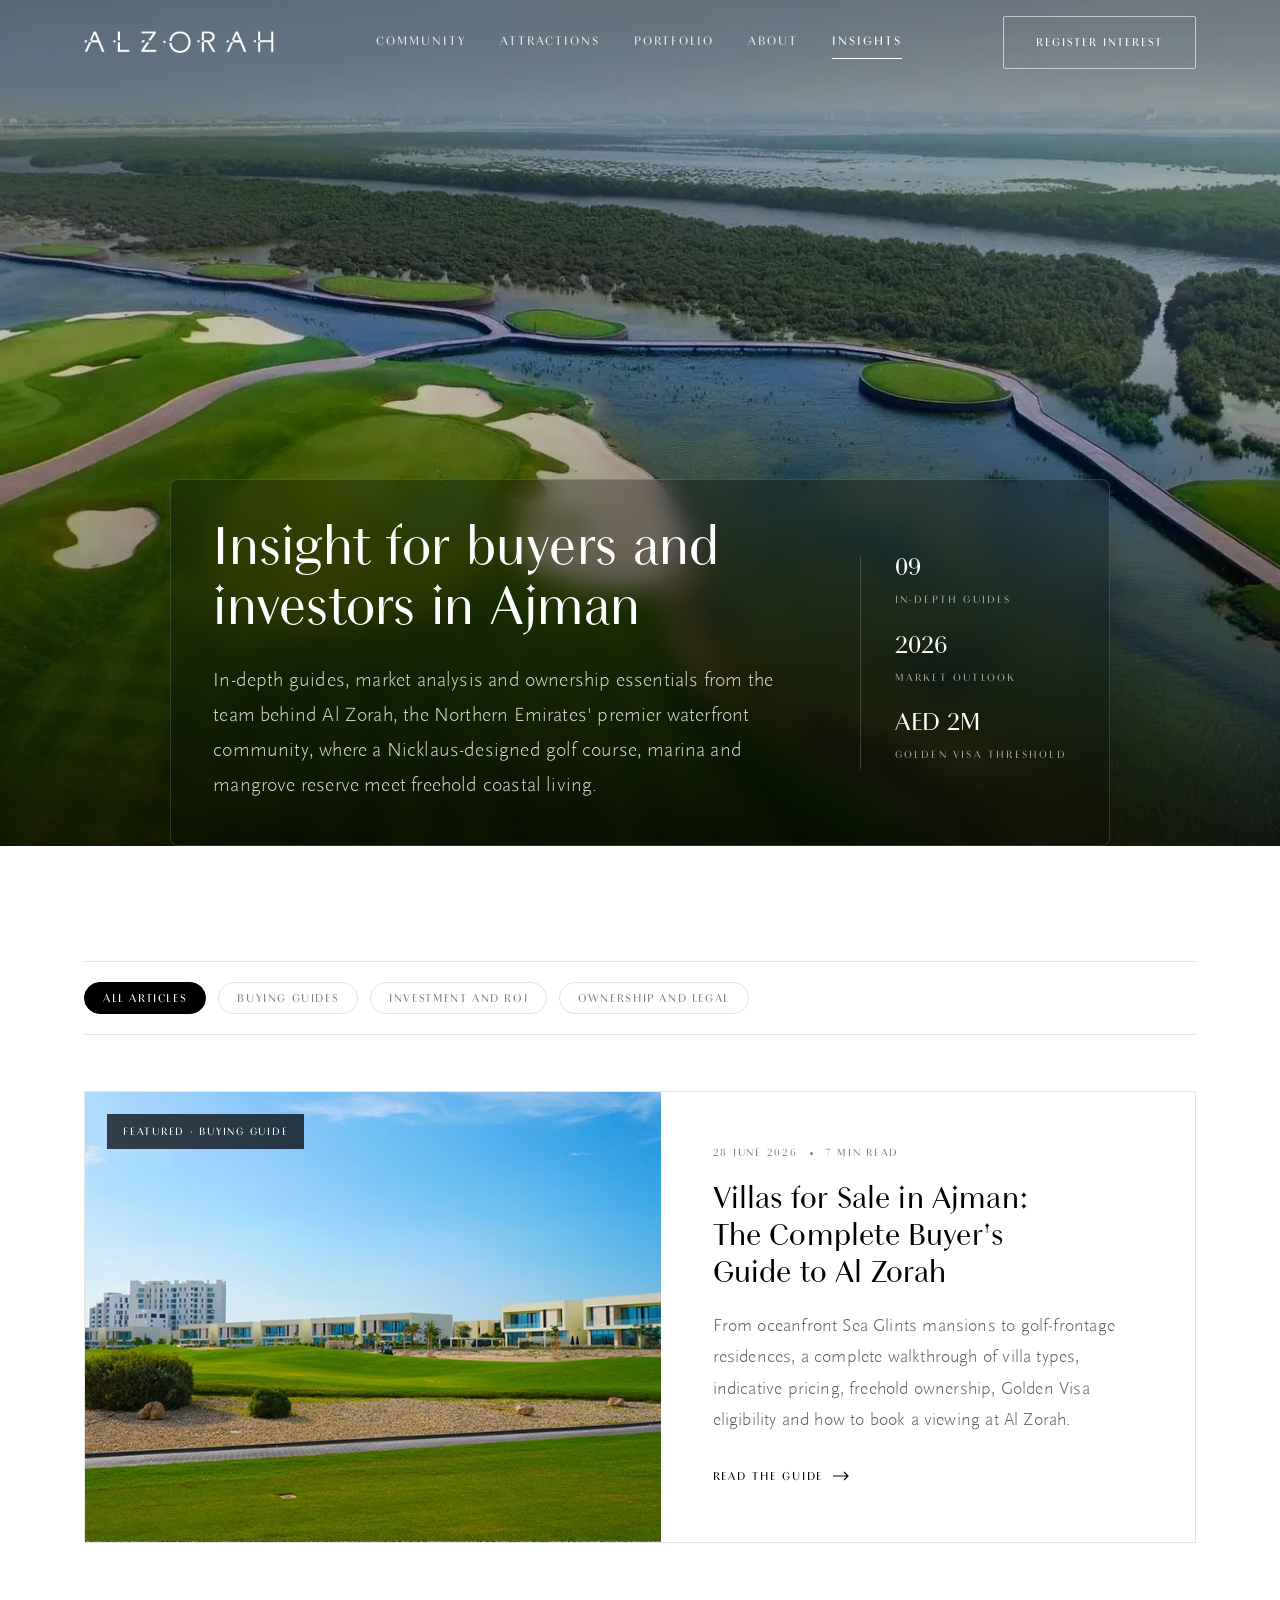
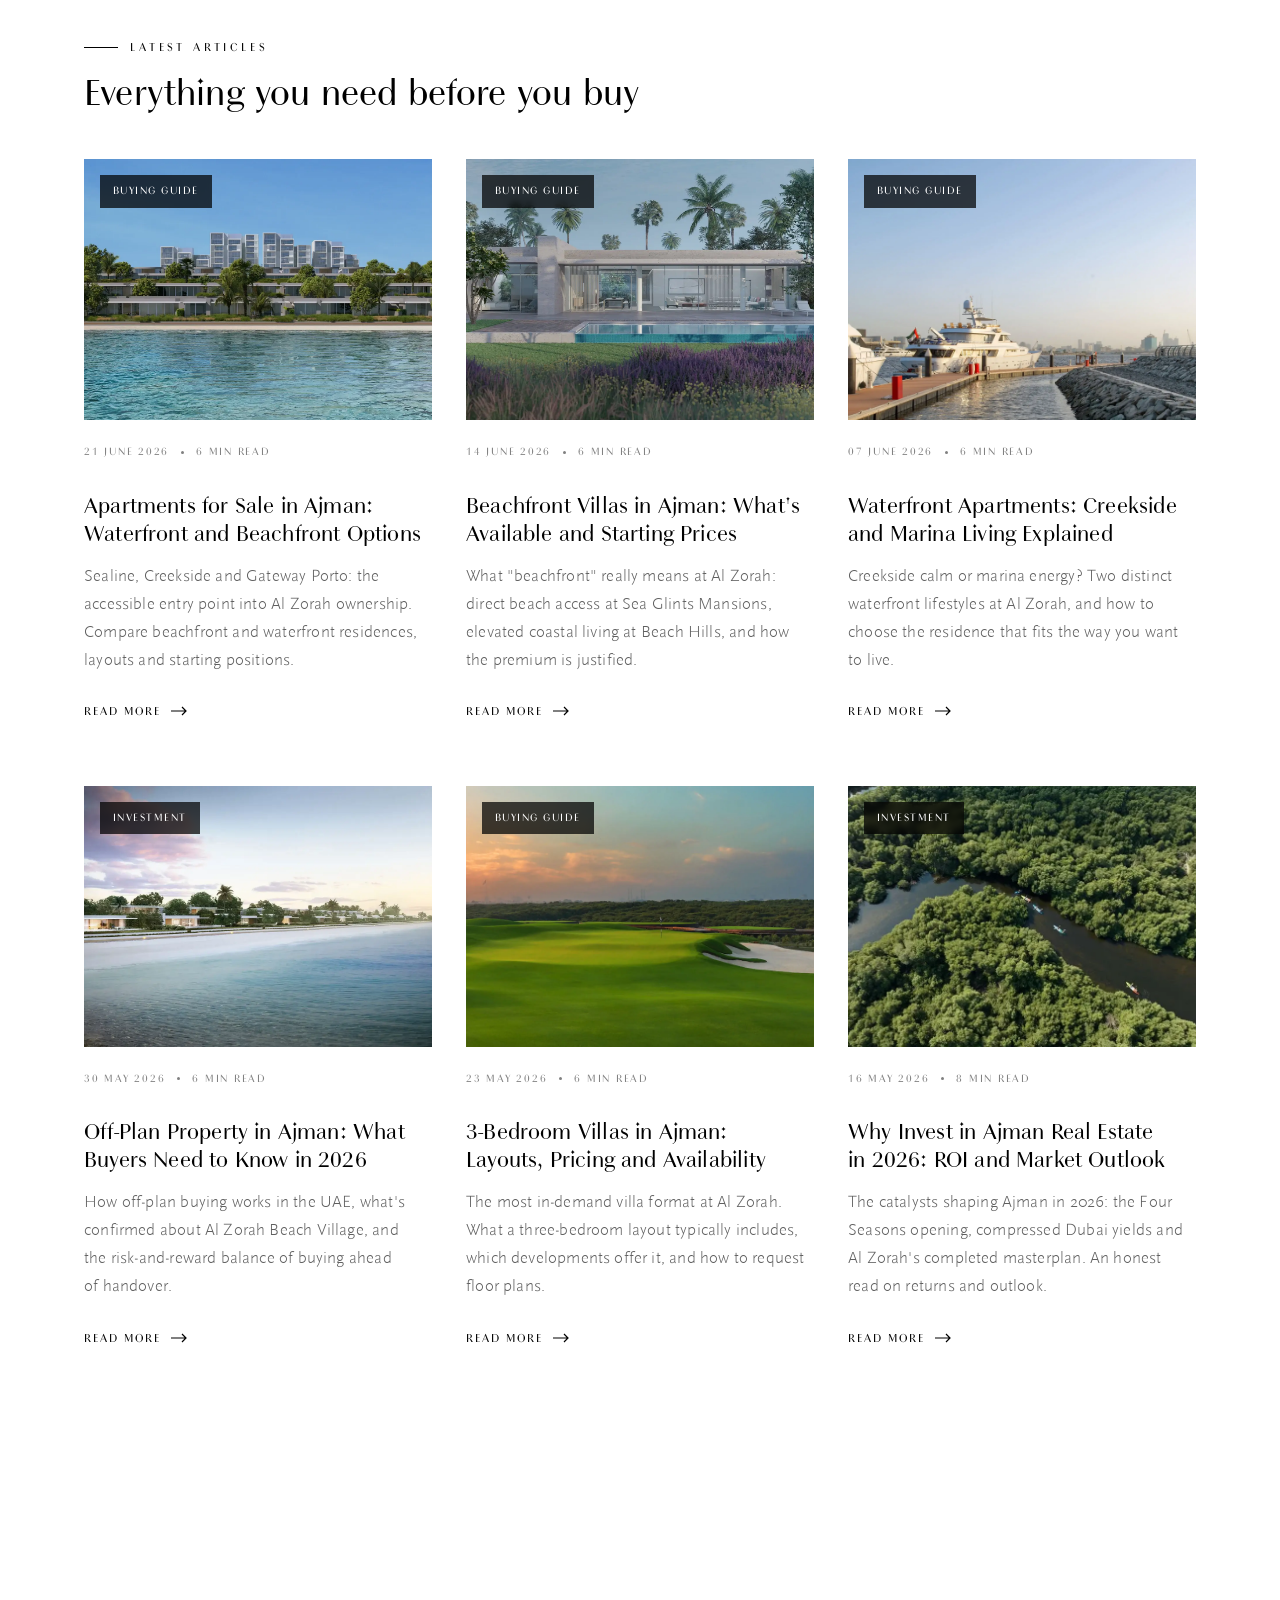
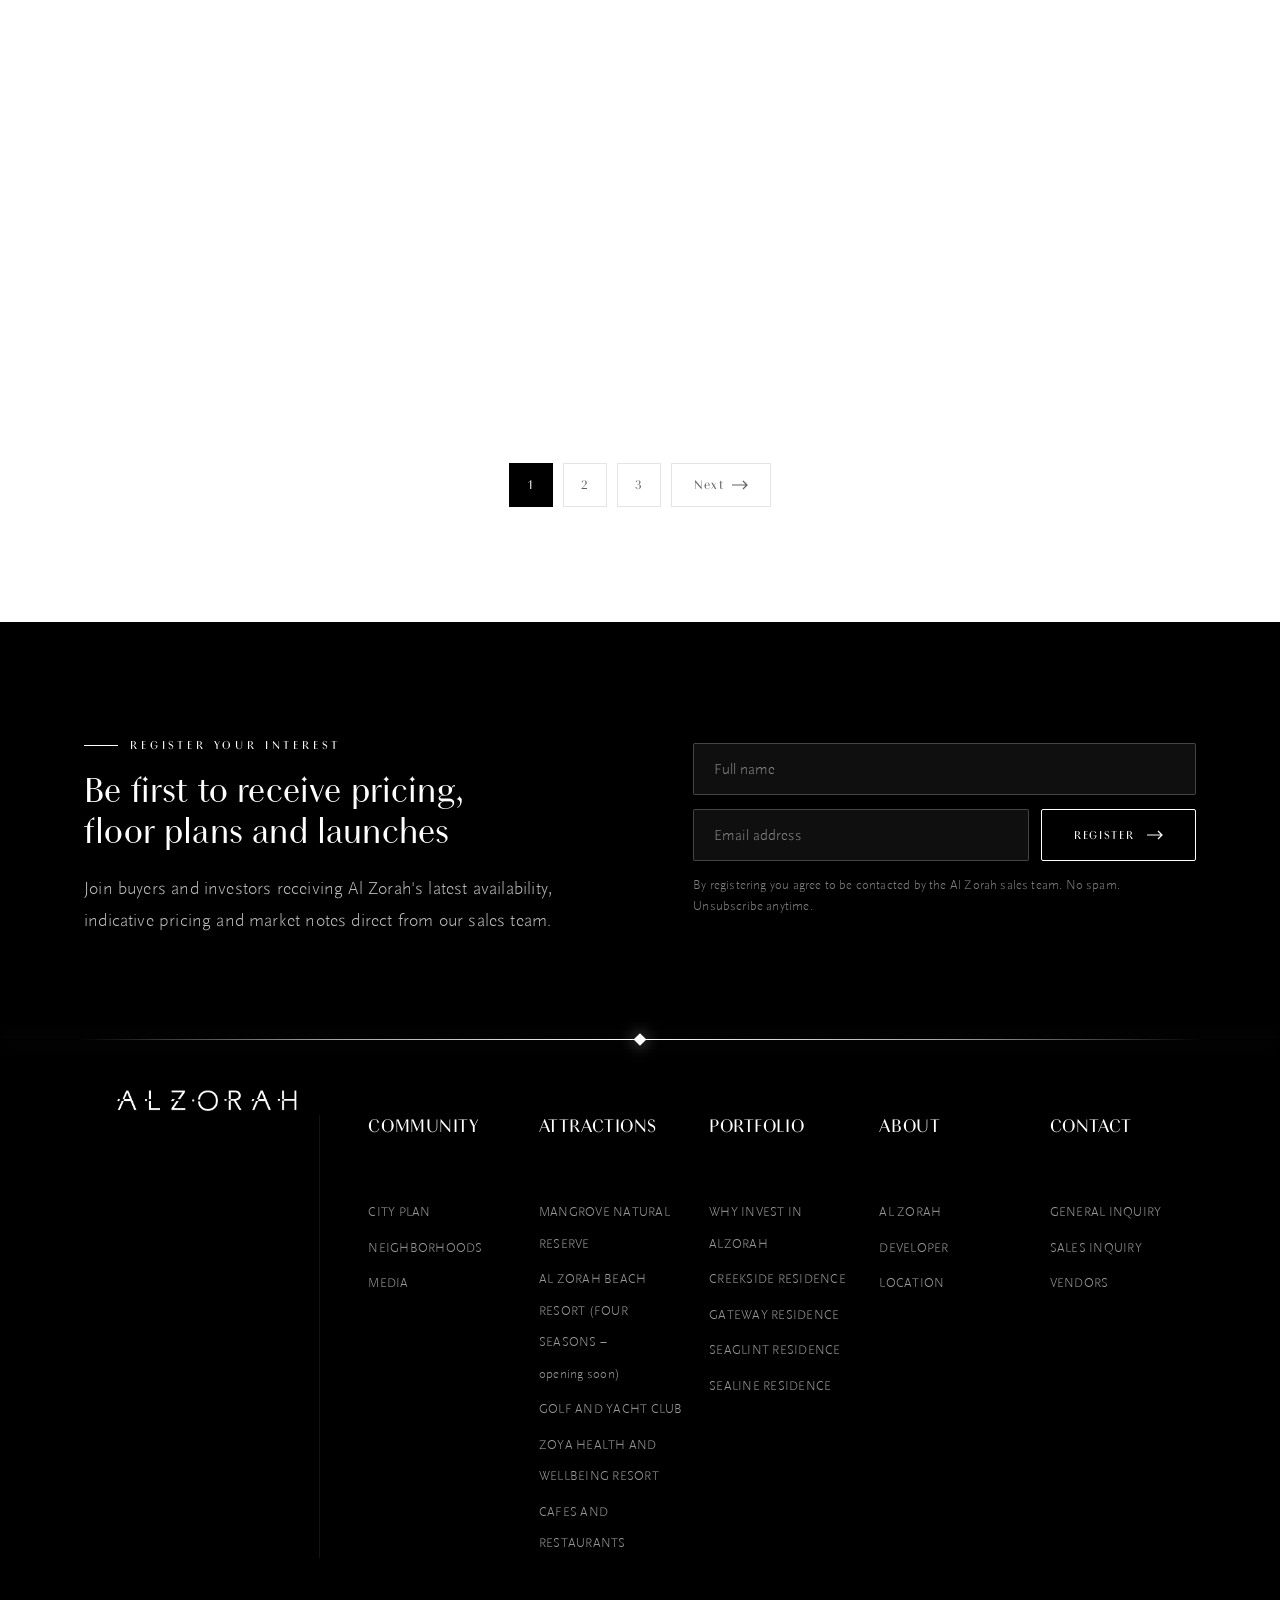
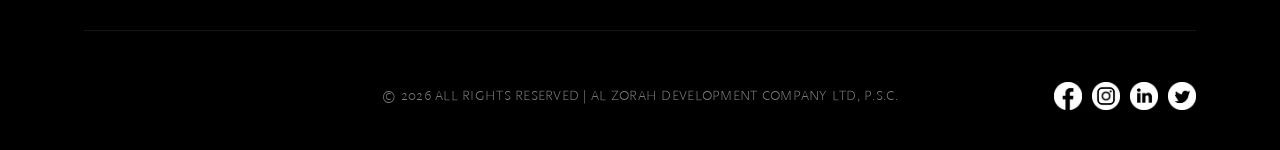
<file: index.html>
<!DOCTYPE html>
<html lang="en">
<head>
<meta charset="UTF-8">
<meta name="viewport" content="width=device-width, initial-scale=1.0">
<title>Insights & Buyer Guides | Al Zorah, Ajman</title>
<meta name="description" content="Guides, market analysis and ownership essentials for buying and investing in Al Zorah, the Northern Emirates' premier waterfront community in Ajman, UAE.">
<link rel="preconnect" href="https://alzorahcity.com">
<link rel="icon" href="assets/img/favicon.png">
<link rel="stylesheet" href="assets/css/blog.css">
<script>document.documentElement.classList.add("js")</script>
</head>
<body>

<!-- ============================ HEADER ============================ -->
<header class="site-header">
  <div class="wrap header-inner">
    <a class="brand" href="https://alzorahcity.com" aria-label="Al Zorah">
      <img src="assets/img/logo.png" alt="Al Zorah">
    </a>
    <nav class="main-nav" aria-label="Primary">
      <a href="https://alzorahcity.com/community">Community</a>
      <a href="https://alzorahcity.com/golf-club">Attractions</a>
      <a href="https://alzorahcity.com/invest">Portfolio</a>
      <a href="https://alzorahcity.com/about-us">About</a>
      <a href="index.html" aria-current="page">Insights</a>
    </nav>
    <div class="header-cta">
      <a href="#register" class="btn btn--on-dark">Register Interest</a>
      <button class="nav-toggle" aria-label="Menu" aria-expanded="false"><span></span><span></span><span></span></button>
    </div>
  </div>
</header>

<!-- ============================ HERO ============================ -->
<section class="hero">
  <img class="hero__bg" src="assets/img/hero-banner.webp" alt="Aerial view of Al Zorah, Ajman">
  <div class="wrap">
    <div class="hero__inner" data-reveal>
      <div class="hero__text">
        <h1>Insight for buyers and investors in Ajman</h1>
        <p>In-depth guides, market analysis and ownership essentials from the team behind Al Zorah, the Northern Emirates' premier waterfront community, where a Nicklaus-designed golf course, marina and mangrove reserve meet freehold coastal living.</p>
      </div>
      <div class="hero__meta">
        <div><span>09</span><small>In-depth guides</small></div>
        <div><span>2026</span><small>Market outlook</small></div>
        <div><span>AED&nbsp;2M</span><small>Golden Visa threshold</small></div>
      </div>
    </div>
  </div>
</section>

<!-- ============================ INDEX ============================ -->
<main class="section">
  <div class="wrap">

    <!-- Filter -->
    <div class="filter-bar" data-reveal>
      <button class="chip active" data-cat="all">All Articles</button>
      <button class="chip" data-cat="guides">Buying Guides</button>
      <button class="chip" data-cat="investment">Investment and ROI</button>
      <button class="chip" data-cat="legal">Ownership and Legal</button>
    </div>

    <!-- Featured -->
    <article class="featured" data-post-cat="guides" data-reveal>
      <a class="featured__media" href="blog-villas.html" aria-label="Read: Villas for Sale in Ajman">
        <span class="featured__tag">Featured · Buying Guide</span>
        <img src="assets/img/villas.jpg" alt="Luxury villas at Al Zorah, Ajman">
      </a>
      <div class="featured__body">
        <div class="post-meta">
          <span>28 June 2026</span><span class="dot"></span><span>7 min read</span>
        </div>
        <h3><a href="blog-villas.html">Villas for Sale in Ajman: The Complete Buyer's Guide to Al Zorah</a></h3>
        <p>From oceanfront Sea Glints mansions to golf-frontage residences, a complete walkthrough of villa types, indicative pricing, freehold ownership, Golden Visa eligibility and how to book a viewing at Al Zorah.</p>
        <a class="textlink" href="blog-villas.html">Read the guide
          <svg class="arrow" width="16" height="10" viewBox="0 0 16 10" fill="none"><path d="M11 1l4 4-4 4M15 5H0" stroke="currentColor" stroke-width="1.2"/></svg>
        </a>
      </div>
    </article>

    <!-- Section title -->
    <div class="section-head" data-reveal style="margin-bottom:40px">
      <span class="eyebrow">Latest Articles</span>
      <h2>Everything you need before you buy</h2>
    </div>

    <!-- Grid -->
    <div class="card-grid">

      <!-- 2. Apartments -->
      <article class="card" data-post-cat="guides" data-reveal>
        <a class="card__media" href="blog-apartments.html">
          <span class="card__tag">Buying Guide</span>
          <img src="assets/img/apartments.webp" alt="Waterfront apartments at Al Zorah">
        </a>
        <div class="post-meta"><span>21 June 2026</span><span class="dot"></span><span>6 min read</span></div>
        <h3><a href="blog-apartments.html">Apartments for Sale in Ajman: Waterfront and Beachfront Options</a></h3>
        <p>Sealine, Creekside and Gateway Porto: the accessible entry point into Al Zorah ownership. Compare beachfront and waterfront residences, layouts and starting positions.</p>
        <div class="card__foot"><a class="textlink" href="blog-apartments.html">Read more
          <svg class="arrow" width="16" height="10" viewBox="0 0 16 10" fill="none"><path d="M11 1l4 4-4 4M15 5H0" stroke="currentColor" stroke-width="1.2"/></svg></a></div>
      </article>

      <!-- 3. Beachfront villas -->
      <article class="card" data-post-cat="guides" data-reveal>
        <a class="card__media" href="blog-beachfront-villas.html">
          <span class="card__tag">Buying Guide</span>
          <img src="assets/img/beachfront.webp" alt="Beachfront villas at Al Zorah">
        </a>
        <div class="post-meta"><span>14 June 2026</span><span class="dot"></span><span>6 min read</span></div>
        <h3><a href="blog-beachfront-villas.html">Beachfront Villas in Ajman: What's Available and Starting Prices</a></h3>
        <p>What "beachfront" really means at Al Zorah: direct beach access at Sea Glints Mansions, elevated coastal living at Beach Hills, and how the premium is justified.</p>
        <div class="card__foot"><a class="textlink" href="blog-beachfront-villas.html">Read more
          <svg class="arrow" width="16" height="10" viewBox="0 0 16 10" fill="none"><path d="M11 1l4 4-4 4M15 5H0" stroke="currentColor" stroke-width="1.2"/></svg></a></div>
      </article>

      <!-- 4. Waterfront apartments -->
      <article class="card" data-post-cat="guides" data-reveal>
        <a class="card__media" href="blog-waterfront-apartments.html">
          <span class="card__tag">Buying Guide</span>
          <img src="assets/img/waterfront.webp" alt="Marina and creekside living at Al Zorah">
        </a>
        <div class="post-meta"><span>07 June 2026</span><span class="dot"></span><span>6 min read</span></div>
        <h3><a href="blog-waterfront-apartments.html">Waterfront Apartments: Creekside and Marina Living Explained</a></h3>
        <p>Creekside calm or marina energy? Two distinct waterfront lifestyles at Al Zorah, and how to choose the residence that fits the way you want to live.</p>
        <div class="card__foot"><a class="textlink" href="blog-waterfront-apartments.html">Read more
          <svg class="arrow" width="16" height="10" viewBox="0 0 16 10" fill="none"><path d="M11 1l4 4-4 4M15 5H0" stroke="currentColor" stroke-width="1.2"/></svg></a></div>
      </article>

      <!-- 5. Off-plan -->
      <article class="card" data-post-cat="investment" data-reveal>
        <a class="card__media" href="blog-off-plan.html">
          <span class="card__tag">Investment</span>
          <img src="assets/img/offplan.webp" alt="Off-plan development at Al Zorah">
        </a>
        <div class="post-meta"><span>30 May 2026</span><span class="dot"></span><span>6 min read</span></div>
        <h3><a href="blog-off-plan.html">Off-Plan Property in Ajman: What Buyers Need to Know in 2026</a></h3>
        <p>How off-plan buying works in the UAE, what's confirmed about Al Zorah Beach Village, and the risk-and-reward balance of buying ahead of handover.</p>
        <div class="card__foot"><a class="textlink" href="blog-off-plan.html">Read more
          <svg class="arrow" width="16" height="10" viewBox="0 0 16 10" fill="none"><path d="M11 1l4 4-4 4M15 5H0" stroke="currentColor" stroke-width="1.2"/></svg></a></div>
      </article>

      <!-- 6. 3-bedroom villas -->
      <article class="card" data-post-cat="guides" data-reveal>
        <a class="card__media" href="blog-3-bedroom-villas.html">
          <span class="card__tag">Buying Guide</span>
          <img src="assets/img/golf-villas.webp" alt="Golf-frontage villas at Al Zorah">
        </a>
        <div class="post-meta"><span>23 May 2026</span><span class="dot"></span><span>6 min read</span></div>
        <h3><a href="blog-3-bedroom-villas.html">3-Bedroom Villas in Ajman: Layouts, Pricing and Availability</a></h3>
        <p>The most in-demand villa format at Al Zorah. What a three-bedroom layout typically includes, which developments offer it, and how to request floor plans.</p>
        <div class="card__foot"><a class="textlink" href="blog-3-bedroom-villas.html">Read more
          <svg class="arrow" width="16" height="10" viewBox="0 0 16 10" fill="none"><path d="M11 1l4 4-4 4M15 5H0" stroke="currentColor" stroke-width="1.2"/></svg></a></div>
      </article>

      <!-- 7. Why invest -->
      <article class="card" data-post-cat="investment" data-reveal>
        <a class="card__media" href="blog-invest-ajman.html">
          <span class="card__tag">Investment</span>
          <img src="assets/img/invest.webp" alt="Al Zorah mangrove reserve and coastline">
        </a>
        <div class="post-meta"><span>16 May 2026</span><span class="dot"></span><span>8 min read</span></div>
        <h3><a href="blog-invest-ajman.html">Why Invest in Ajman Real Estate in 2026: ROI and Market Outlook</a></h3>
        <p>The catalysts shaping Ajman in 2026: the Four Seasons opening, compressed Dubai yields and Al Zorah's completed masterplan. An honest read on returns and outlook.</p>
        <div class="card__foot"><a class="textlink" href="blog-invest-ajman.html">Read more
          <svg class="arrow" width="16" height="10" viewBox="0 0 16 10" fill="none"><path d="M11 1l4 4-4 4M15 5H0" stroke="currentColor" stroke-width="1.2"/></svg></a></div>
      </article>

      <!-- 8. Ajman vs Dubai -->
      <article class="card" data-post-cat="investment" data-reveal>
        <a class="card__media" href="blog-ajman-vs-dubai.html">
          <span class="card__tag">Investment</span>
          <img src="assets/img/dubai-compare.webp" alt="Comparing Ajman and Dubai property">
        </a>
        <div class="post-meta"><span>02 May 2026</span><span class="dot"></span><span>8 min read</span></div>
        <h3><a href="blog-ajman-vs-dubai.html">Ajman vs Dubai Property: Price, Yield and Lifestyle Compared</a></h3>
        <p>Price per square foot, rental yield and lifestyle: a straight comparison of two very different markets, and which buyer profile each one actually suits.</p>
        <div class="card__foot"><a class="textlink" href="blog-ajman-vs-dubai.html">Read more
          <svg class="arrow" width="16" height="10" viewBox="0 0 16 10" fill="none"><path d="M11 1l4 4-4 4M15 5H0" stroke="currentColor" stroke-width="1.2"/></svg></a></div>
      </article>

      <!-- 9. Freehold -->
      <article class="card" data-post-cat="legal" data-reveal>
        <a class="card__media" href="blog-freehold.html">
          <span class="card__tag">Ownership and Legal</span>
          <img src="assets/img/freehold.webp" alt="Freehold ownership at Al Zorah">
        </a>
        <div class="post-meta"><span>25 April 2026</span><span class="dot"></span><span>7 min read</span></div>
        <h3><a href="blog-freehold.html">Freehold Property in Ajman: What Foreign Buyers Need to Know</a></h3>
        <p>Can foreign nationals own property in Ajman? A clear guide to freehold rights at Al Zorah, ARRA registration, required documents and Golden Visa eligibility.</p>
        <div class="card__foot"><a class="textlink" href="blog-freehold.html">Read more
          <svg class="arrow" width="16" height="10" viewBox="0 0 16 10" fill="none"><path d="M11 1l4 4-4 4M15 5H0" stroke="currentColor" stroke-width="1.2"/></svg></a></div>
      </article>

    </div>

    <!-- Pagination -->
    <nav class="pagination" aria-label="Blog pages">
      <span class="current">1</span>
      <a href="#">2</a>
      <a href="#">3</a>
      <a class="nav-arrow" href="#">Next
        <svg class="arrow" width="16" height="10" viewBox="0 0 16 10" fill="none"><path d="M11 1l4 4-4 4M15 5H0" stroke="currentColor" stroke-width="1.2"/></svg>
      </a>
    </nav>

  </div>
</main>

<!-- ============================ CTA BAND ============================ -->
<section class="cta-band" id="register">
  <img class="cta-band__bg" src="assets/img/gateway.jpg" alt="">
  <div class="wrap">
    <div data-reveal>
      <span class="eyebrow">Register Your Interest</span>
      <h2>Be first to receive pricing, floor plans and launches</h2>
      <p>Join buyers and investors receiving Al Zorah's latest availability, indicative pricing and market notes direct from our sales team.</p>
    </div>
    <form class="signup" data-reveal onsubmit="return false;" aria-label="Register interest">
      <div class="field-row">
        <input type="text" name="name" placeholder="Full name" aria-label="Full name" required>
      </div>
      <div class="field-row">
        <input type="email" name="email" placeholder="Email address" aria-label="Email address" required>
        <button type="submit" class="btn btn--accent">Register
          <svg class="arrow" width="16" height="10" viewBox="0 0 16 10" fill="none"><path d="M11 1l4 4-4 4M15 5H0" stroke="currentColor" stroke-width="1.2"/></svg>
        </button>
      </div>
      <small>By registering you agree to be contacted by the Al Zorah sales team. No spam. Unsubscribe anytime.</small>
    </form>
  </div>
</section>

<!-- ============================ FOOTER ============================ -->
<footer class="site-footer">
  <div class="wrap">
    <div class="footer-grid">
      <a class="footer-brand" href="https://alzorahcity.com" aria-label="Al Zorah">
        <img src="assets/img/logo.png" alt="Al Zorah">
      </a>
      <nav class="footer-cols" aria-label="Footer">
        <div class="footer-col">
          <h5>COMMUNITY</h5>
          <ul>
            <li><a href="https://alzorahcity.com/city-plan">CITY PLAN</a></li>
            <li><a href="https://alzorahcity.com/community">NEIGHBORHOODS</a></li>
            <li><a href="https://alzorahcity.com/media">MEDIA</a></li>
          </ul>
        </div>
        <div class="footer-col">
          <h5>ATTRACTIONS</h5>
          <ul>
            <li><a href="https://alzorahcity.com/mangrove-natural-reserve">MANGROVE NATURAL RESERVE</a></li>
            <li><a href="https://alzorahcity.com/hotels">AL ZORAH BEACH RESORT (FOUR SEASONS &ndash; opening soon)</a></li>
            <li><a href="https://alzorahcity.com/golf-club">GOLF AND YACHT CLUB</a></li>
            <li><a href="https://alzorahcity.com/zoya-health-&amp;-wellbeing-resort">ZOYA HEALTH AND WELLBEING RESORT</a></li>
            <li><a href="https://alzorahcity.com/restaurant">CAFES AND RESTAURANTS</a></li>
          </ul>
        </div>
        <div class="footer-col">
          <h5>PORTFOLIO</h5>
          <ul>
            <li><a href="https://alzorahcity.com/invest">WHY INVEST IN ALZORAH</a></li>
            <li><a href="https://alzorahcity.com/creekside_residence">CREEKSIDE RESIDENCE</a></li>
            <li><a href="https://alzorahcity.com/gateway-porto-al-zorah">GATEWAY RESIDENCE</a></li>
            <li><a href="https://alzorahcity.com/seaglint">SEAGLINT RESIDENCE</a></li>
            <li><a href="https://alzorahcity.com/sealine-residence">SEALINE RESIDENCE</a></li>
          </ul>
        </div>
        <div class="footer-col">
          <h5>ABOUT</h5>
          <ul>
            <li><a href="https://alzorahcity.com/about-us">AL ZORAH</a></li>
            <li><a href="https://alzorahcity.com/developer">DEVELOPER</a></li>
            <li><a href="https://alzorahcity.com/location">LOCATION</a></li>
          </ul>
        </div>
        <div class="footer-col">
          <h5>CONTACT</h5>
          <ul>
            <li><a href="#register">GENERAL INQUIRY</a></li>
            <li><a href="#register">SALES INQUIRY</a></li>
            <li><a href="#register">VENDORS</a></li>
          </ul>
        </div>
      </nav>
    </div>
    <div class="footer-bottom">
      <p class="copyright">&copy; <span data-year>2026</span> ALL RIGHTS RESERVED | AL ZORAH DEVELOPMENT COMPANY LTD, P.S.C.</p>
      <div class="footer-social">
        <a href="https://www.facebook.com/AlZorah" aria-label="Facebook"><img src="assets/img/social/facebook.png" alt=""></a>
        <a href="https://www.instagram.com/alzorah/" aria-label="Instagram"><img src="assets/img/social/instagram.png" alt=""></a>
        <a href="https://www.linkedin.com/company/al-zorah-development-private-company" aria-label="LinkedIn"><img src="assets/img/social/linkedin-1.png" alt=""></a>
        <a href="https://twitter.com/AlZorahUAE" aria-label="X"><img src="assets/img/social/twitter.png" alt=""></a>
      </div>
    </div>
  </div>
</footer>

<script src="assets/js/blog.js"></script>
</body>
</html>
</file>
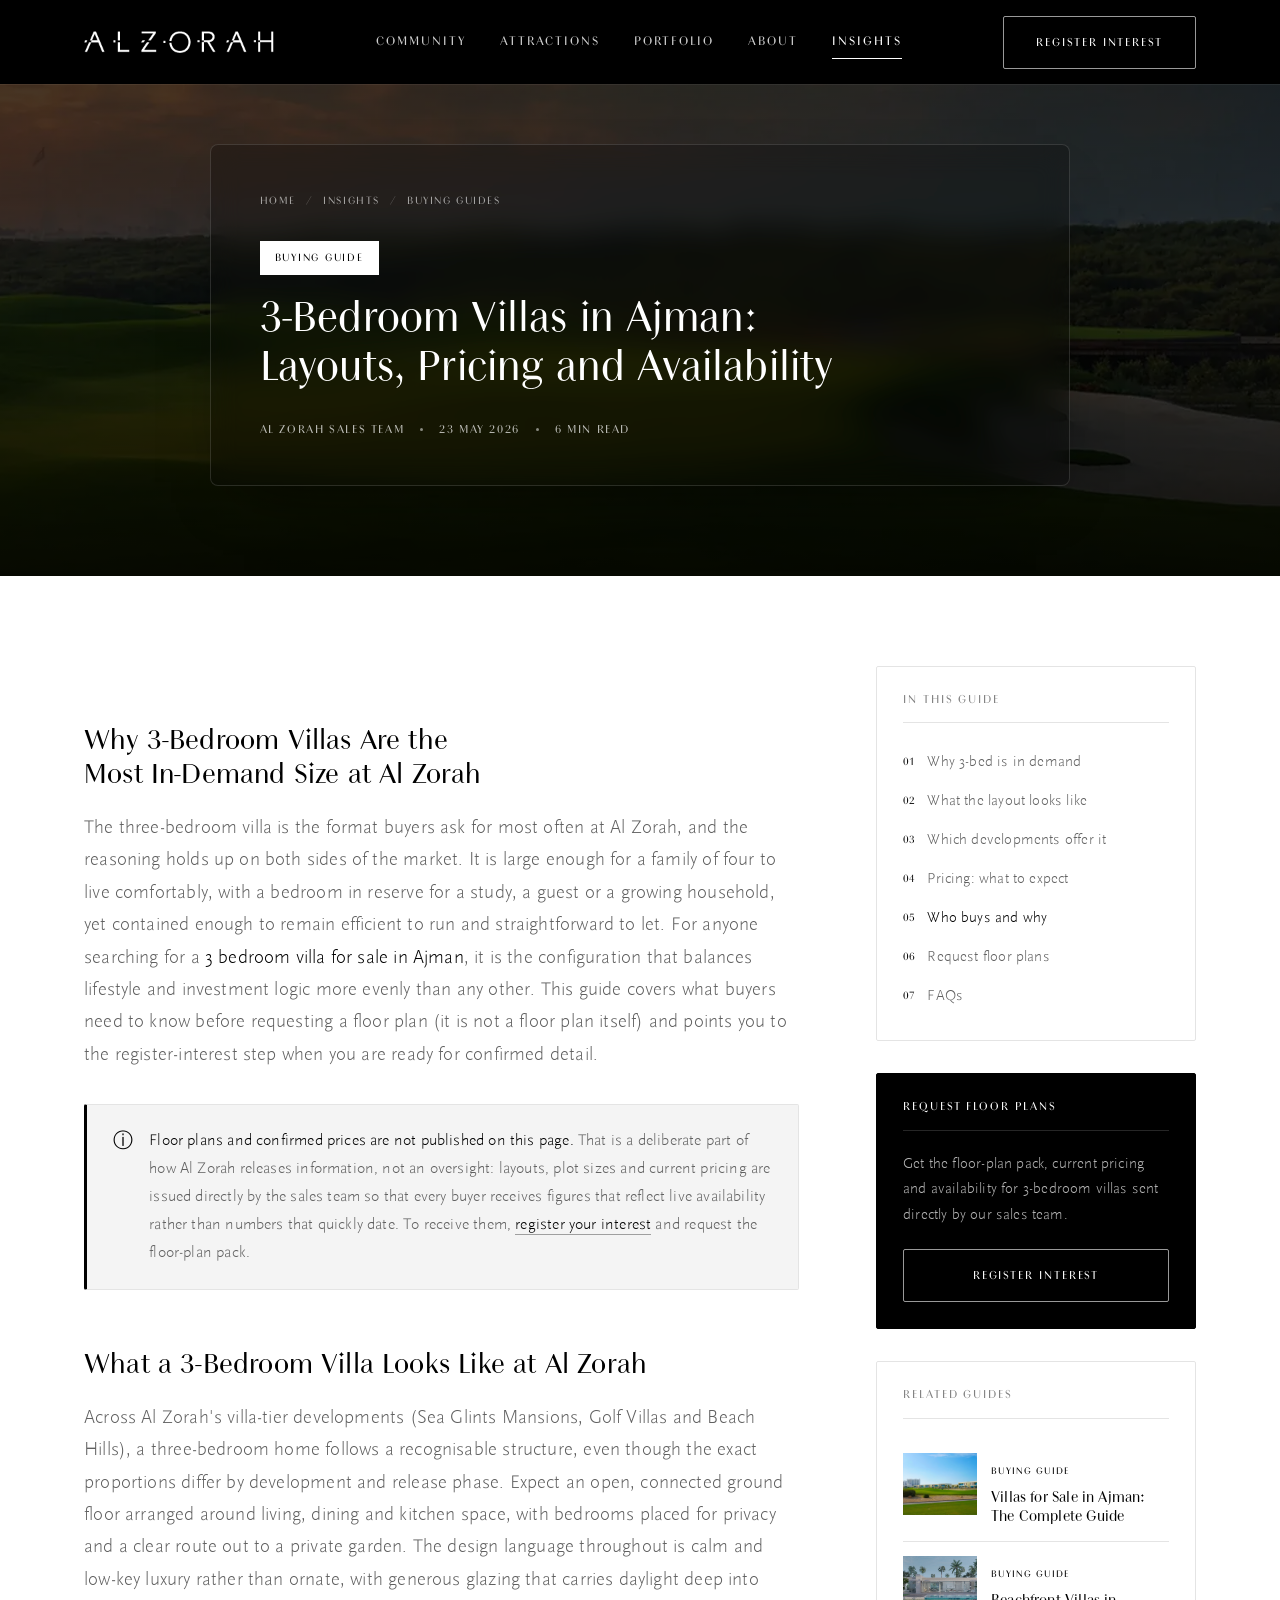
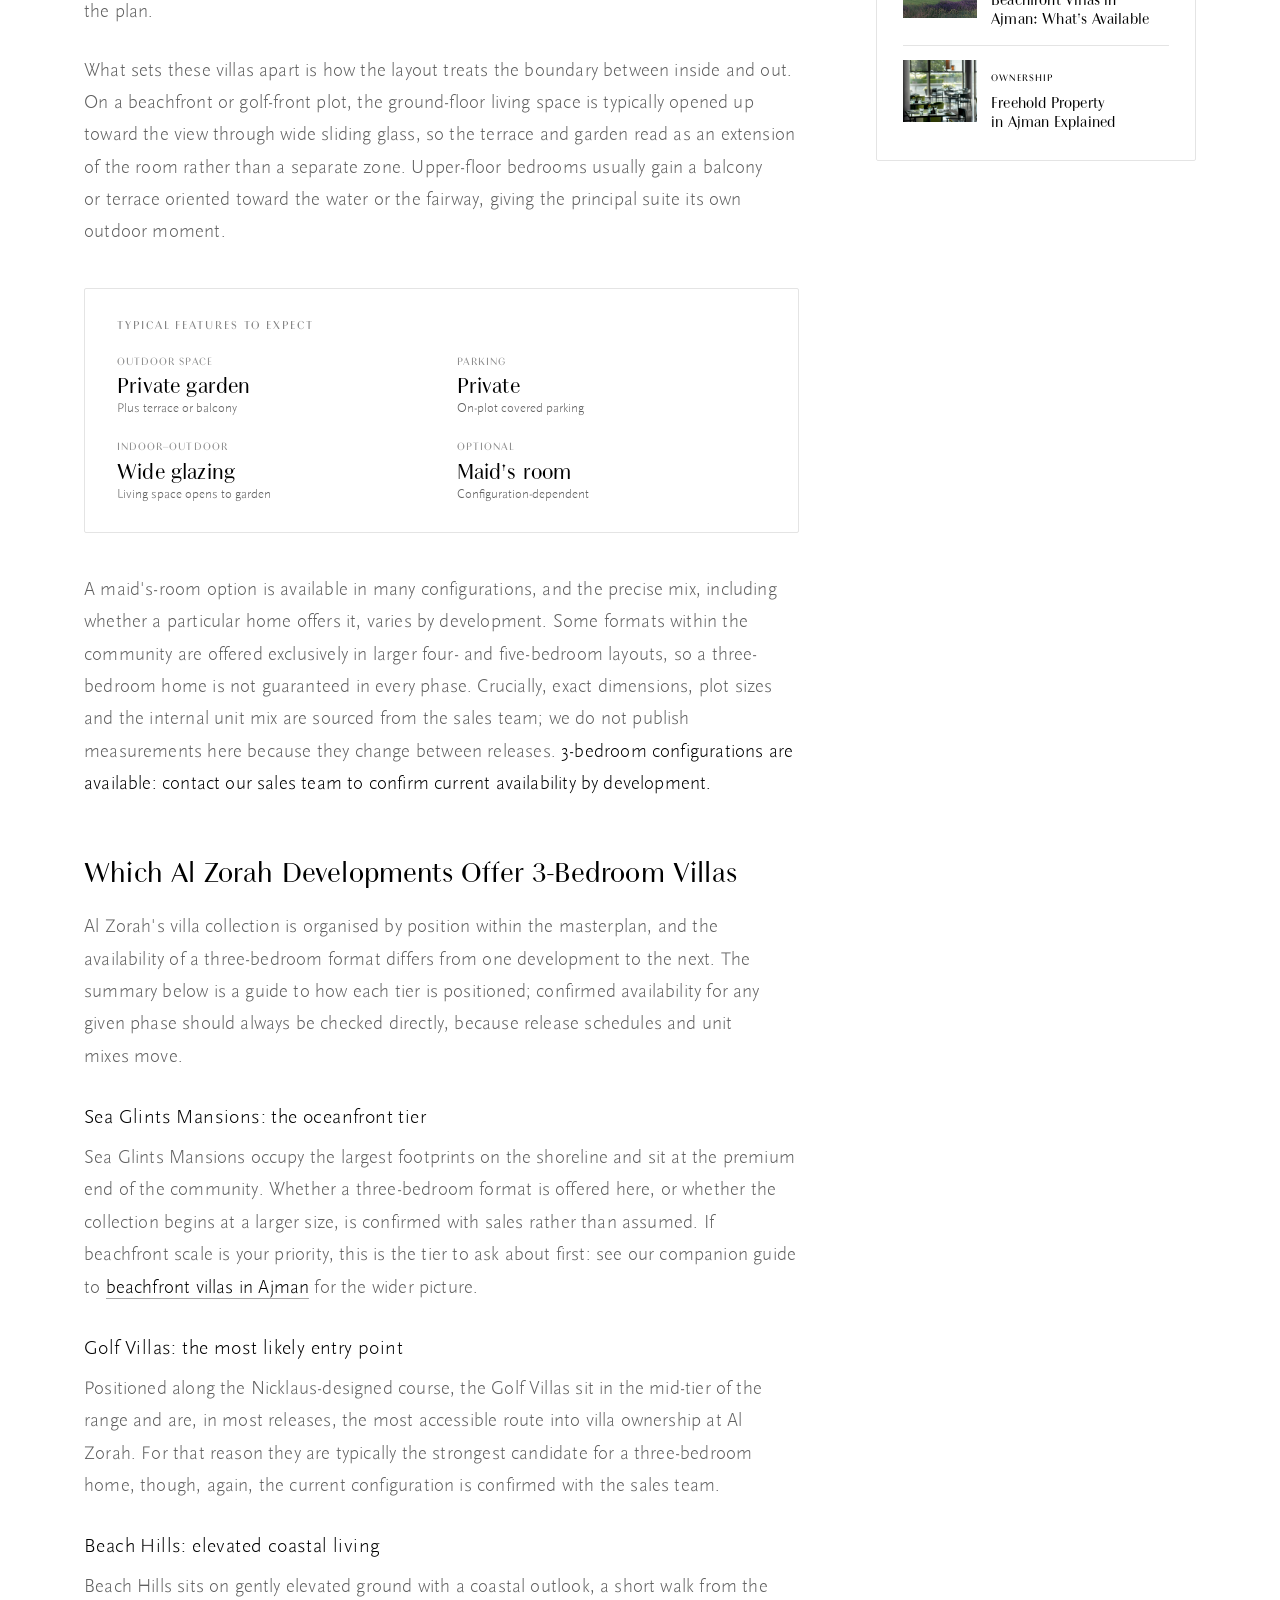
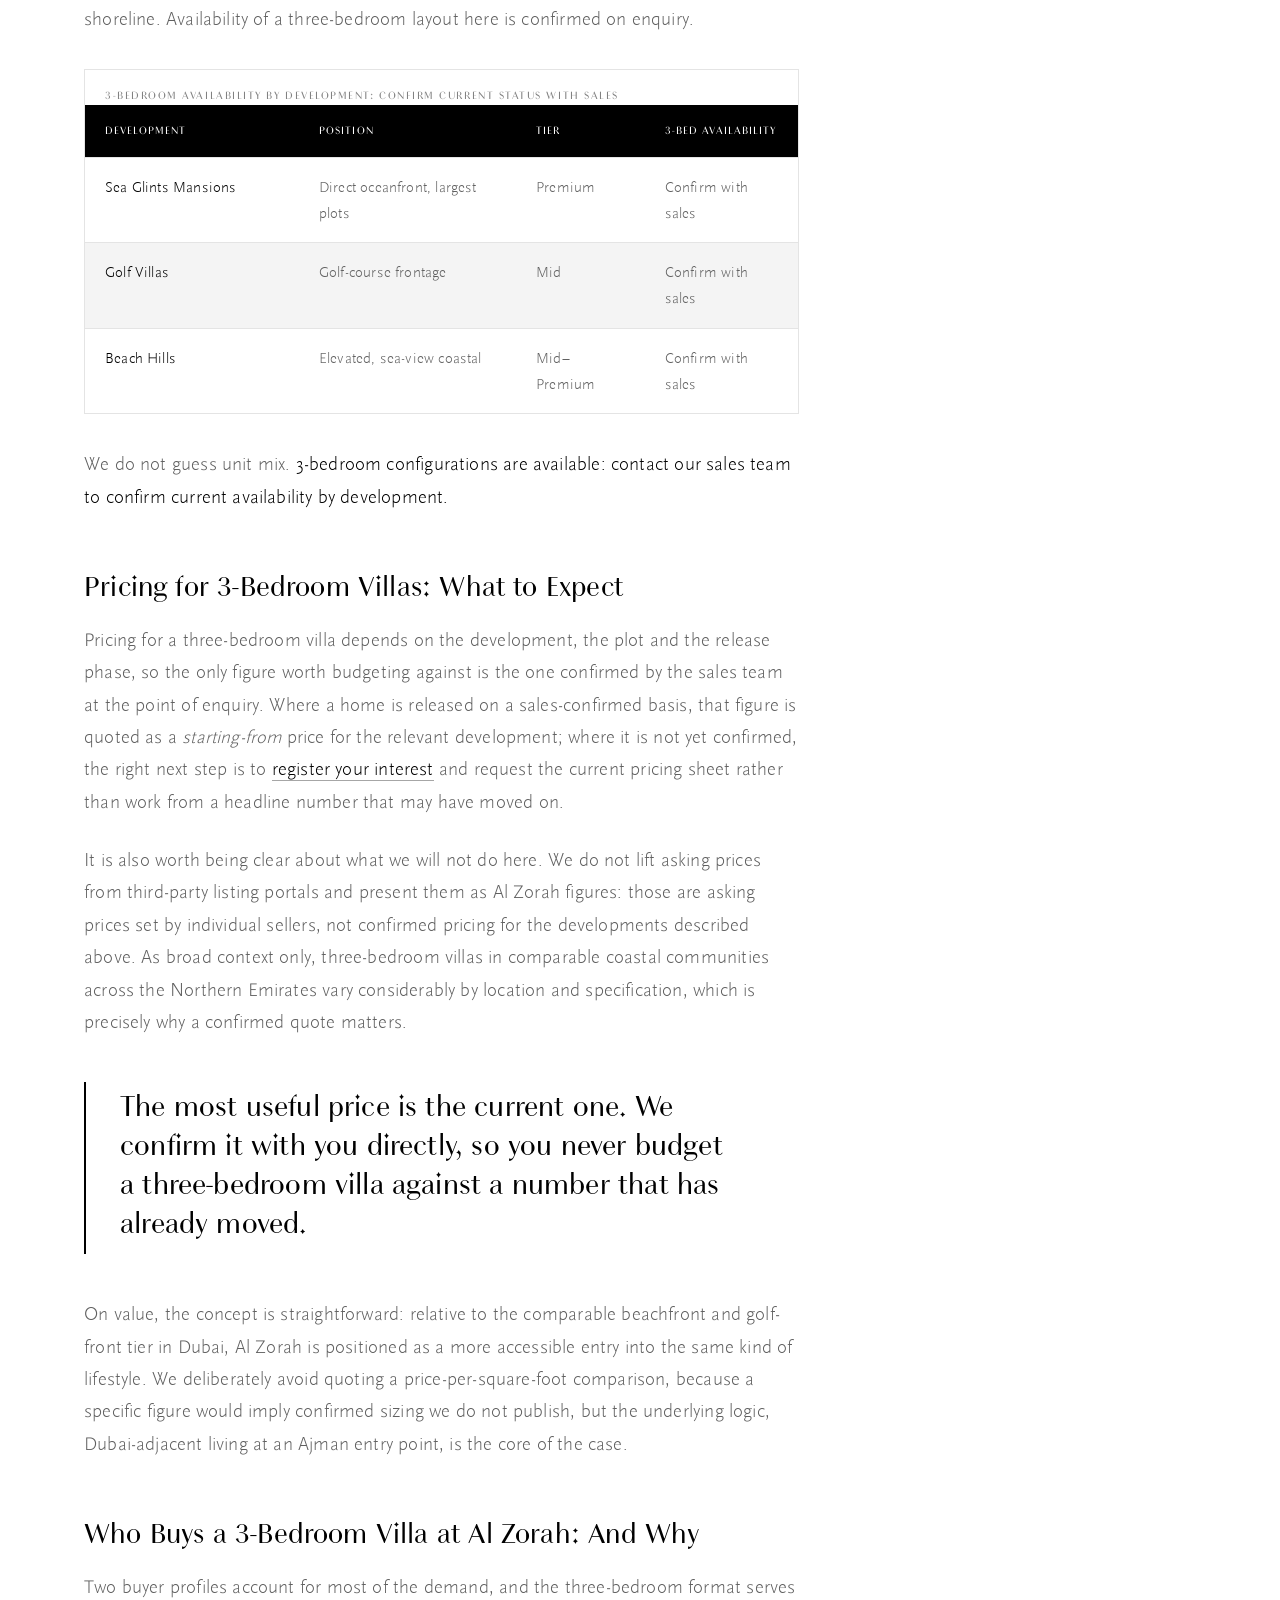
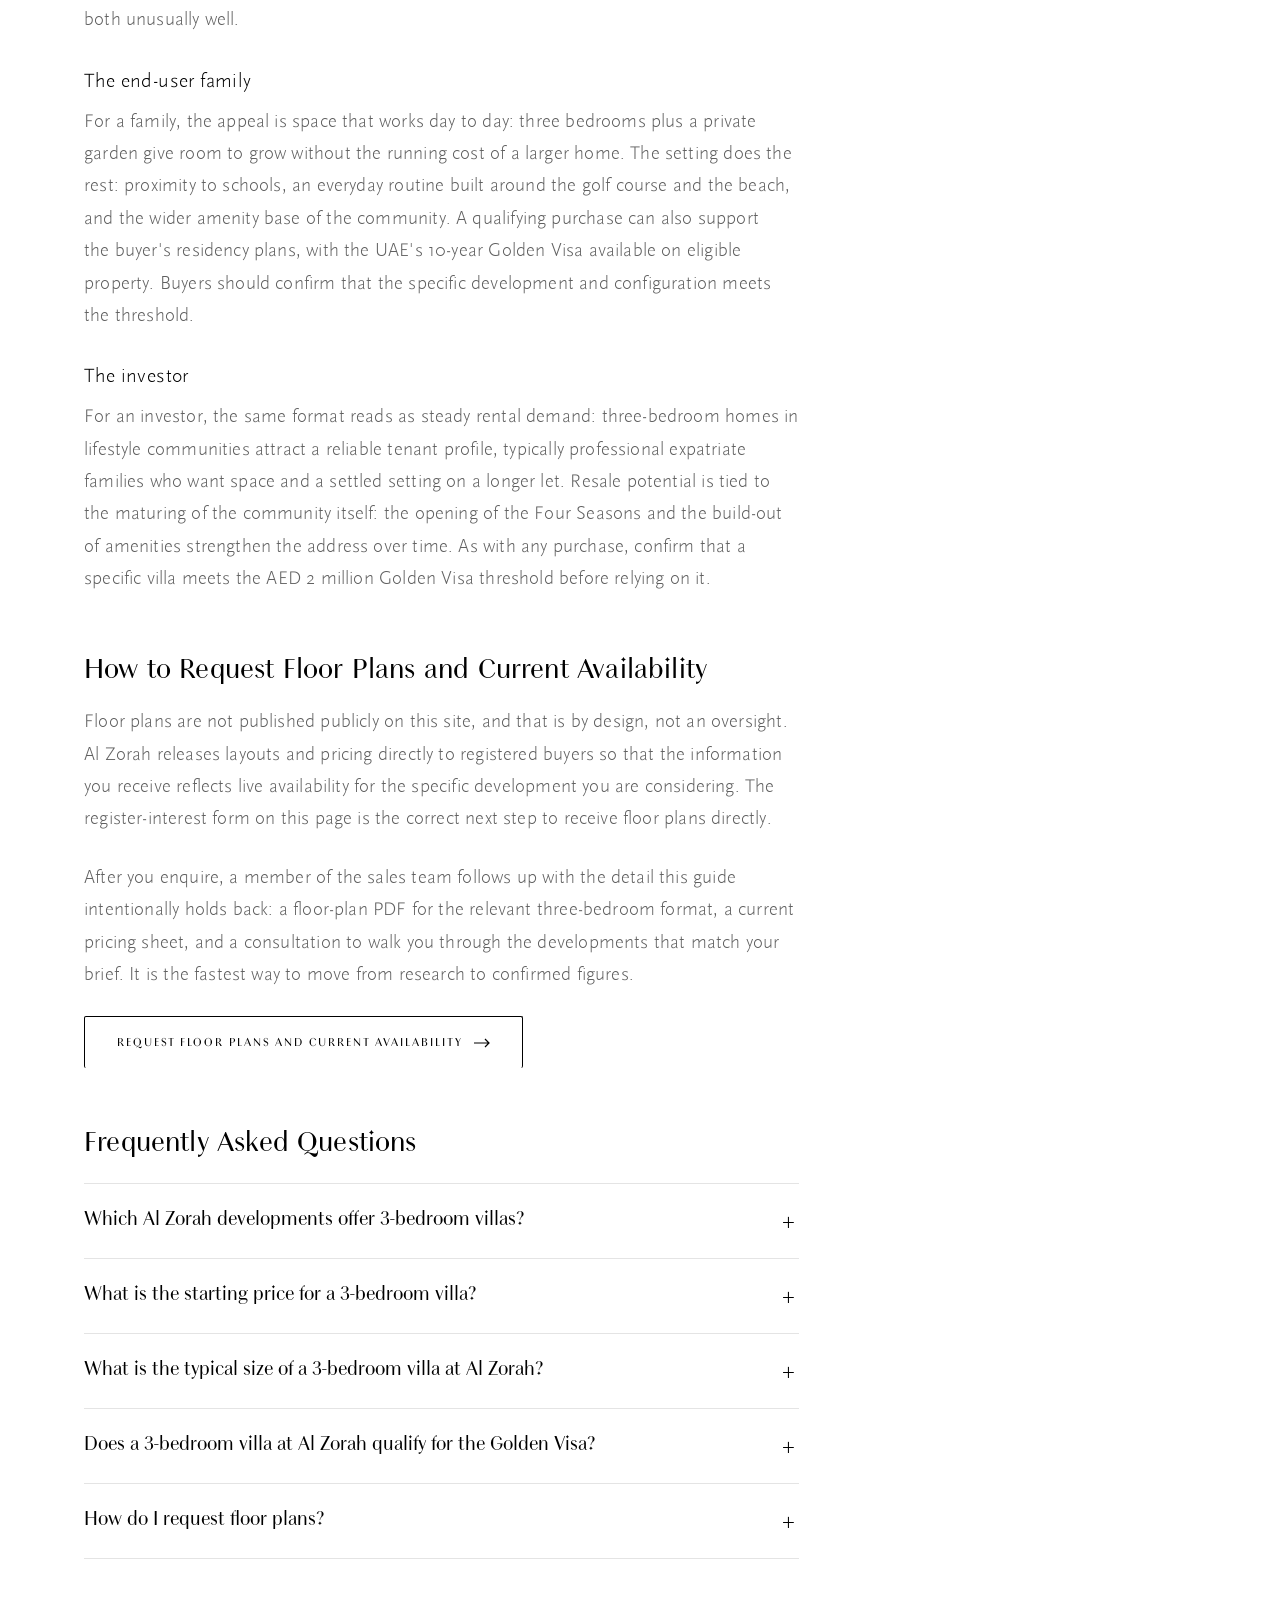
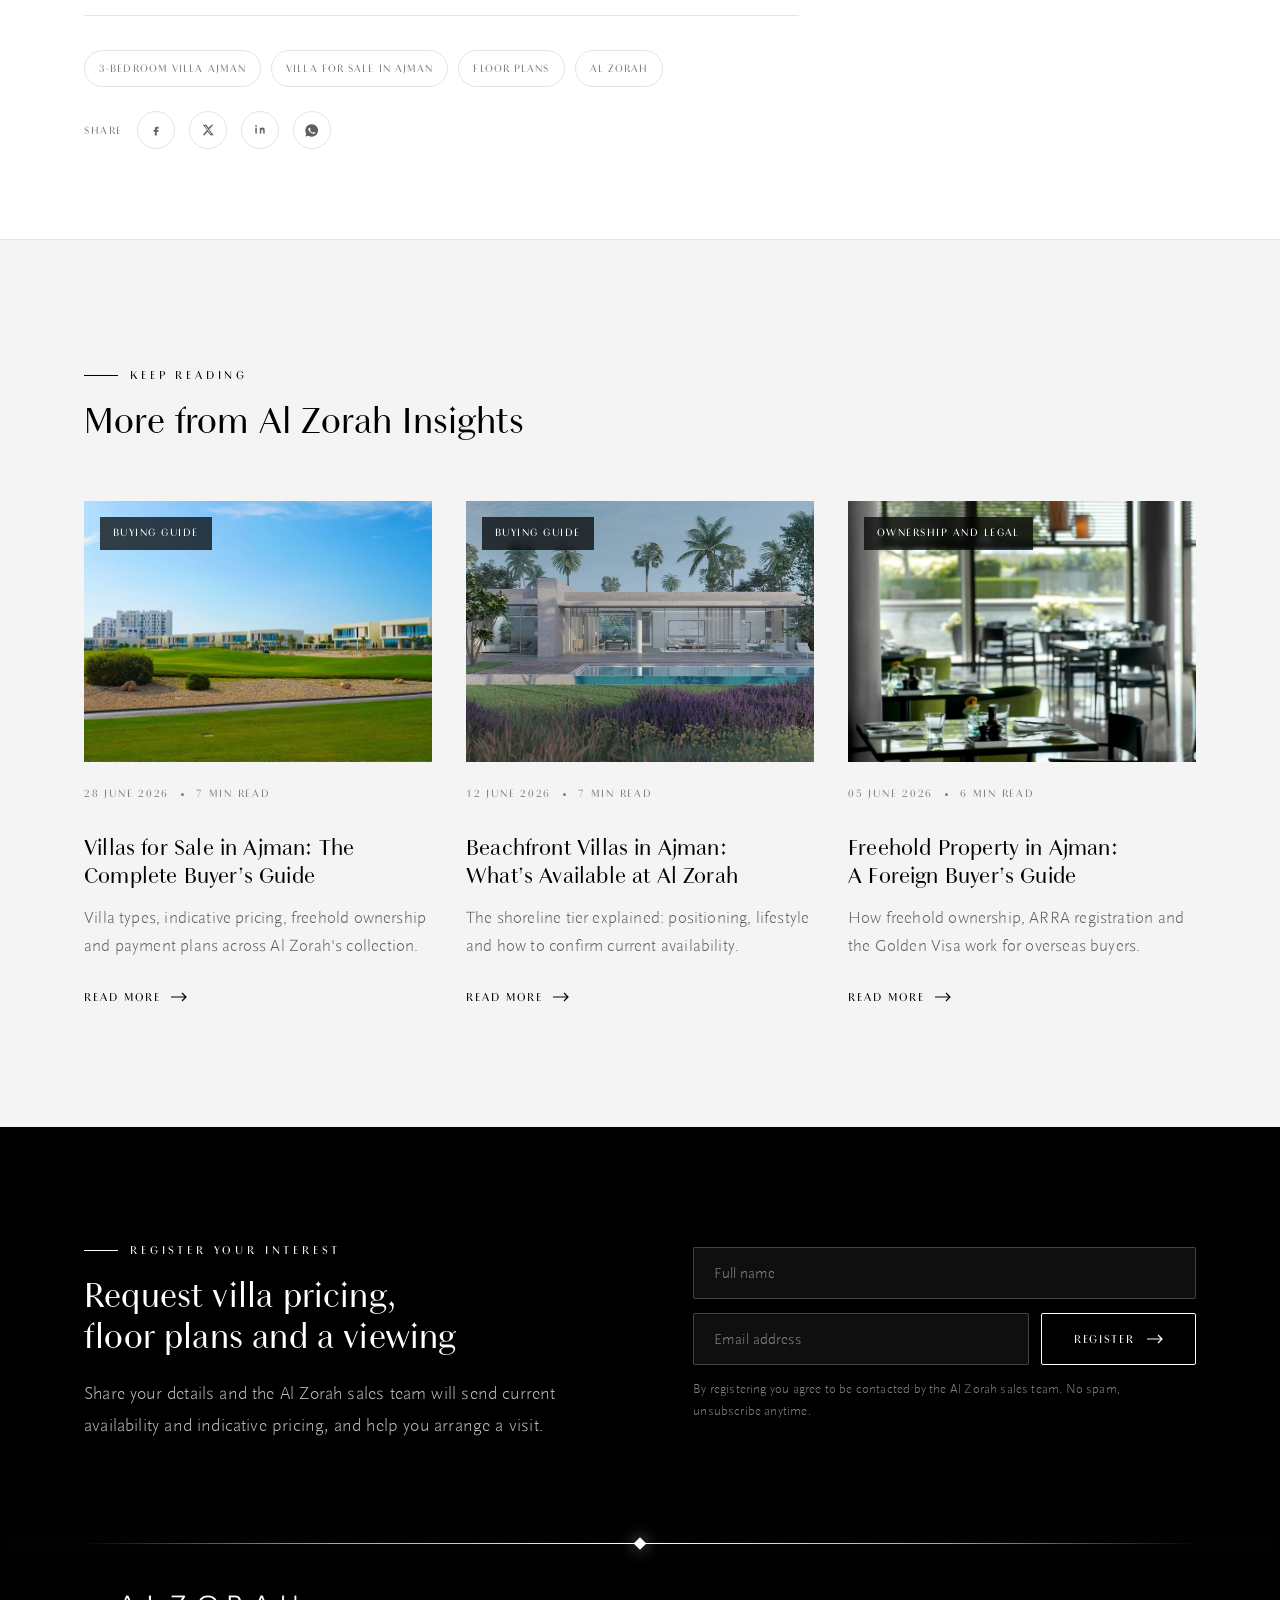
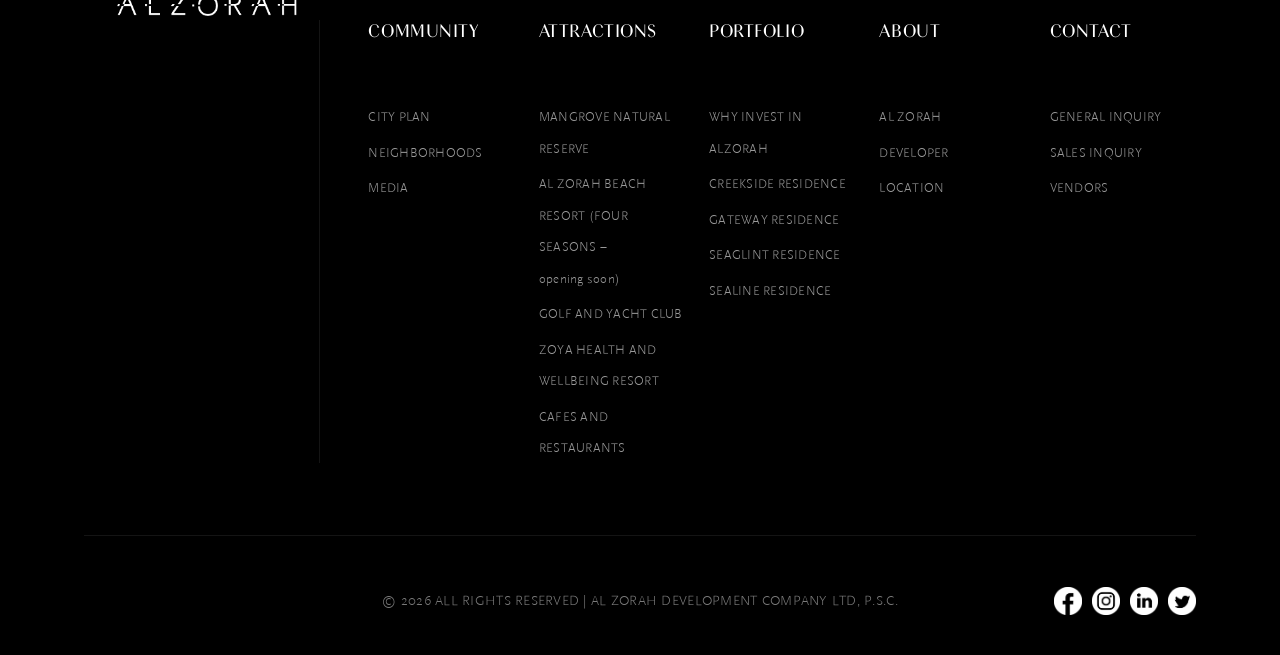
<file: blog-3-bedroom-villas.html>
<!DOCTYPE html>
<html lang="en">
<head>
<meta charset="UTF-8">
<meta name="viewport" content="width=device-width, initial-scale=1.0">
<title>3-Bedroom Villas in Ajman: Layouts, Pricing and Availability | Al Zorah</title>
<meta name="description" content="A practical guide to 3-bedroom villas in Ajman at Al Zorah: what the layout typically includes, which developments offer them, what to expect on pricing, and how to request floor plans.">
<link rel="preconnect" href="https://alzorahcity.com">
<link rel="icon" href="assets/img/favicon.png">
<link rel="stylesheet" href="assets/css/blog.css">
<script>document.documentElement.classList.add("js")</script>
</head>
<body>

<!-- ============================ HEADER ============================ -->
<header class="site-header always-solid">
  <div class="wrap header-inner">
    <a class="brand" href="https://alzorahcity.com" aria-label="Al Zorah">
      <img src="assets/img/logo.png" alt="Al Zorah">
    </a>
    <nav class="main-nav" aria-label="Primary">
      <a href="https://alzorahcity.com/community">Community</a>
      <a href="https://alzorahcity.com/golf-club">Attractions</a>
      <a href="https://alzorahcity.com/invest">Portfolio</a>
      <a href="https://alzorahcity.com/about-us">About</a>
      <a href="index.html" aria-current="page">Insights</a>
    </nav>
    <div class="header-cta">
      <a href="#register" class="btn btn--on-dark">Register Interest</a>
      <button class="nav-toggle" aria-label="Menu" aria-expanded="false"><span></span><span></span><span></span></button>
    </div>
  </div>
</header>

<!-- ============================ ARTICLE HERO ============================ -->
<section class="article-hero">
  <img class="article-hero__bg" src="assets/img/golf-villas.webp" alt="Three-bedroom golf-front villas at Al Zorah, Ajman">
  <div class="wrap">
    <nav class="breadcrumb" aria-label="Breadcrumb">
      <a href="https://alzorahcity.com">Home</a><span class="sep">/</span>
      <a href="index.html">Insights</a><span class="sep">/</span>
      <a href="index.html">Buying Guides</a>
    </nav>
    <span class="tag-pill">Buying Guide</span>
    <h1>3-Bedroom Villas in Ajman: Layouts, Pricing and Availability</h1>
    <div class="article-meta">
      <div class="author-chip">
        <span>Al Zorah Sales Team</span>
      </div>
      <span class="dot"></span>
      <span>23 May 2026</span>
      <span class="dot"></span>
      <span>6 min read</span>
    </div>
  </div>
</section>

<!-- ============================ ARTICLE BODY ============================ -->
<div class="wrap">
  <div class="article-layout">

    <!-- MAIN -->
    <article class="prose">

      <!-- Intro -->
      <section id="threebed-intro">
        <h2>Why 3-Bedroom Villas Are the Most In-Demand Size at Al Zorah</h2>
        <p>The three-bedroom villa is the format buyers ask for most often at Al Zorah, and the reasoning holds up on both sides of the market. It is large enough for a family of four to live comfortably, with a bedroom in reserve for a study, a guest or a growing household, yet contained enough to remain efficient to run and straightforward to let. For anyone searching for a <strong>3 bedroom villa for sale in Ajman</strong>, it is the configuration that balances lifestyle and investment logic more evenly than any other. This guide covers what buyers need to know before requesting a floor plan (it is not a floor plan itself) and points you to the register-interest step when you are ready for confirmed detail.</p>

        <div class="note">
          <span class="note__icon">&#9432;</span>
          <p><strong>Floor plans and confirmed prices are not published on this page.</strong> That is a deliberate part of how Al Zorah releases information, not an oversight: layouts, plot sizes and current pricing are issued directly by the sales team so that every buyer receives figures that reflect live availability rather than numbers that quickly date. To receive them, <a href="#register">register your interest</a> and request the floor-plan pack.</p>
        </div>
      </section>

      <!-- What it looks like -->
      <section>
        <h2 id="what-it-looks-like">What a 3-Bedroom Villa Looks Like at Al Zorah</h2>
        <p>Across Al Zorah's villa-tier developments (Sea Glints Mansions, Golf Villas and Beach Hills), a three-bedroom home follows a recognisable structure, even though the exact proportions differ by development and release phase. Expect an open, connected ground floor arranged around living, dining and kitchen space, with bedrooms placed for privacy and a clear route out to a private garden. The design language throughout is calm and low-key luxury rather than ornate, with generous glazing that carries daylight deep into the plan.</p>

        <p>What sets these villas apart is how the layout treats the boundary between inside and out. On a beachfront or golf-front plot, the ground-floor living space is typically opened up toward the view through wide sliding glass, so the terrace and garden read as an extension of the room rather than a separate zone. Upper-floor bedrooms usually gain a balcony or terrace oriented toward the water or the fairway, giving the principal suite its own outdoor moment.</p>

        <div class="keyfacts">
          <h4>Typical features to expect</h4>
          <dl>
            <div><dt>Outdoor space</dt><dd>Private garden<small>Plus terrace or balcony</small></dd></div>
            <div><dt>Parking</dt><dd>Private<small>On-plot covered parking</small></dd></div>
            <div><dt>Indoor–outdoor</dt><dd>Wide glazing<small>Living space opens to garden</small></dd></div>
            <div><dt>Optional</dt><dd>Maid's room<small>Configuration-dependent</small></dd></div>
          </dl>
        </div>

        <p>A maid's-room option is available in many configurations, and the precise mix, including whether a particular home offers it, varies by development. Some formats within the community are offered exclusively in larger four- and five-bedroom layouts, so a three-bedroom home is not guaranteed in every phase. Crucially, exact dimensions, plot sizes and the internal unit mix are sourced from the sales team; we do not publish measurements here because they change between releases. <strong>3-bedroom configurations are available: contact our sales team to confirm current availability by development.</strong></p>
      </section>

      <!-- Which developments -->
      <section>
        <h2 id="which-developments">Which Al Zorah Developments Offer 3-Bedroom Villas</h2>
        <p>Al Zorah's villa collection is organised by position within the masterplan, and the availability of a three-bedroom format differs from one development to the next. The summary below is a guide to how each tier is positioned; confirmed availability for any given phase should always be checked directly, because release schedules and unit mixes move.</p>

        <h3>Sea Glints Mansions: the oceanfront tier</h3>
        <p>Sea Glints Mansions occupy the largest footprints on the shoreline and sit at the premium end of the community. Whether a three-bedroom format is offered here, or whether the collection begins at a larger size, is confirmed with sales rather than assumed. If beachfront scale is your priority, this is the tier to ask about first: see our companion guide to <a href="blog-beachfront-villas.html">beachfront villas in Ajman</a> for the wider picture.</p>

        <h3>Golf Villas: the most likely entry point</h3>
        <p>Positioned along the Nicklaus-designed course, the Golf Villas sit in the mid-tier of the range and are, in most releases, the most accessible route into villa ownership at Al Zorah. For that reason they are typically the strongest candidate for a three-bedroom home, though, again, the current configuration is confirmed with the sales team.</p>

        <h3>Beach Hills: elevated coastal living</h3>
        <p>Beach Hills sits on gently elevated ground with a coastal outlook, a short walk from the shoreline. Availability of a three-bedroom layout here is confirmed on enquiry.</p>

        <div class="table-wrap">
          <table class="compare-table">
            <caption>3-bedroom availability by development: confirm current status with sales</caption>
            <thead>
              <tr><th>Development</th><th>Position</th><th>Tier</th><th>3-bed availability</th></tr>
            </thead>
            <tbody>
              <tr><th>Sea Glints Mansions</th><td>Direct oceanfront, largest plots</td><td>Premium</td><td>Confirm with sales</td></tr>
              <tr><th>Golf Villas</th><td>Golf-course frontage</td><td>Mid</td><td>Confirm with sales</td></tr>
              <tr><th>Beach Hills</th><td>Elevated, sea-view coastal</td><td>Mid–Premium</td><td>Confirm with sales</td></tr>
            </tbody>
          </table>
        </div>
        <p>We do not guess unit mix. <strong>3-bedroom configurations are available: contact our sales team to confirm current availability by development.</strong></p>
      </section>

      <!-- Pricing -->
      <section>
        <h2 id="pricing">Pricing for 3-Bedroom Villas: What to Expect</h2>
        <p>Pricing for a three-bedroom villa depends on the development, the plot and the release phase, so the only figure worth budgeting against is the one confirmed by the sales team at the point of enquiry. Where a home is released on a sales-confirmed basis, that figure is quoted as a <em>starting-from</em> price for the relevant development; where it is not yet confirmed, the right next step is to <a href="#register">register your interest</a> and request the current pricing sheet rather than work from a headline number that may have moved on.</p>

        <p>It is also worth being clear about what we will not do here. We do not lift asking prices from third-party listing portals and present them as Al Zorah figures: those are asking prices set by individual sellers, not confirmed pricing for the developments described above. As broad context only, three-bedroom villas in comparable coastal communities across the Northern Emirates vary considerably by location and specification, which is precisely why a confirmed quote matters.</p>

        <blockquote class="pullquote">The most useful price is the current one. We confirm it with you directly, so you never budget a three-bedroom villa against a number that has already moved.</blockquote>

        <p>On value, the concept is straightforward: relative to the comparable beachfront and golf-front tier in Dubai, Al Zorah is positioned as a more accessible entry into the same kind of lifestyle. We deliberately avoid quoting a price-per-square-foot comparison, because a specific figure would imply confirmed sizing we do not publish, but the underlying logic, Dubai-adjacent living at an Ajman entry point, is the core of the case.</p>
      </section>

      <!-- Who buys -->
      <section>
        <h2 id="who-buys">Who Buys a 3-Bedroom Villa at Al Zorah: And Why</h2>
        <p>Two buyer profiles account for most of the demand, and the three-bedroom format serves both unusually well.</p>

        <h3>The end-user family</h3>
        <p>For a family, the appeal is space that works day to day: three bedrooms plus a private garden give room to grow without the running cost of a larger home. The setting does the rest: proximity to schools, an everyday routine built around the golf course and the beach, and the wider amenity base of the community. A qualifying purchase can also support the buyer's residency plans, with the UAE's 10-year Golden Visa available on eligible property. Buyers should confirm that the specific development and configuration meets the threshold.</p>

        <h3>The investor</h3>
        <p>For an investor, the same format reads as steady rental demand: three-bedroom homes in lifestyle communities attract a reliable tenant profile, typically professional expatriate families who want space and a settled setting on a longer let. Resale potential is tied to the maturing of the community itself: the opening of the Four Seasons and the build-out of amenities strengthen the address over time. As with any purchase, confirm that a specific villa meets the AED 2 million Golden Visa threshold before relying on it.</p>
      </section>

      <!-- Request floor plans -->
      <section>
        <h2 id="request-floor-plans">How to Request Floor Plans and Current Availability</h2>
        <p>Floor plans are not published publicly on this site, and that is by design, not an oversight. Al Zorah releases layouts and pricing directly to registered buyers so that the information you receive reflects live availability for the specific development you are considering. The register-interest form on this page is the correct next step to receive floor plans directly.</p>
        <p>After you enquire, a member of the sales team follows up with the detail this guide intentionally holds back: a floor-plan PDF for the relevant three-bedroom format, a current pricing sheet, and a consultation to walk you through the developments that match your brief. It is the fastest way to move from research to confirmed figures.</p>
        <p><a class="btn btn--accent" href="#register">Request floor plans and current availability
          <svg class="arrow" width="16" height="10" viewBox="0 0 16 10" fill="none"><path d="M11 1l4 4-4 4M15 5H0" stroke="currentColor" stroke-width="1.2"/></svg>
        </a></p>
      </section>

      <!-- FAQ -->
      <section>
        <h2 id="faq">Frequently Asked Questions</h2>
        <div class="faq">
          <div class="faq-item">
            <button aria-expanded="false">Which Al Zorah developments offer 3-bedroom villas?</button>
            <div class="faq-answer"><p>Three-bedroom configurations are found across the villa-tier developments (Sea Glints Mansions, Golf Villas and Beach Hills), with the Golf Villas typically the most likely entry point. Availability changes by release phase, so contact our sales team to confirm current availability by development.</p></div>
          </div>
          <div class="faq-item">
            <button aria-expanded="false">What is the starting price for a 3-bedroom villa?</button>
            <div class="faq-answer"><p>Pricing is released on a starting-from basis and confirmed by the sales team per development and phase. We don't publish a headline number here because it dates quickly and would not reflect live availability. Register your interest above to receive the current pricing sheet.</p></div>
          </div>
          <div class="faq-item">
            <button aria-expanded="false">What is the typical size of a 3-bedroom villa at Al Zorah?</button>
            <div class="faq-answer"><p>Exact dimensions, plot sizes and internal areas vary by development and release, and are sourced directly from the sales team rather than published on this page. Request the floor-plan pack and we'll confirm the measurements for the relevant format.</p></div>
          </div>
          <div class="faq-item">
            <button aria-expanded="false">Does a 3-bedroom villa at Al Zorah qualify for the Golden Visa?</button>
            <div class="faq-answer"><p>A qualifying property purchase at or above AED 2 million makes the buyer eligible for the UAE's 10-year Golden Visa. Whether a specific three-bedroom villa reaches that threshold depends on the development and configuration, so confirm the details with the sales team before relying on it.</p></div>
          </div>
          <div class="faq-item">
            <button aria-expanded="false">How do I request floor plans?</button>
            <div class="faq-answer"><p>Use the register-interest form on this page. Floor plans are shared directly with registered buyers, and after you enquire the sales team will send a floor-plan PDF, a current pricing sheet and a consultation for the developments that match your brief.</p></div>
          </div>
        </div>
      </section>

      <!-- Article foot -->
      <div class="article-foot">
        <div class="tag-list">
          <a href="#">3-Bedroom Villa Ajman</a>
          <a href="#">Villa for Sale in Ajman</a>
          <a href="#">Floor Plans</a>
          <a href="#">Al Zorah</a>
        </div>
        <div class="share">
          <span>Share</span>
          <a href="#" aria-label="Share on Facebook"><svg width="15" height="15" viewBox="0 0 24 24" fill="currentColor"><path d="M14 9h3V6h-3c-1.7 0-3 1.3-3 3v2H9v3h2v6h3v-6h2.5l.5-3H14V9.5c0-.3.2-.5.5-.5H14z"/></svg></a>
          <a href="#" aria-label="Share on X"><svg width="14" height="14" viewBox="0 0 24 24" fill="currentColor"><path d="M18 3h3l-7 8 8 10h-6l-5-6-5 6H3l7-9L3 3h6l4 5 5-5zm-2 16h1.5L8 5H6.5L16 19z"/></svg></a>
          <a href="#" aria-label="Share on LinkedIn"><svg width="14" height="14" viewBox="0 0 24 24" fill="currentColor"><path d="M6.5 8v10H4V8h2.5zM5.2 3.5a1.5 1.5 0 110 3 1.5 1.5 0 010-3zM20 18h-2.5v-5c0-1.3-.5-2-1.6-2-.9 0-1.4.6-1.6 1.2-.1.2-.1.5-.1.8V18H11.7V8H14v1.4c.4-.6 1.1-1.5 2.7-1.5 2 0 3.3 1.3 3.3 4V18z"/></svg></a>
          <a href="#" aria-label="Share on WhatsApp"><svg width="15" height="15" viewBox="0 0 24 24" fill="currentColor"><path d="M12 2a10 10 0 00-8.6 15l-1.3 4.6 4.8-1.3A10 10 0 1012 2zm5.3 14c-.2.6-1.2 1.2-1.7 1.2-.5.1-1 .2-3.2-.7-2.7-1.1-4.4-3.9-4.5-4-.1-.2-1-1.4-1-2.6s.6-1.8.9-2.1c.2-.2.5-.3.7-.3h.5c.2 0 .4 0 .6.5l.8 2c.1.2.1.3 0 .5l-.4.6c-.2.2-.3.4-.1.7.2.3.8 1.3 1.7 2.1 1.2 1 2.1 1.3 2.4 1.5.2.1.4.1.6-.1l.7-.9c.2-.2.4-.2.6-.1l1.9.9c.2.1.4.2.4.3.1.2.1.6-.1 1.1z"/></svg></a>
        </div>
      </div>

    </article>

    <!-- SIDEBAR -->
    <aside class="sidebar">
      <div class="widget toc">
        <h4>In This Guide</h4>
        <ol>
          <li><a href="#threebed-intro">Why 3-bed is in demand</a></li>
          <li><a href="#what-it-looks-like">What the layout looks like</a></li>
          <li><a href="#which-developments">Which developments offer it</a></li>
          <li><a href="#pricing">Pricing: what to expect</a></li>
          <li><a href="#who-buys">Who buys and why</a></li>
          <li><a href="#request-floor-plans">Request floor plans</a></li>
          <li><a href="#faq">FAQs</a></li>
        </ol>
      </div>

      <div class="widget widget--cta">
        <h4>Request Floor Plans</h4>
        <p>Get the floor-plan pack, current pricing and availability for 3-bedroom villas sent directly by our sales team.</p>
        <a class="btn btn--on-dark btn--wide" href="#register">Register Interest</a>
      </div>

      <div class="widget">
        <h4>Related Guides</h4>
        <div class="mini-post">
          <img src="assets/img/villas.jpg" alt="">
          <div>
            <span class="mp-tag">Buying Guide</span>
            <h5><a href="blog-villas.html">Villas for Sale in Ajman: The Complete Guide</a></h5>
          </div>
        </div>
        <div class="mini-post">
          <img src="assets/img/beachfront.webp" alt="">
          <div>
            <span class="mp-tag">Buying Guide</span>
            <h5><a href="blog-beachfront-villas.html">Beachfront Villas in Ajman: What's Available</a></h5>
          </div>
        </div>
        <div class="mini-post">
          <img src="assets/img/freehold.webp" alt="">
          <div>
            <span class="mp-tag">Ownership</span>
            <h5><a href="blog-freehold.html">Freehold Property in Ajman Explained</a></h5>
          </div>
        </div>
      </div>
    </aside>

  </div>
</div>

<!-- ============================ RELATED ============================ -->
<section class="section section--soft related">
  <div class="wrap">
    <div class="section-head" data-reveal>
      <span class="eyebrow">Keep Reading</span>
      <h2>More from Al Zorah Insights</h2>
    </div>
    <div class="card-grid">
      <article class="card" data-reveal>
        <a class="card__media" href="blog-villas.html"><span class="card__tag">Buying Guide</span>
          <img src="assets/img/villas.jpg" alt="Villas at Al Zorah"></a>
        <div class="post-meta"><span>28 June 2026</span><span class="dot"></span><span>7 min read</span></div>
        <h3><a href="blog-villas.html">Villas for Sale in Ajman: The Complete Buyer's Guide</a></h3>
        <p>Villa types, indicative pricing, freehold ownership and payment plans across Al Zorah's collection.</p>
        <div class="card__foot"><a class="textlink" href="blog-villas.html">Read more
          <svg class="arrow" width="16" height="10" viewBox="0 0 16 10" fill="none"><path d="M11 1l4 4-4 4M15 5H0" stroke="currentColor" stroke-width="1.2"/></svg></a></div>
      </article>
      <article class="card" data-reveal>
        <a class="card__media" href="blog-beachfront-villas.html"><span class="card__tag">Buying Guide</span>
          <img src="assets/img/beachfront.webp" alt="Beachfront villas at Al Zorah"></a>
        <div class="post-meta"><span>12 June 2026</span><span class="dot"></span><span>7 min read</span></div>
        <h3><a href="blog-beachfront-villas.html">Beachfront Villas in Ajman: What's Available at Al Zorah</a></h3>
        <p>The shoreline tier explained: positioning, lifestyle and how to confirm current availability.</p>
        <div class="card__foot"><a class="textlink" href="blog-beachfront-villas.html">Read more
          <svg class="arrow" width="16" height="10" viewBox="0 0 16 10" fill="none"><path d="M11 1l4 4-4 4M15 5H0" stroke="currentColor" stroke-width="1.2"/></svg></a></div>
      </article>
      <article class="card" data-reveal>
        <a class="card__media" href="blog-freehold.html"><span class="card__tag">Ownership and Legal</span>
          <img src="assets/img/freehold.webp" alt="Freehold property in Ajman"></a>
        <div class="post-meta"><span>05 June 2026</span><span class="dot"></span><span>6 min read</span></div>
        <h3><a href="blog-freehold.html">Freehold Property in Ajman: A Foreign Buyer's Guide</a></h3>
        <p>How freehold ownership, ARRA registration and the Golden Visa work for overseas buyers.</p>
        <div class="card__foot"><a class="textlink" href="blog-freehold.html">Read more
          <svg class="arrow" width="16" height="10" viewBox="0 0 16 10" fill="none"><path d="M11 1l4 4-4 4M15 5H0" stroke="currentColor" stroke-width="1.2"/></svg></a></div>
      </article>
    </div>
  </div>
</section>

<!-- ============================ CTA BAND ============================ -->
<section class="cta-band" id="register">
  <img class="cta-band__bg" src="assets/img/gateway.jpg" alt="">
  <div class="wrap">
    <div data-reveal>
      <span class="eyebrow">Register Your Interest</span>
      <h2>Request villa pricing, floor plans and a viewing</h2>
      <p>Share your details and the Al Zorah sales team will send current availability and indicative pricing, and help you arrange a visit.</p>
    </div>
    <form class="signup" data-reveal onsubmit="return false;" aria-label="Register interest">
      <div class="field-row">
        <input type="text" name="name" placeholder="Full name" aria-label="Full name" required>
      </div>
      <div class="field-row">
        <input type="email" name="email" placeholder="Email address" aria-label="Email address" required>
        <button type="submit" class="btn btn--accent">Register
          <svg class="arrow" width="16" height="10" viewBox="0 0 16 10" fill="none"><path d="M11 1l4 4-4 4M15 5H0" stroke="currentColor" stroke-width="1.2"/></svg>
        </button>
      </div>
      <small>By registering you agree to be contacted by the Al Zorah sales team. No spam, unsubscribe anytime.</small>
    </form>
  </div>
</section>

<!-- ============================ FOOTER ============================ -->
<footer class="site-footer">
  <div class="wrap">
    <div class="footer-grid">
      <a class="footer-brand" href="https://alzorahcity.com" aria-label="Al Zorah">
        <img src="assets/img/logo.png" alt="Al Zorah">
      </a>
      <nav class="footer-cols" aria-label="Footer">
        <div class="footer-col">
          <h5>COMMUNITY</h5>
          <ul>
            <li><a href="https://alzorahcity.com/city-plan">CITY PLAN</a></li>
            <li><a href="https://alzorahcity.com/community">NEIGHBORHOODS</a></li>
            <li><a href="https://alzorahcity.com/media">MEDIA</a></li>
          </ul>
        </div>
        <div class="footer-col">
          <h5>ATTRACTIONS</h5>
          <ul>
            <li><a href="https://alzorahcity.com/mangrove-natural-reserve">MANGROVE NATURAL RESERVE</a></li>
            <li><a href="https://alzorahcity.com/hotels">AL ZORAH BEACH RESORT (FOUR SEASONS &ndash; opening soon)</a></li>
            <li><a href="https://alzorahcity.com/golf-club">GOLF AND YACHT CLUB</a></li>
            <li><a href="https://alzorahcity.com/zoya-health-&amp;-wellbeing-resort">ZOYA HEALTH AND WELLBEING RESORT</a></li>
            <li><a href="https://alzorahcity.com/restaurant">CAFES AND RESTAURANTS</a></li>
          </ul>
        </div>
        <div class="footer-col">
          <h5>PORTFOLIO</h5>
          <ul>
            <li><a href="https://alzorahcity.com/invest">WHY INVEST IN ALZORAH</a></li>
            <li><a href="https://alzorahcity.com/creekside_residence">CREEKSIDE RESIDENCE</a></li>
            <li><a href="https://alzorahcity.com/gateway-porto-al-zorah">GATEWAY RESIDENCE</a></li>
            <li><a href="https://alzorahcity.com/seaglint">SEAGLINT RESIDENCE</a></li>
            <li><a href="https://alzorahcity.com/sealine-residence">SEALINE RESIDENCE</a></li>
          </ul>
        </div>
        <div class="footer-col">
          <h5>ABOUT</h5>
          <ul>
            <li><a href="https://alzorahcity.com/about-us">AL ZORAH</a></li>
            <li><a href="https://alzorahcity.com/developer">DEVELOPER</a></li>
            <li><a href="https://alzorahcity.com/location">LOCATION</a></li>
          </ul>
        </div>
        <div class="footer-col">
          <h5>CONTACT</h5>
          <ul>
            <li><a href="#register">GENERAL INQUIRY</a></li>
            <li><a href="#register">SALES INQUIRY</a></li>
            <li><a href="#register">VENDORS</a></li>
          </ul>
        </div>
      </nav>
    </div>
    <div class="footer-bottom">
      <p class="copyright">&copy; <span data-year>2026</span> ALL RIGHTS RESERVED | AL ZORAH DEVELOPMENT COMPANY LTD, P.S.C.</p>
      <div class="footer-social">
        <a href="https://www.facebook.com/AlZorah" aria-label="Facebook"><img src="assets/img/social/facebook.png" alt=""></a>
        <a href="https://www.instagram.com/alzorah/" aria-label="Instagram"><img src="assets/img/social/instagram.png" alt=""></a>
        <a href="https://www.linkedin.com/company/al-zorah-development-private-company" aria-label="LinkedIn"><img src="assets/img/social/linkedin-1.png" alt=""></a>
        <a href="https://twitter.com/AlZorahUAE" aria-label="X"><img src="assets/img/social/twitter.png" alt=""></a>
      </div>
    </div>
  </div>
</footer>

<script src="assets/js/blog.js"></script>
</body>
</html>
</file>
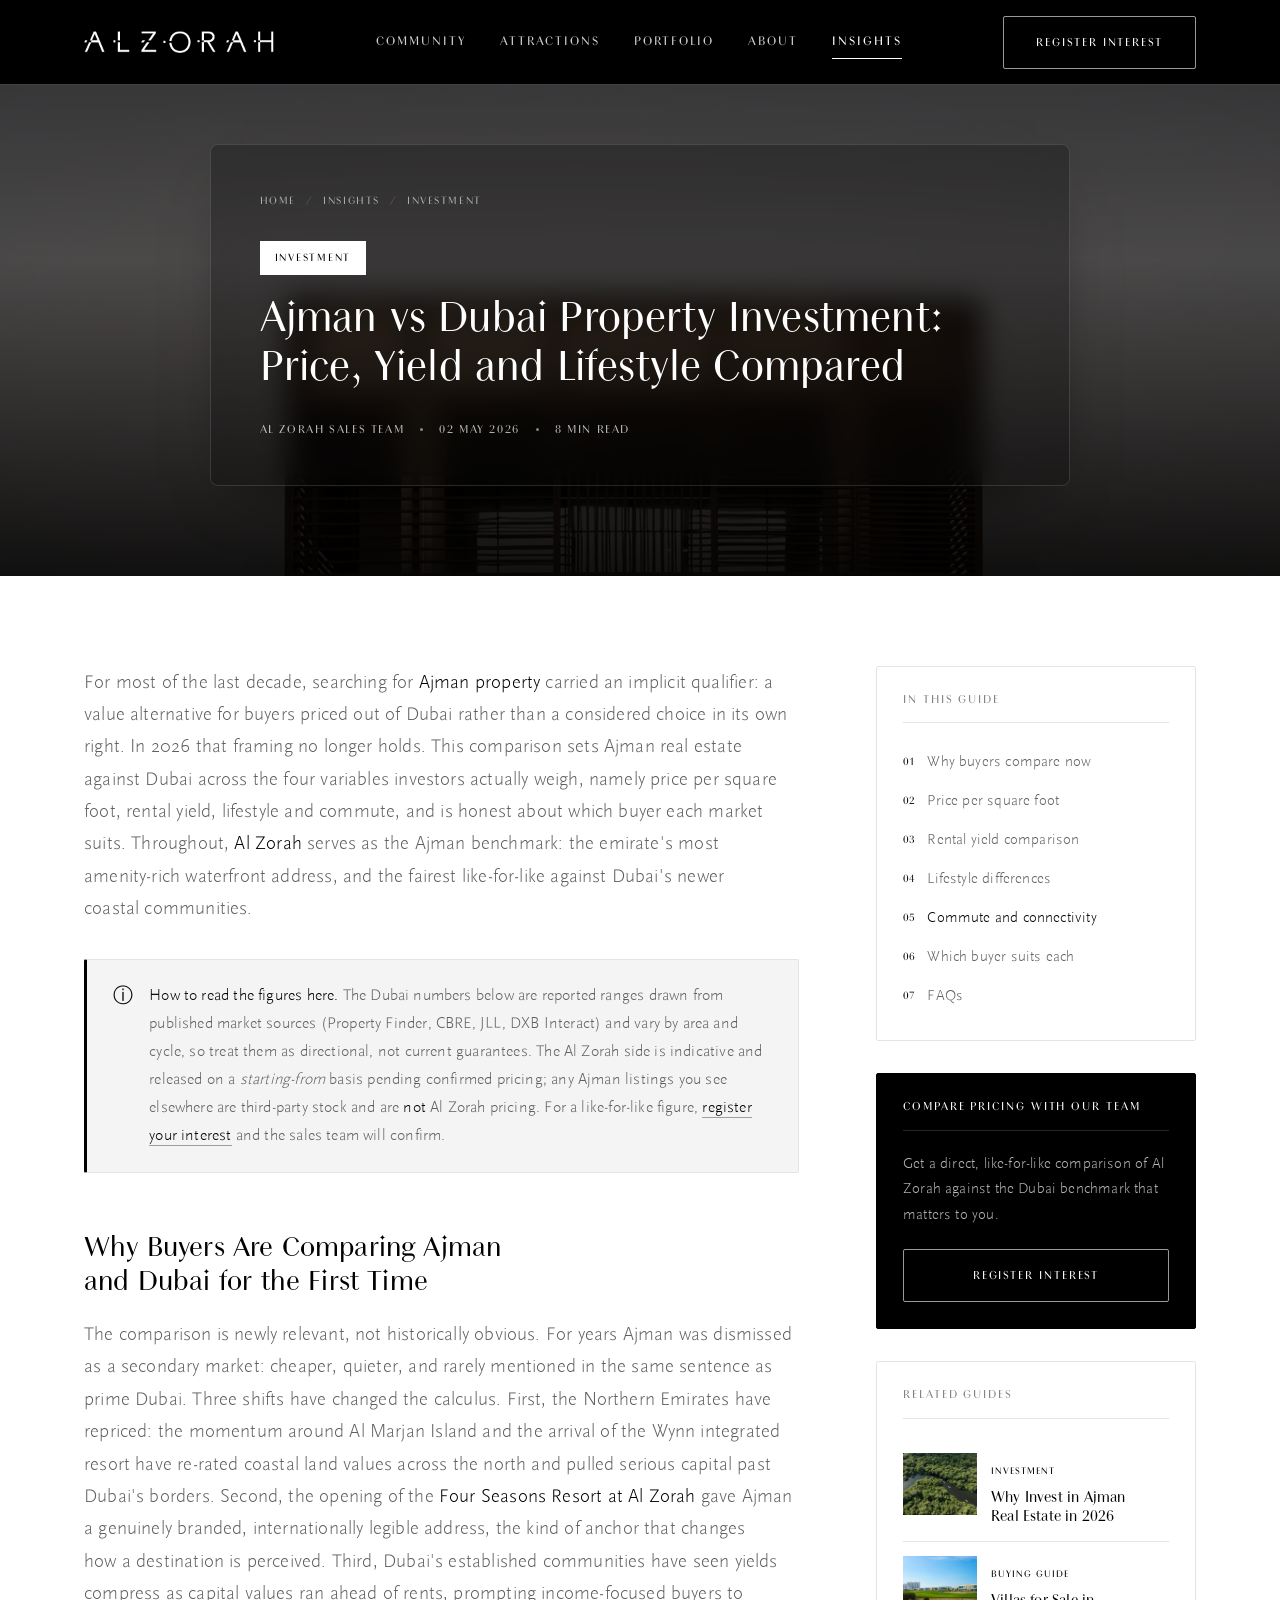
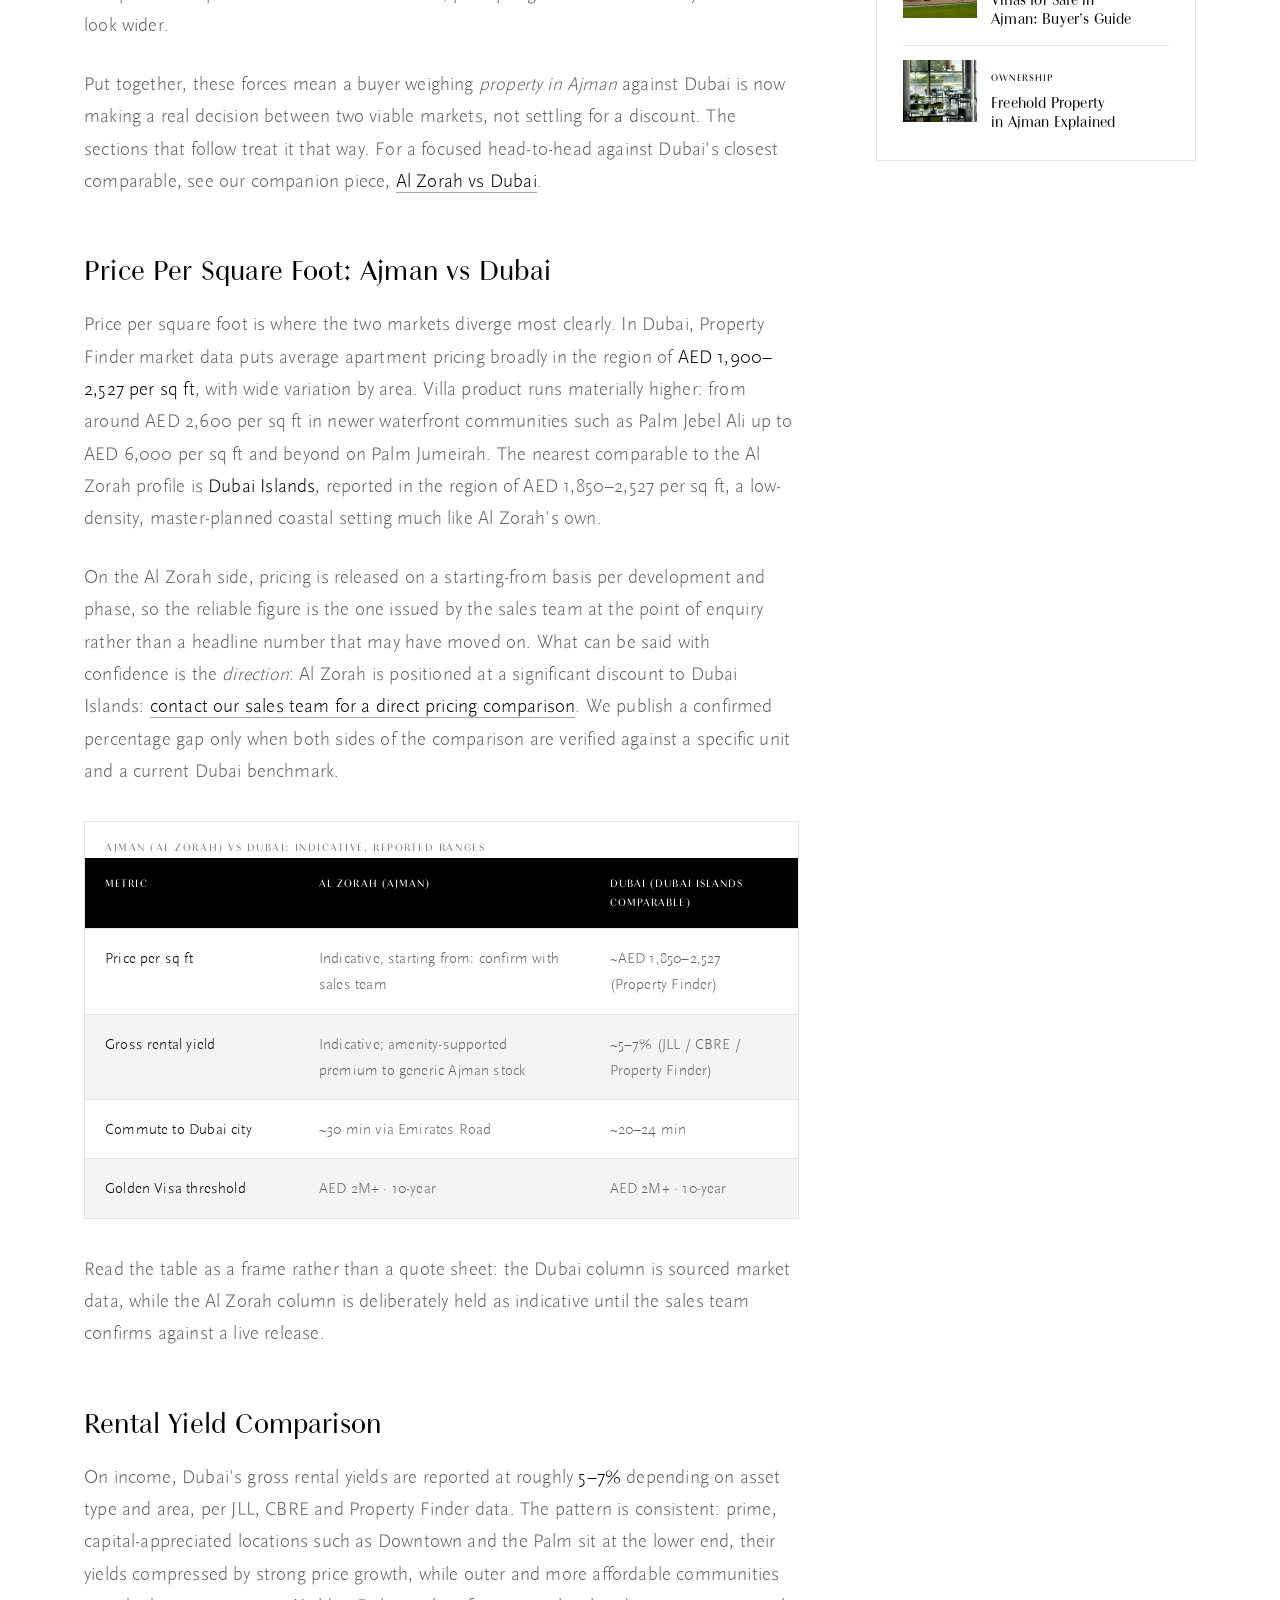
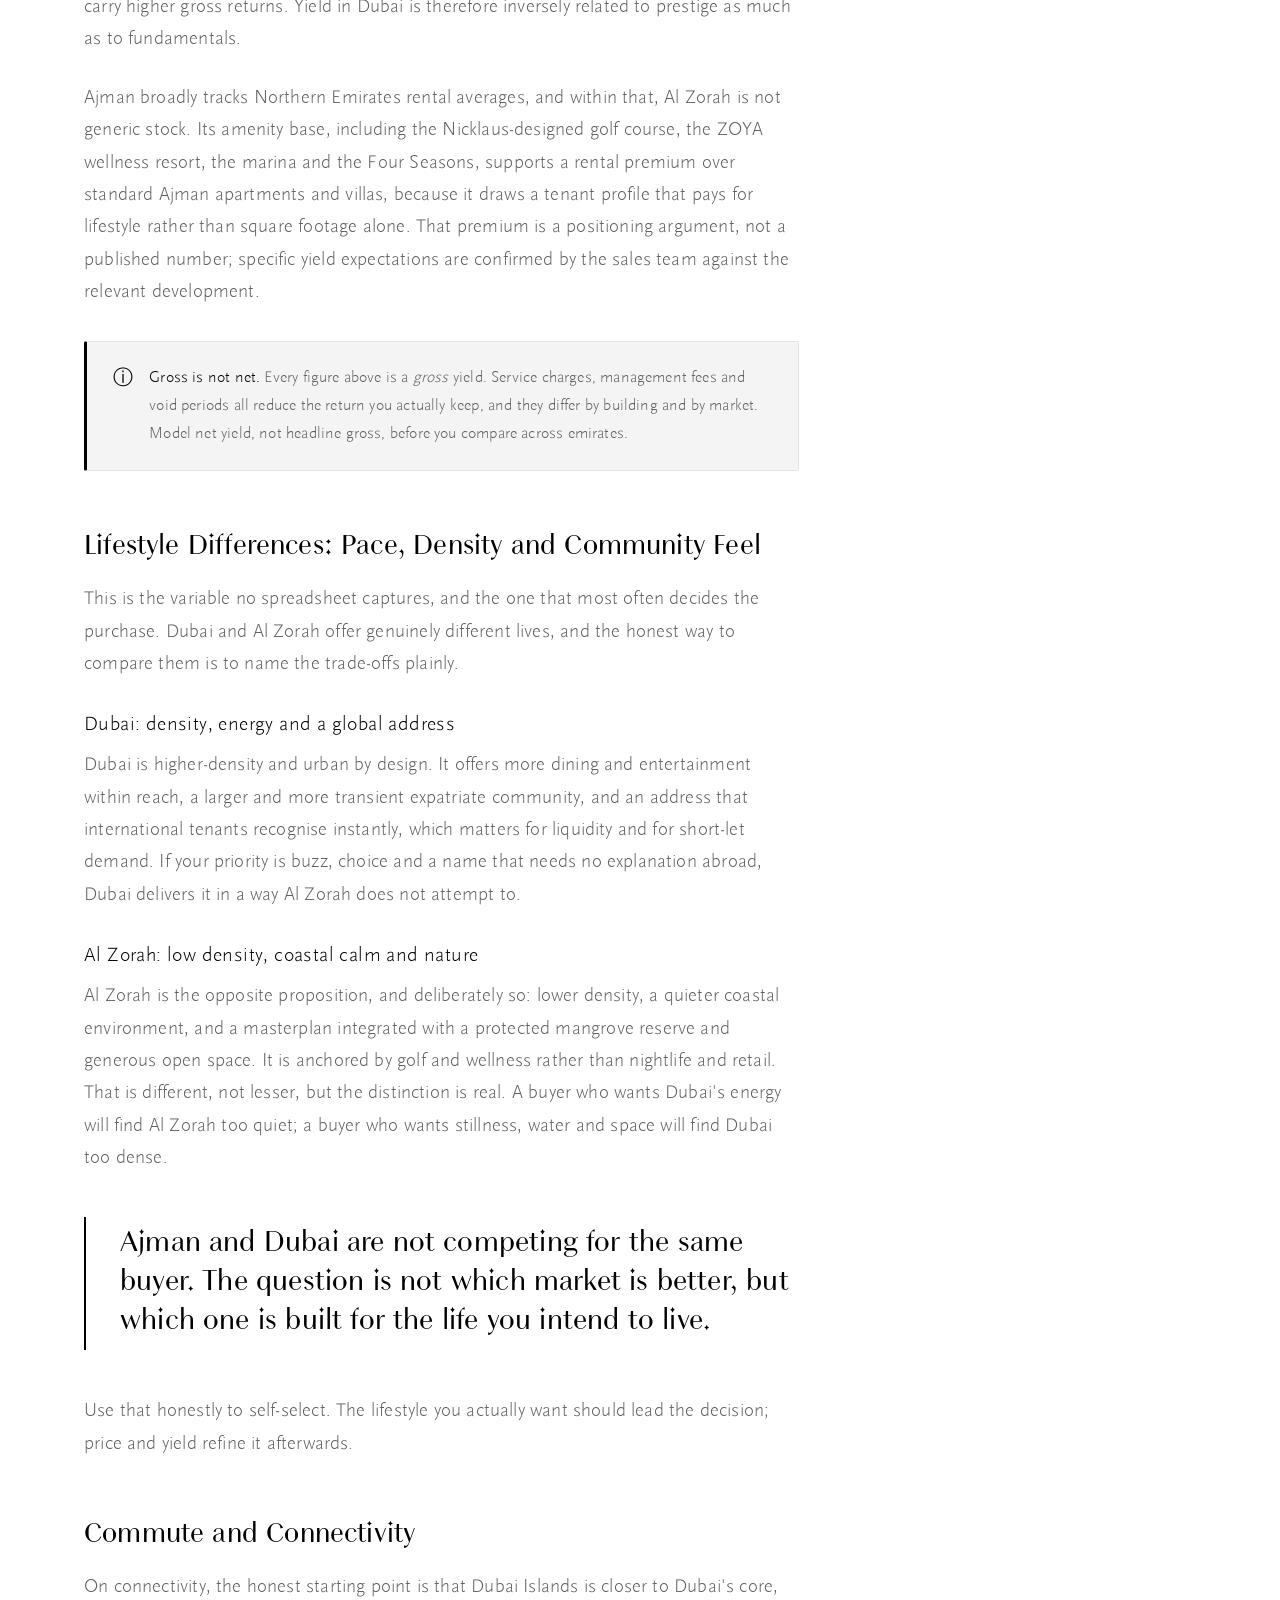
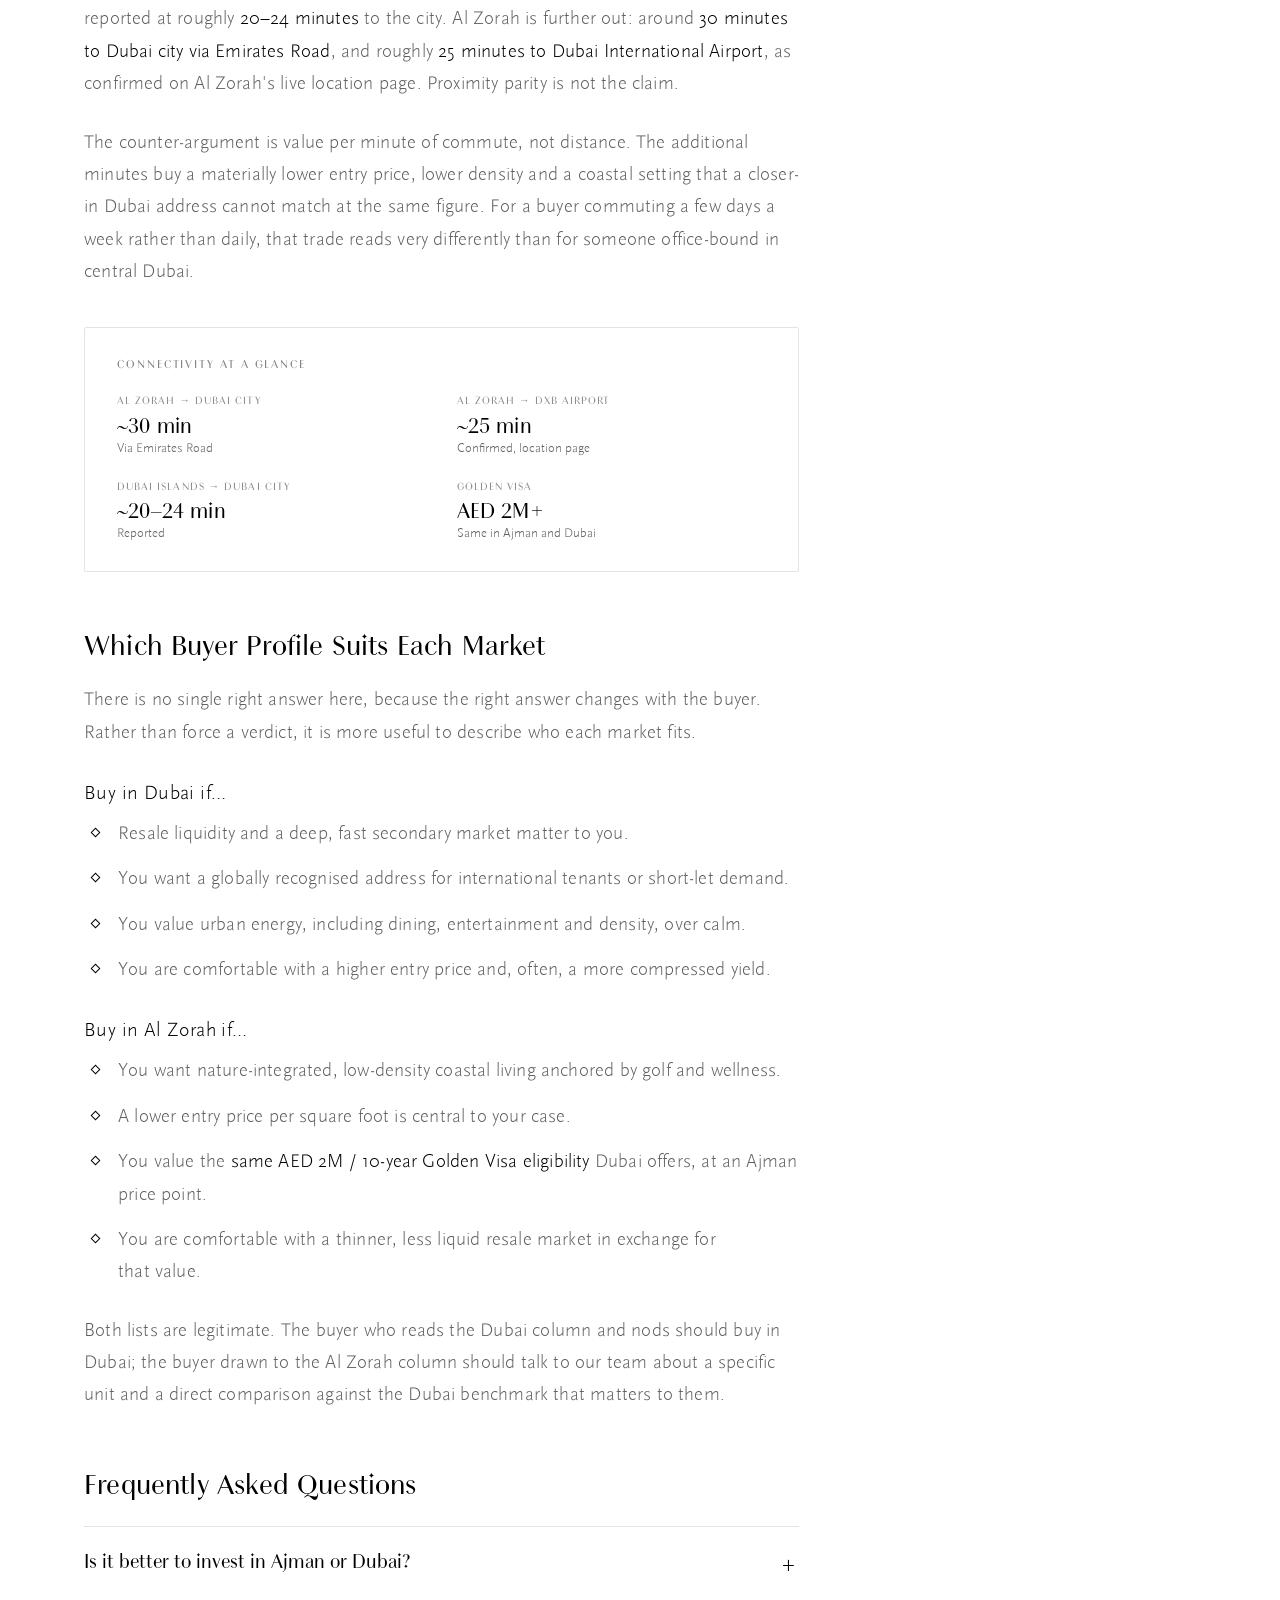
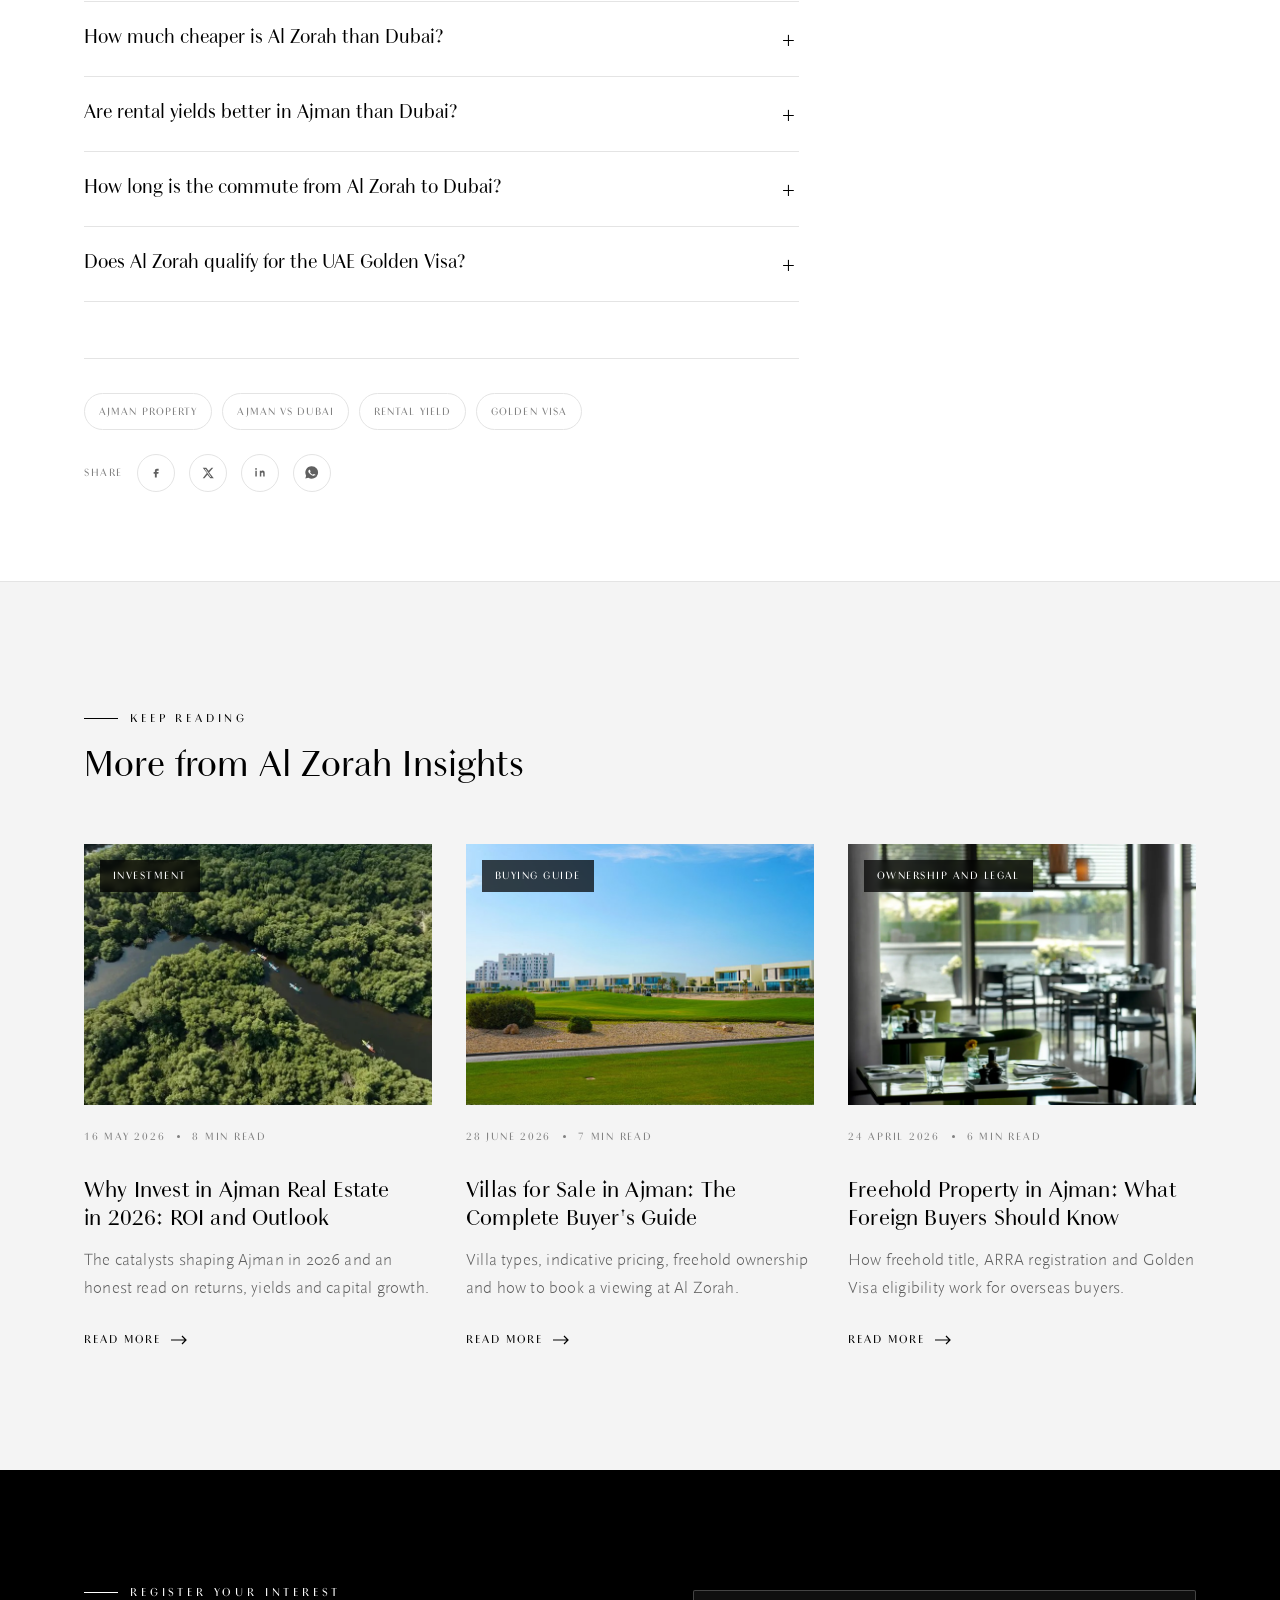
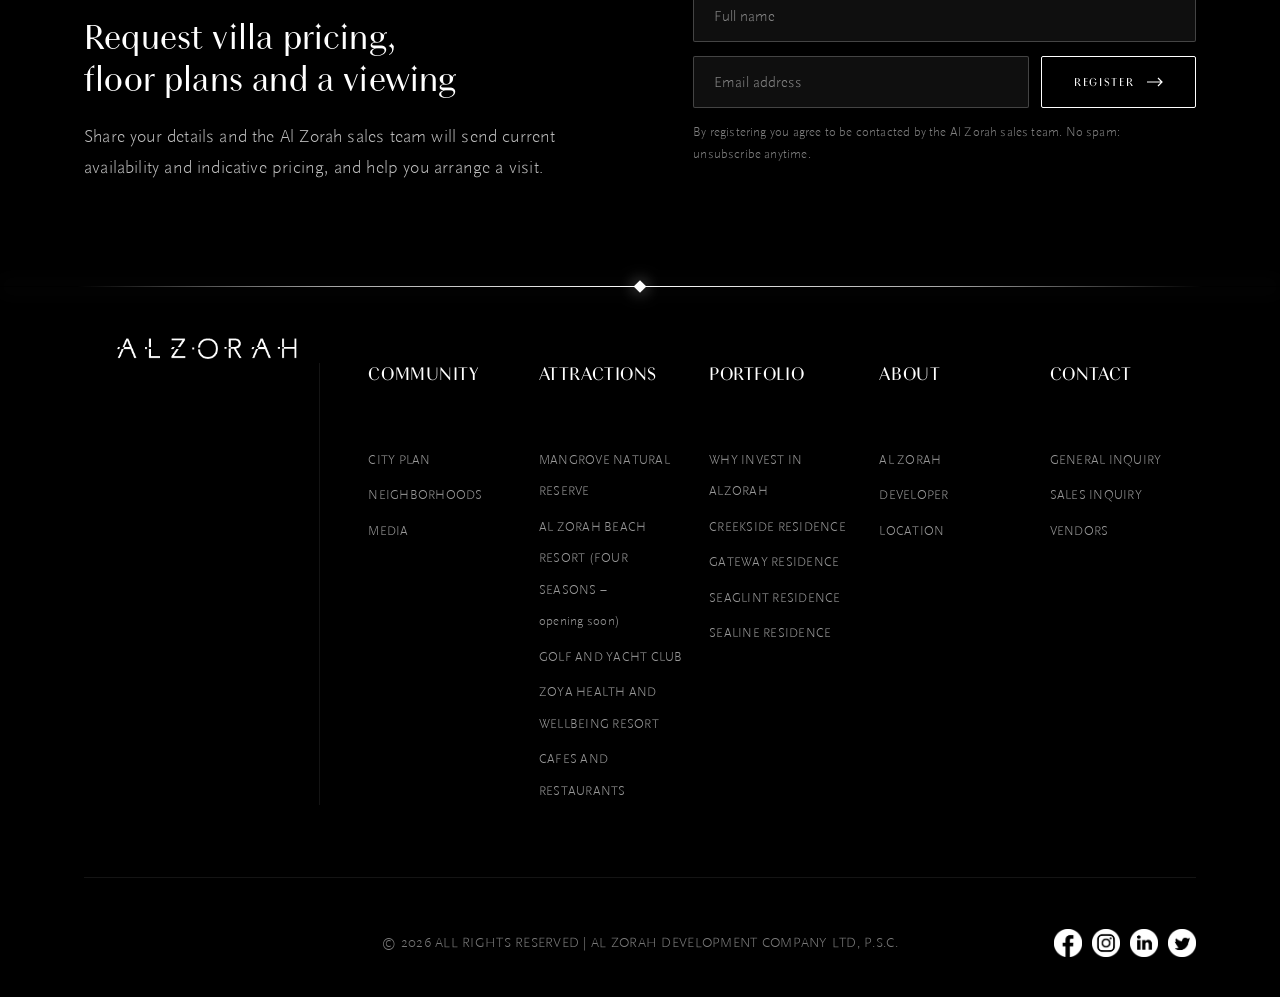
<file: blog-ajman-vs-dubai.html>
<!DOCTYPE html>
<html lang="en">
<head>
<meta charset="UTF-8">
<meta name="viewport" content="width=device-width, initial-scale=1.0">
<title>Ajman vs Dubai Property Investment: Price, Yield and Lifestyle Compared | Al Zorah</title>
<meta name="description" content="Ajman vs Dubai property compared for investors: price per square foot, rental yields, lifestyle, commute and which buyer profile each market actually suits, with Al Zorah as the Ajman benchmark.">
<link rel="preconnect" href="https://alzorahcity.com">
<link rel="icon" href="assets/img/favicon.png">
<link rel="stylesheet" href="assets/css/blog.css">
<script>document.documentElement.classList.add("js")</script>
</head>
<body>

<!-- ============================ HEADER ============================ -->
<header class="site-header always-solid">
  <div class="wrap header-inner">
    <a class="brand" href="https://alzorahcity.com" aria-label="Al Zorah">
      <img src="assets/img/logo.png" alt="Al Zorah">
    </a>
    <nav class="main-nav" aria-label="Primary">
      <a href="https://alzorahcity.com/community">Community</a>
      <a href="https://alzorahcity.com/golf-club">Attractions</a>
      <a href="https://alzorahcity.com/invest">Portfolio</a>
      <a href="https://alzorahcity.com/about-us">About</a>
      <a href="index.html" aria-current="page">Insights</a>
    </nav>
    <div class="header-cta">
      <a href="#register" class="btn btn--on-dark">Register Interest</a>
      <button class="nav-toggle" aria-label="Menu" aria-expanded="false"><span></span><span></span><span></span></button>
    </div>
  </div>
</header>

<!-- ============================ ARTICLE HERO ============================ -->
<section class="article-hero">
  <img class="article-hero__bg" src="assets/img/dubai-compare.webp" alt="Ajman and Dubai property investment compared">
  <div class="wrap">
    <nav class="breadcrumb" aria-label="Breadcrumb">
      <a href="https://alzorahcity.com">Home</a><span class="sep">/</span>
      <a href="index.html">Insights</a><span class="sep">/</span>
      <a href="index.html">Investment</a>
    </nav>
    <span class="tag-pill">Investment</span>
    <h1>Ajman vs Dubai Property Investment: Price, Yield and Lifestyle Compared</h1>
    <div class="article-meta">
      <div class="author-chip">
        <span>Al Zorah Sales Team</span>
      </div>
      <span class="dot"></span>
      <span>02 May 2026</span>
      <span class="dot"></span>
      <span>8 min read</span>
    </div>
  </div>
</section>

<!-- ============================ ARTICLE BODY ============================ -->
<div class="wrap">
  <div class="article-layout">

    <!-- MAIN -->
    <article class="prose">

      <!-- Intro + why now -->
      <section id="compare-intro">
        <p>For most of the last decade, searching for <strong>Ajman property</strong> carried an implicit qualifier: a value alternative for buyers priced out of Dubai rather than a considered choice in its own right. In 2026 that framing no longer holds. This comparison sets Ajman real estate against Dubai across the four variables investors actually weigh, namely price per square foot, rental yield, lifestyle and commute, and is honest about which buyer each market suits. Throughout, <strong>Al Zorah</strong> serves as the Ajman benchmark: the emirate's most amenity-rich waterfront address, and the fairest like-for-like against Dubai's newer coastal communities.</p>

        <div class="note">
          <span class="note__icon">&#9432;</span>
          <p><strong>How to read the figures here.</strong> The Dubai numbers below are reported ranges drawn from published market sources (Property Finder, CBRE, JLL, DXB Interact) and vary by area and cycle, so treat them as directional, not current guarantees. The Al Zorah side is indicative and released on a <em>starting-from</em> basis pending confirmed pricing; any Ajman listings you see elsewhere are third-party stock and are <strong>not</strong> Al Zorah pricing. For a like-for-like figure, <a href="#register">register your interest</a> and the sales team will confirm.</p>
        </div>

        <h2 id="why-compare">Why Buyers Are Comparing Ajman and Dubai for the First Time</h2>
        <p>The comparison is newly relevant, not historically obvious. For years Ajman was dismissed as a secondary market: cheaper, quieter, and rarely mentioned in the same sentence as prime Dubai. Three shifts have changed the calculus. First, the Northern Emirates have repriced: the momentum around Al Marjan Island and the arrival of the Wynn integrated resort have re-rated coastal land values across the north and pulled serious capital past Dubai's borders. Second, the opening of the <strong>Four Seasons Resort at Al Zorah</strong> gave Ajman a genuinely branded, internationally legible address, the kind of anchor that changes how a destination is perceived. Third, Dubai's established communities have seen yields compress as capital values ran ahead of rents, prompting income-focused buyers to look wider.</p>
        <p>Put together, these forces mean a buyer weighing <em>property in Ajman</em> against Dubai is now making a real decision between two viable markets, not settling for a discount. The sections that follow treat it that way. For a focused head-to-head against Dubai's closest comparable, see our companion piece, <a href="/al-zorah-vs-dubai">Al Zorah vs Dubai</a>.</p>
      </section>

      <!-- Price per sq ft -->
      <section>
        <h2 id="price-per-square-foot">Price Per Square Foot: Ajman vs Dubai</h2>
        <p>Price per square foot is where the two markets diverge most clearly. In Dubai, Property Finder market data puts average apartment pricing broadly in the region of <strong>AED 1,900–2,527 per sq ft</strong>, with wide variation by area. Villa product runs materially higher: from around AED 2,600 per sq ft in newer waterfront communities such as Palm Jebel Ali up to AED 6,000 per sq ft and beyond on Palm Jumeirah. The nearest comparable to the Al Zorah profile is <strong>Dubai Islands</strong>, reported in the region of AED 1,850–2,527 per sq ft, a low-density, master-planned coastal setting much like Al Zorah's own.</p>
        <p>On the Al Zorah side, pricing is released on a starting-from basis per development and phase, so the reliable figure is the one issued by the sales team at the point of enquiry rather than a headline number that may have moved on. What can be said with confidence is the <em>direction</em>: Al Zorah is positioned at a significant discount to Dubai Islands: <a href="#register">contact our sales team for a direct pricing comparison</a>. We publish a confirmed percentage gap only when both sides of the comparison are verified against a specific unit and a current Dubai benchmark.</p>

        <div class="table-wrap">
          <table class="compare-table">
            <caption>Ajman (Al Zorah) vs Dubai: indicative, reported ranges</caption>
            <thead>
              <tr><th>Metric</th><th>Al Zorah (Ajman)</th><th>Dubai (Dubai Islands comparable)</th></tr>
            </thead>
            <tbody>
              <tr><th>Price per sq ft</th><td>Indicative, starting from: confirm with sales team</td><td>~AED 1,850–2,527 (Property Finder)</td></tr>
              <tr><th>Gross rental yield</th><td>Indicative; amenity-supported premium to generic Ajman stock</td><td>~5–7% (JLL / CBRE / Property Finder)</td></tr>
              <tr><th>Commute to Dubai city</th><td>~30 min via Emirates Road</td><td>~20–24 min</td></tr>
              <tr><th>Golden Visa threshold</th><td>AED 2M+ · 10-year</td><td>AED 2M+ · 10-year</td></tr>
            </tbody>
          </table>
        </div>
        <p>Read the table as a frame rather than a quote sheet: the Dubai column is sourced market data, while the Al Zorah column is deliberately held as indicative until the sales team confirms against a live release.</p>
      </section>

      <!-- Rental yield -->
      <section>
        <h2 id="rental-yield-comparison">Rental Yield Comparison</h2>
        <p>On income, Dubai's gross rental yields are reported at roughly <strong>5–7%</strong> depending on asset type and area, per JLL, CBRE and Property Finder data. The pattern is consistent: prime, capital-appreciated locations such as Downtown and the Palm sit at the lower end, their yields compressed by strong price growth, while outer and more affordable communities carry higher gross returns. Yield in Dubai is therefore inversely related to prestige as much as to fundamentals.</p>
        <p>Ajman broadly tracks Northern Emirates rental averages, and within that, Al Zorah is not generic stock. Its amenity base, including the Nicklaus-designed golf course, the ZOYA wellness resort, the marina and the Four Seasons, supports a rental premium over standard Ajman apartments and villas, because it draws a tenant profile that pays for lifestyle rather than square footage alone. That premium is a positioning argument, not a published number; specific yield expectations are confirmed by the sales team against the relevant development.</p>

        <div class="note">
          <span class="note__icon">&#9432;</span>
          <p><strong>Gross is not net.</strong> Every figure above is a <em>gross</em> yield. Service charges, management fees and void periods all reduce the return you actually keep, and they differ by building and by market. Model net yield, not headline gross, before you compare across emirates.</p>
        </div>
      </section>

      <!-- Lifestyle -->
      <section>
        <h2 id="lifestyle-differences">Lifestyle Differences: Pace, Density and Community Feel</h2>
        <p>This is the variable no spreadsheet captures, and the one that most often decides the purchase. Dubai and Al Zorah offer genuinely different lives, and the honest way to compare them is to name the trade-offs plainly.</p>

        <h3>Dubai: density, energy and a global address</h3>
        <p>Dubai is higher-density and urban by design. It offers more dining and entertainment within reach, a larger and more transient expatriate community, and an address that international tenants recognise instantly, which matters for liquidity and for short-let demand. If your priority is buzz, choice and a name that needs no explanation abroad, Dubai delivers it in a way Al Zorah does not attempt to.</p>

        <h3>Al Zorah: low density, coastal calm and nature</h3>
        <p>Al Zorah is the opposite proposition, and deliberately so: lower density, a quieter coastal environment, and a masterplan integrated with a protected mangrove reserve and generous open space. It is anchored by golf and wellness rather than nightlife and retail. That is different, not lesser, but the distinction is real. A buyer who wants Dubai's energy will find Al Zorah too quiet; a buyer who wants stillness, water and space will find Dubai too dense.</p>

        <blockquote class="pullquote">Ajman and Dubai are not competing for the same buyer. The question is not which market is better, but which one is built for the life you intend to live.</blockquote>

        <p>Use that honestly to self-select. The lifestyle you actually want should lead the decision; price and yield refine it afterwards.</p>
      </section>

      <!-- Commute -->
      <section>
        <h2 id="commute-connectivity">Commute and Connectivity</h2>
        <p>On connectivity, the honest starting point is that Dubai Islands is closer to Dubai's core, reported at roughly <strong>20–24 minutes</strong> to the city. Al Zorah is further out: around <strong>30 minutes to Dubai city via Emirates Road</strong>, and roughly <strong>25 minutes to Dubai International Airport</strong>, as confirmed on Al Zorah's live location page. Proximity parity is not the claim.</p>
        <p>The counter-argument is value per minute of commute, not distance. The additional minutes buy a materially lower entry price, lower density and a coastal setting that a closer-in Dubai address cannot match at the same figure. For a buyer commuting a few days a week rather than daily, that trade reads very differently than for someone office-bound in central Dubai.</p>

        <div class="keyfacts">
          <h4>Connectivity at a glance</h4>
          <dl>
            <div><dt>Al Zorah → Dubai city</dt><dd>~30 min<small>Via Emirates Road</small></dd></div>
            <div><dt>Al Zorah → DXB airport</dt><dd>~25 min<small>Confirmed, location page</small></dd></div>
            <div><dt>Dubai Islands → Dubai city</dt><dd>~20–24 min<small>Reported</small></dd></div>
            <div><dt>Golden Visa</dt><dd>AED 2M+<small>Same in Ajman and Dubai</small></dd></div>
          </dl>
        </div>
      </section>

      <!-- Buyer profile -->
      <section>
        <h2 id="buyer-profile">Which Buyer Profile Suits Each Market</h2>
        <p>There is no single right answer here, because the right answer changes with the buyer. Rather than force a verdict, it is more useful to describe who each market fits.</p>

        <h3>Buy in Dubai if…</h3>
        <ul>
          <li>Resale liquidity and a deep, fast secondary market matter to you.</li>
          <li>You want a globally recognised address for international tenants or short-let demand.</li>
          <li>You value urban energy, including dining, entertainment and density, over calm.</li>
          <li>You are comfortable with a higher entry price and, often, a more compressed yield.</li>
        </ul>

        <h3>Buy in Al Zorah if…</h3>
        <ul>
          <li>You want nature-integrated, low-density coastal living anchored by golf and wellness.</li>
          <li>A lower entry price per square foot is central to your case.</li>
          <li>You value the <strong>same AED 2M / 10-year Golden Visa eligibility</strong> Dubai offers, at an Ajman price point.</li>
          <li>You are comfortable with a thinner, less liquid resale market in exchange for that value.</li>
        </ul>

        <p>Both lists are legitimate. The buyer who reads the Dubai column and nods should buy in Dubai; the buyer drawn to the Al Zorah column should talk to our team about a specific unit and a direct comparison against the Dubai benchmark that matters to them.</p>
      </section>

      <!-- FAQ -->
      <section>
        <h2 id="faq">Frequently Asked Questions</h2>
        <div class="faq">
          <div class="faq-item">
            <button aria-expanded="false">Is it better to invest in Ajman or Dubai?</button>
            <div class="faq-answer"><p>Neither is universally better: the two markets suit different buyers. Dubai offers liquidity, a globally recognised address and urban energy at a higher entry price and often a compressed yield; Ajman, and Al Zorah specifically, offers lower-density coastal living and a lower price point in exchange for a less liquid resale market. Match the market to your objective rather than looking for a single winner.</p></div>
          </div>
          <div class="faq-item">
            <button aria-expanded="false">How much cheaper is Al Zorah than Dubai?</button>
            <div class="faq-answer"><p>Al Zorah is positioned at a significant discount to Dubai Islands, its nearest comparable: contact our sales team for a direct pricing comparison. We publish a confirmed percentage gap only when both the Al Zorah unit and the Dubai benchmark are verified, so we would rather give you an accurate figure than a headline one.</p></div>
          </div>
          <div class="faq-item">
            <button aria-expanded="false">Are rental yields better in Ajman than Dubai?</button>
            <div class="faq-answer"><p>Dubai's gross rental yields are reported at roughly 5–7% depending on area and asset type (JLL, CBRE, Property Finder), with prime locations lower and outer areas higher. Ajman broadly tracks Northern Emirates averages, and Al Zorah's amenity base can support a premium over generic Ajman stock. Note these are gross figures: service charges, management fees and voids reduce net return, so model net yield before comparing.</p></div>
          </div>
          <div class="faq-item">
            <button aria-expanded="false">How long is the commute from Al Zorah to Dubai?</button>
            <div class="faq-answer"><p>Al Zorah is approximately 30 minutes from Dubai city via Emirates Road, and around 25 minutes from Dubai International Airport, as confirmed on Al Zorah's location page. Dubai Islands is closer to the city, roughly 20–24 minutes, so the trade is a modest additional commute in exchange for a lower entry price and a lower-density coastal setting.</p></div>
          </div>
          <div class="faq-item">
            <button aria-expanded="false">Does Al Zorah qualify for the UAE Golden Visa?</button>
            <div class="faq-answer"><p>Yes. A qualifying property purchase at or above AED 2 million makes the buyer eligible for the UAE's 10-year Golden Visa, on exactly the same terms in Ajman as in Dubai. Whether a specific Al Zorah unit reaches that threshold depends on the development and configuration, which the sales team can confirm.</p></div>
          </div>
        </div>
      </section>

      <!-- Article foot -->
      <div class="article-foot">
        <div class="tag-list">
          <a href="#">Ajman Property</a>
          <a href="#">Ajman vs Dubai</a>
          <a href="#">Rental Yield</a>
          <a href="#">Golden Visa</a>
        </div>
        <div class="share">
          <span>Share</span>
          <a href="#" aria-label="Share on Facebook"><svg width="15" height="15" viewBox="0 0 24 24" fill="currentColor"><path d="M14 9h3V6h-3c-1.7 0-3 1.3-3 3v2H9v3h2v6h3v-6h2.5l.5-3H14V9.5c0-.3.2-.5.5-.5H14z"/></svg></a>
          <a href="#" aria-label="Share on X"><svg width="14" height="14" viewBox="0 0 24 24" fill="currentColor"><path d="M18 3h3l-7 8 8 10h-6l-5-6-5 6H3l7-9L3 3h6l4 5 5-5zm-2 16h1.5L8 5H6.5L16 19z"/></svg></a>
          <a href="#" aria-label="Share on LinkedIn"><svg width="14" height="14" viewBox="0 0 24 24" fill="currentColor"><path d="M6.5 8v10H4V8h2.5zM5.2 3.5a1.5 1.5 0 110 3 1.5 1.5 0 010-3zM20 18h-2.5v-5c0-1.3-.5-2-1.6-2-.9 0-1.4.6-1.6 1.2-.1.2-.1.5-.1.8V18H11.7V8H14v1.4c.4-.6 1.1-1.5 2.7-1.5 2 0 3.3 1.3 3.3 4V18z"/></svg></a>
          <a href="#" aria-label="Share on WhatsApp"><svg width="15" height="15" viewBox="0 0 24 24" fill="currentColor"><path d="M12 2a10 10 0 00-8.6 15l-1.3 4.6 4.8-1.3A10 10 0 1012 2zm5.3 14c-.2.6-1.2 1.2-1.7 1.2-.5.1-1 .2-3.2-.7-2.7-1.1-4.4-3.9-4.5-4-.1-.2-1-1.4-1-2.6s.6-1.8.9-2.1c.2-.2.5-.3.7-.3h.5c.2 0 .4 0 .6.5l.8 2c.1.2.1.3 0 .5l-.4.6c-.2.2-.3.4-.1.7.2.3.8 1.3 1.7 2.1 1.2 1 2.1 1.3 2.4 1.5.2.1.4.1.6-.1l.7-.9c.2-.2.4-.2.6-.1l1.9.9c.2.1.4.2.4.3.1.2.1.6-.1 1.1z"/></svg></a>
        </div>
      </div>

    </article>

    <!-- SIDEBAR -->
    <aside class="sidebar">
      <div class="widget toc">
        <h4>In This Guide</h4>
        <ol>
          <li><a href="#why-compare">Why buyers compare now</a></li>
          <li><a href="#price-per-square-foot">Price per square foot</a></li>
          <li><a href="#rental-yield-comparison">Rental yield comparison</a></li>
          <li><a href="#lifestyle-differences">Lifestyle differences</a></li>
          <li><a href="#commute-connectivity">Commute and connectivity</a></li>
          <li><a href="#buyer-profile">Which buyer suits each</a></li>
          <li><a href="#faq">FAQs</a></li>
        </ol>
      </div>

      <div class="widget widget--cta">
        <h4>Compare Pricing with Our Team</h4>
        <p>Get a direct, like-for-like comparison of Al Zorah against the Dubai benchmark that matters to you.</p>
        <a class="btn btn--on-dark btn--wide" href="#register">Register Interest</a>
      </div>

      <div class="widget">
        <h4>Related Guides</h4>
        <div class="mini-post">
          <img src="assets/img/invest.webp" alt="">
          <div>
            <span class="mp-tag">Investment</span>
            <h5><a href="blog-invest-ajman.html">Why Invest in Ajman Real Estate in 2026</a></h5>
          </div>
        </div>
        <div class="mini-post">
          <img src="assets/img/villas.jpg" alt="">
          <div>
            <span class="mp-tag">Buying Guide</span>
            <h5><a href="blog-villas.html">Villas for Sale in Ajman: Buyer's Guide</a></h5>
          </div>
        </div>
        <div class="mini-post">
          <img src="assets/img/freehold.webp" alt="">
          <div>
            <span class="mp-tag">Ownership</span>
            <h5><a href="blog-freehold.html">Freehold Property in Ajman Explained</a></h5>
          </div>
        </div>
      </div>
    </aside>

  </div>
</div>

<!-- ============================ RELATED ============================ -->
<section class="section section--soft related">
  <div class="wrap">
    <div class="section-head" data-reveal>
      <span class="eyebrow">Keep Reading</span>
      <h2>More from Al Zorah Insights</h2>
    </div>
    <div class="card-grid">
      <article class="card" data-reveal>
        <a class="card__media" href="blog-invest-ajman.html"><span class="card__tag">Investment</span>
          <img src="assets/img/invest.webp" alt="Investing in Ajman"></a>
        <div class="post-meta"><span>16 May 2026</span><span class="dot"></span><span>8 min read</span></div>
        <h3><a href="blog-invest-ajman.html">Why Invest in Ajman Real Estate in 2026: ROI and Outlook</a></h3>
        <p>The catalysts shaping Ajman in 2026 and an honest read on returns, yields and capital growth.</p>
        <div class="card__foot"><a class="textlink" href="blog-invest-ajman.html">Read more
          <svg class="arrow" width="16" height="10" viewBox="0 0 16 10" fill="none"><path d="M11 1l4 4-4 4M15 5H0" stroke="currentColor" stroke-width="1.2"/></svg></a></div>
      </article>
      <article class="card" data-reveal>
        <a class="card__media" href="blog-villas.html"><span class="card__tag">Buying Guide</span>
          <img src="assets/img/villas.jpg" alt="Villas at Al Zorah"></a>
        <div class="post-meta"><span>28 June 2026</span><span class="dot"></span><span>7 min read</span></div>
        <h3><a href="blog-villas.html">Villas for Sale in Ajman: The Complete Buyer's Guide</a></h3>
        <p>Villa types, indicative pricing, freehold ownership and how to book a viewing at Al Zorah.</p>
        <div class="card__foot"><a class="textlink" href="blog-villas.html">Read more
          <svg class="arrow" width="16" height="10" viewBox="0 0 16 10" fill="none"><path d="M11 1l4 4-4 4M15 5H0" stroke="currentColor" stroke-width="1.2"/></svg></a></div>
      </article>
      <article class="card" data-reveal>
        <a class="card__media" href="blog-freehold.html"><span class="card__tag">Ownership and Legal</span>
          <img src="assets/img/freehold.webp" alt="Freehold property in Ajman"></a>
        <div class="post-meta"><span>24 April 2026</span><span class="dot"></span><span>6 min read</span></div>
        <h3><a href="blog-freehold.html">Freehold Property in Ajman: What Foreign Buyers Should Know</a></h3>
        <p>How freehold title, ARRA registration and Golden Visa eligibility work for overseas buyers.</p>
        <div class="card__foot"><a class="textlink" href="blog-freehold.html">Read more
          <svg class="arrow" width="16" height="10" viewBox="0 0 16 10" fill="none"><path d="M11 1l4 4-4 4M15 5H0" stroke="currentColor" stroke-width="1.2"/></svg></a></div>
      </article>
    </div>
  </div>
</section>

<!-- ============================ CTA BAND ============================ -->
<section class="cta-band" id="register">
  <img class="cta-band__bg" src="assets/img/gateway.jpg" alt="">
  <div class="wrap">
    <div data-reveal>
      <span class="eyebrow">Register Your Interest</span>
      <h2>Request villa pricing, floor plans and a viewing</h2>
      <p>Share your details and the Al Zorah sales team will send current availability and indicative pricing, and help you arrange a visit.</p>
    </div>
    <form class="signup" data-reveal onsubmit="return false;" aria-label="Register interest">
      <div class="field-row">
        <input type="text" name="name" placeholder="Full name" aria-label="Full name" required>
      </div>
      <div class="field-row">
        <input type="email" name="email" placeholder="Email address" aria-label="Email address" required>
        <button type="submit" class="btn btn--accent">Register
          <svg class="arrow" width="16" height="10" viewBox="0 0 16 10" fill="none"><path d="M11 1l4 4-4 4M15 5H0" stroke="currentColor" stroke-width="1.2"/></svg>
        </button>
      </div>
      <small>By registering you agree to be contacted by the Al Zorah sales team. No spam: unsubscribe anytime.</small>
    </form>
  </div>
</section>

<!-- ============================ FOOTER ============================ -->
<footer class="site-footer">
  <div class="wrap">
    <div class="footer-grid">
      <a class="footer-brand" href="https://alzorahcity.com" aria-label="Al Zorah">
        <img src="assets/img/logo.png" alt="Al Zorah">
      </a>
      <nav class="footer-cols" aria-label="Footer">
        <div class="footer-col">
          <h5>COMMUNITY</h5>
          <ul>
            <li><a href="https://alzorahcity.com/city-plan">CITY PLAN</a></li>
            <li><a href="https://alzorahcity.com/community">NEIGHBORHOODS</a></li>
            <li><a href="https://alzorahcity.com/media">MEDIA</a></li>
          </ul>
        </div>
        <div class="footer-col">
          <h5>ATTRACTIONS</h5>
          <ul>
            <li><a href="https://alzorahcity.com/mangrove-natural-reserve">MANGROVE NATURAL RESERVE</a></li>
            <li><a href="https://alzorahcity.com/hotels">AL ZORAH BEACH RESORT (FOUR SEASONS &ndash; opening soon)</a></li>
            <li><a href="https://alzorahcity.com/golf-club">GOLF AND YACHT CLUB</a></li>
            <li><a href="https://alzorahcity.com/zoya-health-&amp;-wellbeing-resort">ZOYA HEALTH AND WELLBEING RESORT</a></li>
            <li><a href="https://alzorahcity.com/restaurant">CAFES AND RESTAURANTS</a></li>
          </ul>
        </div>
        <div class="footer-col">
          <h5>PORTFOLIO</h5>
          <ul>
            <li><a href="https://alzorahcity.com/invest">WHY INVEST IN ALZORAH</a></li>
            <li><a href="https://alzorahcity.com/creekside_residence">CREEKSIDE RESIDENCE</a></li>
            <li><a href="https://alzorahcity.com/gateway-porto-al-zorah">GATEWAY RESIDENCE</a></li>
            <li><a href="https://alzorahcity.com/seaglint">SEAGLINT RESIDENCE</a></li>
            <li><a href="https://alzorahcity.com/sealine-residence">SEALINE RESIDENCE</a></li>
          </ul>
        </div>
        <div class="footer-col">
          <h5>ABOUT</h5>
          <ul>
            <li><a href="https://alzorahcity.com/about-us">AL ZORAH</a></li>
            <li><a href="https://alzorahcity.com/developer">DEVELOPER</a></li>
            <li><a href="https://alzorahcity.com/location">LOCATION</a></li>
          </ul>
        </div>
        <div class="footer-col">
          <h5>CONTACT</h5>
          <ul>
            <li><a href="#register">GENERAL INQUIRY</a></li>
            <li><a href="#register">SALES INQUIRY</a></li>
            <li><a href="#register">VENDORS</a></li>
          </ul>
        </div>
      </nav>
    </div>
    <div class="footer-bottom">
      <p class="copyright">&copy; <span data-year>2026</span> ALL RIGHTS RESERVED | AL ZORAH DEVELOPMENT COMPANY LTD, P.S.C.</p>
      <div class="footer-social">
        <a href="https://www.facebook.com/AlZorah" aria-label="Facebook"><img src="assets/img/social/facebook.png" alt=""></a>
        <a href="https://www.instagram.com/alzorah/" aria-label="Instagram"><img src="assets/img/social/instagram.png" alt=""></a>
        <a href="https://www.linkedin.com/company/al-zorah-development-private-company" aria-label="LinkedIn"><img src="assets/img/social/linkedin-1.png" alt=""></a>
        <a href="https://twitter.com/AlZorahUAE" aria-label="X"><img src="assets/img/social/twitter.png" alt=""></a>
      </div>
    </div>
  </div>
</footer>

<script src="assets/js/blog.js"></script>
</body>
</html>
</file>
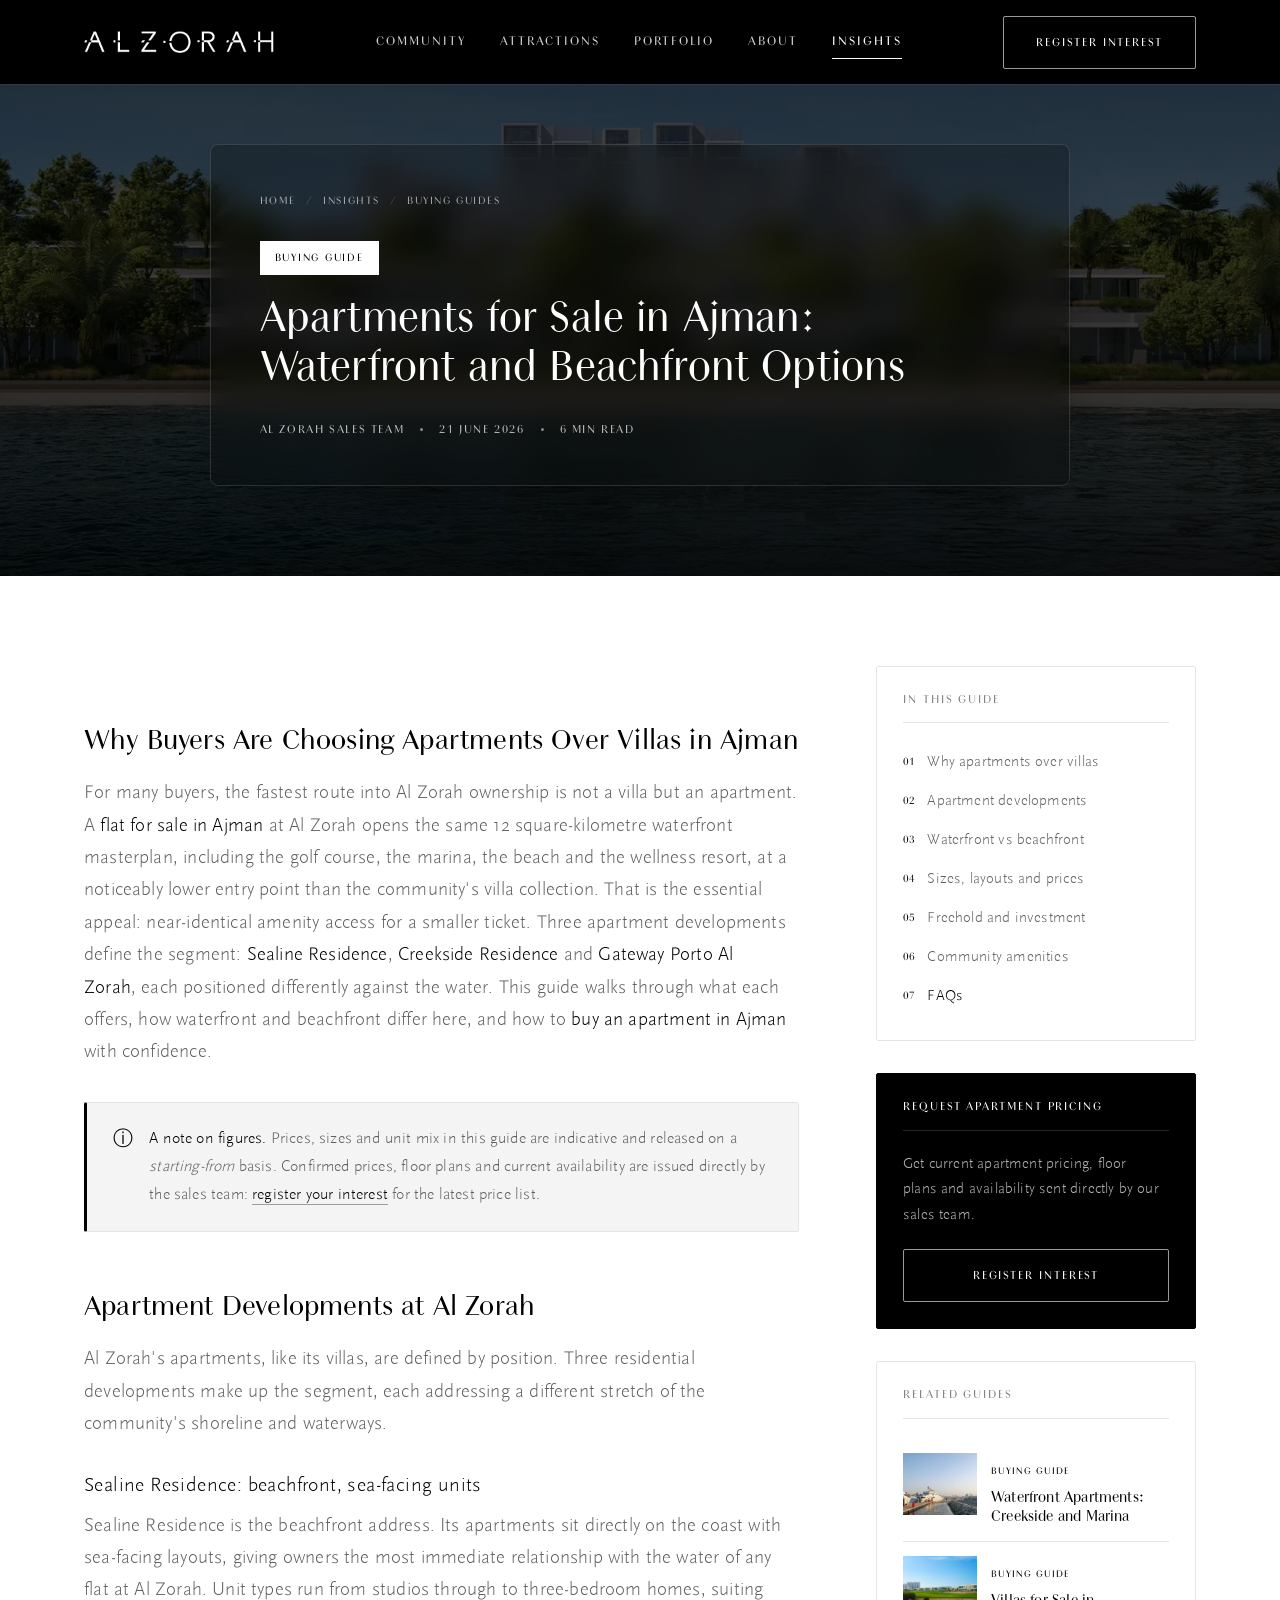
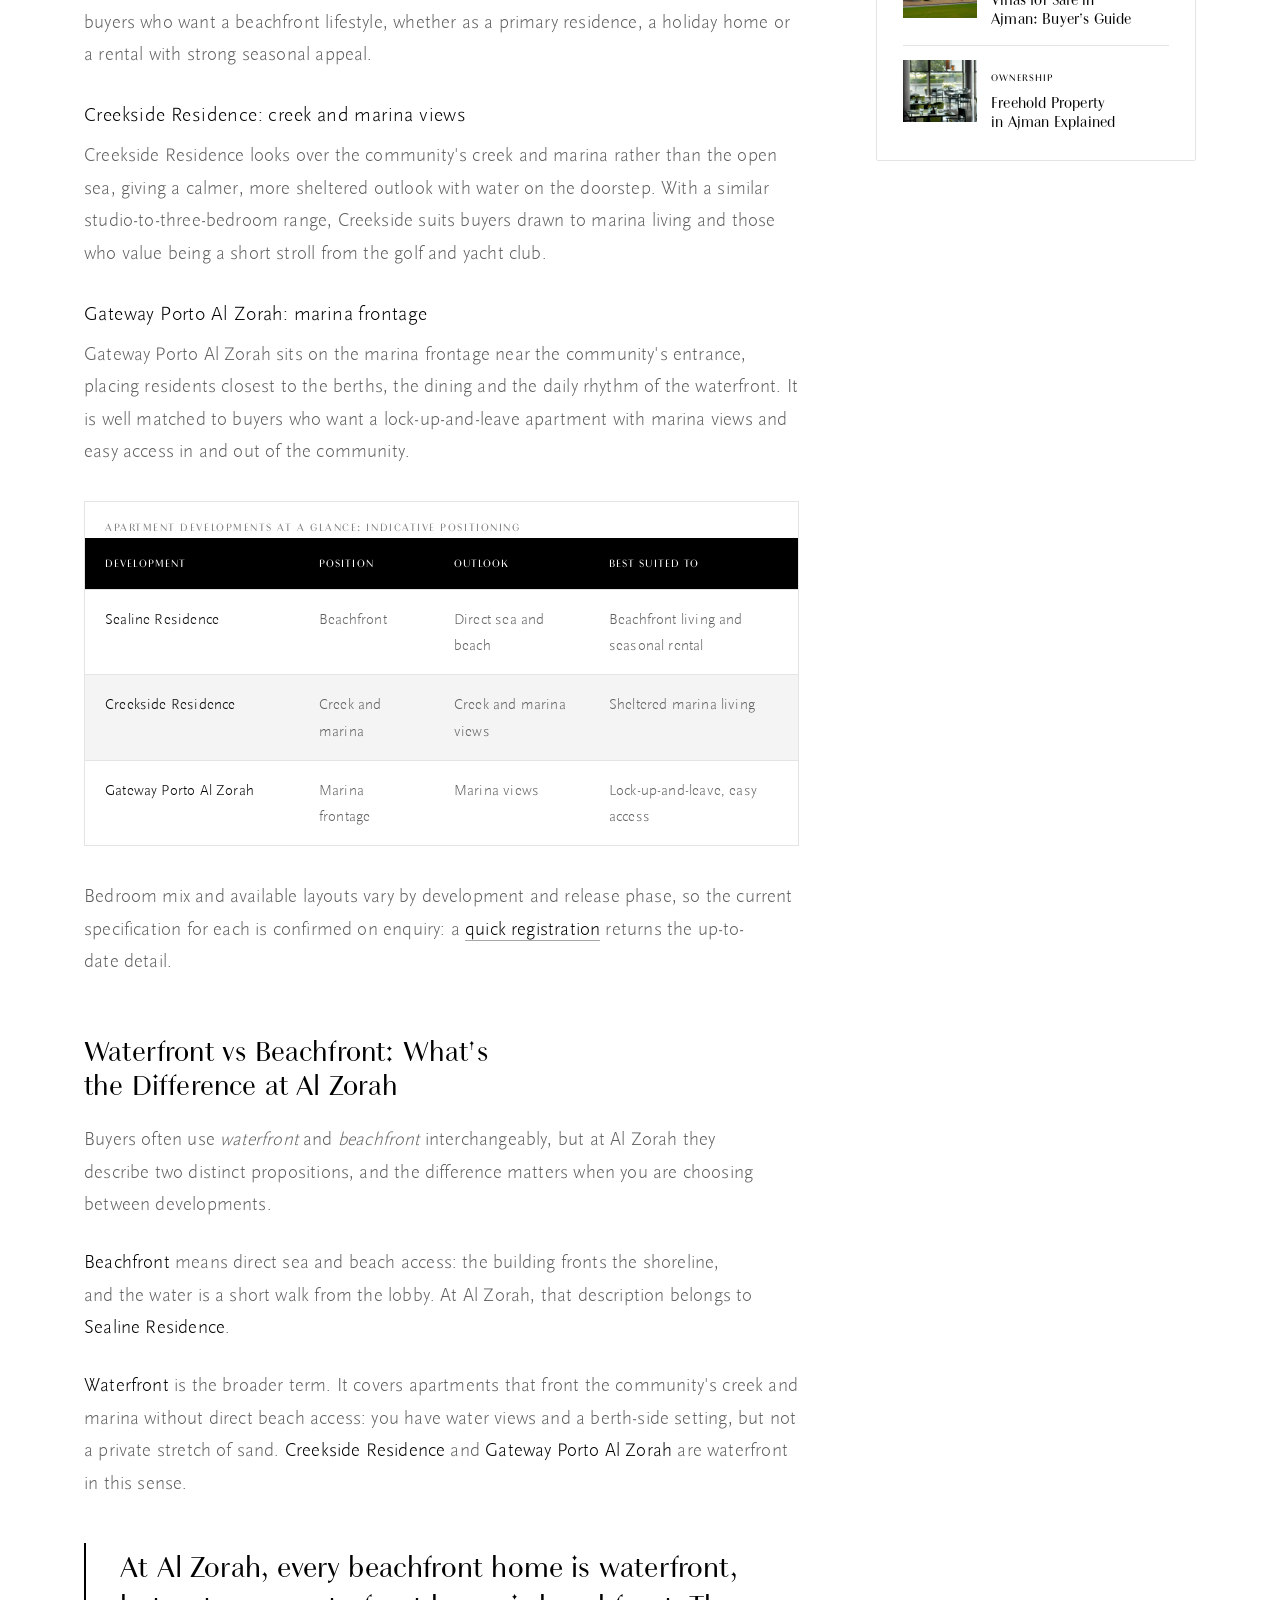
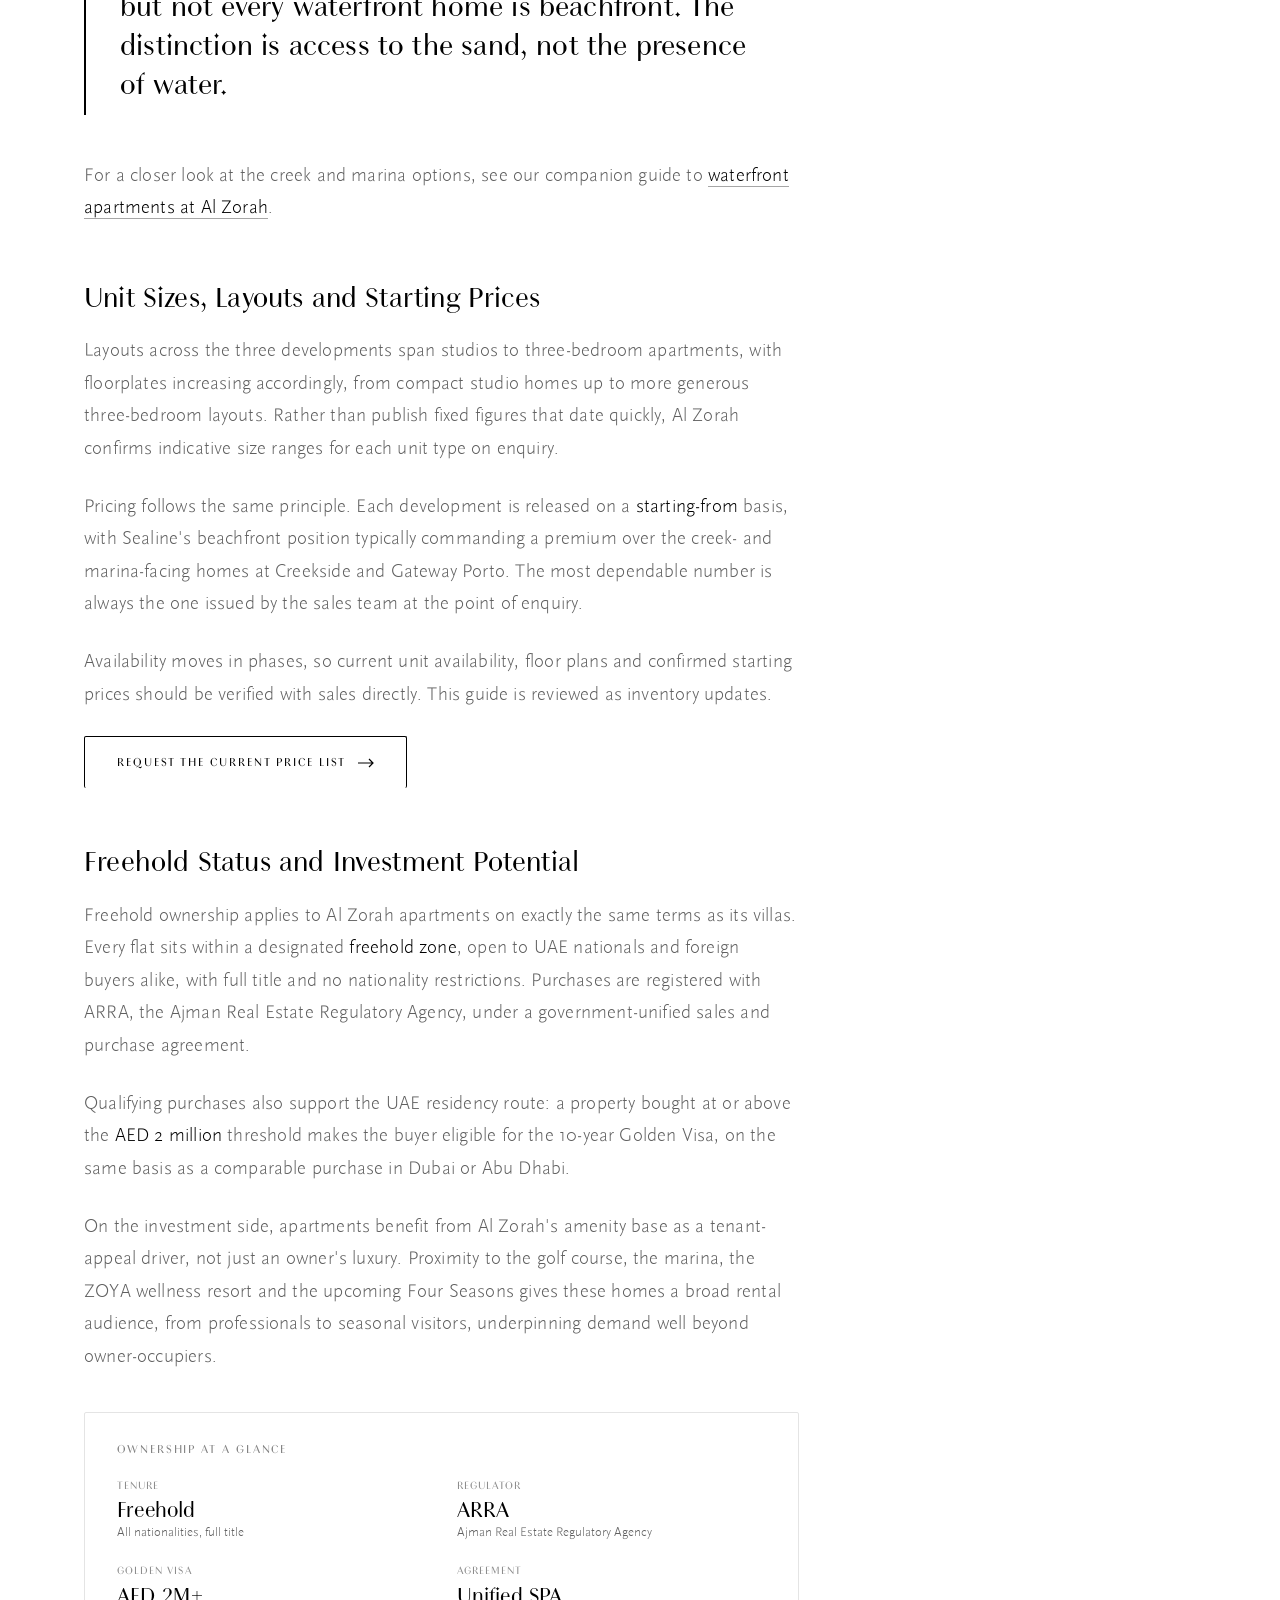
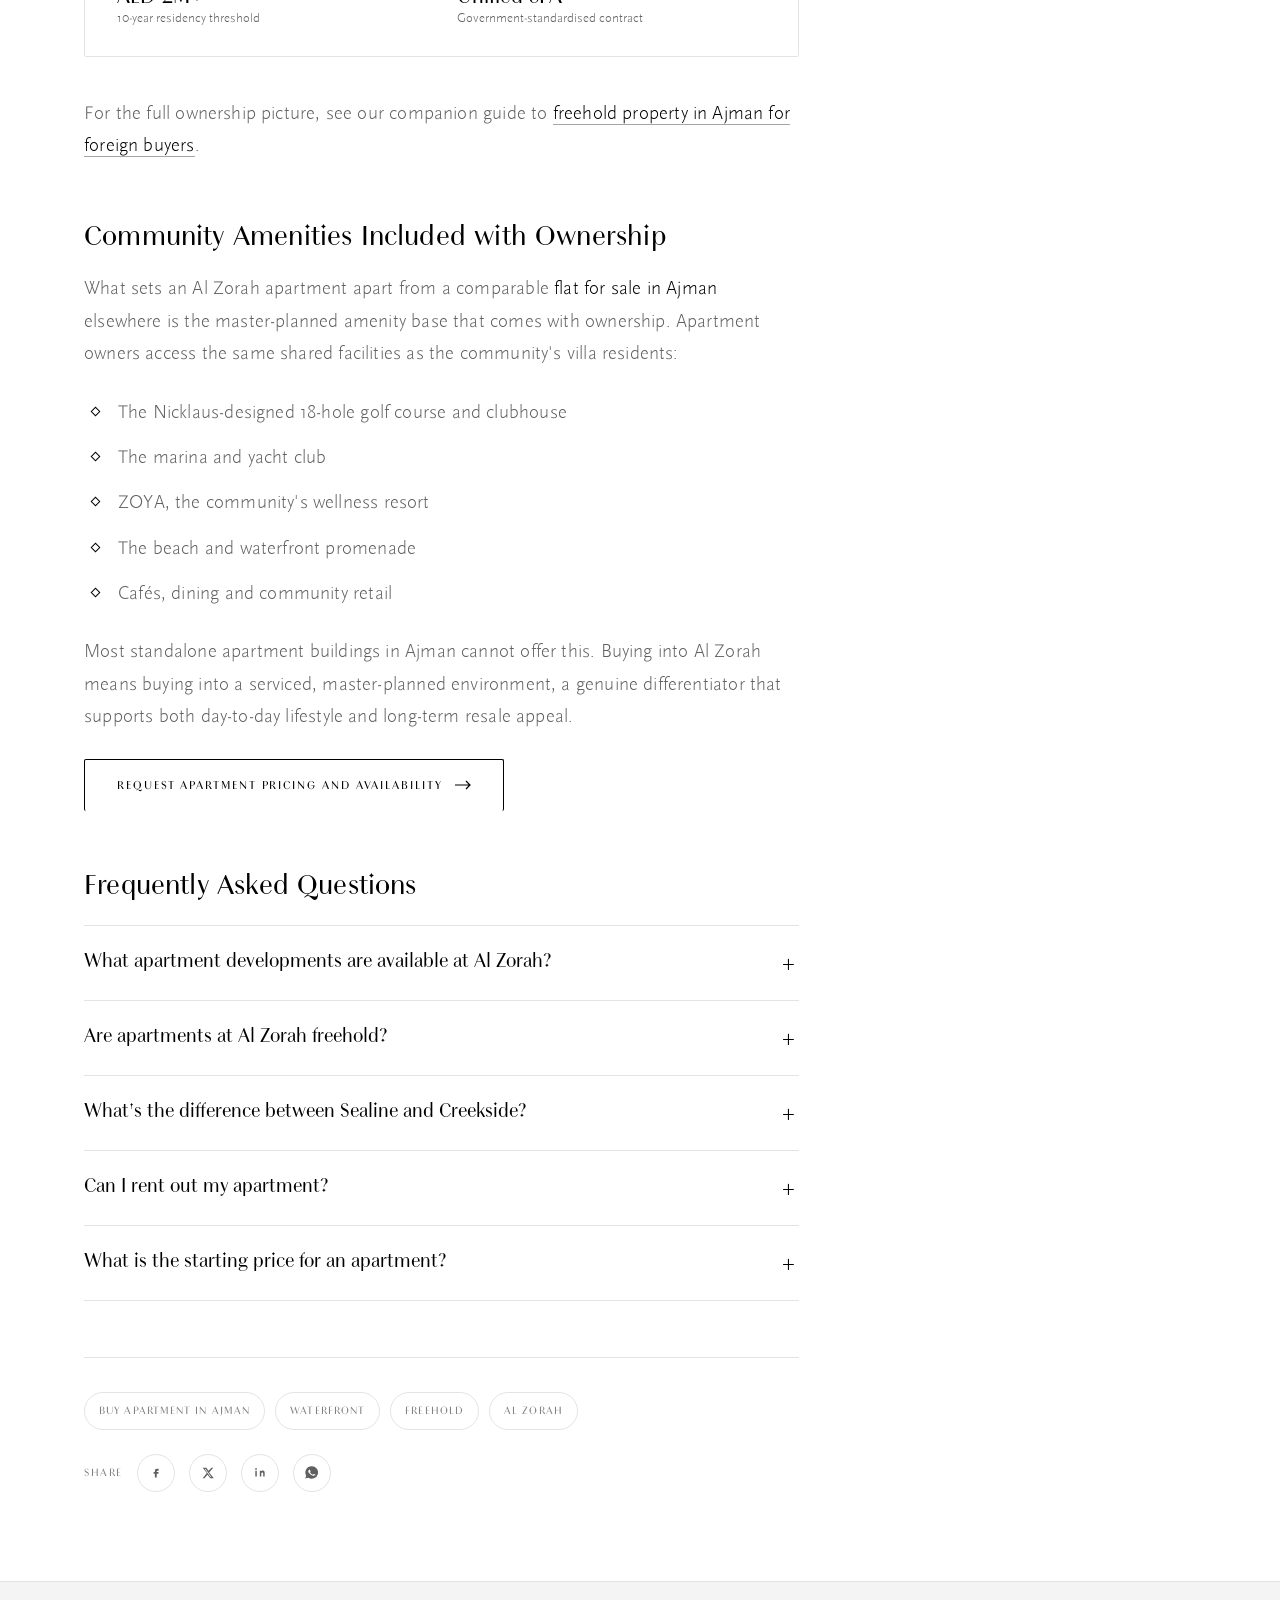
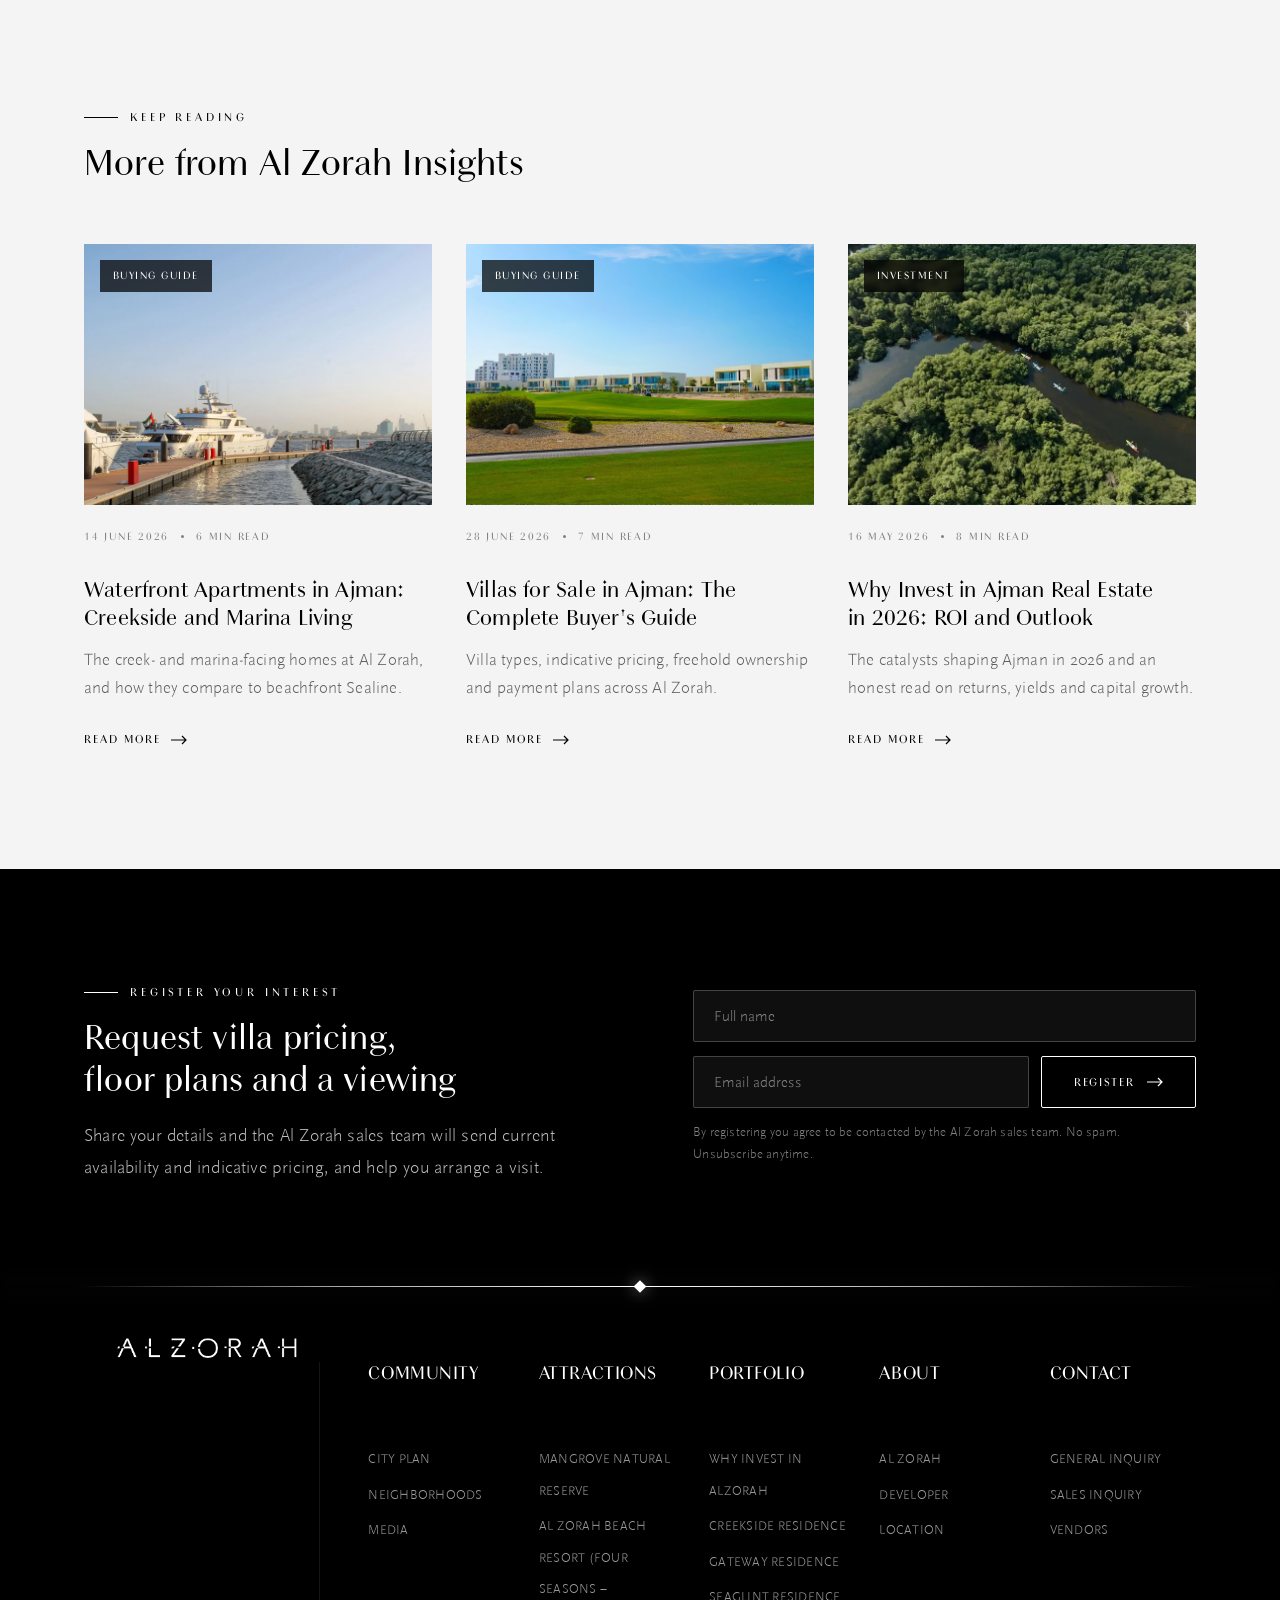
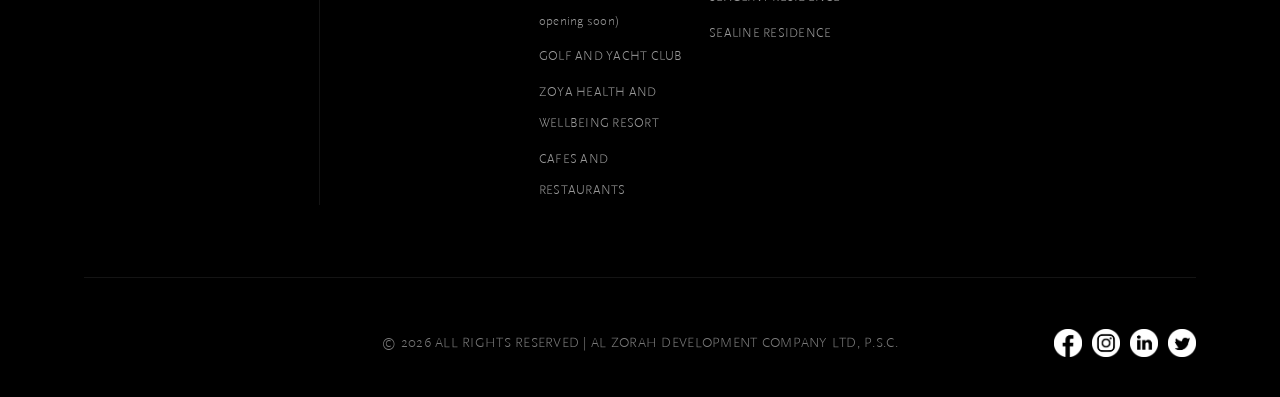
<file: blog-apartments.html>
<!DOCTYPE html>
<html lang="en">
<head>
<meta charset="UTF-8">
<meta name="viewport" content="width=device-width, initial-scale=1.0">
<title>Apartments for Sale in Ajman: Waterfront and Beachfront Options | Al Zorah</title>
<meta name="description" content="A buyer's guide to apartments for sale in Ajman: Sealine, Creekside and Gateway Porto at Al Zorah: waterfront vs beachfront, unit sizes, freehold status, amenities and starting prices.">
<link rel="preconnect" href="https://alzorahcity.com">
<link rel="icon" href="assets/img/favicon.png">
<link rel="stylesheet" href="assets/css/blog.css">
<script>document.documentElement.classList.add("js")</script>
</head>
<body>

<!-- ============================ HEADER ============================ -->
<header class="site-header always-solid">
  <div class="wrap header-inner">
    <a class="brand" href="https://alzorahcity.com" aria-label="Al Zorah">
      <img src="assets/img/logo.png" alt="Al Zorah">
    </a>
    <nav class="main-nav" aria-label="Primary">
      <a href="https://alzorahcity.com/community">Community</a>
      <a href="https://alzorahcity.com/golf-club">Attractions</a>
      <a href="https://alzorahcity.com/invest">Portfolio</a>
      <a href="https://alzorahcity.com/about-us">About</a>
      <a href="index.html" aria-current="page">Insights</a>
    </nav>
    <div class="header-cta">
      <a href="#register" class="btn btn--on-dark">Register Interest</a>
      <button class="nav-toggle" aria-label="Menu" aria-expanded="false"><span></span><span></span><span></span></button>
    </div>
  </div>
</header>

<!-- ============================ ARTICLE HERO ============================ -->
<section class="article-hero">
  <img class="article-hero__bg" src="assets/img/apartments.webp" alt="Waterfront apartments at Al Zorah, Ajman">
  <div class="wrap">
    <nav class="breadcrumb" aria-label="Breadcrumb">
      <a href="https://alzorahcity.com">Home</a><span class="sep">/</span>
      <a href="index.html">Insights</a><span class="sep">/</span>
      <a href="index.html">Buying Guides</a>
    </nav>
    <span class="tag-pill">Buying Guide</span>
    <h1>Apartments for Sale in Ajman: Waterfront and Beachfront Options</h1>
    <div class="article-meta">
      <div class="author-chip">
        <span>Al Zorah Sales Team</span>
      </div>
      <span class="dot"></span>
      <span>21 June 2026</span>
      <span class="dot"></span>
      <span>6 min read</span>
    </div>
  </div>
</section>

<!-- ============================ ARTICLE BODY ============================ -->
<div class="wrap">
  <div class="article-layout">

    <!-- MAIN -->
    <article class="prose">

      <!-- Intro -->
      <section id="apartments-intro">
        <h2 id="why-apartments">Why Buyers Are Choosing Apartments Over Villas in Ajman</h2>
        <p>For many buyers, the fastest route into Al Zorah ownership is not a villa but an apartment. A <strong>flat for sale in Ajman</strong> at Al Zorah opens the same 12 square-kilometre waterfront masterplan, including the golf course, the marina, the beach and the wellness resort, at a noticeably lower entry point than the community's villa collection. That is the essential appeal: near-identical amenity access for a smaller ticket. Three apartment developments define the segment: <strong>Sealine Residence</strong>, <strong>Creekside Residence</strong> and <strong>Gateway Porto Al Zorah</strong>, each positioned differently against the water. This guide walks through what each offers, how waterfront and beachfront differ here, and how to <strong>buy an apartment in Ajman</strong> with confidence.</p>

        <div class="note">
          <span class="note__icon">&#9432;</span>
          <p><strong>A note on figures.</strong> Prices, sizes and unit mix in this guide are indicative and released on a <em>starting-from</em> basis. Confirmed prices, floor plans and current availability are issued directly by the sales team: <a href="#register">register your interest</a> for the latest price list.</p>
        </div>
      </section>

      <!-- Developments -->
      <section>
        <h2 id="apartment-developments">Apartment Developments at Al Zorah</h2>
        <p>Al Zorah's apartments, like its villas, are defined by position. Three residential developments make up the segment, each addressing a different stretch of the community's shoreline and waterways.</p>

        <h3>Sealine Residence: beachfront, sea-facing units</h3>
        <p>Sealine Residence is the beachfront address. Its apartments sit directly on the coast with sea-facing layouts, giving owners the most immediate relationship with the water of any flat at Al Zorah. Unit types run from studios through to three-bedroom homes, suiting buyers who want a beachfront lifestyle, whether as a primary residence, a holiday home or a rental with strong seasonal appeal.</p>

        <h3>Creekside Residence: creek and marina views</h3>
        <p>Creekside Residence looks over the community's creek and marina rather than the open sea, giving a calmer, more sheltered outlook with water on the doorstep. With a similar studio-to-three-bedroom range, Creekside suits buyers drawn to marina living and those who value being a short stroll from the golf and yacht club.</p>

        <h3>Gateway Porto Al Zorah: marina frontage</h3>
        <p>Gateway Porto Al Zorah sits on the marina frontage near the community's entrance, placing residents closest to the berths, the dining and the daily rhythm of the waterfront. It is well matched to buyers who want a lock-up-and-leave apartment with marina views and easy access in and out of the community.</p>

        <div class="table-wrap">
          <table class="compare-table">
            <caption>Apartment developments at a glance: indicative positioning</caption>
            <thead>
              <tr><th>Development</th><th>Position</th><th>Outlook</th><th>Best suited to</th></tr>
            </thead>
            <tbody>
              <tr><th>Sealine Residence</th><td>Beachfront</td><td>Direct sea and beach</td><td>Beachfront living and seasonal rental</td></tr>
              <tr><th>Creekside Residence</th><td>Creek and marina</td><td>Creek and marina views</td><td>Sheltered marina living</td></tr>
              <tr><th>Gateway Porto Al Zorah</th><td>Marina frontage</td><td>Marina views</td><td>Lock-up-and-leave, easy access</td></tr>
            </tbody>
          </table>
        </div>
        <p>Bedroom mix and available layouts vary by development and release phase, so the current specification for each is confirmed on enquiry: a <a href="#register">quick registration</a> returns the up-to-date detail.</p>
      </section>

      <!-- Waterfront vs beachfront -->
      <section>
        <h2 id="waterfront-vs-beachfront">Waterfront vs Beachfront: What's the Difference at Al Zorah</h2>
        <p>Buyers often use <em>waterfront</em> and <em>beachfront</em> interchangeably, but at Al Zorah they describe two distinct propositions, and the difference matters when you are choosing between developments.</p>
        <p><strong>Beachfront</strong> means direct sea and beach access: the building fronts the shoreline, and the water is a short walk from the lobby. At Al Zorah, that description belongs to <strong>Sealine Residence</strong>.</p>
        <p><strong>Waterfront</strong> is the broader term. It covers apartments that front the community's creek and marina without direct beach access: you have water views and a berth-side setting, but not a private stretch of sand. <strong>Creekside Residence</strong> and <strong>Gateway Porto Al Zorah</strong> are waterfront in this sense.</p>

        <blockquote class="pullquote">At Al Zorah, every beachfront home is waterfront, but not every waterfront home is beachfront. The distinction is access to the sand, not the presence of water.</blockquote>

        <p>For a closer look at the creek and marina options, see our companion guide to <a href="blog-waterfront-apartments.html">waterfront apartments at Al Zorah</a>.</p>
      </section>

      <!-- Sizes, layouts, prices -->
      <section>
        <h2 id="sizes-layouts-prices">Unit Sizes, Layouts and Starting Prices</h2>
        <p>Layouts across the three developments span studios to three-bedroom apartments, with floorplates increasing accordingly, from compact studio homes up to more generous three-bedroom layouts. Rather than publish fixed figures that date quickly, Al Zorah confirms indicative size ranges for each unit type on enquiry.</p>
        <p>Pricing follows the same principle. Each development is released on a <strong>starting-from</strong> basis, with Sealine's beachfront position typically commanding a premium over the creek- and marina-facing homes at Creekside and Gateway Porto. The most dependable number is always the one issued by the sales team at the point of enquiry.</p>
        <p>Availability moves in phases, so current unit availability, floor plans and confirmed starting prices should be verified with sales directly. This guide is reviewed as inventory updates.</p>
        <p><a class="btn btn--accent" href="#register">Request the current price list
          <svg class="arrow" width="16" height="10" viewBox="0 0 16 10" fill="none"><path d="M11 1l4 4-4 4M15 5H0" stroke="currentColor" stroke-width="1.2"/></svg>
        </a></p>
      </section>

      <!-- Freehold + investment -->
      <section>
        <h2 id="freehold-investment">Freehold Status and Investment Potential</h2>
        <p>Freehold ownership applies to Al Zorah apartments on exactly the same terms as its villas. Every flat sits within a designated <strong>freehold zone</strong>, open to UAE nationals and foreign buyers alike, with full title and no nationality restrictions. Purchases are registered with ARRA, the Ajman Real Estate Regulatory Agency, under a government-unified sales and purchase agreement.</p>
        <p>Qualifying purchases also support the UAE residency route: a property bought at or above the <strong>AED 2 million</strong> threshold makes the buyer eligible for the 10-year Golden Visa, on the same basis as a comparable purchase in Dubai or Abu Dhabi.</p>
        <p>On the investment side, apartments benefit from Al Zorah's amenity base as a tenant-appeal driver, not just an owner's luxury. Proximity to the golf course, the marina, the ZOYA wellness resort and the upcoming Four Seasons gives these homes a broad rental audience, from professionals to seasonal visitors, underpinning demand well beyond owner-occupiers.</p>

        <div class="keyfacts">
          <h4>Ownership at a glance</h4>
          <dl>
            <div><dt>Tenure</dt><dd>Freehold<small>All nationalities, full title</small></dd></div>
            <div><dt>Regulator</dt><dd>ARRA<small>Ajman Real Estate Regulatory Agency</small></dd></div>
            <div><dt>Golden Visa</dt><dd>AED 2M+<small>10-year residency threshold</small></dd></div>
            <div><dt>Agreement</dt><dd>Unified SPA<small>Government-standardised contract</small></dd></div>
          </dl>
        </div>
        <p>For the full ownership picture, see our companion guide to <a href="blog-freehold.html">freehold property in Ajman for foreign buyers</a>.</p>
      </section>

      <!-- Amenities -->
      <section>
        <h2 id="community-amenities">Community Amenities Included with Ownership</h2>
        <p>What sets an Al Zorah apartment apart from a comparable <strong>flat for sale in Ajman</strong> elsewhere is the master-planned amenity base that comes with ownership. Apartment owners access the same shared facilities as the community's villa residents:</p>
        <ul>
          <li>The Nicklaus-designed 18-hole golf course and clubhouse</li>
          <li>The marina and yacht club</li>
          <li>ZOYA, the community's wellness resort</li>
          <li>The beach and waterfront promenade</li>
          <li>Cafés, dining and community retail</li>
        </ul>
        <p>Most standalone apartment buildings in Ajman cannot offer this. Buying into Al Zorah means buying into a serviced, master-planned environment, a genuine differentiator that supports both day-to-day lifestyle and long-term resale appeal.</p>
        <p><a class="btn btn--accent" href="#register">Request apartment pricing and availability
          <svg class="arrow" width="16" height="10" viewBox="0 0 16 10" fill="none"><path d="M11 1l4 4-4 4M15 5H0" stroke="currentColor" stroke-width="1.2"/></svg>
        </a></p>
      </section>

      <!-- FAQ -->
      <section>
        <h2 id="faq">Frequently Asked Questions</h2>
        <div class="faq">
          <div class="faq-item">
            <button aria-expanded="false">What apartment developments are available at Al Zorah?</button>
            <div class="faq-answer"><p>Three: Sealine Residence (beachfront), Creekside Residence (creek and marina) and Gateway Porto Al Zorah (marina frontage). Each offers a studio-to-three-bedroom range and access to the full community amenity base.</p></div>
          </div>
          <div class="faq-item">
            <button aria-expanded="false">Are apartments at Al Zorah freehold?</button>
            <div class="faq-answer"><p>Yes. Apartments sit within a designated freehold zone with full ownership rights for UAE nationals and foreign buyers alike, registered with ARRA under a government-unified sales and purchase agreement.</p></div>
          </div>
          <div class="faq-item">
            <button aria-expanded="false">What's the difference between Sealine and Creekside?</button>
            <div class="faq-answer"><p>Sealine Residence is beachfront, with direct sea and beach access and sea-facing units. Creekside Residence is waterfront, overlooking the creek and marina: water views and a sheltered setting, but without direct beach access.</p></div>
          </div>
          <div class="faq-item">
            <button aria-expanded="false">Can I rent out my apartment?</button>
            <div class="faq-answer"><p>Yes. Freehold ownership allows you to let your apartment, and proximity to the golf course, marina, ZOYA and the upcoming Four Seasons gives Al Zorah homes broad tenant appeal. The sales team can talk you through rental potential for a specific unit.</p></div>
          </div>
          <div class="faq-item">
            <button aria-expanded="false">What is the starting price for an apartment?</button>
            <div class="faq-answer"><p>Apartments are released on a starting-from basis, with pricing varying by development, unit type and phase. Register your interest above and the sales team will send current, confirmed starting prices.</p></div>
          </div>
        </div>
      </section>

      <!-- Article foot -->
      <div class="article-foot">
        <div class="tag-list">
          <a href="#">Buy Apartment in Ajman</a>
          <a href="#">Waterfront</a>
          <a href="#">Freehold</a>
          <a href="#">Al Zorah</a>
        </div>
        <div class="share">
          <span>Share</span>
          <a href="#" aria-label="Share on Facebook"><svg width="15" height="15" viewBox="0 0 24 24" fill="currentColor"><path d="M14 9h3V6h-3c-1.7 0-3 1.3-3 3v2H9v3h2v6h3v-6h2.5l.5-3H14V9.5c0-.3.2-.5.5-.5H14z"/></svg></a>
          <a href="#" aria-label="Share on X"><svg width="14" height="14" viewBox="0 0 24 24" fill="currentColor"><path d="M18 3h3l-7 8 8 10h-6l-5-6-5 6H3l7-9L3 3h6l4 5 5-5zm-2 16h1.5L8 5H6.5L16 19z"/></svg></a>
          <a href="#" aria-label="Share on LinkedIn"><svg width="14" height="14" viewBox="0 0 24 24" fill="currentColor"><path d="M6.5 8v10H4V8h2.5zM5.2 3.5a1.5 1.5 0 110 3 1.5 1.5 0 010-3zM20 18h-2.5v-5c0-1.3-.5-2-1.6-2-.9 0-1.4.6-1.6 1.2-.1.2-.1.5-.1.8V18H11.7V8H14v1.4c.4-.6 1.1-1.5 2.7-1.5 2 0 3.3 1.3 3.3 4V18z"/></svg></a>
          <a href="#" aria-label="Share on WhatsApp"><svg width="15" height="15" viewBox="0 0 24 24" fill="currentColor"><path d="M12 2a10 10 0 00-8.6 15l-1.3 4.6 4.8-1.3A10 10 0 1012 2zm5.3 14c-.2.6-1.2 1.2-1.7 1.2-.5.1-1 .2-3.2-.7-2.7-1.1-4.4-3.9-4.5-4-.1-.2-1-1.4-1-2.6s.6-1.8.9-2.1c.2-.2.5-.3.7-.3h.5c.2 0 .4 0 .6.5l.8 2c.1.2.1.3 0 .5l-.4.6c-.2.2-.3.4-.1.7.2.3.8 1.3 1.7 2.1 1.2 1 2.1 1.3 2.4 1.5.2.1.4.1.6-.1l.7-.9c.2-.2.4-.2.6-.1l1.9.9c.2.1.4.2.4.3.1.2.1.6-.1 1.1z"/></svg></a>
        </div>
      </div>

    </article>

    <!-- SIDEBAR -->
    <aside class="sidebar">
      <div class="widget toc">
        <h4>In This Guide</h4>
        <ol>
          <li><a href="#why-apartments">Why apartments over villas</a></li>
          <li><a href="#apartment-developments">Apartment developments</a></li>
          <li><a href="#waterfront-vs-beachfront">Waterfront vs beachfront</a></li>
          <li><a href="#sizes-layouts-prices">Sizes, layouts and prices</a></li>
          <li><a href="#freehold-investment">Freehold and investment</a></li>
          <li><a href="#community-amenities">Community amenities</a></li>
          <li><a href="#faq">FAQs</a></li>
        </ol>
      </div>

      <div class="widget widget--cta">
        <h4>Request Apartment Pricing</h4>
        <p>Get current apartment pricing, floor plans and availability sent directly by our sales team.</p>
        <a class="btn btn--on-dark btn--wide" href="#register">Register Interest</a>
      </div>

      <div class="widget">
        <h4>Related Guides</h4>
        <div class="mini-post">
          <img src="assets/img/waterfront.webp" alt="">
          <div>
            <span class="mp-tag">Buying Guide</span>
            <h5><a href="blog-waterfront-apartments.html">Waterfront Apartments: Creekside and Marina</a></h5>
          </div>
        </div>
        <div class="mini-post">
          <img src="assets/img/villas.jpg" alt="">
          <div>
            <span class="mp-tag">Buying Guide</span>
            <h5><a href="blog-villas.html">Villas for Sale in Ajman: Buyer's Guide</a></h5>
          </div>
        </div>
        <div class="mini-post">
          <img src="assets/img/freehold.webp" alt="">
          <div>
            <span class="mp-tag">Ownership</span>
            <h5><a href="blog-freehold.html">Freehold Property in Ajman Explained</a></h5>
          </div>
        </div>
      </div>
    </aside>

  </div>
</div>

<!-- ============================ RELATED ============================ -->
<section class="section section--soft related">
  <div class="wrap">
    <div class="section-head" data-reveal>
      <span class="eyebrow">Keep Reading</span>
      <h2>More from Al Zorah Insights</h2>
    </div>
    <div class="card-grid">
      <article class="card" data-reveal>
        <a class="card__media" href="blog-waterfront-apartments.html"><span class="card__tag">Buying Guide</span>
          <img src="assets/img/waterfront.webp" alt="Waterfront apartments at Al Zorah"></a>
        <div class="post-meta"><span>14 June 2026</span><span class="dot"></span><span>6 min read</span></div>
        <h3><a href="blog-waterfront-apartments.html">Waterfront Apartments in Ajman: Creekside and Marina Living</a></h3>
        <p>The creek- and marina-facing homes at Al Zorah, and how they compare to beachfront Sealine.</p>
        <div class="card__foot"><a class="textlink" href="blog-waterfront-apartments.html">Read more
          <svg class="arrow" width="16" height="10" viewBox="0 0 16 10" fill="none"><path d="M11 1l4 4-4 4M15 5H0" stroke="currentColor" stroke-width="1.2"/></svg></a></div>
      </article>
      <article class="card" data-reveal>
        <a class="card__media" href="blog-villas.html"><span class="card__tag">Buying Guide</span>
          <img src="assets/img/villas.jpg" alt="Villas at Al Zorah"></a>
        <div class="post-meta"><span>28 June 2026</span><span class="dot"></span><span>7 min read</span></div>
        <h3><a href="blog-villas.html">Villas for Sale in Ajman: The Complete Buyer's Guide</a></h3>
        <p>Villa types, indicative pricing, freehold ownership and payment plans across Al Zorah.</p>
        <div class="card__foot"><a class="textlink" href="blog-villas.html">Read more
          <svg class="arrow" width="16" height="10" viewBox="0 0 16 10" fill="none"><path d="M11 1l4 4-4 4M15 5H0" stroke="currentColor" stroke-width="1.2"/></svg></a></div>
      </article>
      <article class="card" data-reveal>
        <a class="card__media" href="blog-invest-ajman.html"><span class="card__tag">Investment</span>
          <img src="assets/img/invest.webp" alt="Investing in Ajman"></a>
        <div class="post-meta"><span>16 May 2026</span><span class="dot"></span><span>8 min read</span></div>
        <h3><a href="blog-invest-ajman.html">Why Invest in Ajman Real Estate in 2026: ROI and Outlook</a></h3>
        <p>The catalysts shaping Ajman in 2026 and an honest read on returns, yields and capital growth.</p>
        <div class="card__foot"><a class="textlink" href="blog-invest-ajman.html">Read more
          <svg class="arrow" width="16" height="10" viewBox="0 0 16 10" fill="none"><path d="M11 1l4 4-4 4M15 5H0" stroke="currentColor" stroke-width="1.2"/></svg></a></div>
      </article>
    </div>
  </div>
</section>

<!-- ============================ CTA BAND ============================ -->
<section class="cta-band" id="register">
  <img class="cta-band__bg" src="assets/img/gateway.jpg" alt="">
  <div class="wrap">
    <div data-reveal>
      <span class="eyebrow">Register Your Interest</span>
      <h2>Request villa pricing, floor plans and a viewing</h2>
      <p>Share your details and the Al Zorah sales team will send current availability and indicative pricing, and help you arrange a visit.</p>
    </div>
    <form class="signup" data-reveal onsubmit="return false;" aria-label="Register interest">
      <div class="field-row">
        <input type="text" name="name" placeholder="Full name" aria-label="Full name" required>
      </div>
      <div class="field-row">
        <input type="email" name="email" placeholder="Email address" aria-label="Email address" required>
        <button type="submit" class="btn btn--accent">Register
          <svg class="arrow" width="16" height="10" viewBox="0 0 16 10" fill="none"><path d="M11 1l4 4-4 4M15 5H0" stroke="currentColor" stroke-width="1.2"/></svg>
        </button>
      </div>
      <small>By registering you agree to be contacted by the Al Zorah sales team. No spam. Unsubscribe anytime.</small>
    </form>
  </div>
</section>

<!-- ============================ FOOTER ============================ -->
<footer class="site-footer">
  <div class="wrap">
    <div class="footer-grid">
      <a class="footer-brand" href="https://alzorahcity.com" aria-label="Al Zorah">
        <img src="assets/img/logo.png" alt="Al Zorah">
      </a>
      <nav class="footer-cols" aria-label="Footer">
        <div class="footer-col">
          <h5>COMMUNITY</h5>
          <ul>
            <li><a href="https://alzorahcity.com/city-plan">CITY PLAN</a></li>
            <li><a href="https://alzorahcity.com/community">NEIGHBORHOODS</a></li>
            <li><a href="https://alzorahcity.com/media">MEDIA</a></li>
          </ul>
        </div>
        <div class="footer-col">
          <h5>ATTRACTIONS</h5>
          <ul>
            <li><a href="https://alzorahcity.com/mangrove-natural-reserve">MANGROVE NATURAL RESERVE</a></li>
            <li><a href="https://alzorahcity.com/hotels">AL ZORAH BEACH RESORT (FOUR SEASONS &ndash; opening soon)</a></li>
            <li><a href="https://alzorahcity.com/golf-club">GOLF AND YACHT CLUB</a></li>
            <li><a href="https://alzorahcity.com/zoya-health-&amp;-wellbeing-resort">ZOYA HEALTH AND WELLBEING RESORT</a></li>
            <li><a href="https://alzorahcity.com/restaurant">CAFES AND RESTAURANTS</a></li>
          </ul>
        </div>
        <div class="footer-col">
          <h5>PORTFOLIO</h5>
          <ul>
            <li><a href="https://alzorahcity.com/invest">WHY INVEST IN ALZORAH</a></li>
            <li><a href="https://alzorahcity.com/creekside_residence">CREEKSIDE RESIDENCE</a></li>
            <li><a href="https://alzorahcity.com/gateway-porto-al-zorah">GATEWAY RESIDENCE</a></li>
            <li><a href="https://alzorahcity.com/seaglint">SEAGLINT RESIDENCE</a></li>
            <li><a href="https://alzorahcity.com/sealine-residence">SEALINE RESIDENCE</a></li>
          </ul>
        </div>
        <div class="footer-col">
          <h5>ABOUT</h5>
          <ul>
            <li><a href="https://alzorahcity.com/about-us">AL ZORAH</a></li>
            <li><a href="https://alzorahcity.com/developer">DEVELOPER</a></li>
            <li><a href="https://alzorahcity.com/location">LOCATION</a></li>
          </ul>
        </div>
        <div class="footer-col">
          <h5>CONTACT</h5>
          <ul>
            <li><a href="#register">GENERAL INQUIRY</a></li>
            <li><a href="#register">SALES INQUIRY</a></li>
            <li><a href="#register">VENDORS</a></li>
          </ul>
        </div>
      </nav>
    </div>
    <div class="footer-bottom">
      <p class="copyright">&copy; <span data-year>2026</span> ALL RIGHTS RESERVED | AL ZORAH DEVELOPMENT COMPANY LTD, P.S.C.</p>
      <div class="footer-social">
        <a href="https://www.facebook.com/AlZorah" aria-label="Facebook"><img src="assets/img/social/facebook.png" alt=""></a>
        <a href="https://www.instagram.com/alzorah/" aria-label="Instagram"><img src="assets/img/social/instagram.png" alt=""></a>
        <a href="https://www.linkedin.com/company/al-zorah-development-private-company" aria-label="LinkedIn"><img src="assets/img/social/linkedin-1.png" alt=""></a>
        <a href="https://twitter.com/AlZorahUAE" aria-label="X"><img src="assets/img/social/twitter.png" alt=""></a>
      </div>
    </div>
  </div>
</footer>

<script src="assets/js/blog.js"></script>
</body>
</html>
</file>
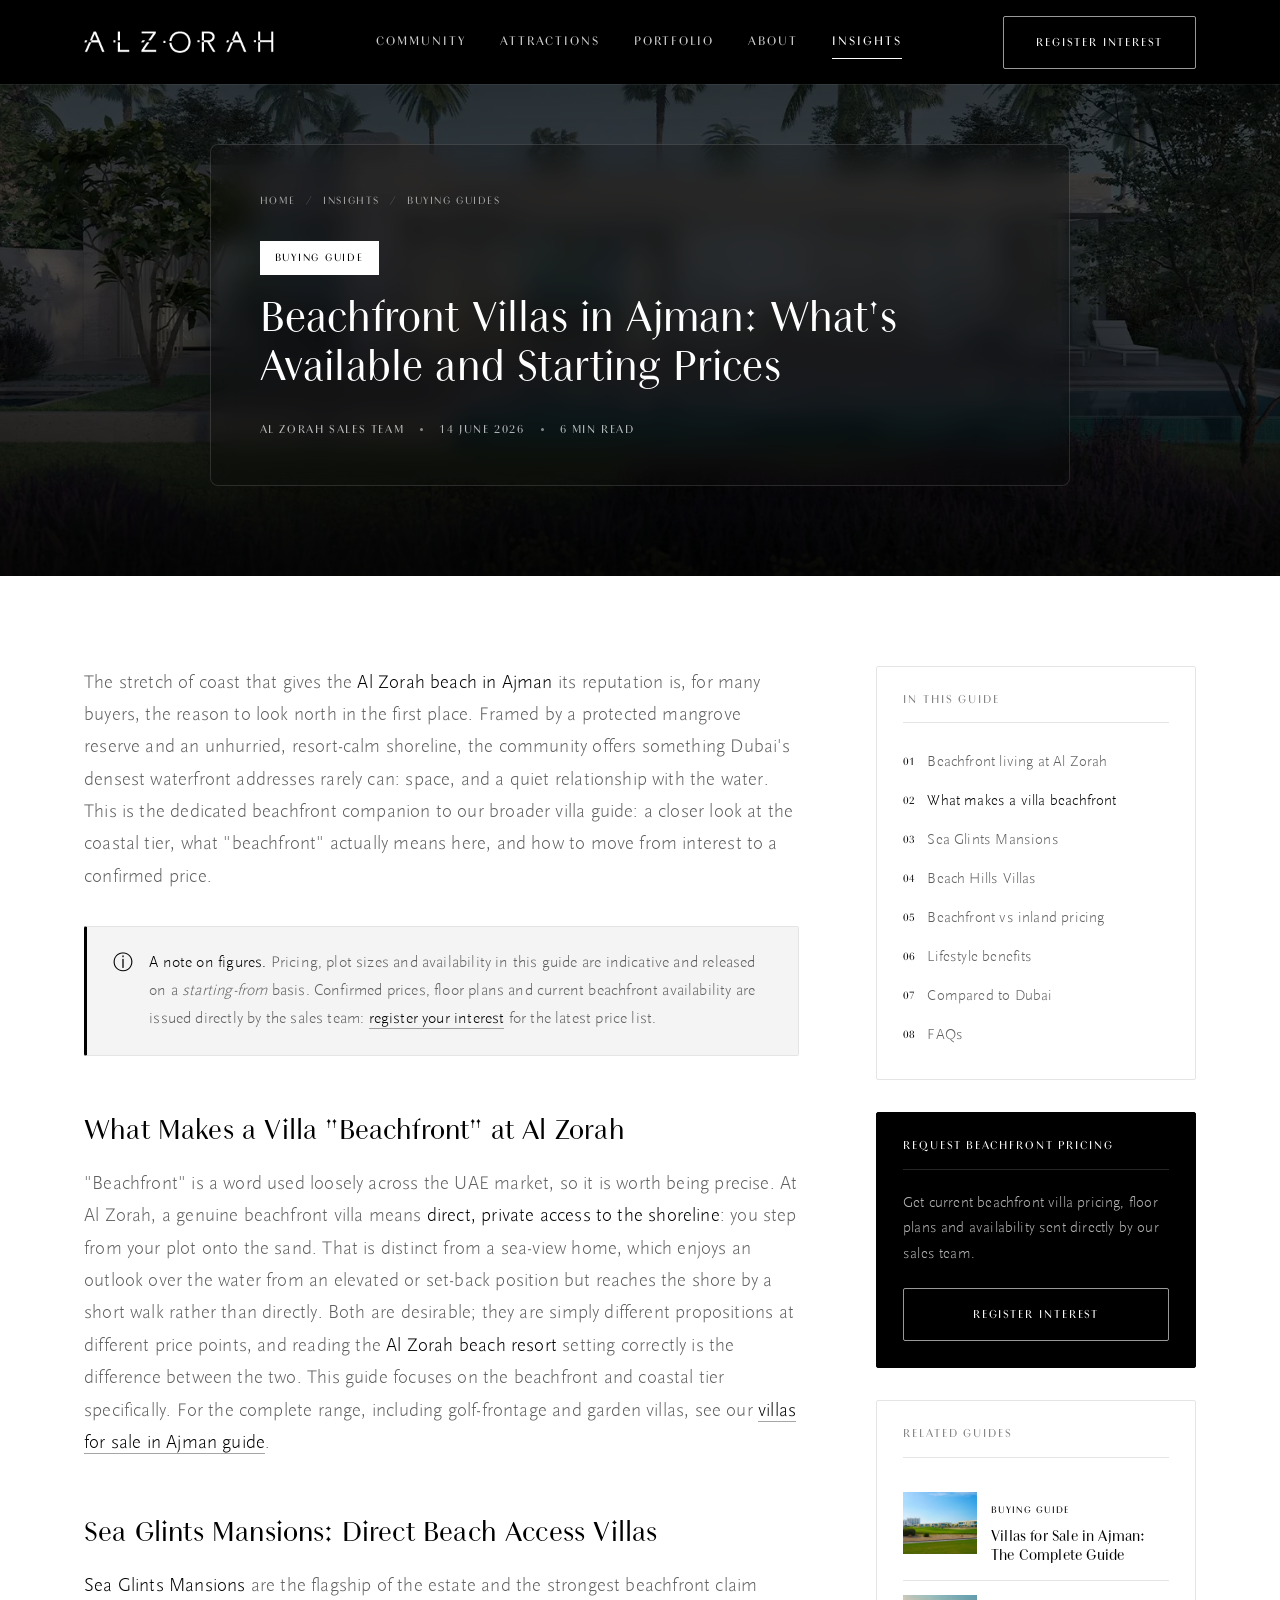
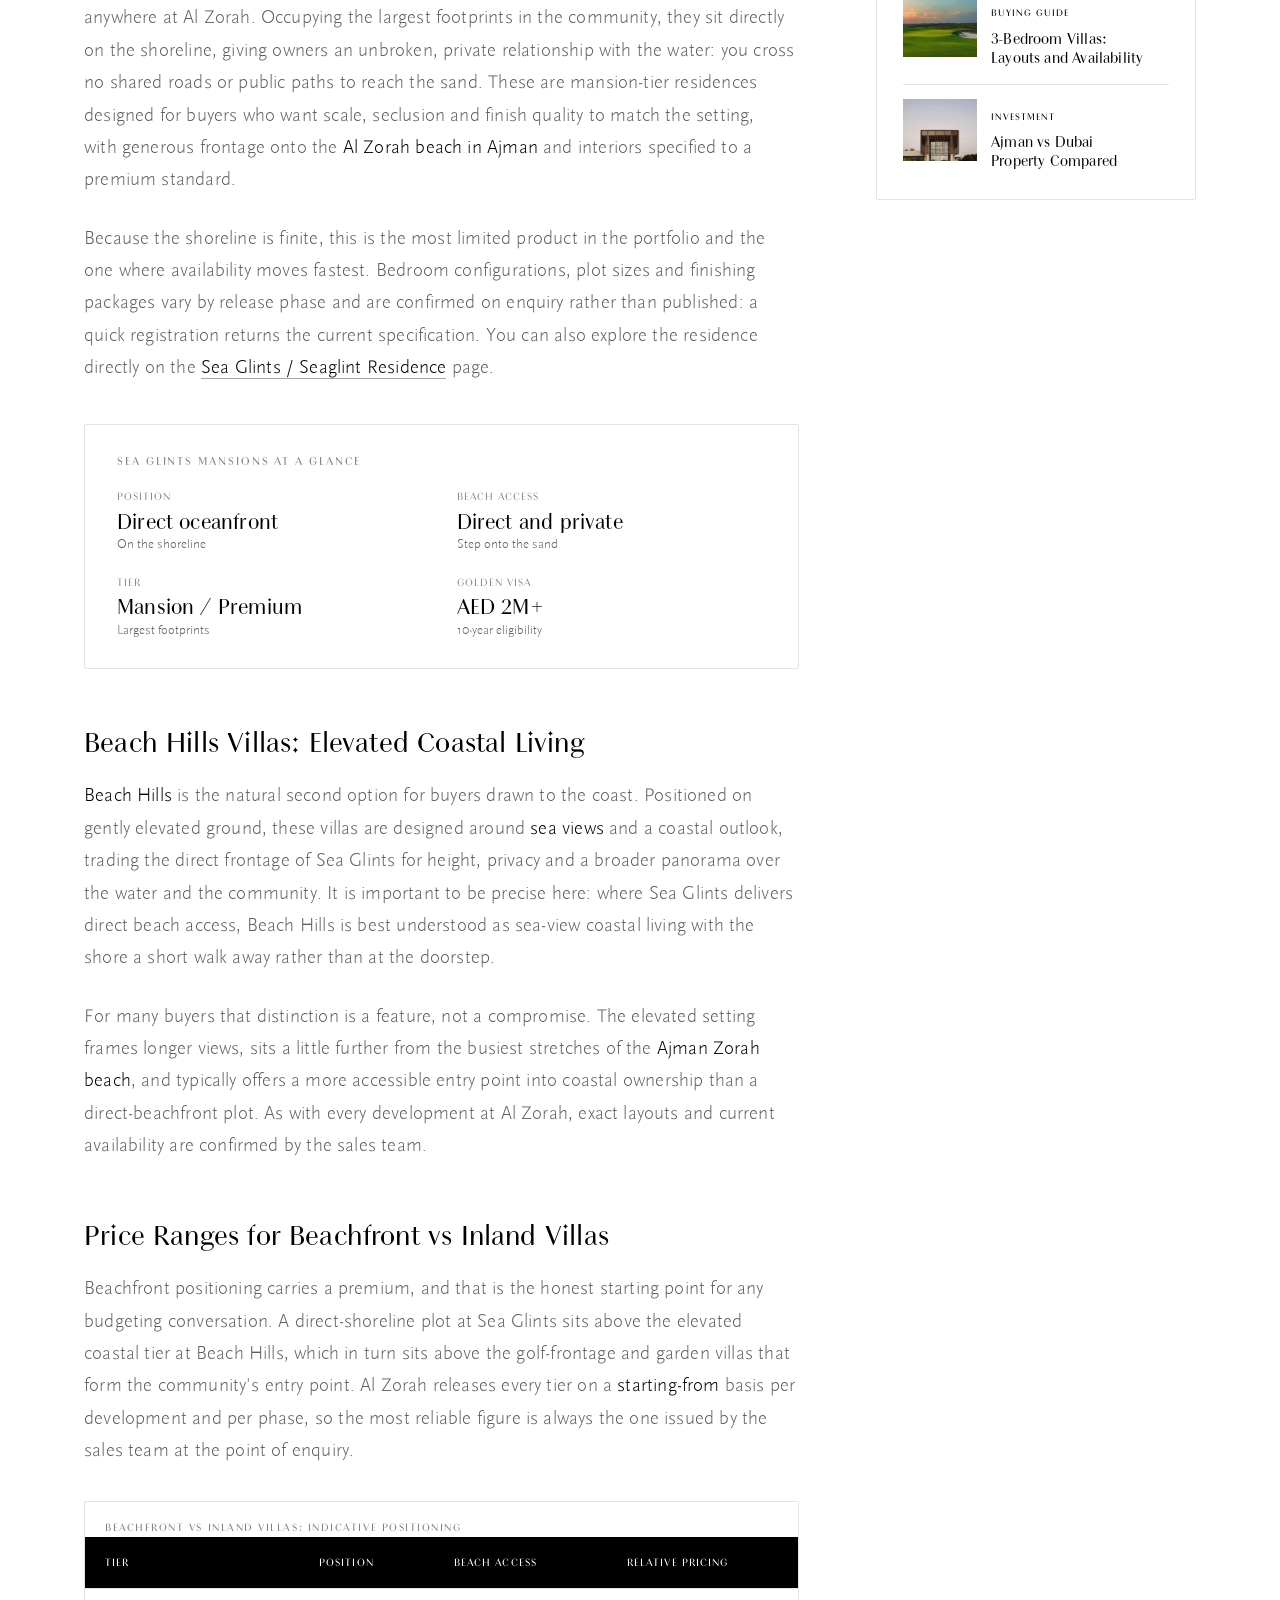
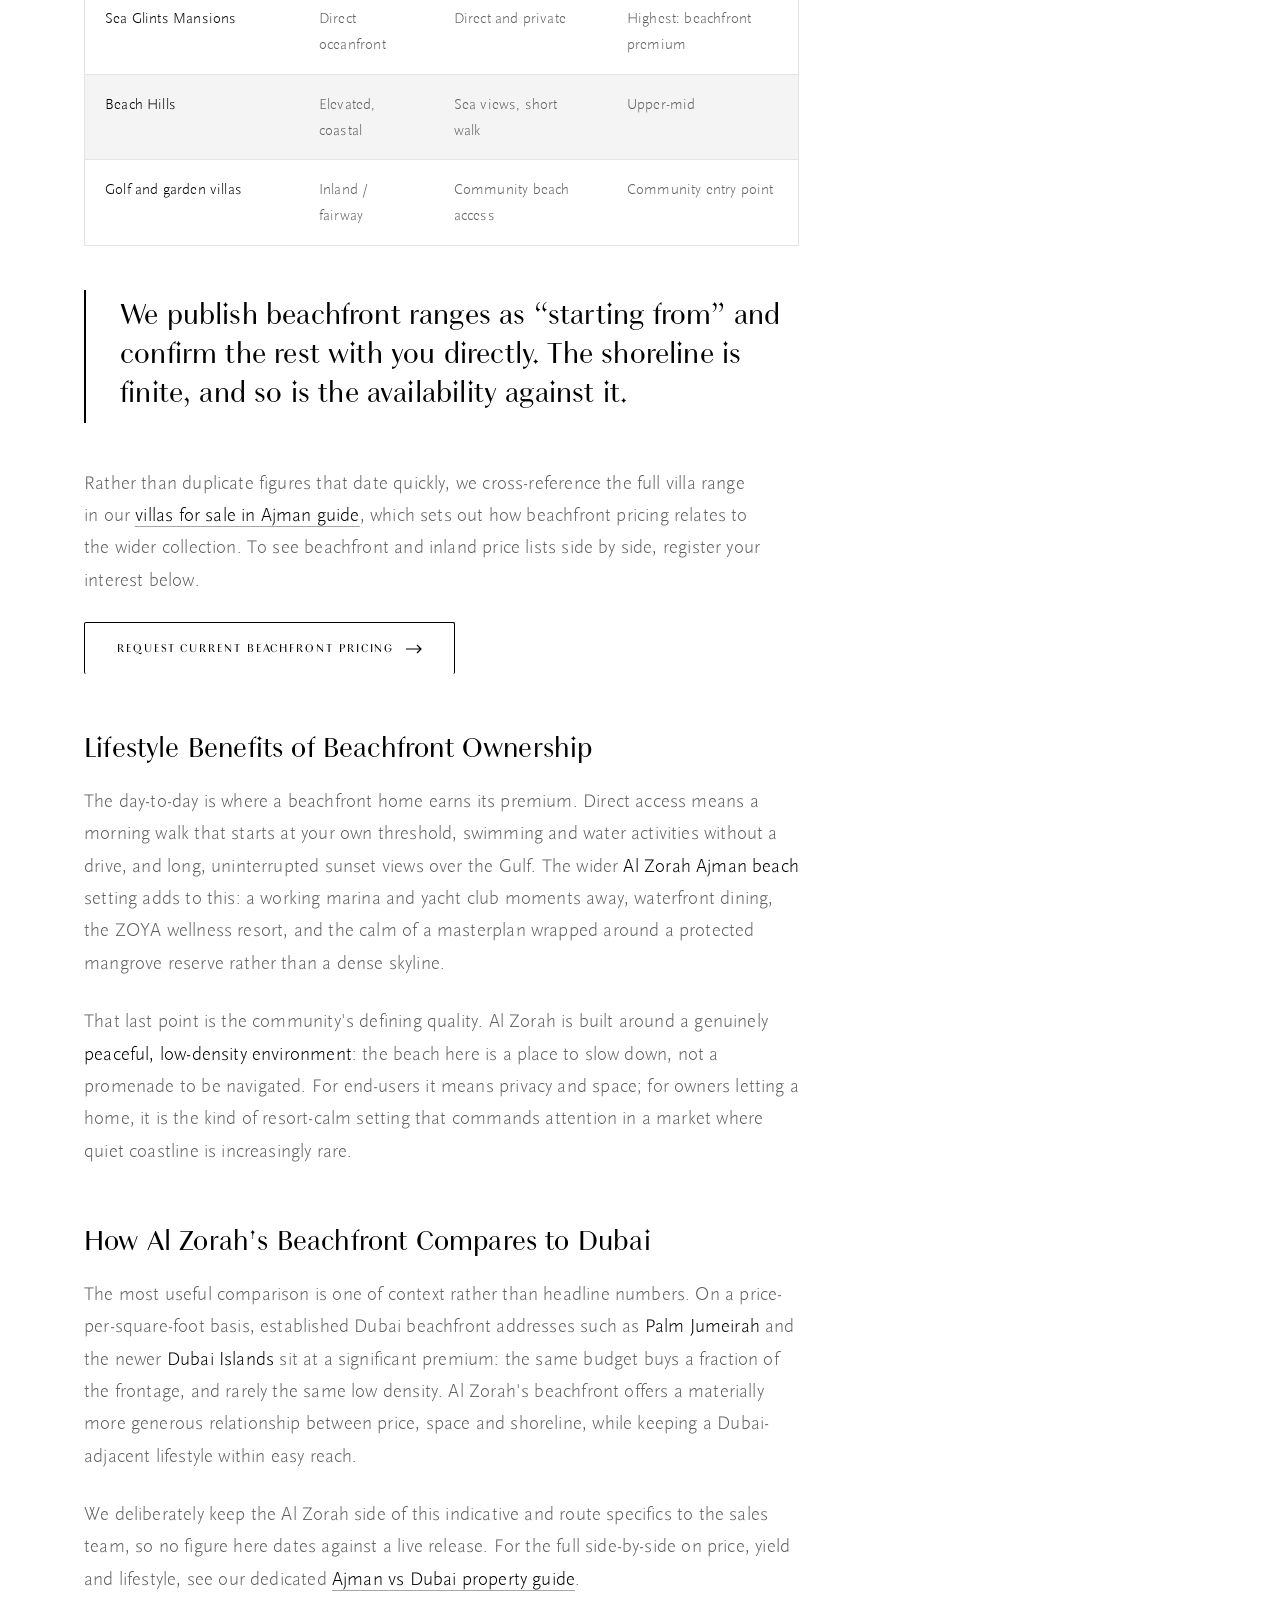
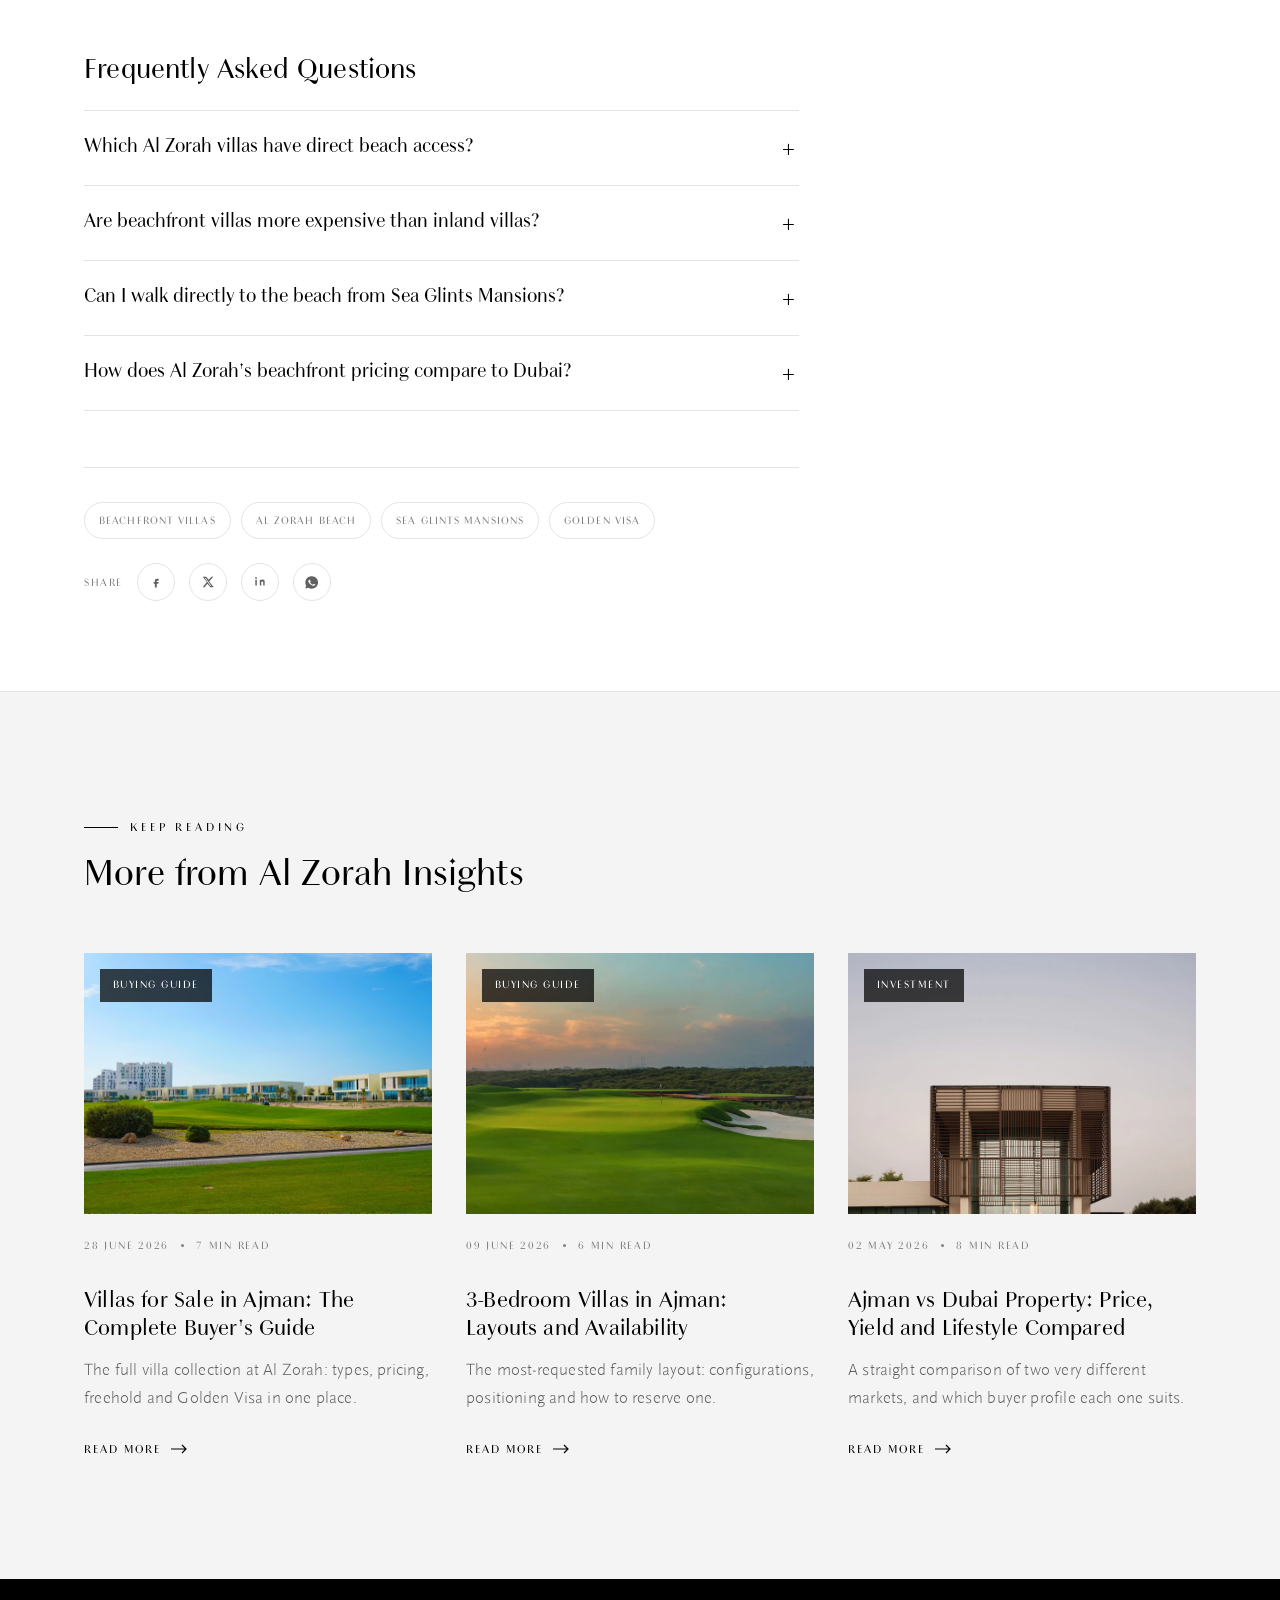
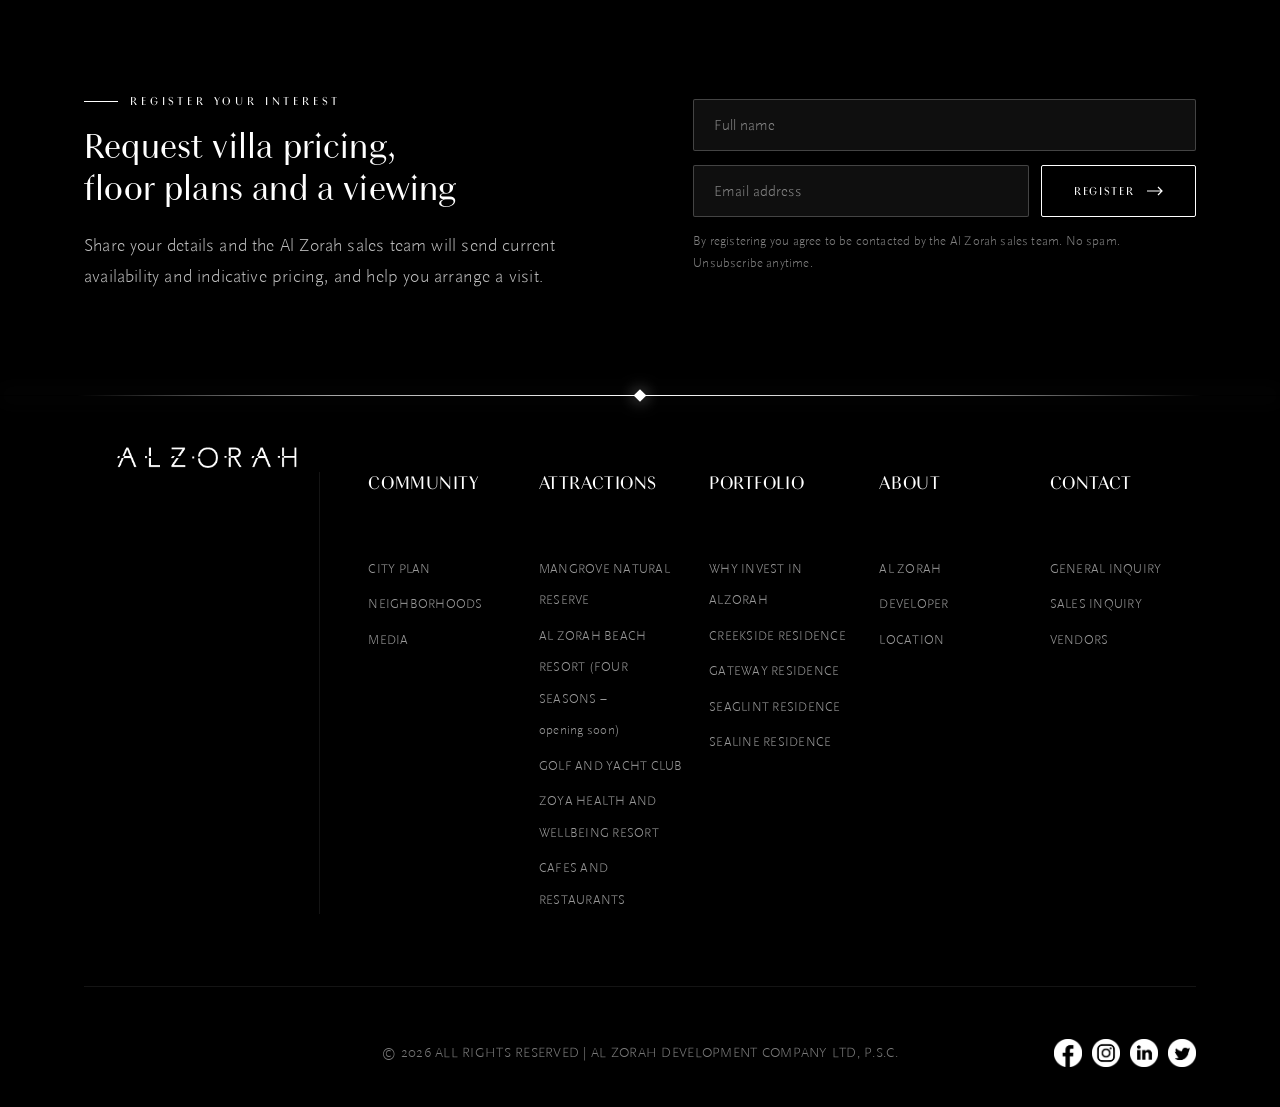
<file: blog-beachfront-villas.html>
<!DOCTYPE html>
<html lang="en">
<head>
<meta charset="UTF-8">
<meta name="viewport" content="width=device-width, initial-scale=1.0">
<title>Beachfront Villas in Ajman: What's Available and Starting Prices | Al Zorah</title>
<meta name="description" content="Beachfront villas in Ajman at Al Zorah: direct beach access at Sea Glints Mansions, elevated coastal living at Beach Hills, indicative pricing and lifestyle benefits.">
<link rel="preconnect" href="https://alzorahcity.com">
<link rel="icon" href="assets/img/favicon.png">
<link rel="stylesheet" href="assets/css/blog.css">
<script>document.documentElement.classList.add("js")</script>
</head>
<body>

<!-- ============================ HEADER ============================ -->
<header class="site-header always-solid">
  <div class="wrap header-inner">
    <a class="brand" href="https://alzorahcity.com" aria-label="Al Zorah">
      <img src="assets/img/logo.png" alt="Al Zorah">
    </a>
    <nav class="main-nav" aria-label="Primary">
      <a href="https://alzorahcity.com/community">Community</a>
      <a href="https://alzorahcity.com/golf-club">Attractions</a>
      <a href="https://alzorahcity.com/invest">Portfolio</a>
      <a href="https://alzorahcity.com/about-us">About</a>
      <a href="index.html" aria-current="page">Insights</a>
    </nav>
    <div class="header-cta">
      <a href="#register" class="btn btn--on-dark">Register Interest</a>
      <button class="nav-toggle" aria-label="Menu" aria-expanded="false"><span></span><span></span><span></span></button>
    </div>
  </div>
</header>

<!-- ============================ ARTICLE HERO ============================ -->
<section class="article-hero">
  <img class="article-hero__bg" src="assets/img/beachfront.webp" alt="Beachfront villas at Al Zorah, Ajman">
  <div class="wrap">
    <nav class="breadcrumb" aria-label="Breadcrumb">
      <a href="https://alzorahcity.com">Home</a><span class="sep">/</span>
      <a href="index.html">Insights</a><span class="sep">/</span>
      <a href="index.html">Buying Guides</a>
    </nav>
    <span class="tag-pill">Buying Guide</span>
    <h1>Beachfront Villas in Ajman: What's Available and Starting Prices</h1>
    <div class="article-meta">
      <div class="author-chip">
        <span>Al Zorah Sales Team</span>
      </div>
      <span class="dot"></span>
      <span>14 June 2026</span>
      <span class="dot"></span>
      <span>6 min read</span>
    </div>
  </div>
</section>

<!-- ============================ ARTICLE BODY ============================ -->
<div class="wrap">
  <div class="article-layout">

    <!-- MAIN -->
    <article class="prose">

      <!-- Intro -->
      <section id="beachfront-intro">
        <p>The stretch of coast that gives the <strong>Al Zorah beach in Ajman</strong> its reputation is, for many buyers, the reason to look north in the first place. Framed by a protected mangrove reserve and an unhurried, resort-calm shoreline, the community offers something Dubai's densest waterfront addresses rarely can: space, and a quiet relationship with the water. This is the dedicated beachfront companion to our broader villa guide: a closer look at the coastal tier, what "beachfront" actually means here, and how to move from interest to a confirmed price.</p>

        <div class="note">
          <span class="note__icon">&#9432;</span>
          <p><strong>A note on figures.</strong> Pricing, plot sizes and availability in this guide are indicative and released on a <em>starting-from</em> basis. Confirmed prices, floor plans and current beachfront availability are issued directly by the sales team: <a href="#register">register your interest</a> for the latest price list.</p>
        </div>
      </section>

      <!-- What makes beachfront -->
      <section>
        <h2 id="what-makes-beachfront">What Makes a Villa "Beachfront" at Al Zorah</h2>
        <p>"Beachfront" is a word used loosely across the UAE market, so it is worth being precise. At Al Zorah, a genuine beachfront villa means <strong>direct, private access to the shoreline</strong>: you step from your plot onto the sand. That is distinct from a sea-view home, which enjoys an outlook over the water from an elevated or set-back position but reaches the shore by a short walk rather than directly. Both are desirable; they are simply different propositions at different price points, and reading the <strong>Al Zorah beach resort</strong> setting correctly is the difference between the two. This guide focuses on the beachfront and coastal tier specifically. For the complete range, including golf-frontage and garden villas, see our <a href="blog-villas.html">villas for sale in Ajman guide</a>.</p>
      </section>

      <!-- Sea Glints Mansions -->
      <section>
        <h2 id="sea-glints-mansions">Sea Glints Mansions: Direct Beach Access Villas</h2>
        <p><strong>Sea Glints Mansions</strong> are the flagship of the estate and the strongest beachfront claim anywhere at Al Zorah. Occupying the largest footprints in the community, they sit directly on the shoreline, giving owners an unbroken, private relationship with the water: you cross no shared roads or public paths to reach the sand. These are mansion-tier residences designed for buyers who want scale, seclusion and finish quality to match the setting, with generous frontage onto the <strong>Al Zorah beach in Ajman</strong> and interiors specified to a premium standard.</p>
        <p>Because the shoreline is finite, this is the most limited product in the portfolio and the one where availability moves fastest. Bedroom configurations, plot sizes and finishing packages vary by release phase and are confirmed on enquiry rather than published: a quick registration returns the current specification. You can also explore the residence directly on the <a href="https://alzorahcity.com/seaglint">Sea Glints / Seaglint Residence</a> page.</p>

        <div class="keyfacts">
          <h4>Sea Glints Mansions at a glance</h4>
          <dl>
            <div><dt>Position</dt><dd>Direct oceanfront<small>On the shoreline</small></dd></div>
            <div><dt>Beach access</dt><dd>Direct and private<small>Step onto the sand</small></dd></div>
            <div><dt>Tier</dt><dd>Mansion / Premium<small>Largest footprints</small></dd></div>
            <div><dt>Golden Visa</dt><dd>AED 2M+<small>10-year eligibility</small></dd></div>
          </dl>
        </div>
      </section>

      <!-- Beach Hills Villas -->
      <section>
        <h2 id="beach-hills-villas">Beach Hills Villas: Elevated Coastal Living</h2>
        <p><strong>Beach Hills</strong> is the natural second option for buyers drawn to the coast. Positioned on gently elevated ground, these villas are designed around <strong>sea views</strong> and a coastal outlook, trading the direct frontage of Sea Glints for height, privacy and a broader panorama over the water and the community. It is important to be precise here: where Sea Glints delivers direct beach access, Beach Hills is best understood as sea-view coastal living with the shore a short walk away rather than at the doorstep.</p>
        <p>For many buyers that distinction is a feature, not a compromise. The elevated setting frames longer views, sits a little further from the busiest stretches of the <strong>Ajman Zorah beach</strong>, and typically offers a more accessible entry point into coastal ownership than a direct-beachfront plot. As with every development at Al Zorah, exact layouts and current availability are confirmed by the sales team.</p>
      </section>

      <!-- Price ranges -->
      <section>
        <h2 id="price-ranges">Price Ranges for Beachfront vs Inland Villas</h2>
        <p>Beachfront positioning carries a premium, and that is the honest starting point for any budgeting conversation. A direct-shoreline plot at Sea Glints sits above the elevated coastal tier at Beach Hills, which in turn sits above the golf-frontage and garden villas that form the community's entry point. Al Zorah releases every tier on a <strong>starting-from</strong> basis per development and per phase, so the most reliable figure is always the one issued by the sales team at the point of enquiry.</p>

        <div class="table-wrap">
          <table class="compare-table">
            <caption>Beachfront vs inland villas: indicative positioning</caption>
            <thead>
              <tr><th>Tier</th><th>Position</th><th>Beach access</th><th>Relative pricing</th></tr>
            </thead>
            <tbody>
              <tr><th>Sea Glints Mansions</th><td>Direct oceanfront</td><td>Direct and private</td><td>Highest: beachfront premium</td></tr>
              <tr><th>Beach Hills</th><td>Elevated, coastal</td><td>Sea views, short walk</td><td>Upper-mid</td></tr>
              <tr><th>Golf and garden villas</th><td>Inland / fairway</td><td>Community beach access</td><td>Community entry point</td></tr>
            </tbody>
          </table>
        </div>

        <blockquote class="pullquote">We publish beachfront ranges as “starting from” and confirm the rest with you directly. The shoreline is finite, and so is the availability against it.</blockquote>

        <p>Rather than duplicate figures that date quickly, we cross-reference the full villa range in our <a href="blog-villas.html">villas for sale in Ajman guide</a>, which sets out how beachfront pricing relates to the wider collection. To see beachfront and inland price lists side by side, register your interest below.</p>
        <p><a class="btn btn--accent" href="#register">Request current beachfront pricing
          <svg class="arrow" width="16" height="10" viewBox="0 0 16 10" fill="none"><path d="M11 1l4 4-4 4M15 5H0" stroke="currentColor" stroke-width="1.2"/></svg>
        </a></p>
      </section>

      <!-- Lifestyle benefits -->
      <section>
        <h2 id="lifestyle-benefits">Lifestyle Benefits of Beachfront Ownership</h2>
        <p>The day-to-day is where a beachfront home earns its premium. Direct access means a morning walk that starts at your own threshold, swimming and water activities without a drive, and long, uninterrupted sunset views over the Gulf. The wider <strong>Al Zorah Ajman beach</strong> setting adds to this: a working marina and yacht club moments away, waterfront dining, the ZOYA wellness resort, and the calm of a masterplan wrapped around a protected mangrove reserve rather than a dense skyline.</p>
        <p>That last point is the community's defining quality. Al Zorah is built around a genuinely <strong>peaceful, low-density environment</strong>: the beach here is a place to slow down, not a promenade to be navigated. For end-users it means privacy and space; for owners letting a home, it is the kind of resort-calm setting that commands attention in a market where quiet coastline is increasingly rare.</p>
      </section>

      <!-- Compare Dubai -->
      <section>
        <h2 id="compare-dubai">How Al Zorah's Beachfront Compares to Dubai</h2>
        <p>The most useful comparison is one of context rather than headline numbers. On a price-per-square-foot basis, established Dubai beachfront addresses such as <strong>Palm Jumeirah</strong> and the newer <strong>Dubai Islands</strong> sit at a significant premium: the same budget buys a fraction of the frontage, and rarely the same low density. Al Zorah's beachfront offers a materially more generous relationship between price, space and shoreline, while keeping a Dubai-adjacent lifestyle within easy reach.</p>
        <p>We deliberately keep the Al Zorah side of this indicative and route specifics to the sales team, so no figure here dates against a live release. For the full side-by-side on price, yield and lifestyle, see our dedicated <a href="blog-ajman-vs-dubai.html">Ajman vs Dubai property guide</a>.</p>
      </section>

      <!-- FAQ -->
      <section>
        <h2 id="faq">Frequently Asked Questions</h2>
        <div class="faq">
          <div class="faq-item">
            <button aria-expanded="false">Which Al Zorah villas have direct beach access?</button>
            <div class="faq-answer"><p>Sea Glints Mansions are the community's true beachfront villas, with direct, private access onto the shoreline. Beach Hills sits on elevated coastal ground with sea views and a short walk to the sand. The sales team can confirm exactly which plots in a current release carry direct frontage.</p></div>
          </div>
          <div class="faq-item">
            <button aria-expanded="false">Are beachfront villas more expensive than inland villas?</button>
            <div class="faq-answer"><p>Yes. A direct-beachfront plot carries a premium over golf-frontage and garden villas because shoreline positioning is finite. Al Zorah releases all tiers on a starting-from basis, so register your interest to receive the current beachfront and inland price lists side by side.</p></div>
          </div>
          <div class="faq-item">
            <button aria-expanded="false">Can I walk directly to the beach from Sea Glints Mansions?</button>
            <div class="faq-answer"><p>Yes, Sea Glints Mansions are positioned directly on the shoreline, so you step from the plot onto the sand rather than crossing shared roads or public paths. It is the strongest beachfront proposition on the estate.</p></div>
          </div>
          <div class="faq-item">
            <button aria-expanded="false">How does Al Zorah's beachfront pricing compare to Dubai?</button>
            <div class="faq-answer"><p>On a price-per-square-foot basis, Al Zorah's beachfront sits at a meaningful discount to comparable Dubai addresses such as Palm Jumeirah or Dubai Islands, while offering more space and a calmer setting. For the full side-by-side, see our Ajman vs Dubai property guide.</p></div>
          </div>
        </div>
      </section>

      <!-- Article foot -->
      <div class="article-foot">
        <div class="tag-list">
          <a href="#">Beachfront Villas</a>
          <a href="#">Al Zorah Beach</a>
          <a href="#">Sea Glints Mansions</a>
          <a href="#">Golden Visa</a>
        </div>
        <div class="share">
          <span>Share</span>
          <a href="#" aria-label="Share on Facebook"><svg width="15" height="15" viewBox="0 0 24 24" fill="currentColor"><path d="M14 9h3V6h-3c-1.7 0-3 1.3-3 3v2H9v3h2v6h3v-6h2.5l.5-3H14V9.5c0-.3.2-.5.5-.5H14z"/></svg></a>
          <a href="#" aria-label="Share on X"><svg width="14" height="14" viewBox="0 0 24 24" fill="currentColor"><path d="M18 3h3l-7 8 8 10h-6l-5-6-5 6H3l7-9L3 3h6l4 5 5-5zm-2 16h1.5L8 5H6.5L16 19z"/></svg></a>
          <a href="#" aria-label="Share on LinkedIn"><svg width="14" height="14" viewBox="0 0 24 24" fill="currentColor"><path d="M6.5 8v10H4V8h2.5zM5.2 3.5a1.5 1.5 0 110 3 1.5 1.5 0 010-3zM20 18h-2.5v-5c0-1.3-.5-2-1.6-2-.9 0-1.4.6-1.6 1.2-.1.2-.1.5-.1.8V18H11.7V8H14v1.4c.4-.6 1.1-1.5 2.7-1.5 2 0 3.3 1.3 3.3 4V18z"/></svg></a>
          <a href="#" aria-label="Share on WhatsApp"><svg width="15" height="15" viewBox="0 0 24 24" fill="currentColor"><path d="M12 2a10 10 0 00-8.6 15l-1.3 4.6 4.8-1.3A10 10 0 1012 2zm5.3 14c-.2.6-1.2 1.2-1.7 1.2-.5.1-1 .2-3.2-.7-2.7-1.1-4.4-3.9-4.5-4-.1-.2-1-1.4-1-2.6s.6-1.8.9-2.1c.2-.2.5-.3.7-.3h.5c.2 0 .4 0 .6.5l.8 2c.1.2.1.3 0 .5l-.4.6c-.2.2-.3.4-.1.7.2.3.8 1.3 1.7 2.1 1.2 1 2.1 1.3 2.4 1.5.2.1.4.1.6-.1l.7-.9c.2-.2.4-.2.6-.1l1.9.9c.2.1.4.2.4.3.1.2.1.6-.1 1.1z"/></svg></a>
        </div>
      </div>

    </article>

    <!-- SIDEBAR -->
    <aside class="sidebar">
      <div class="widget toc">
        <h4>In This Guide</h4>
        <ol>
          <li><a href="#beachfront-intro">Beachfront living at Al Zorah</a></li>
          <li><a href="#what-makes-beachfront">What makes a villa beachfront</a></li>
          <li><a href="#sea-glints-mansions">Sea Glints Mansions</a></li>
          <li><a href="#beach-hills-villas">Beach Hills Villas</a></li>
          <li><a href="#price-ranges">Beachfront vs inland pricing</a></li>
          <li><a href="#lifestyle-benefits">Lifestyle benefits</a></li>
          <li><a href="#compare-dubai">Compared to Dubai</a></li>
          <li><a href="#faq">FAQs</a></li>
        </ol>
      </div>

      <div class="widget widget--cta">
        <h4>Request Beachfront Pricing</h4>
        <p>Get current beachfront villa pricing, floor plans and availability sent directly by our sales team.</p>
        <a class="btn btn--on-dark btn--wide" href="#register">Register Interest</a>
      </div>

      <div class="widget">
        <h4>Related Guides</h4>
        <div class="mini-post">
          <img src="assets/img/villas.jpg" alt="">
          <div>
            <span class="mp-tag">Buying Guide</span>
            <h5><a href="blog-villas.html">Villas for Sale in Ajman: The Complete Guide</a></h5>
          </div>
        </div>
        <div class="mini-post">
          <img src="assets/img/golf-villas.webp" alt="">
          <div>
            <span class="mp-tag">Buying Guide</span>
            <h5><a href="blog-3-bedroom-villas.html">3-Bedroom Villas: Layouts and Availability</a></h5>
          </div>
        </div>
        <div class="mini-post">
          <img src="assets/img/dubai-compare.webp" alt="">
          <div>
            <span class="mp-tag">Investment</span>
            <h5><a href="blog-ajman-vs-dubai.html">Ajman vs Dubai Property Compared</a></h5>
          </div>
        </div>
      </div>
    </aside>

  </div>
</div>

<!-- ============================ RELATED ============================ -->
<section class="section section--soft related">
  <div class="wrap">
    <div class="section-head" data-reveal>
      <span class="eyebrow">Keep Reading</span>
      <h2>More from Al Zorah Insights</h2>
    </div>
    <div class="card-grid">
      <article class="card" data-reveal>
        <a class="card__media" href="blog-villas.html"><span class="card__tag">Buying Guide</span>
          <img src="assets/img/villas.jpg" alt="Villas at Al Zorah"></a>
        <div class="post-meta"><span>28 June 2026</span><span class="dot"></span><span>7 min read</span></div>
        <h3><a href="blog-villas.html">Villas for Sale in Ajman: The Complete Buyer's Guide</a></h3>
        <p>The full villa collection at Al Zorah: types, pricing, freehold and Golden Visa in one place.</p>
        <div class="card__foot"><a class="textlink" href="blog-villas.html">Read more
          <svg class="arrow" width="16" height="10" viewBox="0 0 16 10" fill="none"><path d="M11 1l4 4-4 4M15 5H0" stroke="currentColor" stroke-width="1.2"/></svg></a></div>
      </article>
      <article class="card" data-reveal>
        <a class="card__media" href="blog-3-bedroom-villas.html"><span class="card__tag">Buying Guide</span>
          <img src="assets/img/golf-villas.webp" alt="3-bedroom villas at Al Zorah"></a>
        <div class="post-meta"><span>09 June 2026</span><span class="dot"></span><span>6 min read</span></div>
        <h3><a href="blog-3-bedroom-villas.html">3-Bedroom Villas in Ajman: Layouts and Availability</a></h3>
        <p>The most-requested family layout: configurations, positioning and how to reserve one.</p>
        <div class="card__foot"><a class="textlink" href="blog-3-bedroom-villas.html">Read more
          <svg class="arrow" width="16" height="10" viewBox="0 0 16 10" fill="none"><path d="M11 1l4 4-4 4M15 5H0" stroke="currentColor" stroke-width="1.2"/></svg></a></div>
      </article>
      <article class="card" data-reveal>
        <a class="card__media" href="blog-ajman-vs-dubai.html"><span class="card__tag">Investment</span>
          <img src="assets/img/dubai-compare.webp" alt="Ajman vs Dubai"></a>
        <div class="post-meta"><span>02 May 2026</span><span class="dot"></span><span>8 min read</span></div>
        <h3><a href="blog-ajman-vs-dubai.html">Ajman vs Dubai Property: Price, Yield and Lifestyle Compared</a></h3>
        <p>A straight comparison of two very different markets, and which buyer profile each one suits.</p>
        <div class="card__foot"><a class="textlink" href="blog-ajman-vs-dubai.html">Read more
          <svg class="arrow" width="16" height="10" viewBox="0 0 16 10" fill="none"><path d="M11 1l4 4-4 4M15 5H0" stroke="currentColor" stroke-width="1.2"/></svg></a></div>
      </article>
    </div>
  </div>
</section>

<!-- ============================ CTA BAND ============================ -->
<section class="cta-band" id="register">
  <img class="cta-band__bg" src="assets/img/gateway.jpg" alt="">
  <div class="wrap">
    <div data-reveal>
      <span class="eyebrow">Register Your Interest</span>
      <h2>Request villa pricing, floor plans and a viewing</h2>
      <p>Share your details and the Al Zorah sales team will send current availability and indicative pricing, and help you arrange a visit.</p>
    </div>
    <form class="signup" data-reveal onsubmit="return false;" aria-label="Register interest">
      <div class="field-row">
        <input type="text" name="name" placeholder="Full name" aria-label="Full name" required>
      </div>
      <div class="field-row">
        <input type="email" name="email" placeholder="Email address" aria-label="Email address" required>
        <button type="submit" class="btn btn--accent">Register
          <svg class="arrow" width="16" height="10" viewBox="0 0 16 10" fill="none"><path d="M11 1l4 4-4 4M15 5H0" stroke="currentColor" stroke-width="1.2"/></svg>
        </button>
      </div>
      <small>By registering you agree to be contacted by the Al Zorah sales team. No spam. Unsubscribe anytime.</small>
    </form>
  </div>
</section>

<!-- ============================ FOOTER ============================ -->
<footer class="site-footer">
  <div class="wrap">
    <div class="footer-grid">
      <a class="footer-brand" href="https://alzorahcity.com" aria-label="Al Zorah">
        <img src="assets/img/logo.png" alt="Al Zorah">
      </a>
      <nav class="footer-cols" aria-label="Footer">
        <div class="footer-col">
          <h5>COMMUNITY</h5>
          <ul>
            <li><a href="https://alzorahcity.com/city-plan">CITY PLAN</a></li>
            <li><a href="https://alzorahcity.com/community">NEIGHBORHOODS</a></li>
            <li><a href="https://alzorahcity.com/media">MEDIA</a></li>
          </ul>
        </div>
        <div class="footer-col">
          <h5>ATTRACTIONS</h5>
          <ul>
            <li><a href="https://alzorahcity.com/mangrove-natural-reserve">MANGROVE NATURAL RESERVE</a></li>
            <li><a href="https://alzorahcity.com/hotels">AL ZORAH BEACH RESORT (FOUR SEASONS &ndash; opening soon)</a></li>
            <li><a href="https://alzorahcity.com/golf-club">GOLF AND YACHT CLUB</a></li>
            <li><a href="https://alzorahcity.com/zoya-health-&amp;-wellbeing-resort">ZOYA HEALTH AND WELLBEING RESORT</a></li>
            <li><a href="https://alzorahcity.com/restaurant">CAFES AND RESTAURANTS</a></li>
          </ul>
        </div>
        <div class="footer-col">
          <h5>PORTFOLIO</h5>
          <ul>
            <li><a href="https://alzorahcity.com/invest">WHY INVEST IN ALZORAH</a></li>
            <li><a href="https://alzorahcity.com/creekside_residence">CREEKSIDE RESIDENCE</a></li>
            <li><a href="https://alzorahcity.com/gateway-porto-al-zorah">GATEWAY RESIDENCE</a></li>
            <li><a href="https://alzorahcity.com/seaglint">SEAGLINT RESIDENCE</a></li>
            <li><a href="https://alzorahcity.com/sealine-residence">SEALINE RESIDENCE</a></li>
          </ul>
        </div>
        <div class="footer-col">
          <h5>ABOUT</h5>
          <ul>
            <li><a href="https://alzorahcity.com/about-us">AL ZORAH</a></li>
            <li><a href="https://alzorahcity.com/developer">DEVELOPER</a></li>
            <li><a href="https://alzorahcity.com/location">LOCATION</a></li>
          </ul>
        </div>
        <div class="footer-col">
          <h5>CONTACT</h5>
          <ul>
            <li><a href="#register">GENERAL INQUIRY</a></li>
            <li><a href="#register">SALES INQUIRY</a></li>
            <li><a href="#register">VENDORS</a></li>
          </ul>
        </div>
      </nav>
    </div>
    <div class="footer-bottom">
      <p class="copyright">&copy; <span data-year>2026</span> ALL RIGHTS RESERVED | AL ZORAH DEVELOPMENT COMPANY LTD, P.S.C.</p>
      <div class="footer-social">
        <a href="https://www.facebook.com/AlZorah" aria-label="Facebook"><img src="assets/img/social/facebook.png" alt=""></a>
        <a href="https://www.instagram.com/alzorah/" aria-label="Instagram"><img src="assets/img/social/instagram.png" alt=""></a>
        <a href="https://www.linkedin.com/company/al-zorah-development-private-company" aria-label="LinkedIn"><img src="assets/img/social/linkedin-1.png" alt=""></a>
        <a href="https://twitter.com/AlZorahUAE" aria-label="X"><img src="assets/img/social/twitter.png" alt=""></a>
      </div>
    </div>
  </div>
</footer>

<script src="assets/js/blog.js"></script>
</body>
</html>
</file>
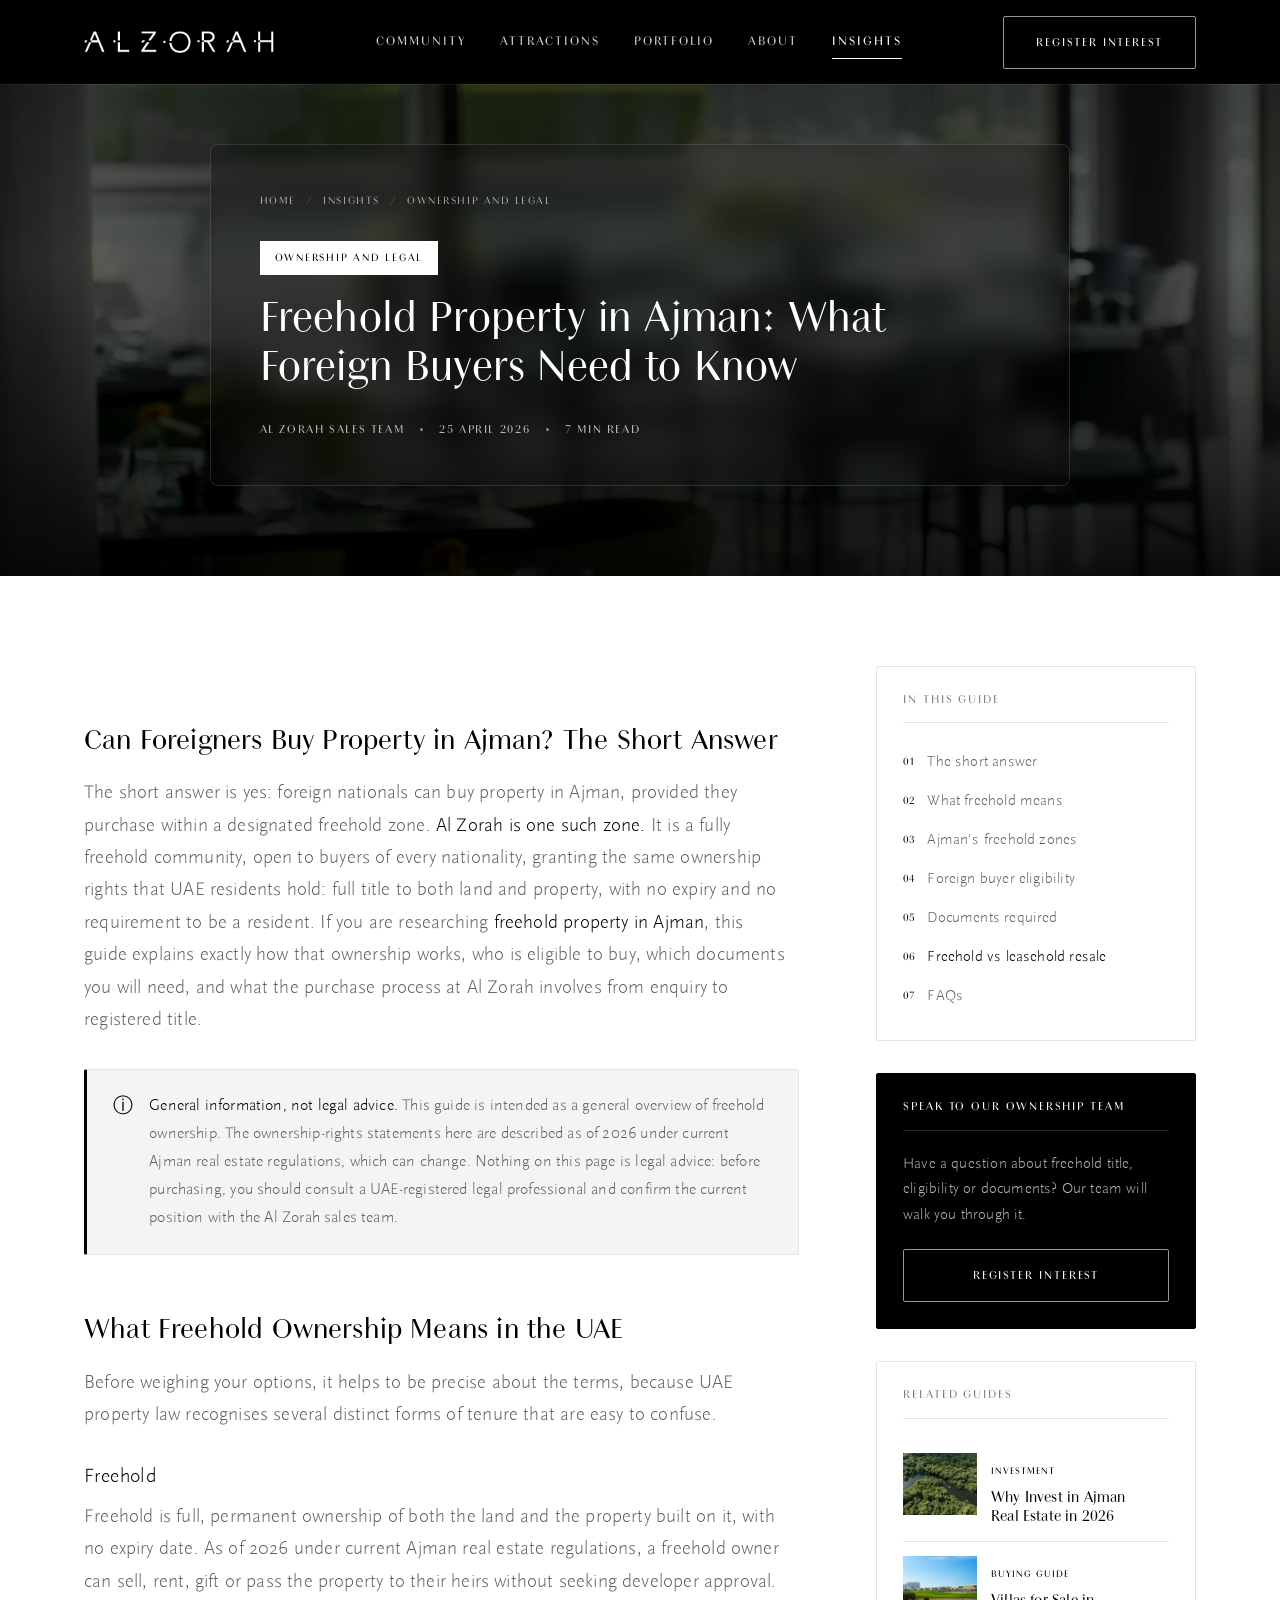
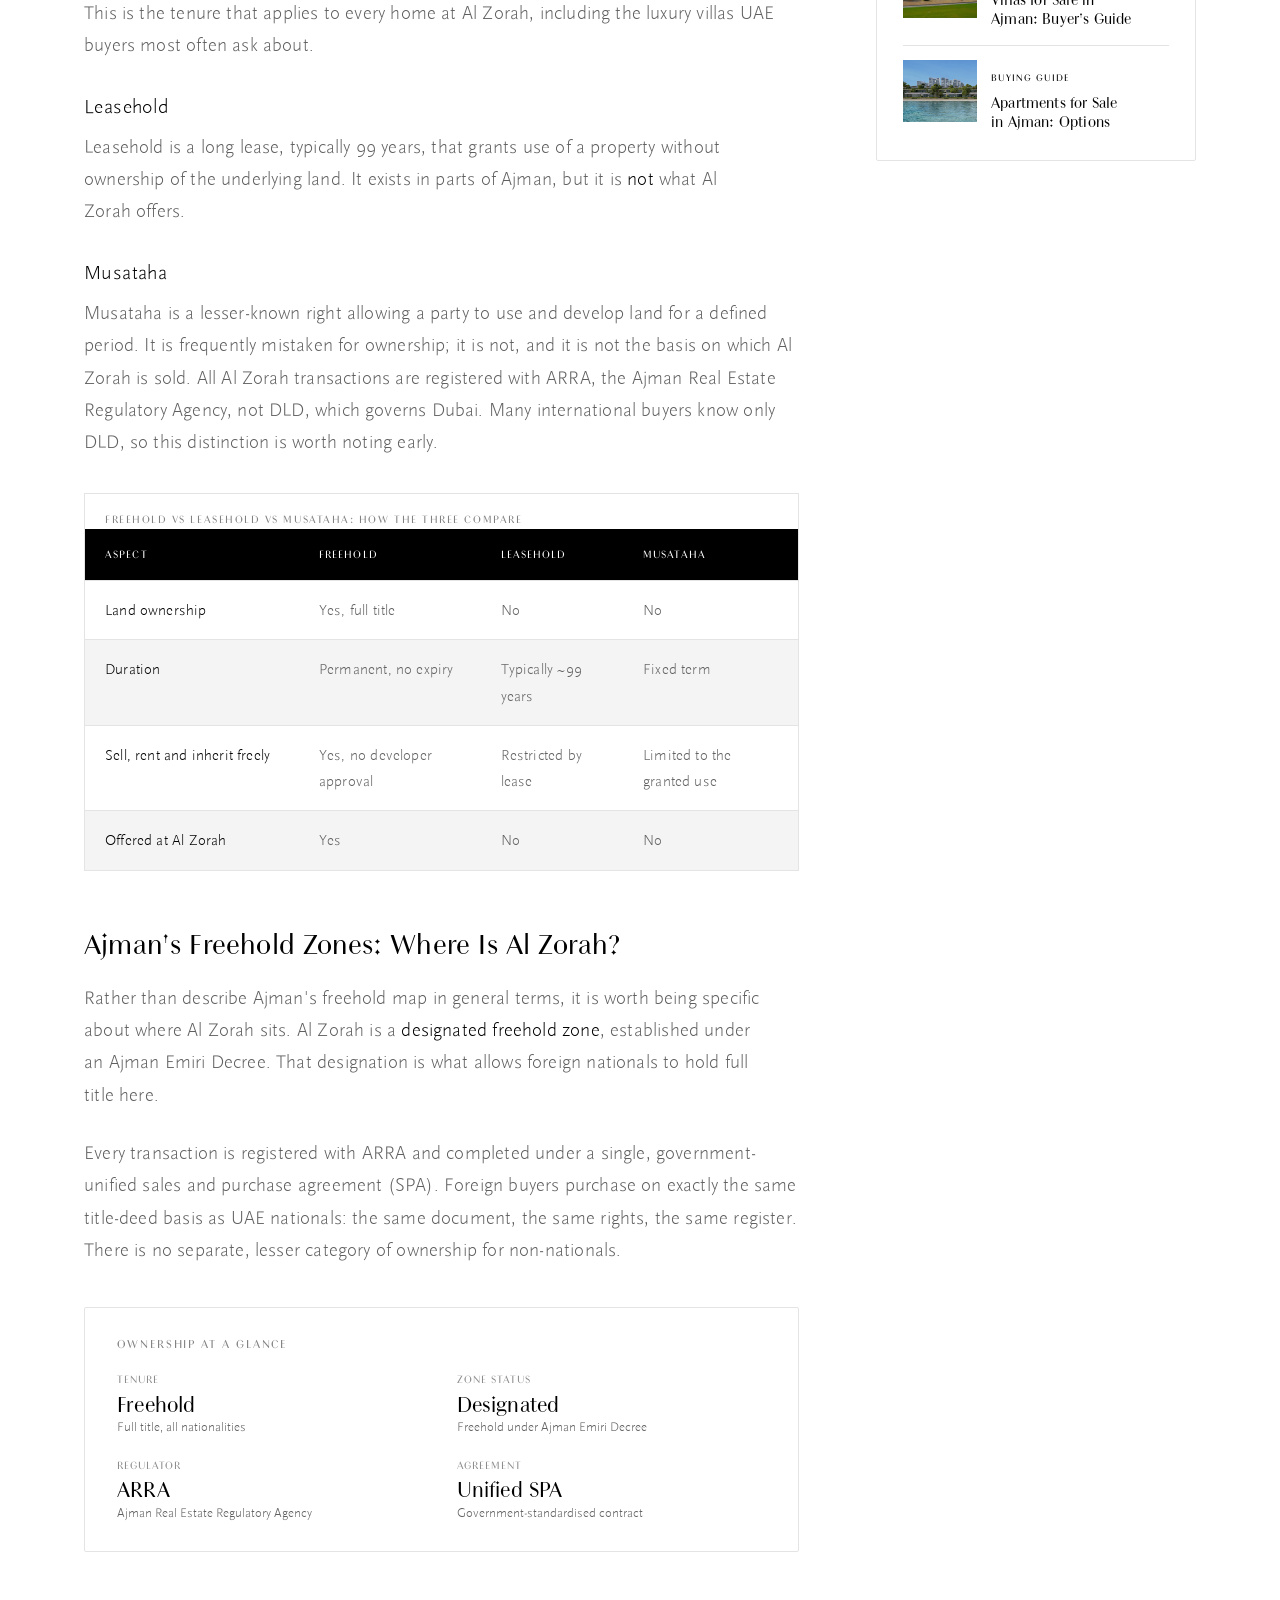
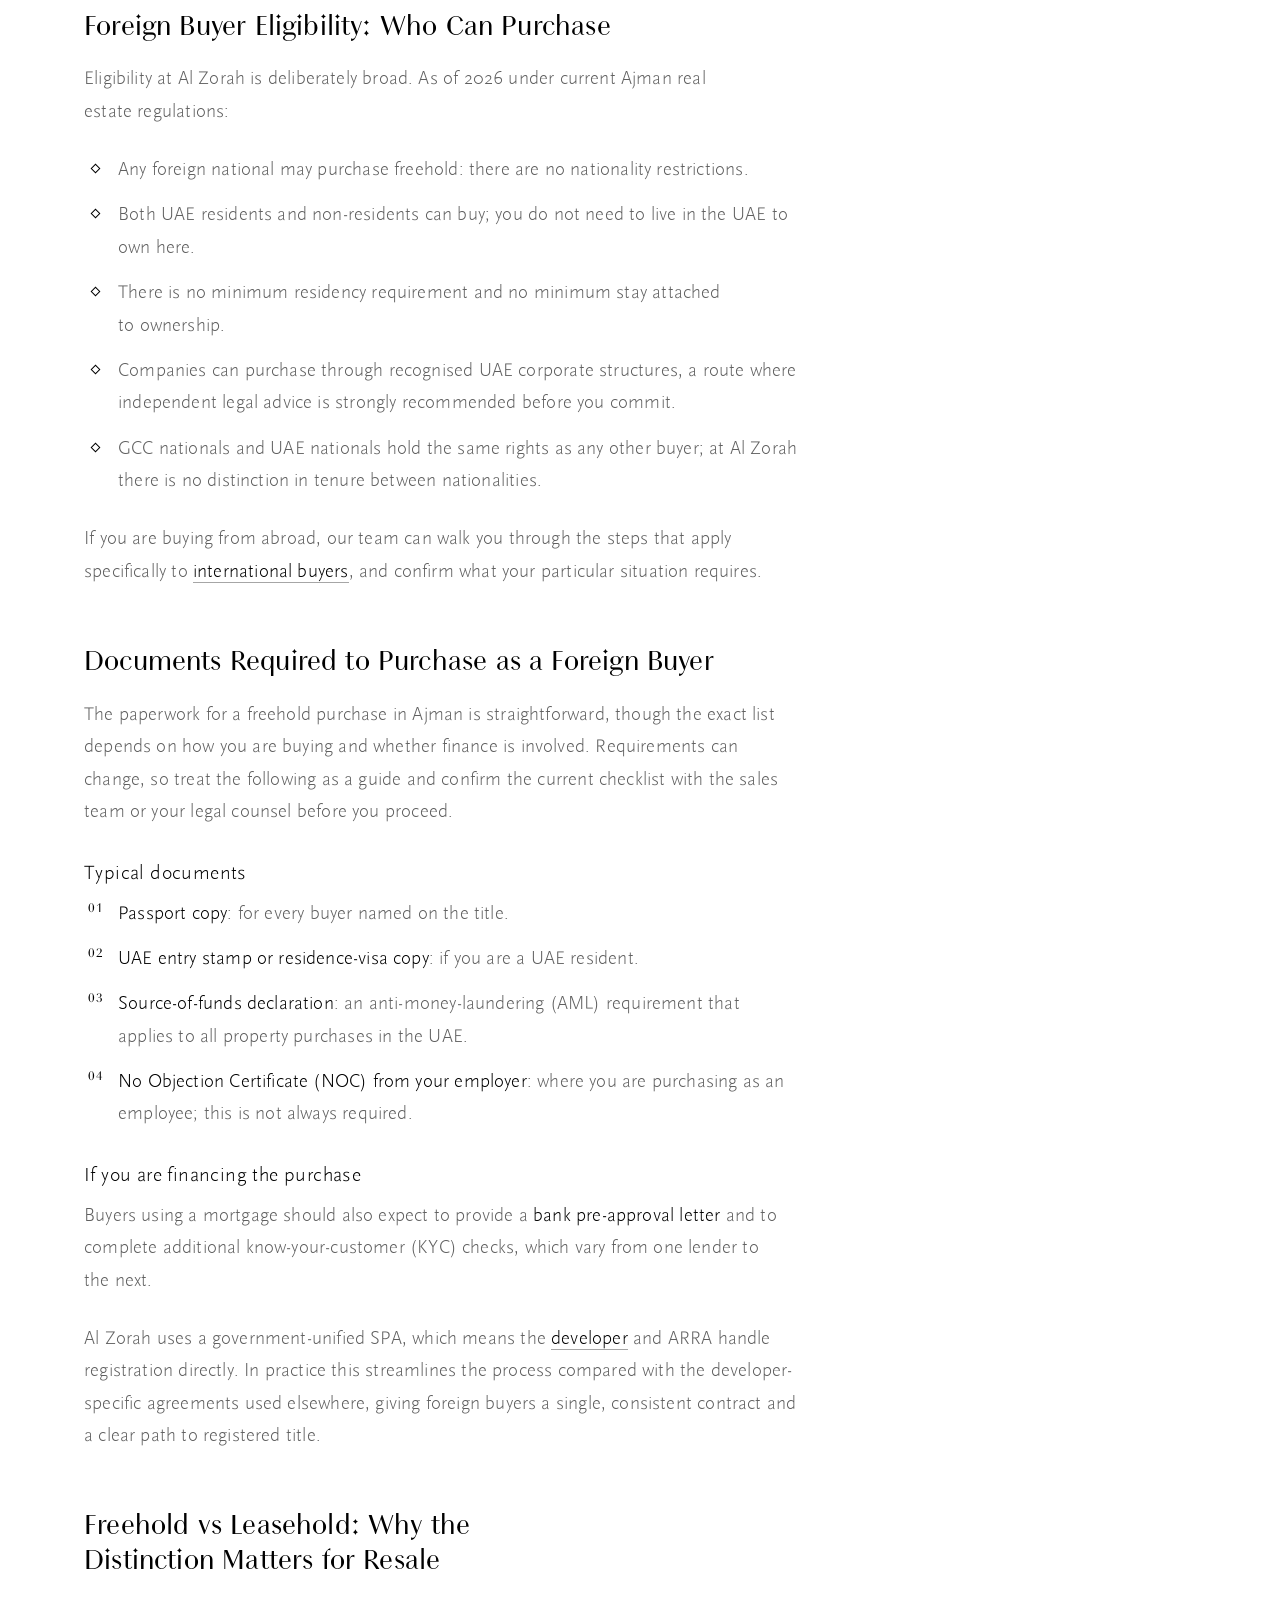
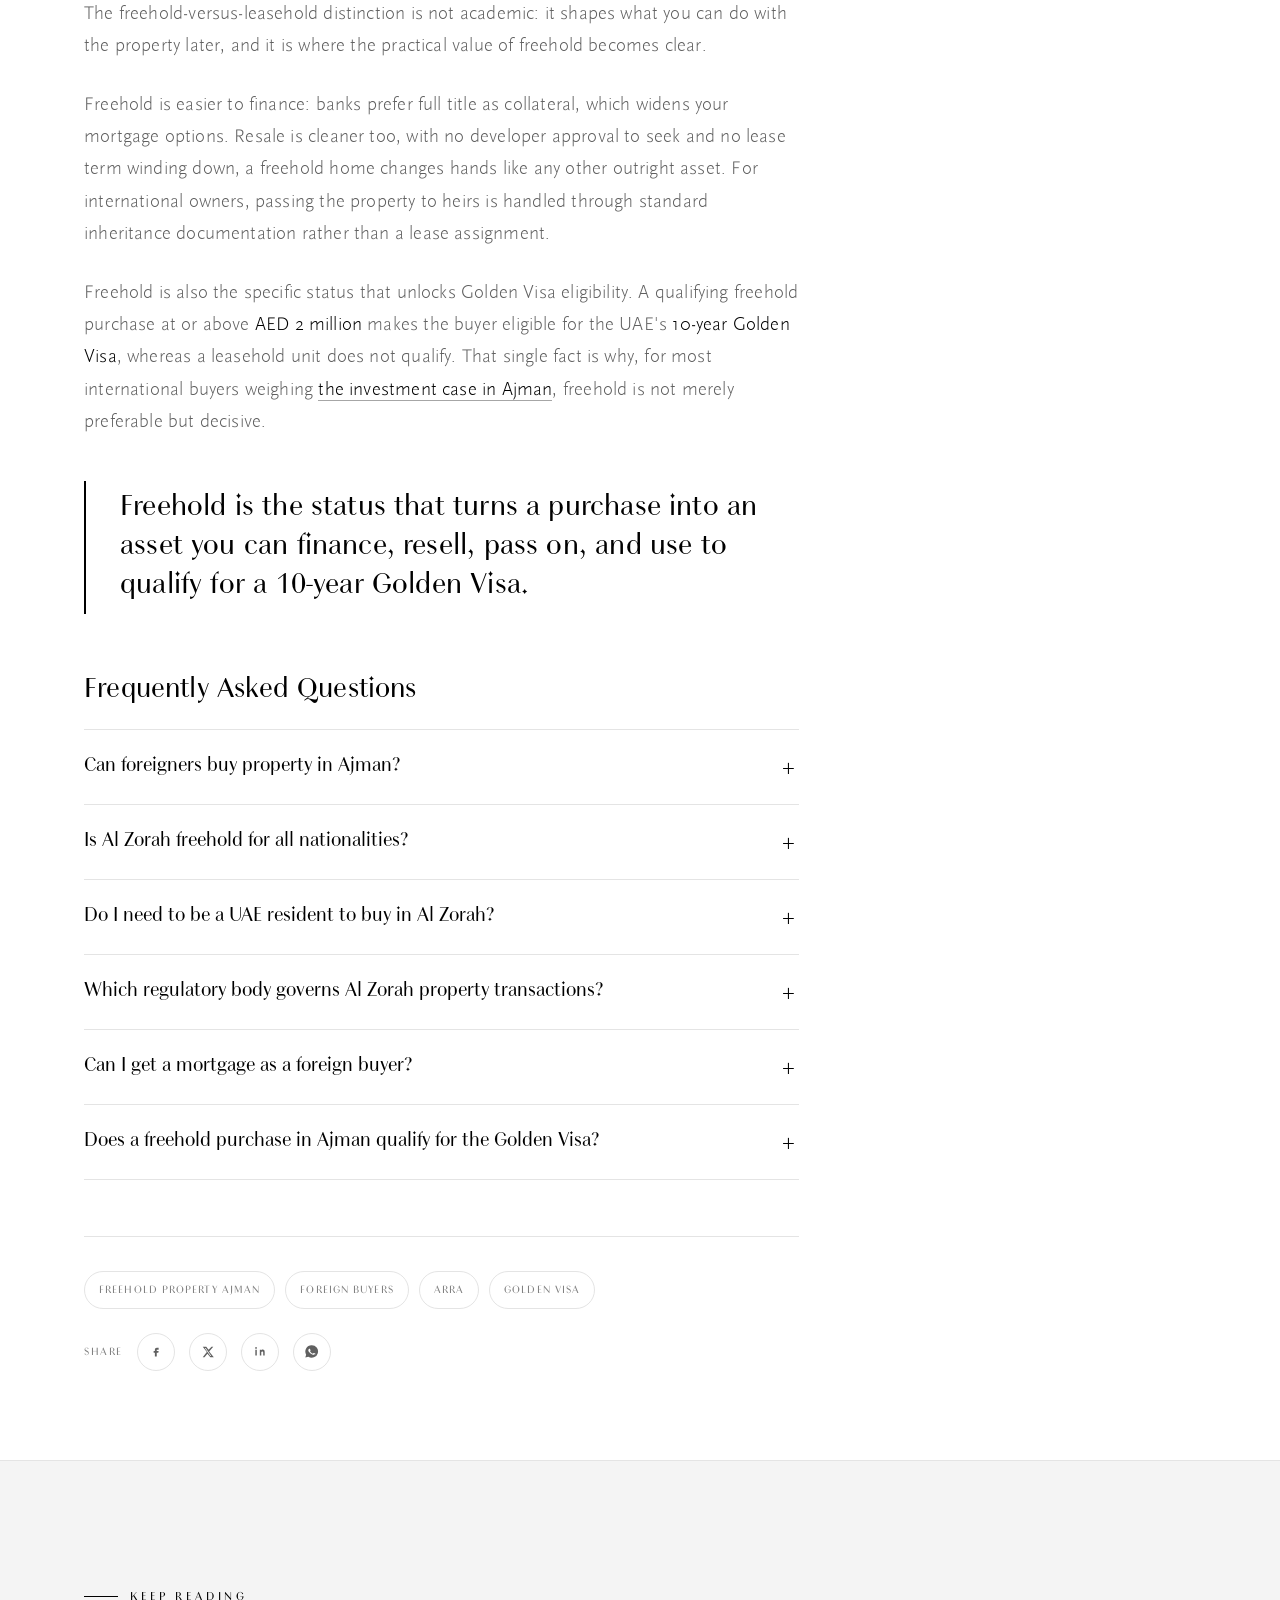
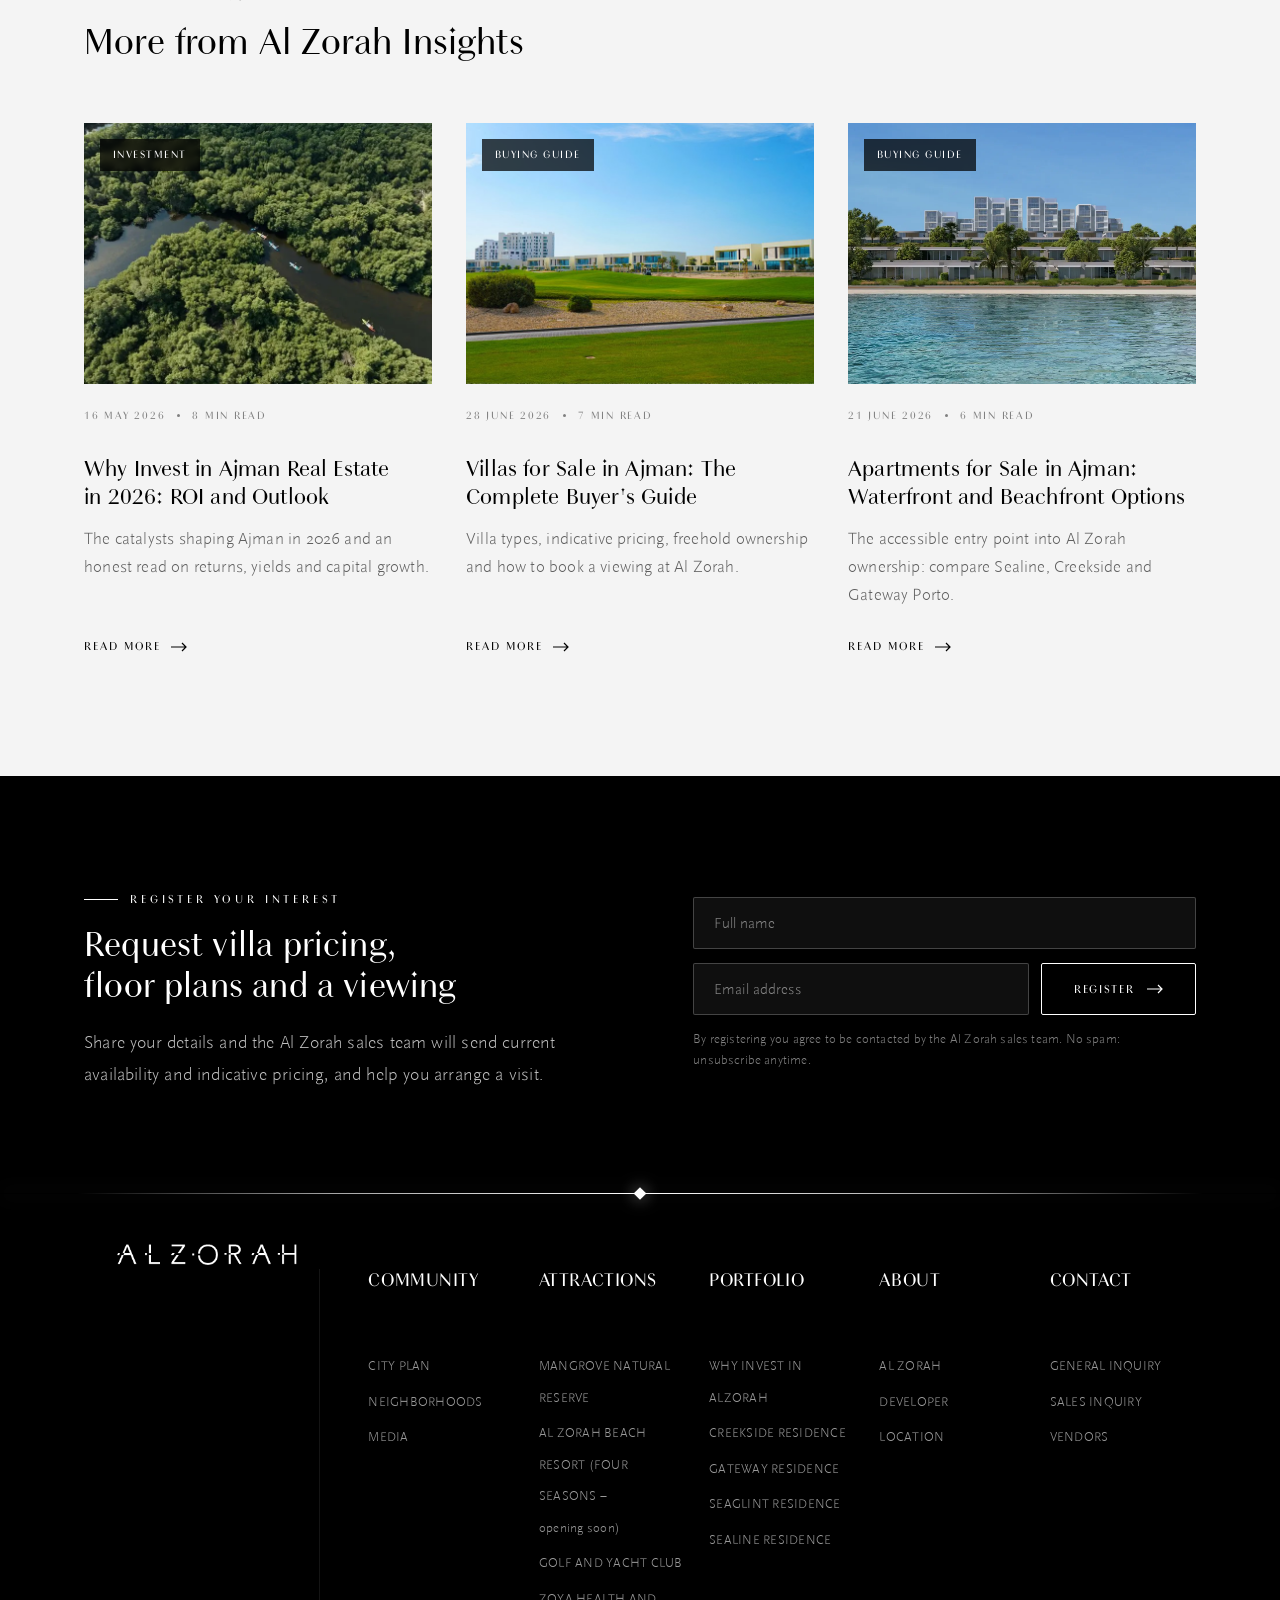
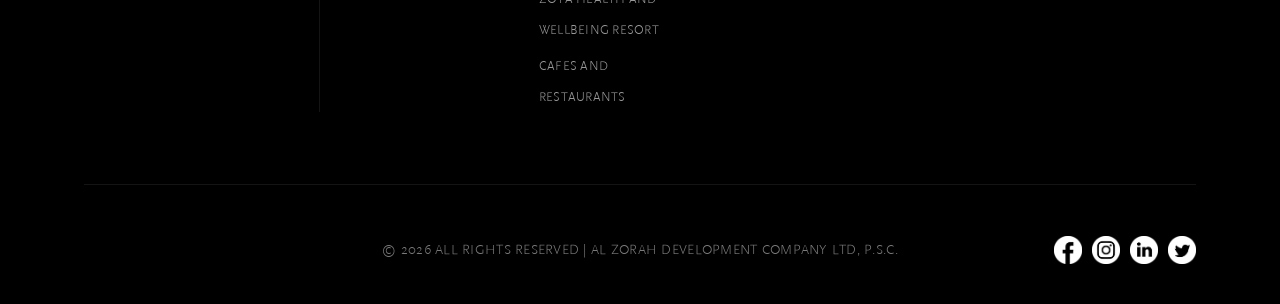
<file: blog-freehold.html>
<!DOCTYPE html>
<html lang="en">
<head>
<meta charset="UTF-8">
<meta name="viewport" content="width=device-width, initial-scale=1.0">
<title>Freehold Property in Ajman: What Foreign Buyers Need to Know | Al Zorah</title>
<meta name="description" content="Can foreigners buy property in Ajman? A clear 2026 guide to freehold ownership at Al Zorah: what freehold means, eligibility, ARRA registration, documents required and Golden Visa eligibility.">
<link rel="preconnect" href="https://alzorahcity.com">
<link rel="icon" href="assets/img/favicon.png">
<link rel="stylesheet" href="assets/css/blog.css">
<script>document.documentElement.classList.add("js")</script>
</head>
<body>

<!-- ============================ HEADER ============================ -->
<header class="site-header always-solid">
  <div class="wrap header-inner">
    <a class="brand" href="https://alzorahcity.com" aria-label="Al Zorah">
      <img src="assets/img/logo.png" alt="Al Zorah">
    </a>
    <nav class="main-nav" aria-label="Primary">
      <a href="https://alzorahcity.com/community">Community</a>
      <a href="https://alzorahcity.com/golf-club">Attractions</a>
      <a href="https://alzorahcity.com/invest">Portfolio</a>
      <a href="https://alzorahcity.com/about-us">About</a>
      <a href="index.html" aria-current="page">Insights</a>
    </nav>
    <div class="header-cta">
      <a href="#register" class="btn btn--on-dark">Register Interest</a>
      <button class="nav-toggle" aria-label="Menu" aria-expanded="false"><span></span><span></span><span></span></button>
    </div>
  </div>
</header>

<!-- ============================ ARTICLE HERO ============================ -->
<section class="article-hero">
  <img class="article-hero__bg" src="assets/img/freehold.webp" alt="Freehold waterfront residences at Al Zorah, Ajman">
  <div class="wrap">
    <nav class="breadcrumb" aria-label="Breadcrumb">
      <a href="https://alzorahcity.com">Home</a><span class="sep">/</span>
      <a href="index.html">Insights</a><span class="sep">/</span>
      <a href="index.html">Ownership and Legal</a>
    </nav>
    <span class="tag-pill">Ownership and Legal</span>
    <h1>Freehold Property in Ajman: What Foreign Buyers Need to Know</h1>
    <div class="article-meta">
      <div class="author-chip">
        <span>Al Zorah Sales Team</span>
      </div>
      <span class="dot"></span>
      <span>25 April 2026</span>
      <span class="dot"></span>
      <span>7 min read</span>
    </div>
  </div>
</section>

<!-- ============================ ARTICLE BODY ============================ -->
<div class="wrap">
  <div class="article-layout">

    <!-- MAIN -->
    <article class="prose">

      <!-- Intro -->
      <section id="freehold-intro">
        <h2>Can Foreigners Buy Property in Ajman? The Short Answer</h2>
        <p>The short answer is yes: foreign nationals can buy property in Ajman, provided they purchase within a designated freehold zone. <strong>Al Zorah is one such zone.</strong> It is a fully freehold community, open to buyers of every nationality, granting the same ownership rights that UAE residents hold: full title to both land and property, with no expiry and no requirement to be a resident. If you are researching <strong>freehold property in Ajman</strong>, this guide explains exactly how that ownership works, who is eligible to buy, which documents you will need, and what the purchase process at Al Zorah involves from enquiry to registered title.</p>

        <div class="note">
          <span class="note__icon">&#9432;</span>
          <p><strong>General information, not legal advice.</strong> This guide is intended as a general overview of freehold ownership. The ownership-rights statements here are described as of 2026 under current Ajman real estate regulations, which can change. Nothing on this page is legal advice: before purchasing, you should consult a UAE-registered legal professional and confirm the current position with the Al Zorah sales team.</p>
        </div>
      </section>

      <!-- What freehold means -->
      <section>
        <h2 id="what-freehold-means">What Freehold Ownership Means in the UAE</h2>
        <p>Before weighing your options, it helps to be precise about the terms, because UAE property law recognises several distinct forms of tenure that are easy to confuse.</p>

        <h3>Freehold</h3>
        <p>Freehold is full, permanent ownership of both the land and the property built on it, with no expiry date. As of 2026 under current Ajman real estate regulations, a freehold owner can sell, rent, gift or pass the property to their heirs without seeking developer approval. This is the tenure that applies to every home at Al Zorah, including the luxury villas UAE buyers most often ask about.</p>

        <h3>Leasehold</h3>
        <p>Leasehold is a long lease, typically 99 years, that grants use of a property without ownership of the underlying land. It exists in parts of Ajman, but it is <strong>not</strong> what Al Zorah offers.</p>

        <h3>Musataha</h3>
        <p>Musataha is a lesser-known right allowing a party to use and develop land for a defined period. It is frequently mistaken for ownership; it is not, and it is not the basis on which Al Zorah is sold. All Al Zorah transactions are registered with ARRA, the Ajman Real Estate Regulatory Agency, not DLD, which governs Dubai. Many international buyers know only DLD, so this distinction is worth noting early.</p>

        <div class="table-wrap">
          <table class="compare-table">
            <caption>Freehold vs leasehold vs musataha: how the three compare</caption>
            <thead>
              <tr><th>Aspect</th><th>Freehold</th><th>Leasehold</th><th>Musataha</th></tr>
            </thead>
            <tbody>
              <tr><th>Land ownership</th><td>Yes, full title</td><td>No</td><td>No</td></tr>
              <tr><th>Duration</th><td>Permanent, no expiry</td><td>Typically ~99 years</td><td>Fixed term</td></tr>
              <tr><th>Sell, rent and inherit freely</th><td>Yes, no developer approval</td><td>Restricted by lease</td><td>Limited to the granted use</td></tr>
              <tr><th>Offered at Al Zorah</th><td>Yes</td><td>No</td><td>No</td></tr>
            </tbody>
          </table>
        </div>
      </section>

      <!-- Ajman freehold zones -->
      <section>
        <h2 id="ajman-freehold-zones">Ajman's Freehold Zones: Where Is Al Zorah?</h2>
        <p>Rather than describe Ajman's freehold map in general terms, it is worth being specific about where Al Zorah sits. Al Zorah is a <strong>designated freehold zone</strong>, established under an Ajman Emiri Decree. That designation is what allows foreign nationals to hold full title here.</p>
        <p>Every transaction is registered with ARRA and completed under a single, government-unified sales and purchase agreement (SPA). Foreign buyers purchase on exactly the same title-deed basis as UAE nationals: the same document, the same rights, the same register. There is no separate, lesser category of ownership for non-nationals.</p>

        <div class="keyfacts">
          <h4>Ownership at a glance</h4>
          <dl>
            <div><dt>Tenure</dt><dd>Freehold<small>Full title, all nationalities</small></dd></div>
            <div><dt>Zone status</dt><dd>Designated<small>Freehold under Ajman Emiri Decree</small></dd></div>
            <div><dt>Regulator</dt><dd>ARRA<small>Ajman Real Estate Regulatory Agency</small></dd></div>
            <div><dt>Agreement</dt><dd>Unified SPA<small>Government-standardised contract</small></dd></div>
          </dl>
        </div>
      </section>

      <!-- Eligibility -->
      <section>
        <h2 id="foreign-buyer-eligibility">Foreign Buyer Eligibility: Who Can Purchase</h2>
        <p>Eligibility at Al Zorah is deliberately broad. As of 2026 under current Ajman real estate regulations:</p>
        <ul>
          <li>Any foreign national may purchase freehold: there are no nationality restrictions.</li>
          <li>Both UAE residents and non-residents can buy; you do not need to live in the UAE to own here.</li>
          <li>There is no minimum residency requirement and no minimum stay attached to ownership.</li>
          <li>Companies can purchase through recognised UAE corporate structures, a route where independent legal advice is strongly recommended before you commit.</li>
          <li>GCC nationals and UAE nationals hold the same rights as any other buyer; at Al Zorah there is no distinction in tenure between nationalities.</li>
        </ul>
        <p>If you are buying from abroad, our team can walk you through the steps that apply specifically to <a href="https://alzorahcity.com/international-buyers">international buyers</a>, and confirm what your particular situation requires.</p>
      </section>

      <!-- Documents -->
      <section>
        <h2 id="documents-required">Documents Required to Purchase as a Foreign Buyer</h2>
        <p>The paperwork for a freehold purchase in Ajman is straightforward, though the exact list depends on how you are buying and whether finance is involved. Requirements can change, so treat the following as a guide and confirm the current checklist with the sales team or your legal counsel before you proceed.</p>

        <h3>Typical documents</h3>
        <ol>
          <li><strong>Passport copy</strong>: for every buyer named on the title.</li>
          <li><strong>UAE entry stamp or residence-visa copy</strong>: if you are a UAE resident.</li>
          <li><strong>Source-of-funds declaration</strong>: an anti-money-laundering (AML) requirement that applies to all property purchases in the UAE.</li>
          <li><strong>No Objection Certificate (NOC) from your employer</strong>: where you are purchasing as an employee; this is not always required.</li>
        </ol>

        <h3>If you are financing the purchase</h3>
        <p>Buyers using a mortgage should also expect to provide a <strong>bank pre-approval letter</strong> and to complete additional know-your-customer (KYC) checks, which vary from one lender to the next.</p>
        <p>Al Zorah uses a government-unified SPA, which means the <a href="https://alzorahcity.com/developer">developer</a> and ARRA handle registration directly. In practice this streamlines the process compared with the developer-specific agreements used elsewhere, giving foreign buyers a single, consistent contract and a clear path to registered title.</p>
      </section>

      <!-- Freehold vs leasehold resale -->
      <section>
        <h2 id="freehold-vs-leasehold-resale">Freehold vs Leasehold: Why the Distinction Matters for Resale</h2>
        <p>The freehold-versus-leasehold distinction is not academic: it shapes what you can do with the property later, and it is where the practical value of freehold becomes clear.</p>
        <p>Freehold is easier to finance: banks prefer full title as collateral, which widens your mortgage options. Resale is cleaner too, with no developer approval to seek and no lease term winding down, a freehold home changes hands like any other outright asset. For international owners, passing the property to heirs is handled through standard inheritance documentation rather than a lease assignment.</p>
        <p>Freehold is also the specific status that unlocks Golden Visa eligibility. A qualifying freehold purchase at or above <strong>AED 2 million</strong> makes the buyer eligible for the UAE's <strong>10-year Golden Visa</strong>, whereas a leasehold unit does not qualify. That single fact is why, for most international buyers weighing <a href="blog-invest-ajman.html">the investment case in Ajman</a>, freehold is not merely preferable but decisive.</p>

        <blockquote class="pullquote">Freehold is the status that turns a purchase into an asset you can finance, resell, pass on, and use to qualify for a 10-year Golden Visa.</blockquote>
      </section>

      <!-- FAQ -->
      <section>
        <h2 id="faq">Frequently Asked Questions</h2>
        <div class="faq">
          <div class="faq-item">
            <button aria-expanded="false">Can foreigners buy property in Ajman?</button>
            <div class="faq-answer"><p>Yes. Foreign nationals can buy freehold property in Ajman within designated freehold zones such as Al Zorah, with full ownership rights and no nationality restrictions, as of 2026 under current Ajman real estate regulations.</p></div>
          </div>
          <div class="faq-item">
            <button aria-expanded="false">Is Al Zorah freehold for all nationalities?</button>
            <div class="faq-answer"><p>Yes. Al Zorah is a designated freehold zone open to buyers of every nationality. Foreign nationals purchase on the same title-deed basis as UAE nationals, with no lesser category of ownership.</p></div>
          </div>
          <div class="faq-item">
            <button aria-expanded="false">Do I need to be a UAE resident to buy in Al Zorah?</button>
            <div class="faq-answer"><p>No. There is no residency requirement. Both UAE residents and non-residents can purchase freehold at Al Zorah, and ownership itself does not require you to live in the UAE.</p></div>
          </div>
          <div class="faq-item">
            <button aria-expanded="false">Which regulatory body governs Al Zorah property transactions?</button>
            <div class="faq-answer"><p>All Al Zorah transactions are registered with ARRA, the Ajman Real Estate Regulatory Agency. ARRA, not Dubai's DLD, is the correct regulator for property in Ajman.</p></div>
          </div>
          <div class="faq-item">
            <button aria-expanded="false">Can I get a mortgage as a foreign buyer?</button>
            <div class="faq-answer"><p>Yes, many banks lend to foreign buyers, and freehold title is well suited as collateral. Expect to provide a pre-approval letter and complete lender-specific KYC checks; terms vary, so speak to your bank and our sales team early.</p></div>
          </div>
          <div class="faq-item">
            <button aria-expanded="false">Does a freehold purchase in Ajman qualify for the Golden Visa?</button>
            <div class="faq-answer"><p>A qualifying freehold purchase at or above AED 2 million can make the buyer eligible for the UAE's 10-year Golden Visa; a leasehold unit does not qualify. Confirm your eligibility with a UAE-registered legal professional before purchasing.</p></div>
          </div>
        </div>
      </section>

      <!-- Article foot -->
      <div class="article-foot">
        <div class="tag-list">
          <a href="#">Freehold Property Ajman</a>
          <a href="#">Foreign Buyers</a>
          <a href="#">ARRA</a>
          <a href="#">Golden Visa</a>
        </div>
        <div class="share">
          <span>Share</span>
          <a href="#" aria-label="Share on Facebook"><svg width="15" height="15" viewBox="0 0 24 24" fill="currentColor"><path d="M14 9h3V6h-3c-1.7 0-3 1.3-3 3v2H9v3h2v6h3v-6h2.5l.5-3H14V9.5c0-.3.2-.5.5-.5H14z"/></svg></a>
          <a href="#" aria-label="Share on X"><svg width="14" height="14" viewBox="0 0 24 24" fill="currentColor"><path d="M18 3h3l-7 8 8 10h-6l-5-6-5 6H3l7-9L3 3h6l4 5 5-5zm-2 16h1.5L8 5H6.5L16 19z"/></svg></a>
          <a href="#" aria-label="Share on LinkedIn"><svg width="14" height="14" viewBox="0 0 24 24" fill="currentColor"><path d="M6.5 8v10H4V8h2.5zM5.2 3.5a1.5 1.5 0 110 3 1.5 1.5 0 010-3zM20 18h-2.5v-5c0-1.3-.5-2-1.6-2-.9 0-1.4.6-1.6 1.2-.1.2-.1.5-.1.8V18H11.7V8H14v1.4c.4-.6 1.1-1.5 2.7-1.5 2 0 3.3 1.3 3.3 4V18z"/></svg></a>
          <a href="#" aria-label="Share on WhatsApp"><svg width="15" height="15" viewBox="0 0 24 24" fill="currentColor"><path d="M12 2a10 10 0 00-8.6 15l-1.3 4.6 4.8-1.3A10 10 0 1012 2zm5.3 14c-.2.6-1.2 1.2-1.7 1.2-.5.1-1 .2-3.2-.7-2.7-1.1-4.4-3.9-4.5-4-.1-.2-1-1.4-1-2.6s.6-1.8.9-2.1c.2-.2.5-.3.7-.3h.5c.2 0 .4 0 .6.5l.8 2c.1.2.1.3 0 .5l-.4.6c-.2.2-.3.4-.1.7.2.3.8 1.3 1.7 2.1 1.2 1 2.1 1.3 2.4 1.5.2.1.4.1.6-.1l.7-.9c.2-.2.4-.2.6-.1l1.9.9c.2.1.4.2.4.3.1.2.1.6-.1 1.1z"/></svg></a>
        </div>
      </div>

    </article>

    <!-- SIDEBAR -->
    <aside class="sidebar">
      <div class="widget toc">
        <h4>In This Guide</h4>
        <ol>
          <li><a href="#freehold-intro">The short answer</a></li>
          <li><a href="#what-freehold-means">What freehold means</a></li>
          <li><a href="#ajman-freehold-zones">Ajman's freehold zones</a></li>
          <li><a href="#foreign-buyer-eligibility">Foreign buyer eligibility</a></li>
          <li><a href="#documents-required">Documents required</a></li>
          <li><a href="#freehold-vs-leasehold-resale">Freehold vs leasehold resale</a></li>
          <li><a href="#faq">FAQs</a></li>
        </ol>
      </div>

      <div class="widget widget--cta">
        <h4>Speak to Our Ownership Team</h4>
        <p>Have a question about freehold title, eligibility or documents? Our team will walk you through it.</p>
        <a class="btn btn--on-dark btn--wide" href="#register">Register Interest</a>
      </div>

      <div class="widget">
        <h4>Related Guides</h4>
        <div class="mini-post">
          <img src="assets/img/invest.webp" alt="">
          <div>
            <span class="mp-tag">Investment</span>
            <h5><a href="blog-invest-ajman.html">Why Invest in Ajman Real Estate in 2026</a></h5>
          </div>
        </div>
        <div class="mini-post">
          <img src="assets/img/villas.jpg" alt="">
          <div>
            <span class="mp-tag">Buying Guide</span>
            <h5><a href="blog-villas.html">Villas for Sale in Ajman: Buyer's Guide</a></h5>
          </div>
        </div>
        <div class="mini-post">
          <img src="assets/img/apartments.webp" alt="">
          <div>
            <span class="mp-tag">Buying Guide</span>
            <h5><a href="blog-apartments.html">Apartments for Sale in Ajman: Options</a></h5>
          </div>
        </div>
      </div>
    </aside>

  </div>
</div>

<!-- ============================ RELATED ============================ -->
<section class="section section--soft related">
  <div class="wrap">
    <div class="section-head" data-reveal>
      <span class="eyebrow">Keep Reading</span>
      <h2>More from Al Zorah Insights</h2>
    </div>
    <div class="card-grid">
      <article class="card" data-reveal>
        <a class="card__media" href="blog-invest-ajman.html"><span class="card__tag">Investment</span>
          <img src="assets/img/invest.webp" alt="Investing in Ajman"></a>
        <div class="post-meta"><span>16 May 2026</span><span class="dot"></span><span>8 min read</span></div>
        <h3><a href="blog-invest-ajman.html">Why Invest in Ajman Real Estate in 2026: ROI and Outlook</a></h3>
        <p>The catalysts shaping Ajman in 2026 and an honest read on returns, yields and capital growth.</p>
        <div class="card__foot"><a class="textlink" href="blog-invest-ajman.html">Read more
          <svg class="arrow" width="16" height="10" viewBox="0 0 16 10" fill="none"><path d="M11 1l4 4-4 4M15 5H0" stroke="currentColor" stroke-width="1.2"/></svg></a></div>
      </article>
      <article class="card" data-reveal>
        <a class="card__media" href="blog-villas.html"><span class="card__tag">Buying Guide</span>
          <img src="assets/img/villas.jpg" alt="Villas at Al Zorah"></a>
        <div class="post-meta"><span>28 June 2026</span><span class="dot"></span><span>7 min read</span></div>
        <h3><a href="blog-villas.html">Villas for Sale in Ajman: The Complete Buyer's Guide</a></h3>
        <p>Villa types, indicative pricing, freehold ownership and how to book a viewing at Al Zorah.</p>
        <div class="card__foot"><a class="textlink" href="blog-villas.html">Read more
          <svg class="arrow" width="16" height="10" viewBox="0 0 16 10" fill="none"><path d="M11 1l4 4-4 4M15 5H0" stroke="currentColor" stroke-width="1.2"/></svg></a></div>
      </article>
      <article class="card" data-reveal>
        <a class="card__media" href="blog-apartments.html"><span class="card__tag">Buying Guide</span>
          <img src="assets/img/apartments.webp" alt="Apartments at Al Zorah"></a>
        <div class="post-meta"><span>21 June 2026</span><span class="dot"></span><span>6 min read</span></div>
        <h3><a href="blog-apartments.html">Apartments for Sale in Ajman: Waterfront and Beachfront Options</a></h3>
        <p>The accessible entry point into Al Zorah ownership: compare Sealine, Creekside and Gateway Porto.</p>
        <div class="card__foot"><a class="textlink" href="blog-apartments.html">Read more
          <svg class="arrow" width="16" height="10" viewBox="0 0 16 10" fill="none"><path d="M11 1l4 4-4 4M15 5H0" stroke="currentColor" stroke-width="1.2"/></svg></a></div>
      </article>
    </div>
  </div>
</section>

<!-- ============================ CTA BAND ============================ -->
<section class="cta-band" id="register">
  <img class="cta-band__bg" src="assets/img/gateway.jpg" alt="">
  <div class="wrap">
    <div data-reveal>
      <span class="eyebrow">Register Your Interest</span>
      <h2>Request villa pricing, floor plans and a viewing</h2>
      <p>Share your details and the Al Zorah sales team will send current availability and indicative pricing, and help you arrange a visit.</p>
    </div>
    <form class="signup" data-reveal onsubmit="return false;" aria-label="Register interest">
      <div class="field-row">
        <input type="text" name="name" placeholder="Full name" aria-label="Full name" required>
      </div>
      <div class="field-row">
        <input type="email" name="email" placeholder="Email address" aria-label="Email address" required>
        <button type="submit" class="btn btn--accent">Register
          <svg class="arrow" width="16" height="10" viewBox="0 0 16 10" fill="none"><path d="M11 1l4 4-4 4M15 5H0" stroke="currentColor" stroke-width="1.2"/></svg>
        </button>
      </div>
      <small>By registering you agree to be contacted by the Al Zorah sales team. No spam: unsubscribe anytime.</small>
    </form>
  </div>
</section>

<!-- ============================ FOOTER ============================ -->
<footer class="site-footer">
  <div class="wrap">
    <div class="footer-grid">
      <a class="footer-brand" href="https://alzorahcity.com" aria-label="Al Zorah">
        <img src="assets/img/logo.png" alt="Al Zorah">
      </a>
      <nav class="footer-cols" aria-label="Footer">
        <div class="footer-col">
          <h5>COMMUNITY</h5>
          <ul>
            <li><a href="https://alzorahcity.com/city-plan">CITY PLAN</a></li>
            <li><a href="https://alzorahcity.com/community">NEIGHBORHOODS</a></li>
            <li><a href="https://alzorahcity.com/media">MEDIA</a></li>
          </ul>
        </div>
        <div class="footer-col">
          <h5>ATTRACTIONS</h5>
          <ul>
            <li><a href="https://alzorahcity.com/mangrove-natural-reserve">MANGROVE NATURAL RESERVE</a></li>
            <li><a href="https://alzorahcity.com/hotels">AL ZORAH BEACH RESORT (FOUR SEASONS &ndash; opening soon)</a></li>
            <li><a href="https://alzorahcity.com/golf-club">GOLF AND YACHT CLUB</a></li>
            <li><a href="https://alzorahcity.com/zoya-health-&amp;-wellbeing-resort">ZOYA HEALTH AND WELLBEING RESORT</a></li>
            <li><a href="https://alzorahcity.com/restaurant">CAFES AND RESTAURANTS</a></li>
          </ul>
        </div>
        <div class="footer-col">
          <h5>PORTFOLIO</h5>
          <ul>
            <li><a href="https://alzorahcity.com/invest">WHY INVEST IN ALZORAH</a></li>
            <li><a href="https://alzorahcity.com/creekside_residence">CREEKSIDE RESIDENCE</a></li>
            <li><a href="https://alzorahcity.com/gateway-porto-al-zorah">GATEWAY RESIDENCE</a></li>
            <li><a href="https://alzorahcity.com/seaglint">SEAGLINT RESIDENCE</a></li>
            <li><a href="https://alzorahcity.com/sealine-residence">SEALINE RESIDENCE</a></li>
          </ul>
        </div>
        <div class="footer-col">
          <h5>ABOUT</h5>
          <ul>
            <li><a href="https://alzorahcity.com/about-us">AL ZORAH</a></li>
            <li><a href="https://alzorahcity.com/developer">DEVELOPER</a></li>
            <li><a href="https://alzorahcity.com/location">LOCATION</a></li>
          </ul>
        </div>
        <div class="footer-col">
          <h5>CONTACT</h5>
          <ul>
            <li><a href="#register">GENERAL INQUIRY</a></li>
            <li><a href="#register">SALES INQUIRY</a></li>
            <li><a href="#register">VENDORS</a></li>
          </ul>
        </div>
      </nav>
    </div>
    <div class="footer-bottom">
      <p class="copyright">&copy; <span data-year>2026</span> ALL RIGHTS RESERVED | AL ZORAH DEVELOPMENT COMPANY LTD, P.S.C.</p>
      <div class="footer-social">
        <a href="https://www.facebook.com/AlZorah" aria-label="Facebook"><img src="assets/img/social/facebook.png" alt=""></a>
        <a href="https://www.instagram.com/alzorah/" aria-label="Instagram"><img src="assets/img/social/instagram.png" alt=""></a>
        <a href="https://www.linkedin.com/company/al-zorah-development-private-company" aria-label="LinkedIn"><img src="assets/img/social/linkedin-1.png" alt=""></a>
        <a href="https://twitter.com/AlZorahUAE" aria-label="X"><img src="assets/img/social/twitter.png" alt=""></a>
      </div>
    </div>
  </div>
</footer>

<script src="assets/js/blog.js"></script>
</body>
</html>
</file>
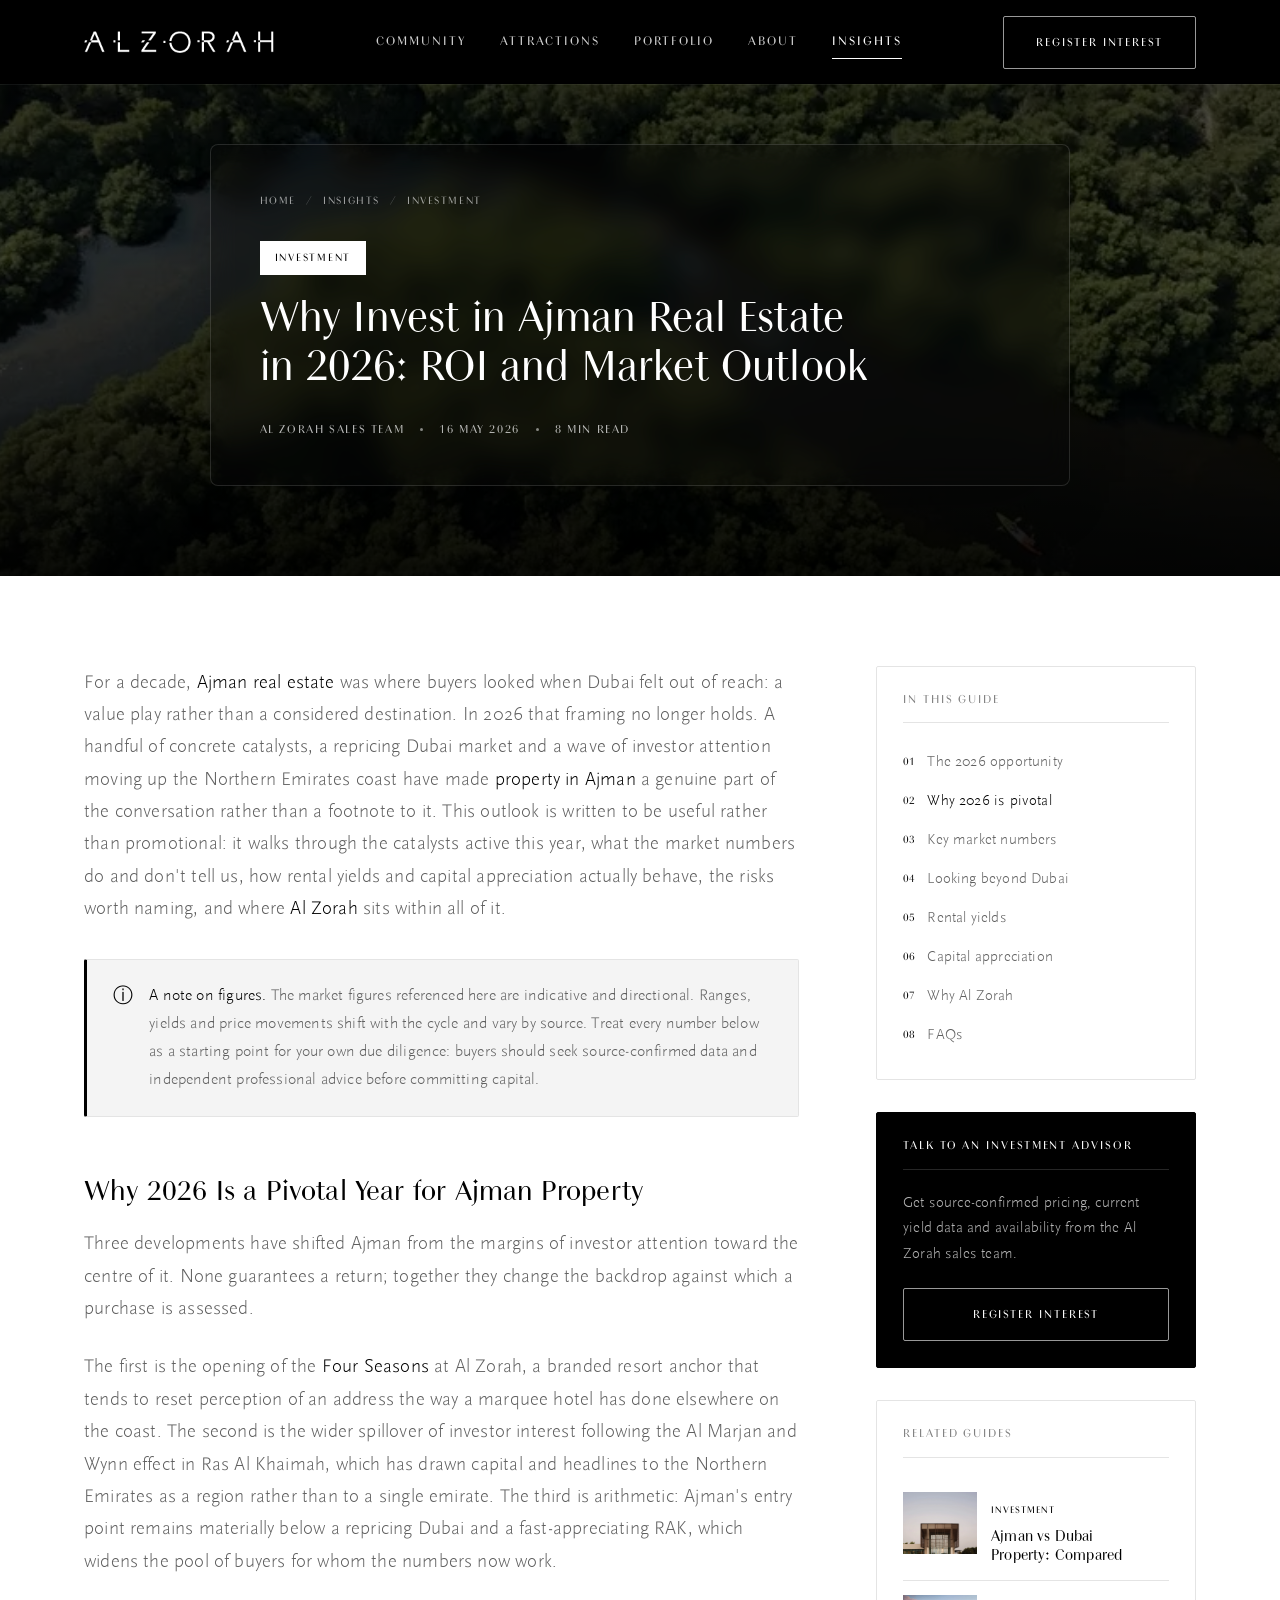
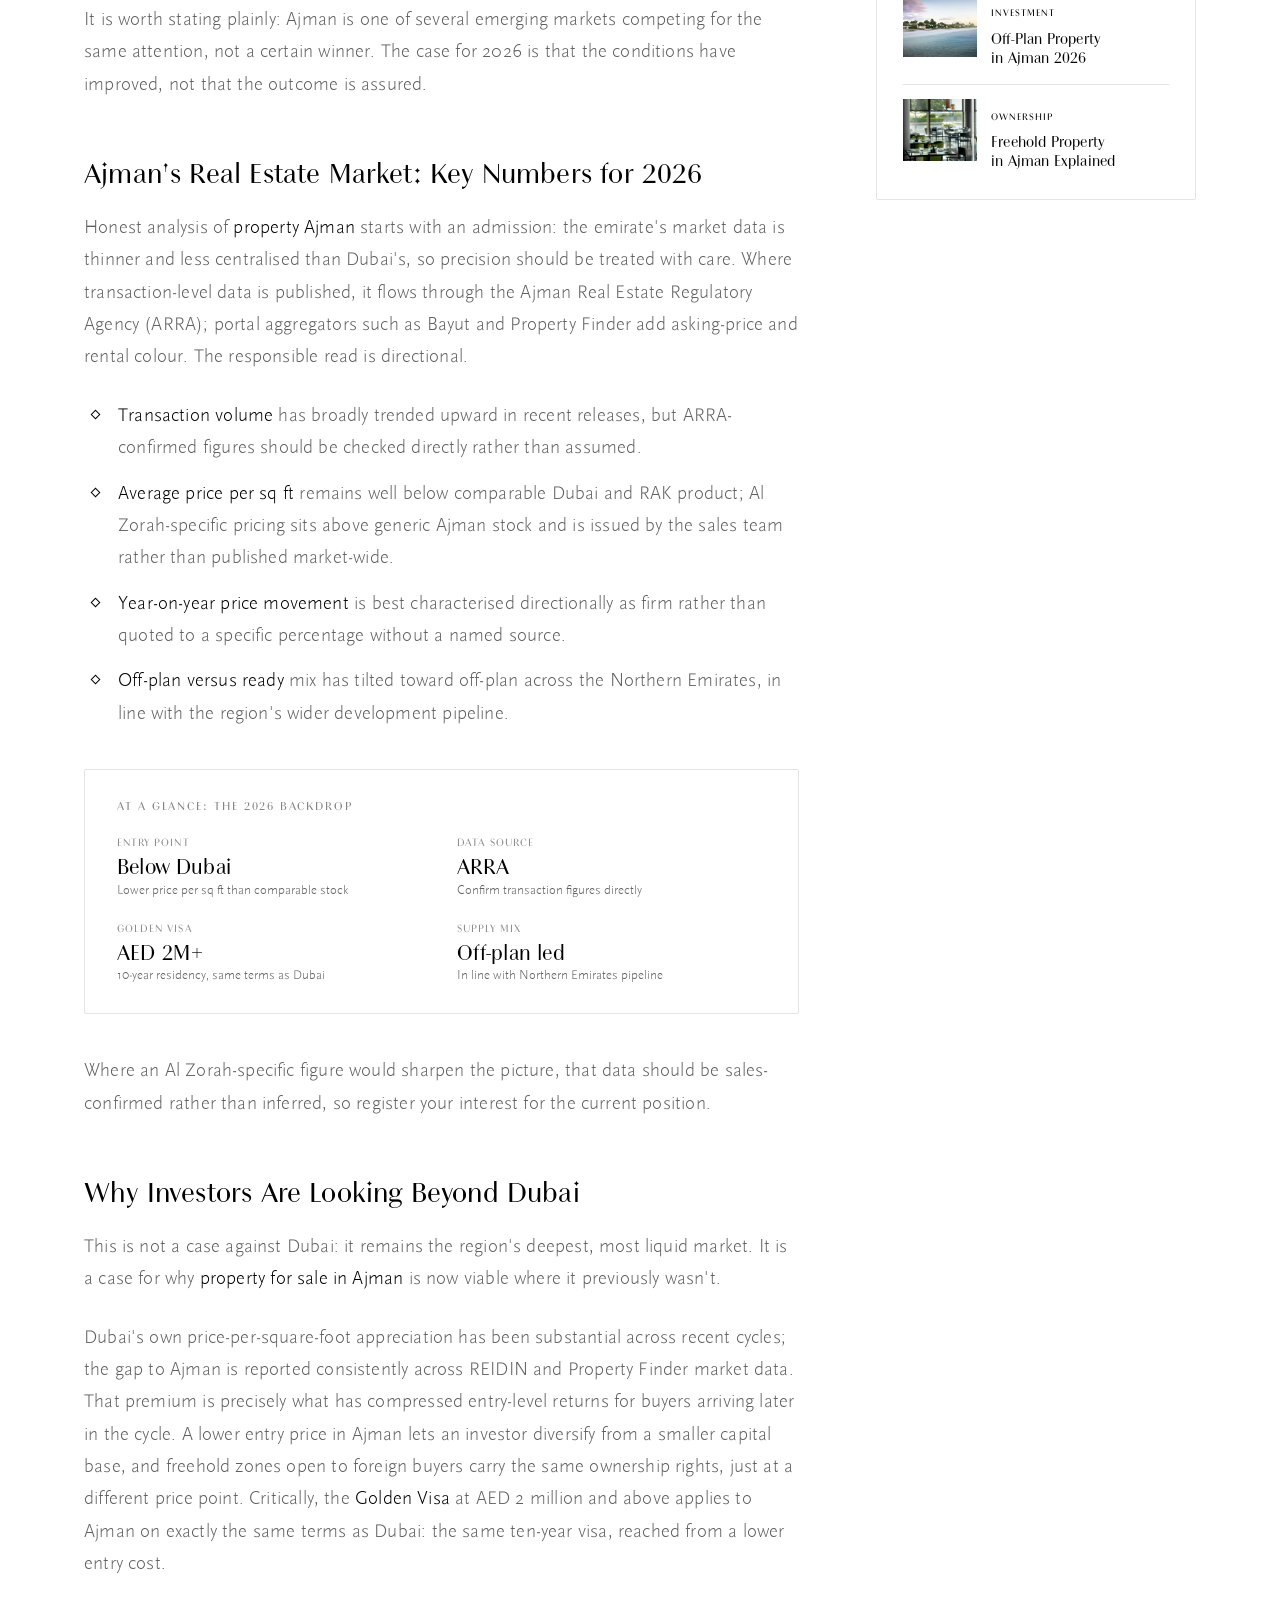
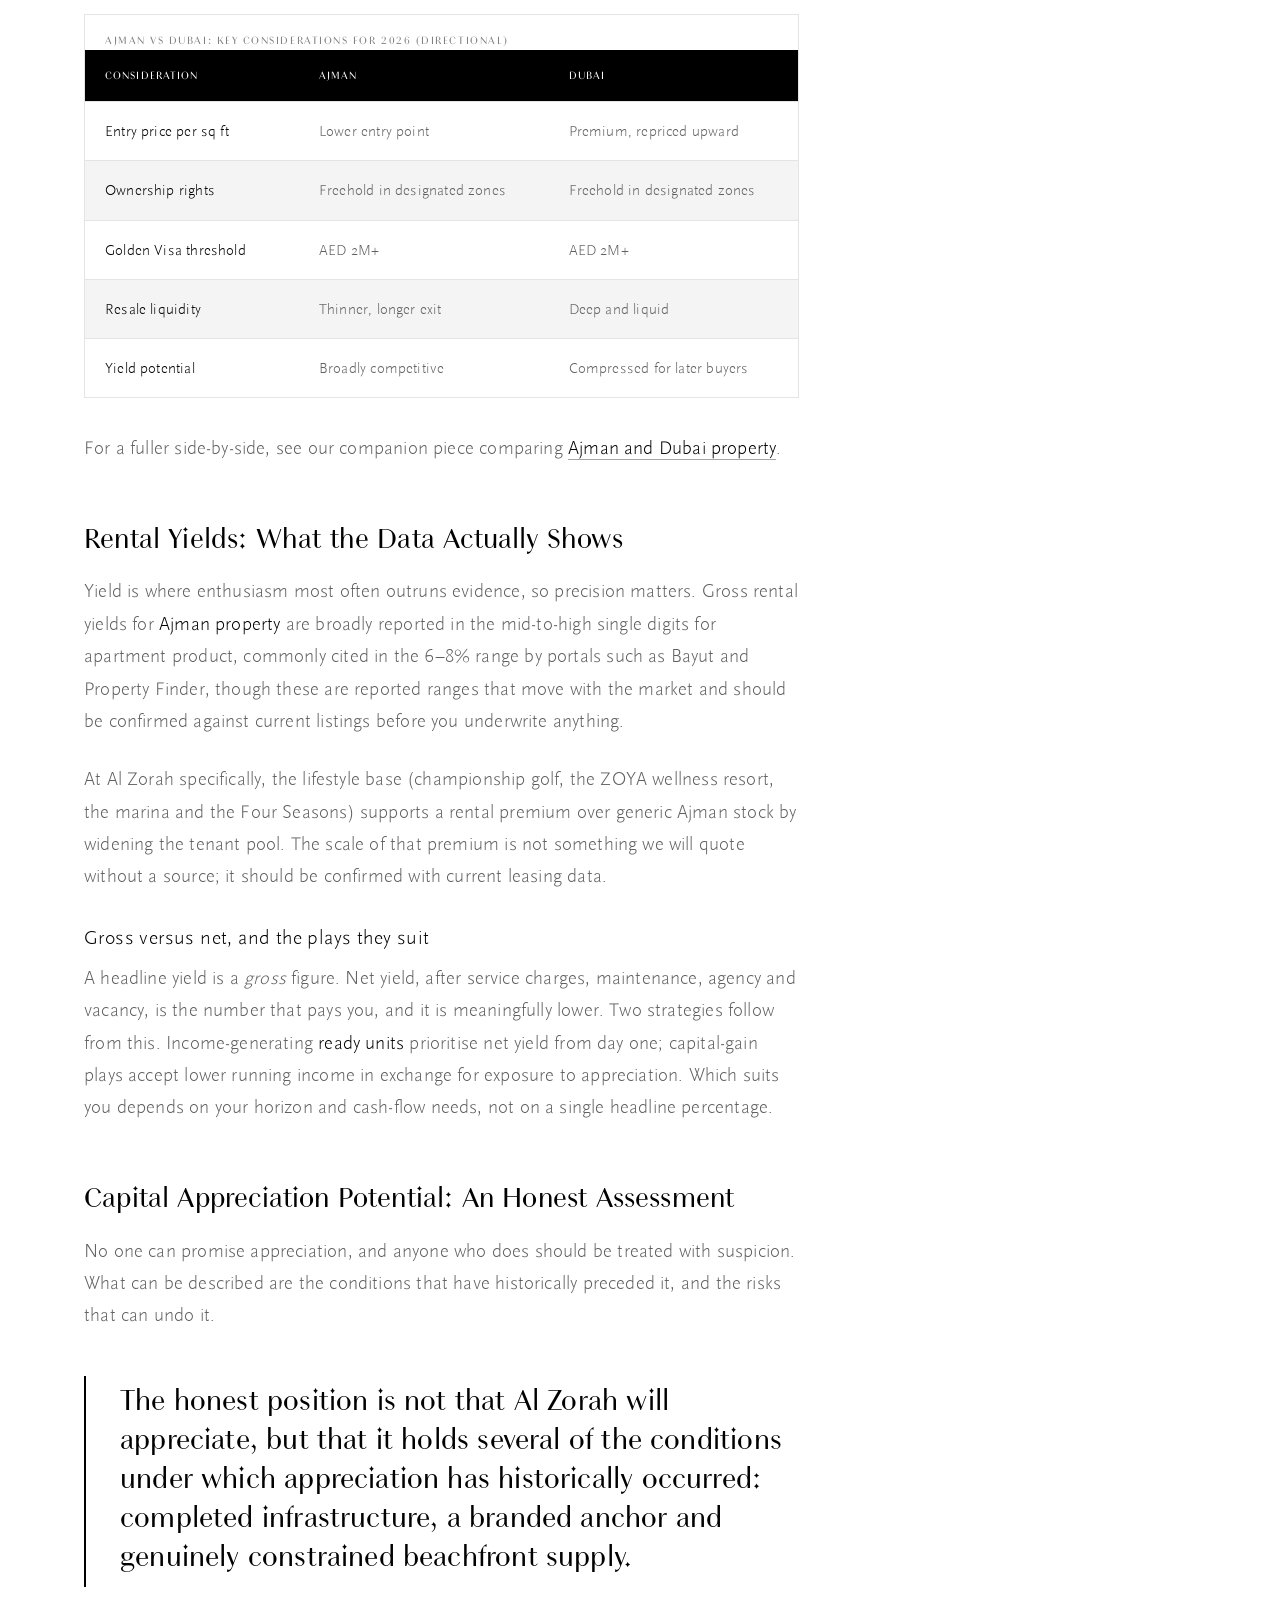
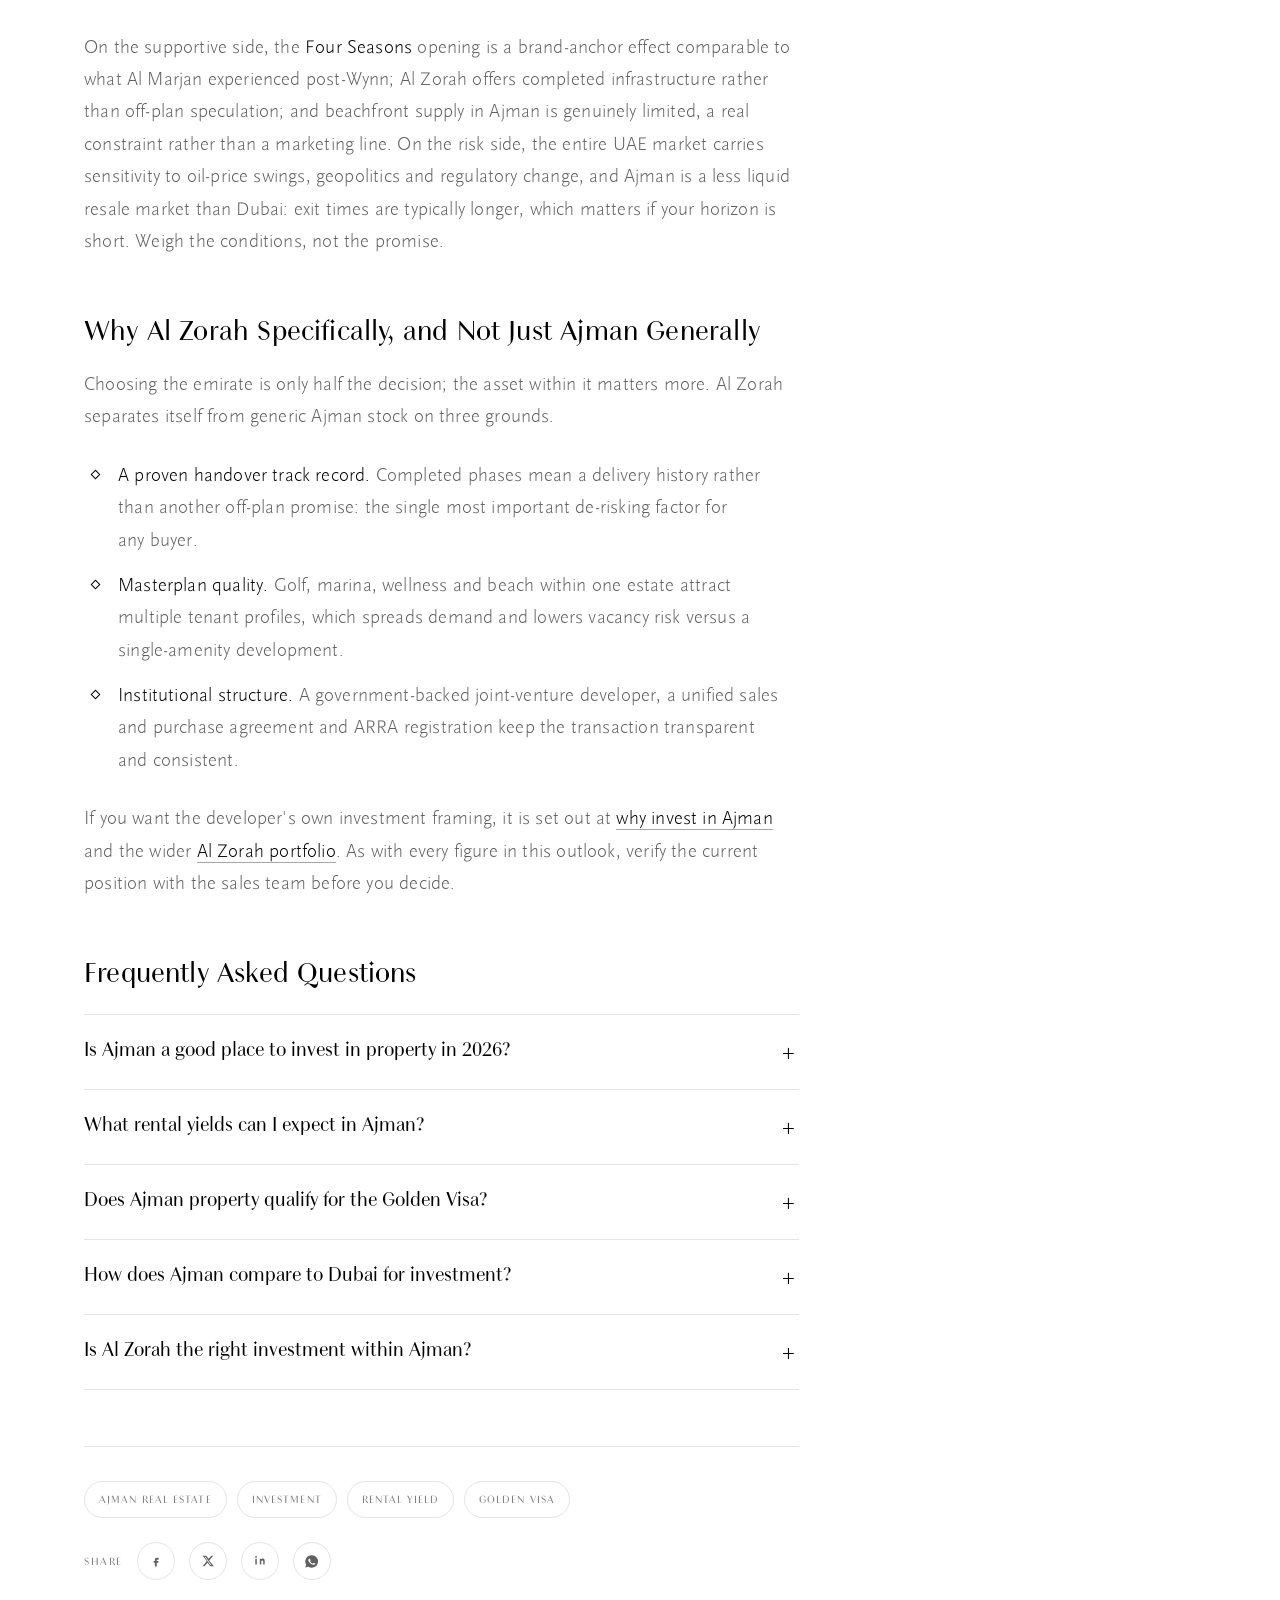
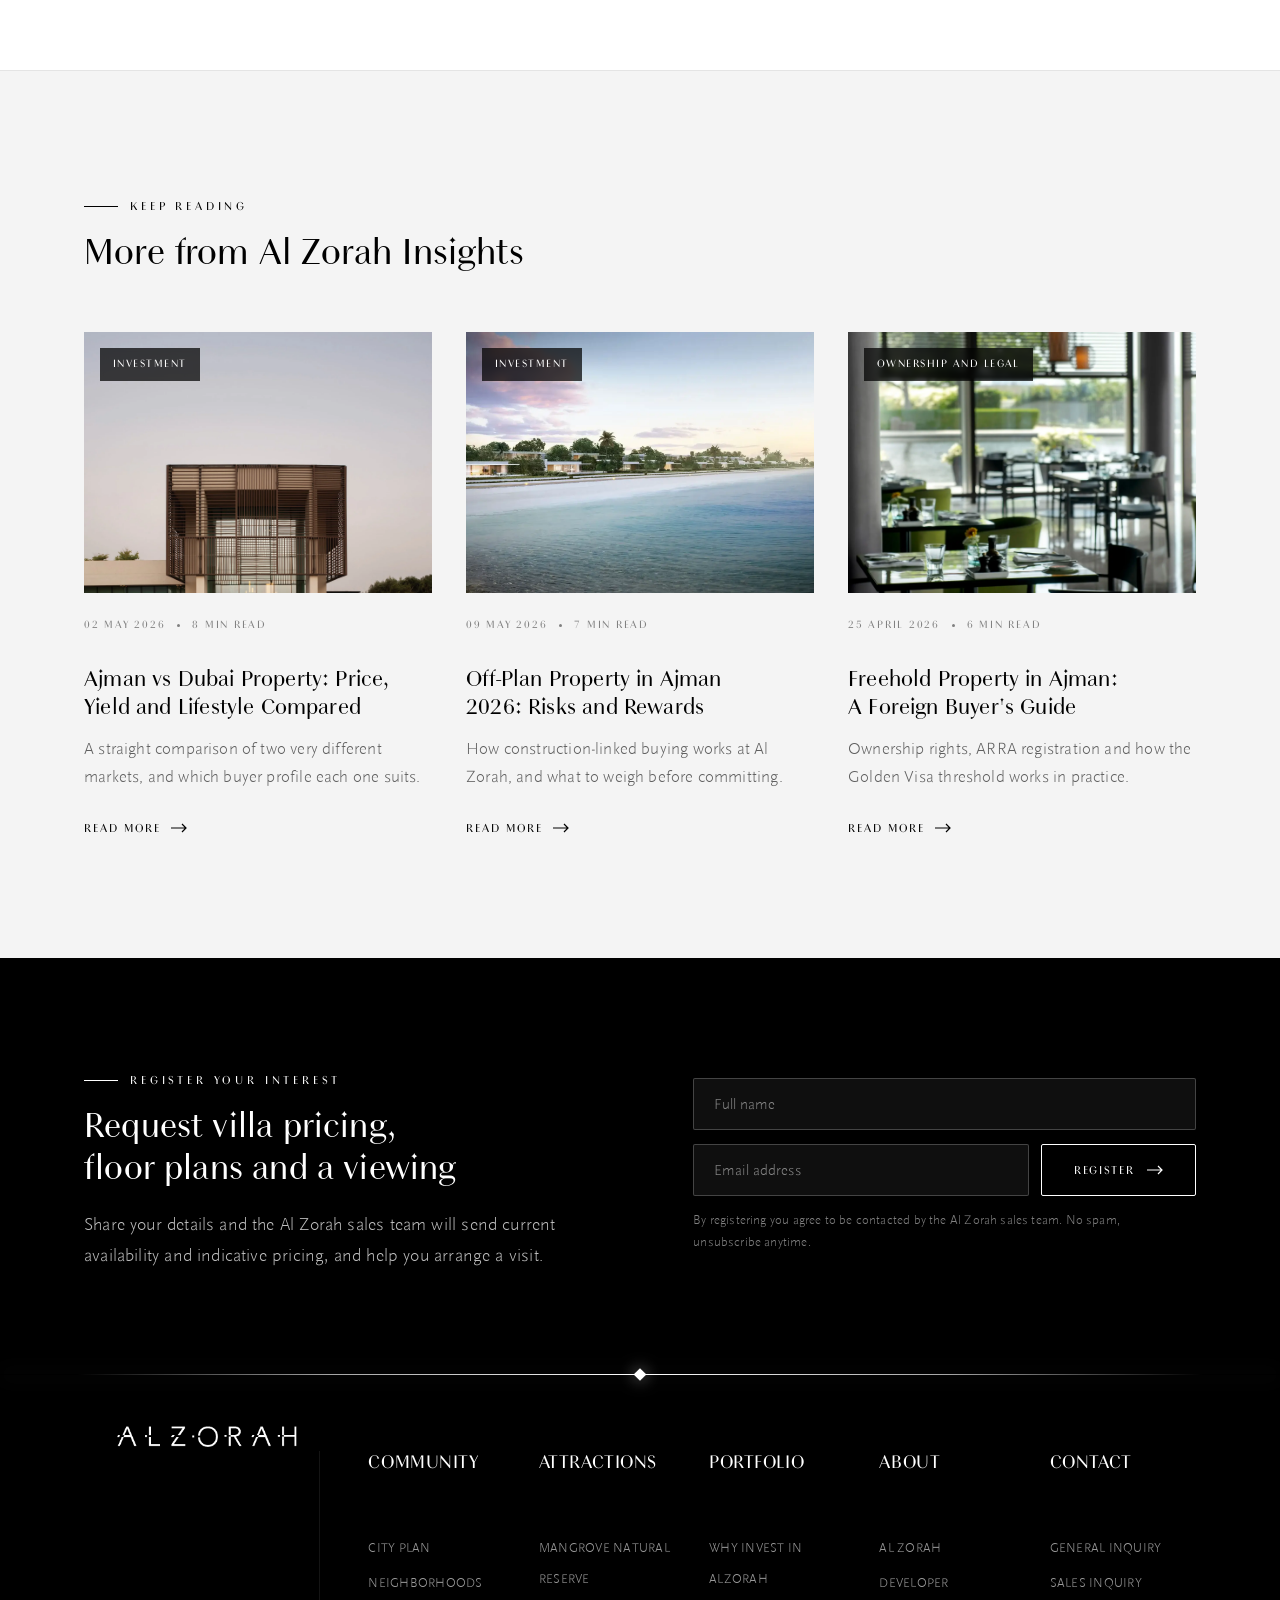
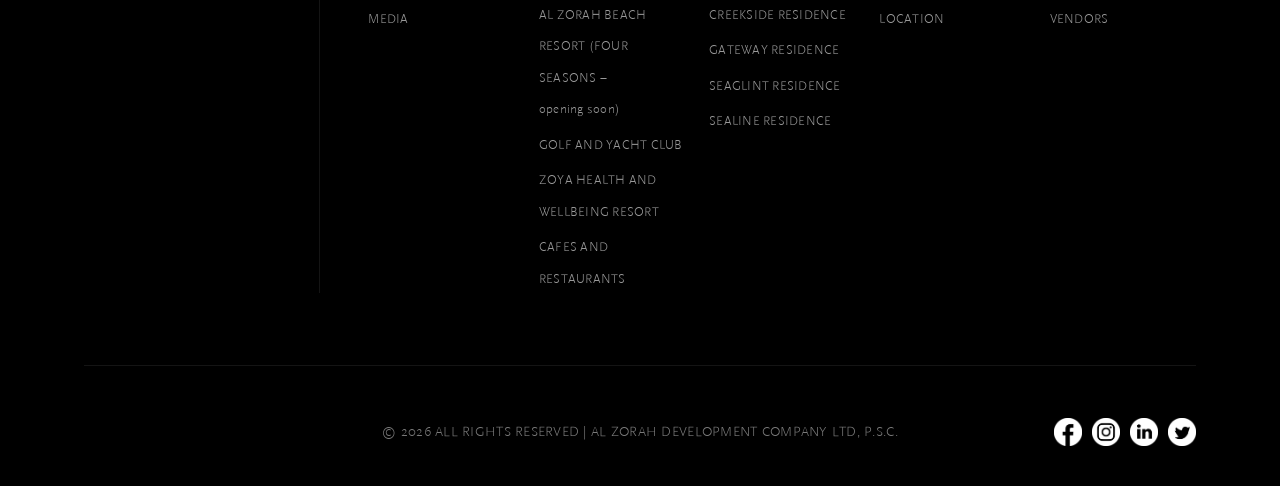
<file: blog-invest-ajman.html>
<!DOCTYPE html>
<html lang="en">
<head>
<meta charset="UTF-8">
<meta name="viewport" content="width=device-width, initial-scale=1.0">
<title>Why Invest in Ajman Real Estate in 2026: ROI and Market Outlook | Al Zorah</title>
<meta name="description" content="An honest 2026 outlook on investing in Ajman real estate: the catalysts, the market numbers, rental yields, capital-appreciation drivers and risks, and why Al Zorah specifically.">
<link rel="preconnect" href="https://alzorahcity.com">
<link rel="icon" href="assets/img/favicon.png">
<link rel="stylesheet" href="assets/css/blog.css">
<script>document.documentElement.classList.add("js")</script>
</head>
<body>

<!-- ============================ HEADER ============================ -->
<header class="site-header always-solid">
  <div class="wrap header-inner">
    <a class="brand" href="https://alzorahcity.com" aria-label="Al Zorah">
      <img src="assets/img/logo.png" alt="Al Zorah">
    </a>
    <nav class="main-nav" aria-label="Primary">
      <a href="https://alzorahcity.com/community">Community</a>
      <a href="https://alzorahcity.com/golf-club">Attractions</a>
      <a href="https://alzorahcity.com/invest">Portfolio</a>
      <a href="https://alzorahcity.com/about-us">About</a>
      <a href="index.html" aria-current="page">Insights</a>
    </nav>
    <div class="header-cta">
      <a href="#register" class="btn btn--on-dark">Register Interest</a>
      <button class="nav-toggle" aria-label="Menu" aria-expanded="false"><span></span><span></span><span></span></button>
    </div>
  </div>
</header>

<!-- ============================ ARTICLE HERO ============================ -->
<section class="article-hero">
  <img class="article-hero__bg" src="assets/img/invest.webp" alt="Investing in Ajman real estate at Al Zorah">
  <div class="wrap">
    <nav class="breadcrumb" aria-label="Breadcrumb">
      <a href="https://alzorahcity.com">Home</a><span class="sep">/</span>
      <a href="index.html">Insights</a><span class="sep">/</span>
      <a href="index.html">Investment</a>
    </nav>
    <span class="tag-pill">Investment</span>
    <h1>Why Invest in Ajman Real Estate in 2026: ROI and Market Outlook</h1>
    <div class="article-meta">
      <div class="author-chip">
        <span>Al Zorah Sales Team</span>
      </div>
      <span class="dot"></span>
      <span>16 May 2026</span>
      <span class="dot"></span>
      <span>8 min read</span>
    </div>
  </div>
</section>

<!-- ============================ ARTICLE BODY ============================ -->
<div class="wrap">
  <div class="article-layout">

    <!-- MAIN -->
    <article class="prose">

      <!-- Intro -->
      <section id="invest-intro">
        <p>For a decade, <strong>Ajman real estate</strong> was where buyers looked when Dubai felt out of reach: a value play rather than a considered destination. In 2026 that framing no longer holds. A handful of concrete catalysts, a repricing Dubai market and a wave of investor attention moving up the Northern Emirates coast have made <strong>property in Ajman</strong> a genuine part of the conversation rather than a footnote to it. This outlook is written to be useful rather than promotional: it walks through the catalysts active this year, what the market numbers do and don't tell us, how rental yields and capital appreciation actually behave, the risks worth naming, and where <strong>Al Zorah</strong> sits within all of it.</p>

        <div class="note">
          <span class="note__icon">&#9432;</span>
          <p><strong>A note on figures.</strong> The market figures referenced here are indicative and directional. Ranges, yields and price movements shift with the cycle and vary by source. Treat every number below as a starting point for your own due diligence: buyers should seek source-confirmed data and independent professional advice before committing capital.</p>
        </div>
      </section>

      <!-- Pivotal year -->
      <section>
        <h2 id="pivotal-year">Why 2026 Is a Pivotal Year for Ajman Property</h2>
        <p>Three developments have shifted Ajman from the margins of investor attention toward the centre of it. None guarantees a return; together they change the backdrop against which a purchase is assessed.</p>
        <p>The first is the opening of the <strong>Four Seasons</strong> at Al Zorah, a branded resort anchor that tends to reset perception of an address the way a marquee hotel has done elsewhere on the coast. The second is the wider spillover of investor interest following the Al Marjan and Wynn effect in Ras Al Khaimah, which has drawn capital and headlines to the Northern Emirates as a region rather than to a single emirate. The third is arithmetic: Ajman's entry point remains materially below a repricing Dubai and a fast-appreciating RAK, which widens the pool of buyers for whom the numbers now work.</p>
        <p>It is worth stating plainly: Ajman is one of several emerging markets competing for the same attention, not a certain winner. The case for 2026 is that the conditions have improved, not that the outcome is assured.</p>
      </section>

      <!-- Market numbers -->
      <section>
        <h2 id="market-numbers">Ajman's Real Estate Market: Key Numbers for 2026</h2>
        <p>Honest analysis of <strong>property Ajman</strong> starts with an admission: the emirate's market data is thinner and less centralised than Dubai's, so precision should be treated with care. Where transaction-level data is published, it flows through the Ajman Real Estate Regulatory Agency (ARRA); portal aggregators such as Bayut and Property Finder add asking-price and rental colour. The responsible read is directional.</p>
        <ul>
          <li><strong>Transaction volume</strong> has broadly trended upward in recent releases, but ARRA-confirmed figures should be checked directly rather than assumed.</li>
          <li><strong>Average price per sq ft</strong> remains well below comparable Dubai and RAK product; Al Zorah-specific pricing sits above generic Ajman stock and is issued by the sales team rather than published market-wide.</li>
          <li><strong>Year-on-year price movement</strong> is best characterised directionally as firm rather than quoted to a specific percentage without a named source.</li>
          <li><strong>Off-plan versus ready</strong> mix has tilted toward off-plan across the Northern Emirates, in line with the region's wider development pipeline.</li>
        </ul>

        <div class="keyfacts">
          <h4>At a glance: the 2026 backdrop</h4>
          <dl>
            <div><dt>Entry point</dt><dd>Below Dubai<small>Lower price per sq ft than comparable stock</small></dd></div>
            <div><dt>Data source</dt><dd>ARRA<small>Confirm transaction figures directly</small></dd></div>
            <div><dt>Golden Visa</dt><dd>AED 2M+<small>10-year residency, same terms as Dubai</small></dd></div>
            <div><dt>Supply mix</dt><dd>Off-plan led<small>In line with Northern Emirates pipeline</small></dd></div>
          </dl>
        </div>
        <p>Where an Al Zorah-specific figure would sharpen the picture, that data should be sales-confirmed rather than inferred, so register your interest for the current position.</p>
      </section>

      <!-- Beyond Dubai -->
      <section>
        <h2 id="beyond-dubai">Why Investors Are Looking Beyond Dubai</h2>
        <p>This is not a case against Dubai: it remains the region's deepest, most liquid market. It is a case for why <strong>property for sale in Ajman</strong> is now viable where it previously wasn't.</p>
        <p>Dubai's own price-per-square-foot appreciation has been substantial across recent cycles; the gap to Ajman is reported consistently across REIDIN and Property Finder market data. That premium is precisely what has compressed entry-level returns for buyers arriving later in the cycle. A lower entry price in Ajman lets an investor diversify from a smaller capital base, and freehold zones open to foreign buyers carry the same ownership rights, just at a different price point. Critically, the <strong>Golden Visa</strong> at AED 2 million and above applies to Ajman on exactly the same terms as Dubai: the same ten-year visa, reached from a lower entry cost.</p>

        <div class="table-wrap">
          <table class="compare-table">
            <caption>Ajman vs Dubai: key considerations for 2026 (directional)</caption>
            <thead>
              <tr><th>Consideration</th><th>Ajman</th><th>Dubai</th></tr>
            </thead>
            <tbody>
              <tr><th>Entry price per sq ft</th><td>Lower entry point</td><td>Premium, repriced upward</td></tr>
              <tr><th>Ownership rights</th><td>Freehold in designated zones</td><td>Freehold in designated zones</td></tr>
              <tr><th>Golden Visa threshold</th><td>AED 2M+</td><td>AED 2M+</td></tr>
              <tr><th>Resale liquidity</th><td>Thinner, longer exit</td><td>Deep and liquid</td></tr>
              <tr><th>Yield potential</th><td>Broadly competitive</td><td>Compressed for later buyers</td></tr>
            </tbody>
          </table>
        </div>
        <p>For a fuller side-by-side, see our companion piece comparing <a href="blog-ajman-vs-dubai.html">Ajman and Dubai property</a>.</p>
      </section>

      <!-- Rental yields -->
      <section>
        <h2 id="rental-yields">Rental Yields: What the Data Actually Shows</h2>
        <p>Yield is where enthusiasm most often outruns evidence, so precision matters. Gross rental yields for <strong>Ajman property</strong> are broadly reported in the mid-to-high single digits for apartment product, commonly cited in the 6–8% range by portals such as Bayut and Property Finder, though these are reported ranges that move with the market and should be confirmed against current listings before you underwrite anything.</p>
        <p>At Al Zorah specifically, the lifestyle base (championship golf, the ZOYA wellness resort, the marina and the Four Seasons) supports a rental premium over generic Ajman stock by widening the tenant pool. The scale of that premium is not something we will quote without a source; it should be confirmed with current leasing data.</p>
        <h3>Gross versus net, and the plays they suit</h3>
        <p>A headline yield is a <em>gross</em> figure. Net yield, after service charges, maintenance, agency and vacancy, is the number that pays you, and it is meaningfully lower. Two strategies follow from this. Income-generating <strong>ready units</strong> prioritise net yield from day one; capital-gain plays accept lower running income in exchange for exposure to appreciation. Which suits you depends on your horizon and cash-flow needs, not on a single headline percentage.</p>
      </section>

      <!-- Capital appreciation -->
      <section>
        <h2 id="capital-appreciation">Capital Appreciation Potential: An Honest Assessment</h2>
        <p>No one can promise appreciation, and anyone who does should be treated with suspicion. What can be described are the conditions that have historically preceded it, and the risks that can undo it.</p>

        <blockquote class="pullquote">The honest position is not that Al Zorah will appreciate, but that it holds several of the conditions under which appreciation has historically occurred: completed infrastructure, a branded anchor and genuinely constrained beachfront supply.</blockquote>

        <p>On the supportive side, the <strong>Four Seasons</strong> opening is a brand-anchor effect comparable to what Al Marjan experienced post-Wynn; Al Zorah offers completed infrastructure rather than off-plan speculation; and beachfront supply in Ajman is genuinely limited, a real constraint rather than a marketing line. On the risk side, the entire UAE market carries sensitivity to oil-price swings, geopolitics and regulatory change, and Ajman is a less liquid resale market than Dubai: exit times are typically longer, which matters if your horizon is short. Weigh the conditions, not the promise.</p>
      </section>

      <!-- Why Al Zorah -->
      <section>
        <h2 id="why-al-zorah">Why Al Zorah Specifically, and Not Just Ajman Generally</h2>
        <p>Choosing the emirate is only half the decision; the asset within it matters more. Al Zorah separates itself from generic Ajman stock on three grounds.</p>
        <ul>
          <li><strong>A proven handover track record.</strong> Completed phases mean a delivery history rather than another off-plan promise: the single most important de-risking factor for any buyer.</li>
          <li><strong>Masterplan quality.</strong> Golf, marina, wellness and beach within one estate attract multiple tenant profiles, which spreads demand and lowers vacancy risk versus a single-amenity development.</li>
          <li><strong>Institutional structure.</strong> A government-backed joint-venture developer, a unified sales and purchase agreement and ARRA registration keep the transaction transparent and consistent.</li>
        </ul>
        <p>If you want the developer's own investment framing, it is set out at <a href="https://alzorahcity.com/why-invest-in-ajman">why invest in Ajman</a> and the wider <a href="https://alzorahcity.com/invest">Al Zorah portfolio</a>. As with every figure in this outlook, verify the current position with the sales team before you decide.</p>
      </section>

      <!-- FAQ -->
      <section>
        <h2 id="faq">Frequently Asked Questions</h2>
        <div class="faq">
          <div class="faq-item">
            <button aria-expanded="false">Is Ajman a good place to invest in property in 2026?</button>
            <div class="faq-answer"><p>The conditions have improved: a lower entry point than Dubai, growing Northern Emirates attention and branded anchors such as the Four Seasons at Al Zorah. That said, Ajman is one of several emerging markets rather than a guaranteed winner. It suits investors who verify current data and take independent advice before committing.</p></div>
          </div>
          <div class="faq-item">
            <button aria-expanded="false">What rental yields can I expect in Ajman?</button>
            <div class="faq-answer"><p>Gross apartment yields are broadly reported in the mid-to-high single digits, commonly cited in the 6–8% range by portals such as Bayut and Property Finder, but these are reported ranges that shift with the market and should be confirmed against current listings. Remember that net yield, after costs, is lower than the gross headline.</p></div>
          </div>
          <div class="faq-item">
            <button aria-expanded="false">Does Ajman property qualify for the Golden Visa?</button>
            <div class="faq-answer"><p>Yes. A qualifying property purchase at or above AED 2 million makes the buyer eligible for the UAE's 10-year Golden Visa, on exactly the same terms as a qualifying purchase in Dubai or Abu Dhabi, reached from a lower entry cost in Ajman.</p></div>
          </div>
          <div class="faq-item">
            <button aria-expanded="false">How does Ajman compare to Dubai for investment?</button>
            <div class="faq-answer"><p>Ajman offers a lower entry point and broadly competitive yields; Dubai offers a deeper, more liquid resale market. The trade-off is liquidity and exit speed versus entry price and diversification from a smaller capital base. Our <a href="blog-ajman-vs-dubai.html">Ajman vs Dubai comparison</a> covers this in detail.</p></div>
          </div>
          <div class="faq-item">
            <button aria-expanded="false">Is Al Zorah the right investment within Ajman?</button>
            <div class="faq-answer"><p>Al Zorah stands out for its completed-phase handover record, its multi-amenity masterplan and its ARRA-registered, government-backed structure: factors that reduce delivery and vacancy risk versus generic stock. Whether it is right for you depends on your objective, horizon and independent advice.</p></div>
          </div>
        </div>
      </section>

      <!-- Article foot -->
      <div class="article-foot">
        <div class="tag-list">
          <a href="#">Ajman Real Estate</a>
          <a href="#">Investment</a>
          <a href="#">Rental Yield</a>
          <a href="#">Golden Visa</a>
        </div>
        <div class="share">
          <span>Share</span>
          <a href="#" aria-label="Share on Facebook"><svg width="15" height="15" viewBox="0 0 24 24" fill="currentColor"><path d="M14 9h3V6h-3c-1.7 0-3 1.3-3 3v2H9v3h2v6h3v-6h2.5l.5-3H14V9.5c0-.3.2-.5.5-.5H14z"/></svg></a>
          <a href="#" aria-label="Share on X"><svg width="14" height="14" viewBox="0 0 24 24" fill="currentColor"><path d="M18 3h3l-7 8 8 10h-6l-5-6-5 6H3l7-9L3 3h6l4 5 5-5zm-2 16h1.5L8 5H6.5L16 19z"/></svg></a>
          <a href="#" aria-label="Share on LinkedIn"><svg width="14" height="14" viewBox="0 0 24 24" fill="currentColor"><path d="M6.5 8v10H4V8h2.5zM5.2 3.5a1.5 1.5 0 110 3 1.5 1.5 0 010-3zM20 18h-2.5v-5c0-1.3-.5-2-1.6-2-.9 0-1.4.6-1.6 1.2-.1.2-.1.5-.1.8V18H11.7V8H14v1.4c.4-.6 1.1-1.5 2.7-1.5 2 0 3.3 1.3 3.3 4V18z"/></svg></a>
          <a href="#" aria-label="Share on WhatsApp"><svg width="15" height="15" viewBox="0 0 24 24" fill="currentColor"><path d="M12 2a10 10 0 00-8.6 15l-1.3 4.6 4.8-1.3A10 10 0 1012 2zm5.3 14c-.2.6-1.2 1.2-1.7 1.2-.5.1-1 .2-3.2-.7-2.7-1.1-4.4-3.9-4.5-4-.1-.2-1-1.4-1-2.6s.6-1.8.9-2.1c.2-.2.5-.3.7-.3h.5c.2 0 .4 0 .6.5l.8 2c.1.2.1.3 0 .5l-.4.6c-.2.2-.3.4-.1.7.2.3.8 1.3 1.7 2.1 1.2 1 2.1 1.3 2.4 1.5.2.1.4.1.6-.1l.7-.9c.2-.2.4-.2.6-.1l1.9.9c.2.1.4.2.4.3.1.2.1.6-.1 1.1z"/></svg></a>
        </div>
      </div>

    </article>

    <!-- SIDEBAR -->
    <aside class="sidebar">
      <div class="widget toc">
        <h4>In This Guide</h4>
        <ol>
          <li><a href="#invest-intro">The 2026 opportunity</a></li>
          <li><a href="#pivotal-year">Why 2026 is pivotal</a></li>
          <li><a href="#market-numbers">Key market numbers</a></li>
          <li><a href="#beyond-dubai">Looking beyond Dubai</a></li>
          <li><a href="#rental-yields">Rental yields</a></li>
          <li><a href="#capital-appreciation">Capital appreciation</a></li>
          <li><a href="#why-al-zorah">Why Al Zorah</a></li>
          <li><a href="#faq">FAQs</a></li>
        </ol>
      </div>

      <div class="widget widget--cta">
        <h4>Talk to an Investment Advisor</h4>
        <p>Get source-confirmed pricing, current yield data and availability from the Al Zorah sales team.</p>
        <a class="btn btn--on-dark btn--wide" href="#register">Register Interest</a>
      </div>

      <div class="widget">
        <h4>Related Guides</h4>
        <div class="mini-post">
          <img src="assets/img/dubai-compare.webp" alt="">
          <div>
            <span class="mp-tag">Investment</span>
            <h5><a href="blog-ajman-vs-dubai.html">Ajman vs Dubai Property: Compared</a></h5>
          </div>
        </div>
        <div class="mini-post">
          <img src="assets/img/offplan.webp" alt="">
          <div>
            <span class="mp-tag">Investment</span>
            <h5><a href="blog-off-plan.html">Off-Plan Property in Ajman 2026</a></h5>
          </div>
        </div>
        <div class="mini-post">
          <img src="assets/img/freehold.webp" alt="">
          <div>
            <span class="mp-tag">Ownership</span>
            <h5><a href="blog-freehold.html">Freehold Property in Ajman Explained</a></h5>
          </div>
        </div>
      </div>
    </aside>

  </div>
</div>

<!-- ============================ RELATED ============================ -->
<section class="section section--soft related">
  <div class="wrap">
    <div class="section-head" data-reveal>
      <span class="eyebrow">Keep Reading</span>
      <h2>More from Al Zorah Insights</h2>
    </div>
    <div class="card-grid">
      <article class="card" data-reveal>
        <a class="card__media" href="blog-ajman-vs-dubai.html"><span class="card__tag">Investment</span>
          <img src="assets/img/dubai-compare.webp" alt="Ajman vs Dubai"></a>
        <div class="post-meta"><span>02 May 2026</span><span class="dot"></span><span>8 min read</span></div>
        <h3><a href="blog-ajman-vs-dubai.html">Ajman vs Dubai Property: Price, Yield and Lifestyle Compared</a></h3>
        <p>A straight comparison of two very different markets, and which buyer profile each one suits.</p>
        <div class="card__foot"><a class="textlink" href="blog-ajman-vs-dubai.html">Read more
          <svg class="arrow" width="16" height="10" viewBox="0 0 16 10" fill="none"><path d="M11 1l4 4-4 4M15 5H0" stroke="currentColor" stroke-width="1.2"/></svg></a></div>
      </article>
      <article class="card" data-reveal>
        <a class="card__media" href="blog-off-plan.html"><span class="card__tag">Investment</span>
          <img src="assets/img/offplan.webp" alt="Off-plan property in Ajman"></a>
        <div class="post-meta"><span>09 May 2026</span><span class="dot"></span><span>7 min read</span></div>
        <h3><a href="blog-off-plan.html">Off-Plan Property in Ajman 2026: Risks and Rewards</a></h3>
        <p>How construction-linked buying works at Al Zorah, and what to weigh before committing.</p>
        <div class="card__foot"><a class="textlink" href="blog-off-plan.html">Read more
          <svg class="arrow" width="16" height="10" viewBox="0 0 16 10" fill="none"><path d="M11 1l4 4-4 4M15 5H0" stroke="currentColor" stroke-width="1.2"/></svg></a></div>
      </article>
      <article class="card" data-reveal>
        <a class="card__media" href="blog-freehold.html"><span class="card__tag">Ownership and Legal</span>
          <img src="assets/img/freehold.webp" alt="Freehold property in Ajman"></a>
        <div class="post-meta"><span>25 April 2026</span><span class="dot"></span><span>6 min read</span></div>
        <h3><a href="blog-freehold.html">Freehold Property in Ajman: A Foreign Buyer's Guide</a></h3>
        <p>Ownership rights, ARRA registration and how the Golden Visa threshold works in practice.</p>
        <div class="card__foot"><a class="textlink" href="blog-freehold.html">Read more
          <svg class="arrow" width="16" height="10" viewBox="0 0 16 10" fill="none"><path d="M11 1l4 4-4 4M15 5H0" stroke="currentColor" stroke-width="1.2"/></svg></a></div>
      </article>
    </div>
  </div>
</section>

<!-- ============================ CTA BAND ============================ -->
<section class="cta-band" id="register">
  <img class="cta-band__bg" src="assets/img/gateway.jpg" alt="">
  <div class="wrap">
    <div data-reveal>
      <span class="eyebrow">Register Your Interest</span>
      <h2>Request villa pricing, floor plans and a viewing</h2>
      <p>Share your details and the Al Zorah sales team will send current availability and indicative pricing, and help you arrange a visit.</p>
    </div>
    <form class="signup" data-reveal onsubmit="return false;" aria-label="Register interest">
      <div class="field-row">
        <input type="text" name="name" placeholder="Full name" aria-label="Full name" required>
      </div>
      <div class="field-row">
        <input type="email" name="email" placeholder="Email address" aria-label="Email address" required>
        <button type="submit" class="btn btn--accent">Register
          <svg class="arrow" width="16" height="10" viewBox="0 0 16 10" fill="none"><path d="M11 1l4 4-4 4M15 5H0" stroke="currentColor" stroke-width="1.2"/></svg>
        </button>
      </div>
      <small>By registering you agree to be contacted by the Al Zorah sales team. No spam, unsubscribe anytime.</small>
    </form>
  </div>
</section>

<!-- ============================ FOOTER ============================ -->
<footer class="site-footer">
  <div class="wrap">
    <div class="footer-grid">
      <a class="footer-brand" href="https://alzorahcity.com" aria-label="Al Zorah">
        <img src="assets/img/logo.png" alt="Al Zorah">
      </a>
      <nav class="footer-cols" aria-label="Footer">
        <div class="footer-col">
          <h5>COMMUNITY</h5>
          <ul>
            <li><a href="https://alzorahcity.com/city-plan">CITY PLAN</a></li>
            <li><a href="https://alzorahcity.com/community">NEIGHBORHOODS</a></li>
            <li><a href="https://alzorahcity.com/media">MEDIA</a></li>
          </ul>
        </div>
        <div class="footer-col">
          <h5>ATTRACTIONS</h5>
          <ul>
            <li><a href="https://alzorahcity.com/mangrove-natural-reserve">MANGROVE NATURAL RESERVE</a></li>
            <li><a href="https://alzorahcity.com/hotels">AL ZORAH BEACH RESORT (FOUR SEASONS &ndash; opening soon)</a></li>
            <li><a href="https://alzorahcity.com/golf-club">GOLF AND YACHT CLUB</a></li>
            <li><a href="https://alzorahcity.com/zoya-health-&amp;-wellbeing-resort">ZOYA HEALTH AND WELLBEING RESORT</a></li>
            <li><a href="https://alzorahcity.com/restaurant">CAFES AND RESTAURANTS</a></li>
          </ul>
        </div>
        <div class="footer-col">
          <h5>PORTFOLIO</h5>
          <ul>
            <li><a href="https://alzorahcity.com/invest">WHY INVEST IN ALZORAH</a></li>
            <li><a href="https://alzorahcity.com/creekside_residence">CREEKSIDE RESIDENCE</a></li>
            <li><a href="https://alzorahcity.com/gateway-porto-al-zorah">GATEWAY RESIDENCE</a></li>
            <li><a href="https://alzorahcity.com/seaglint">SEAGLINT RESIDENCE</a></li>
            <li><a href="https://alzorahcity.com/sealine-residence">SEALINE RESIDENCE</a></li>
          </ul>
        </div>
        <div class="footer-col">
          <h5>ABOUT</h5>
          <ul>
            <li><a href="https://alzorahcity.com/about-us">AL ZORAH</a></li>
            <li><a href="https://alzorahcity.com/developer">DEVELOPER</a></li>
            <li><a href="https://alzorahcity.com/location">LOCATION</a></li>
          </ul>
        </div>
        <div class="footer-col">
          <h5>CONTACT</h5>
          <ul>
            <li><a href="#register">GENERAL INQUIRY</a></li>
            <li><a href="#register">SALES INQUIRY</a></li>
            <li><a href="#register">VENDORS</a></li>
          </ul>
        </div>
      </nav>
    </div>
    <div class="footer-bottom">
      <p class="copyright">&copy; <span data-year>2026</span> ALL RIGHTS RESERVED | AL ZORAH DEVELOPMENT COMPANY LTD, P.S.C.</p>
      <div class="footer-social">
        <a href="https://www.facebook.com/AlZorah" aria-label="Facebook"><img src="assets/img/social/facebook.png" alt=""></a>
        <a href="https://www.instagram.com/alzorah/" aria-label="Instagram"><img src="assets/img/social/instagram.png" alt=""></a>
        <a href="https://www.linkedin.com/company/al-zorah-development-private-company" aria-label="LinkedIn"><img src="assets/img/social/linkedin-1.png" alt=""></a>
        <a href="https://twitter.com/AlZorahUAE" aria-label="X"><img src="assets/img/social/twitter.png" alt=""></a>
      </div>
    </div>
  </div>
</footer>

<script src="assets/js/blog.js"></script>
</body>
</html>
</file>
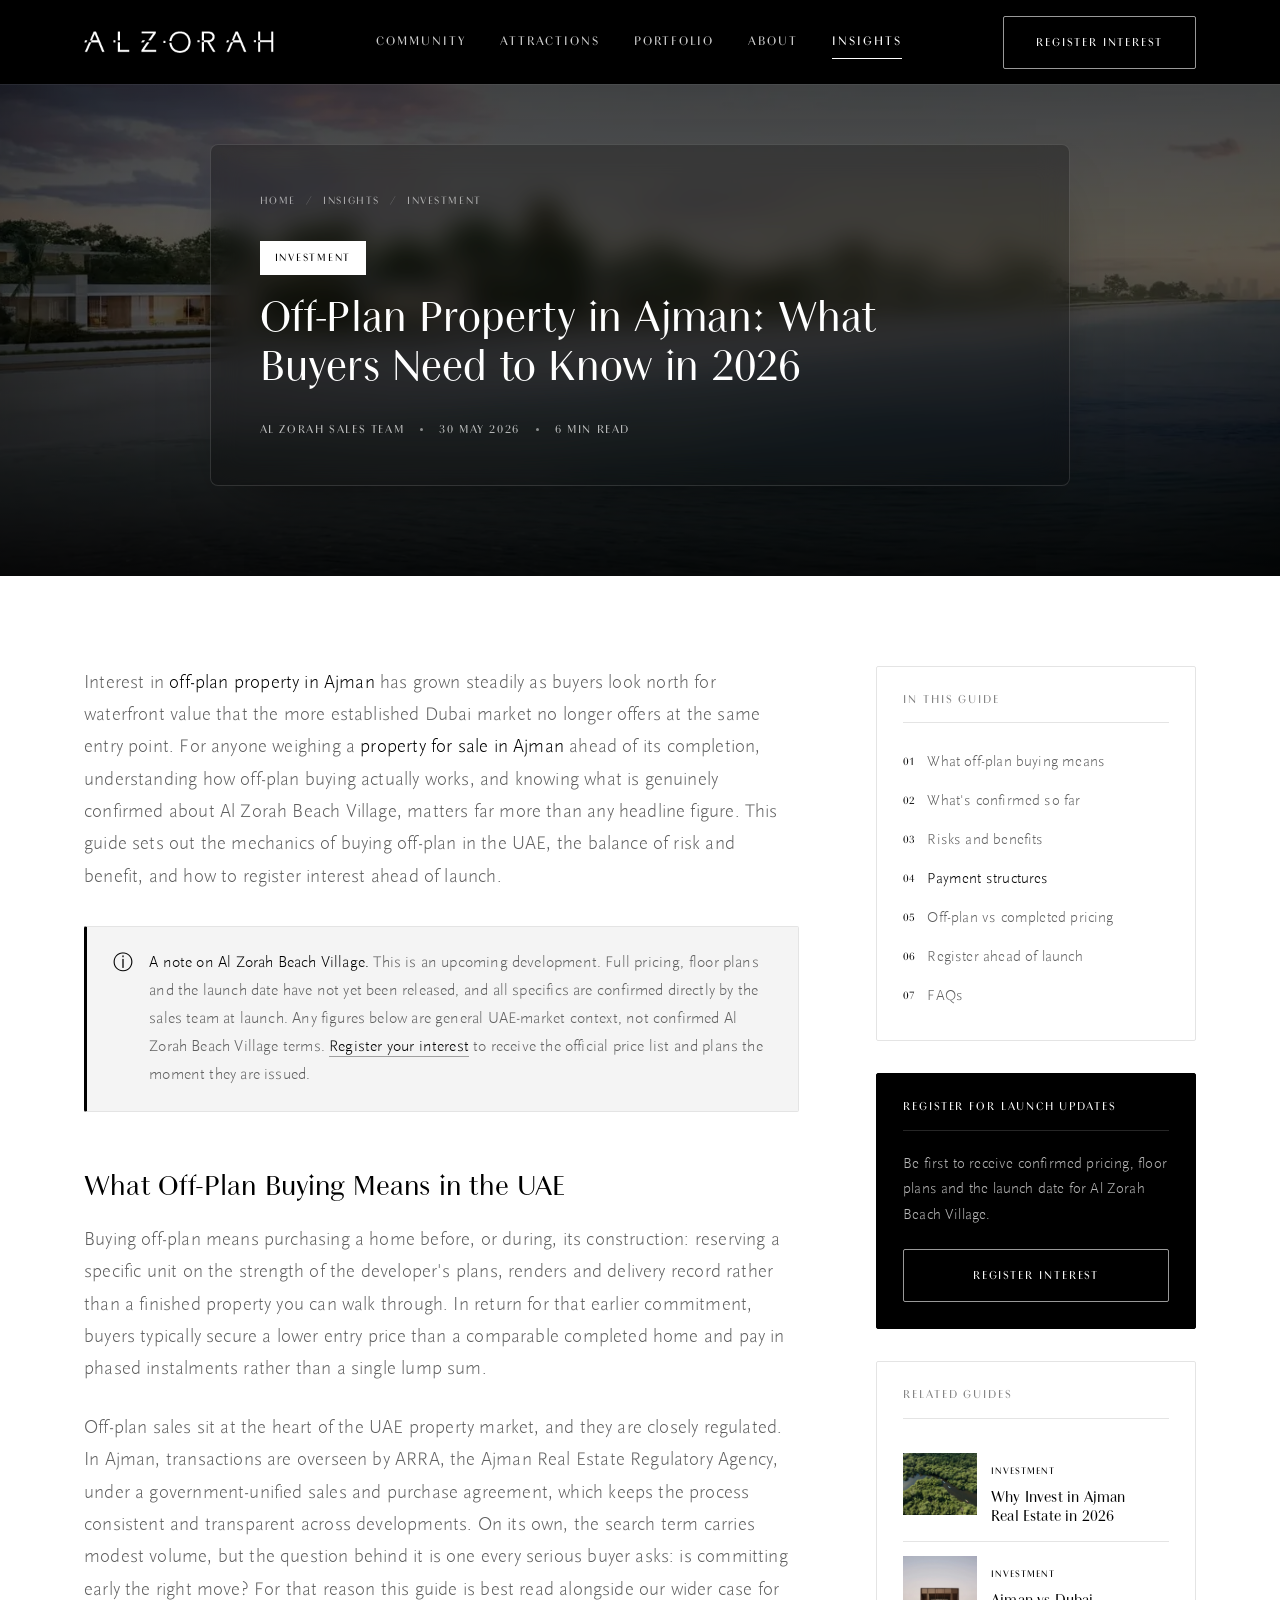
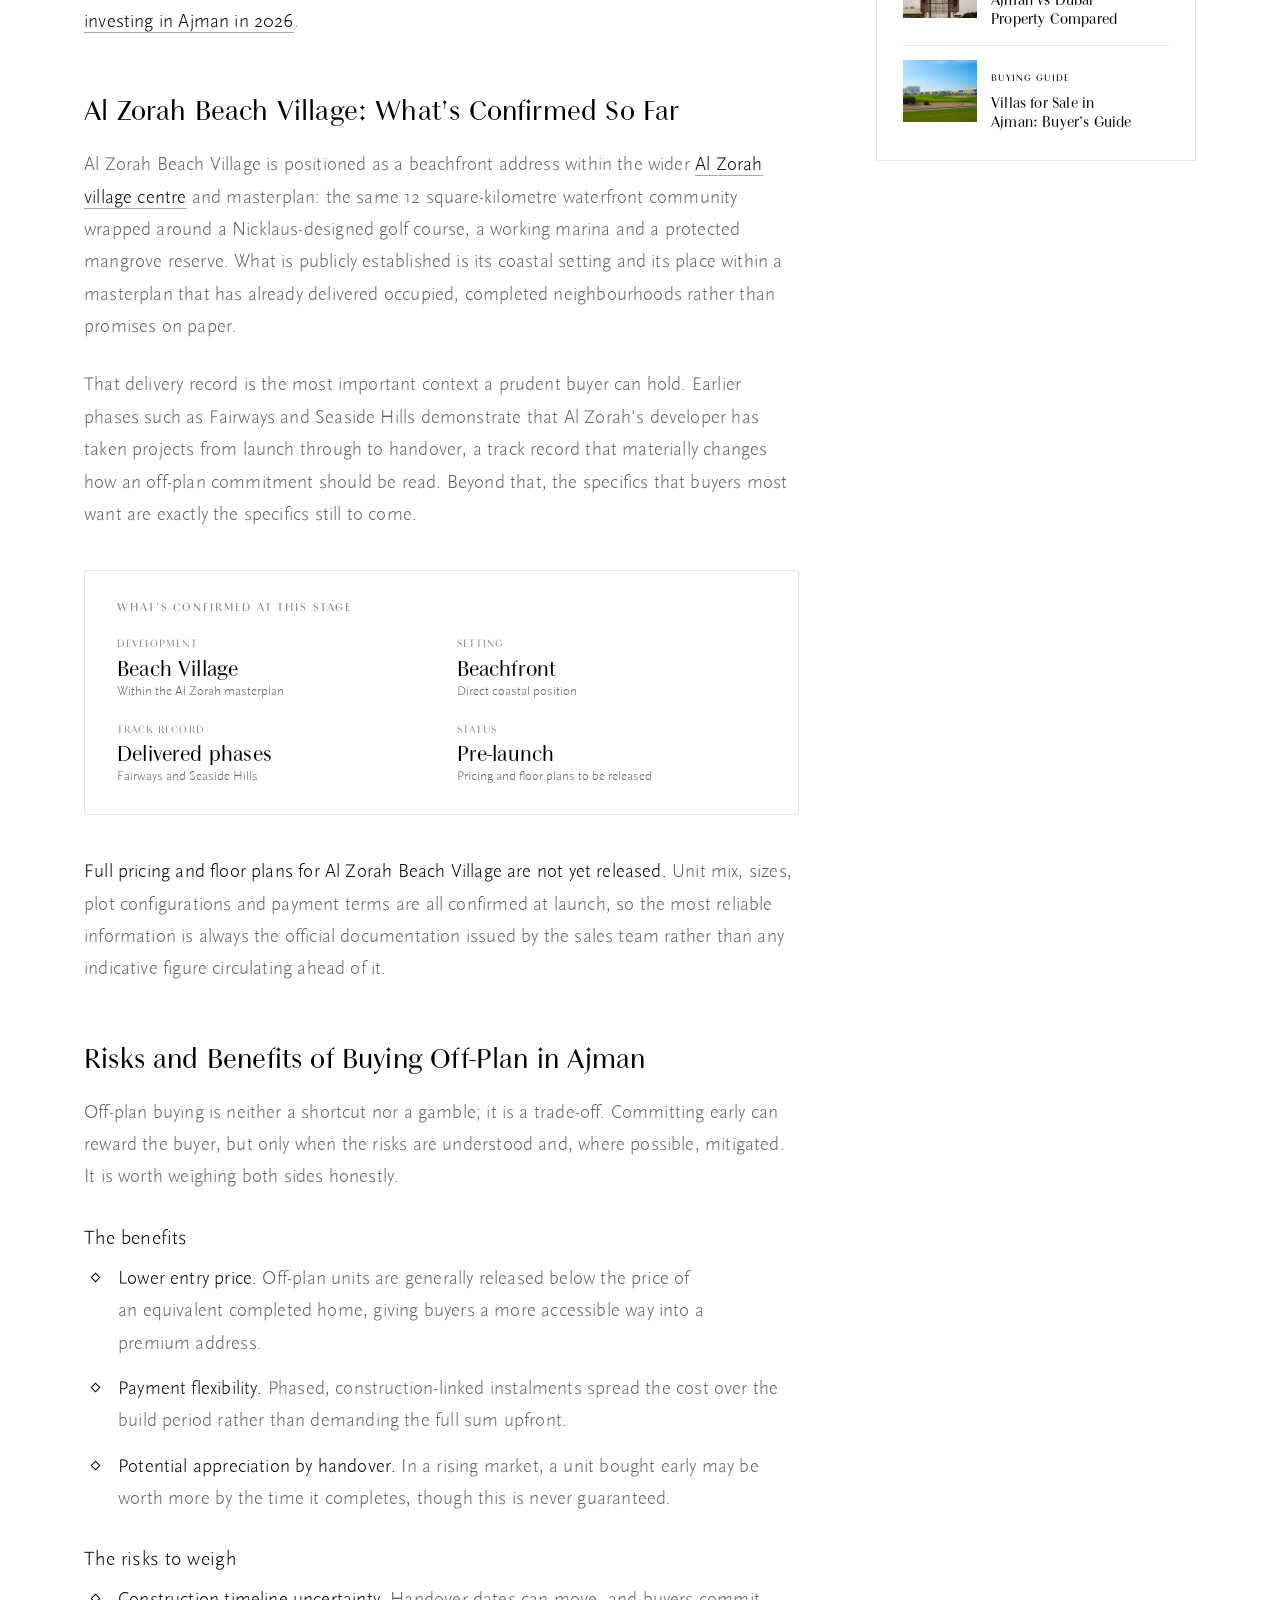
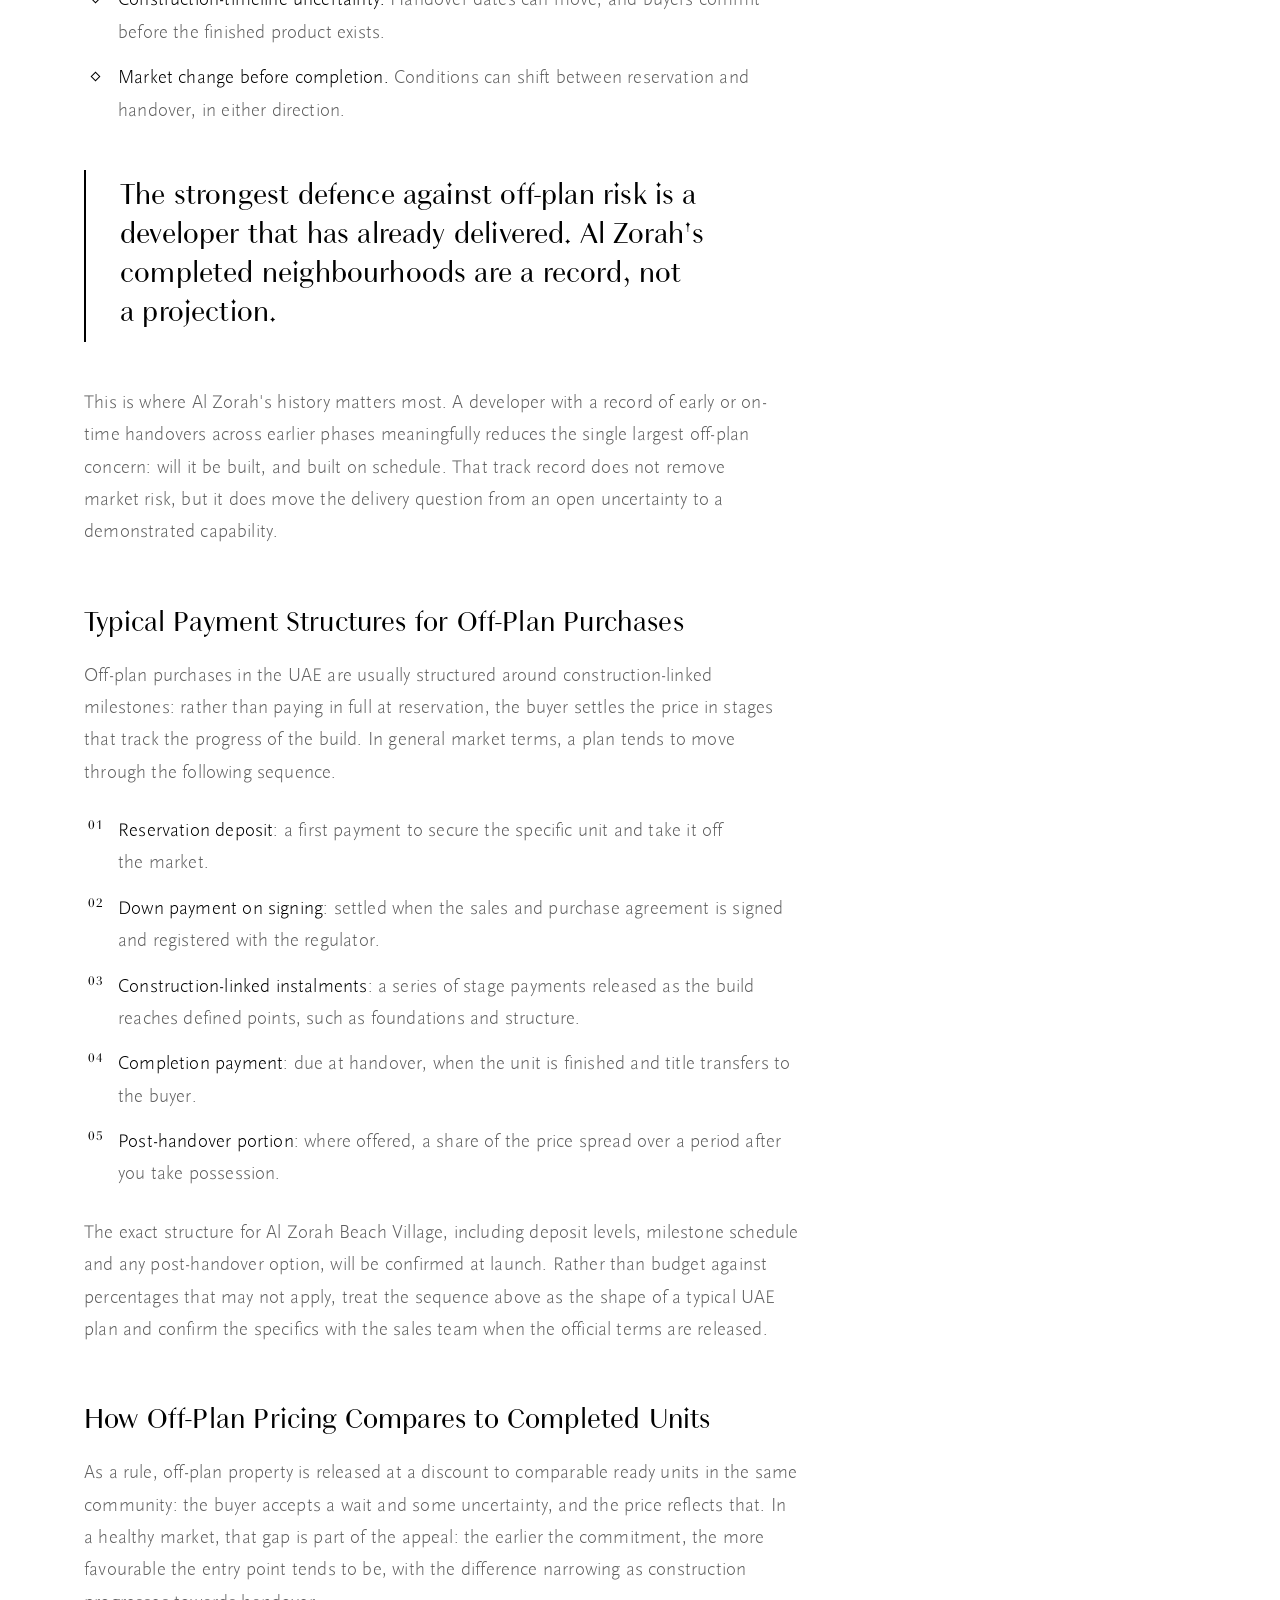
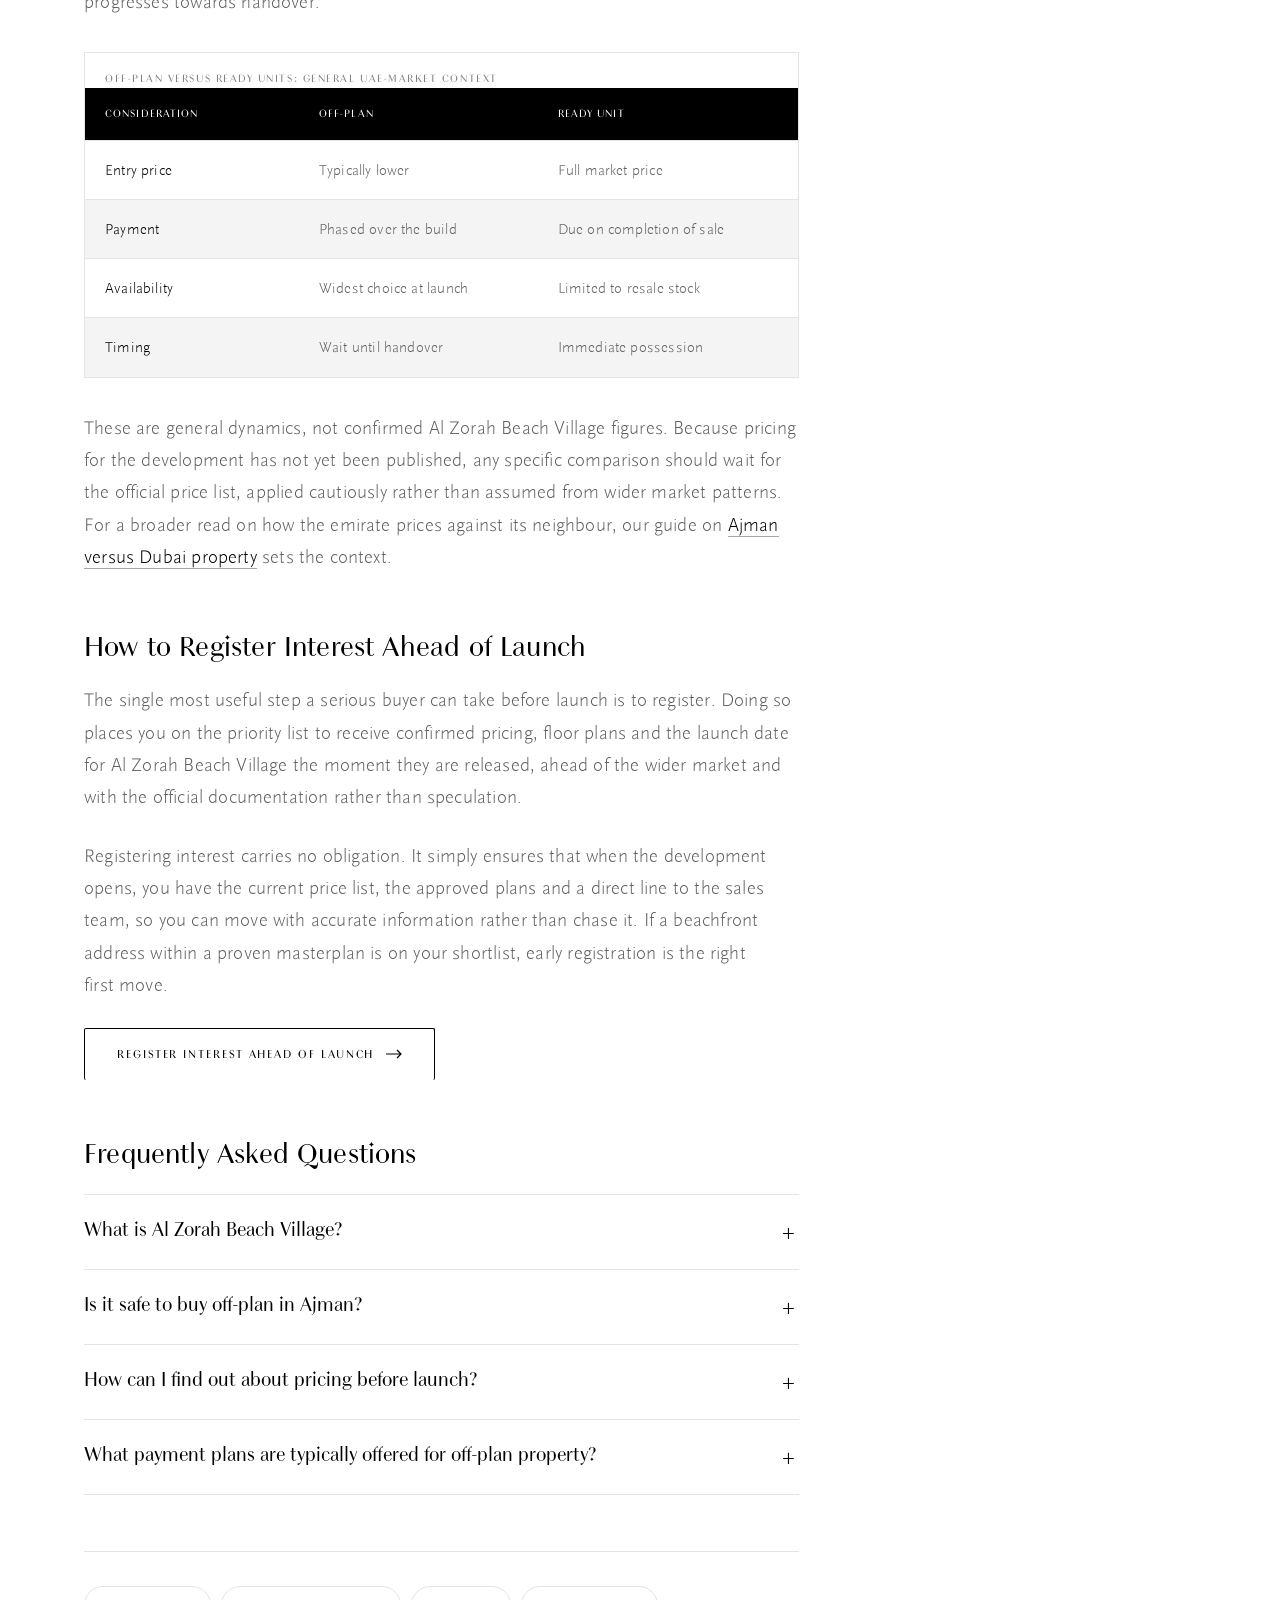
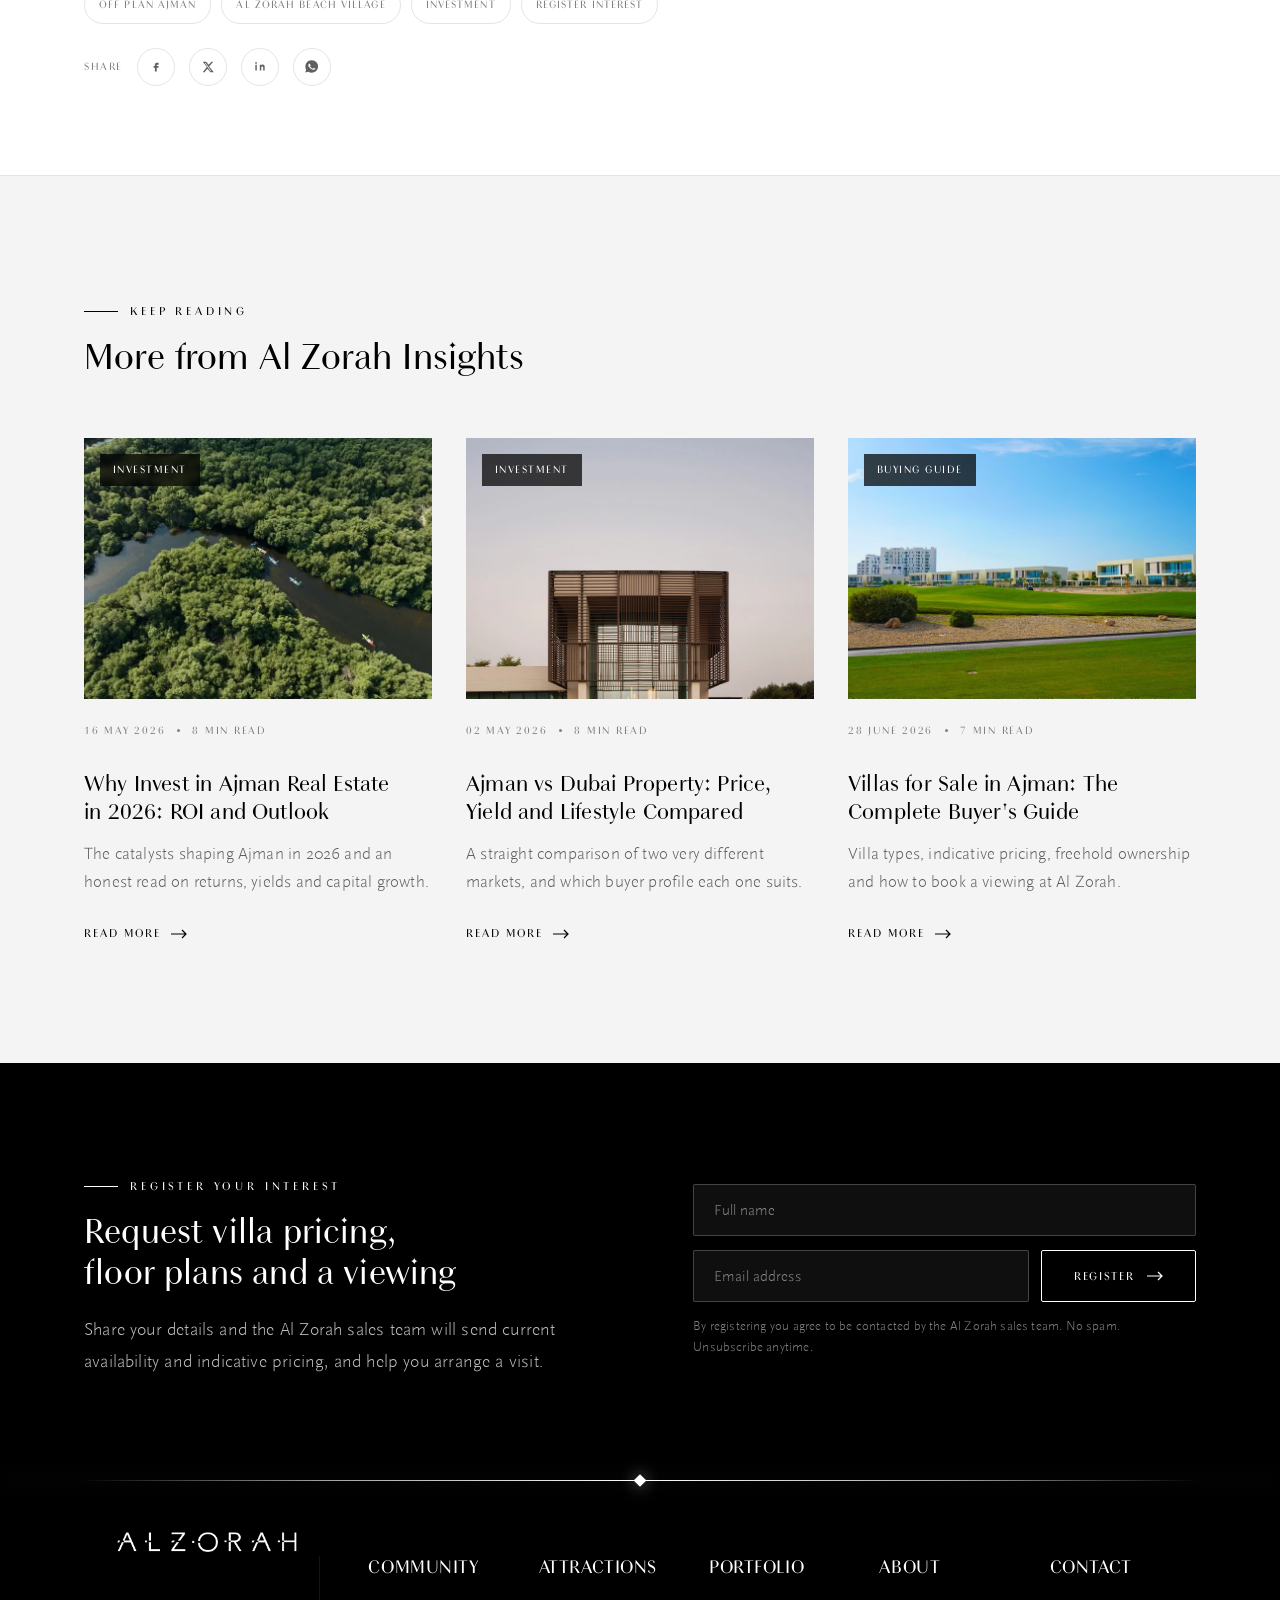
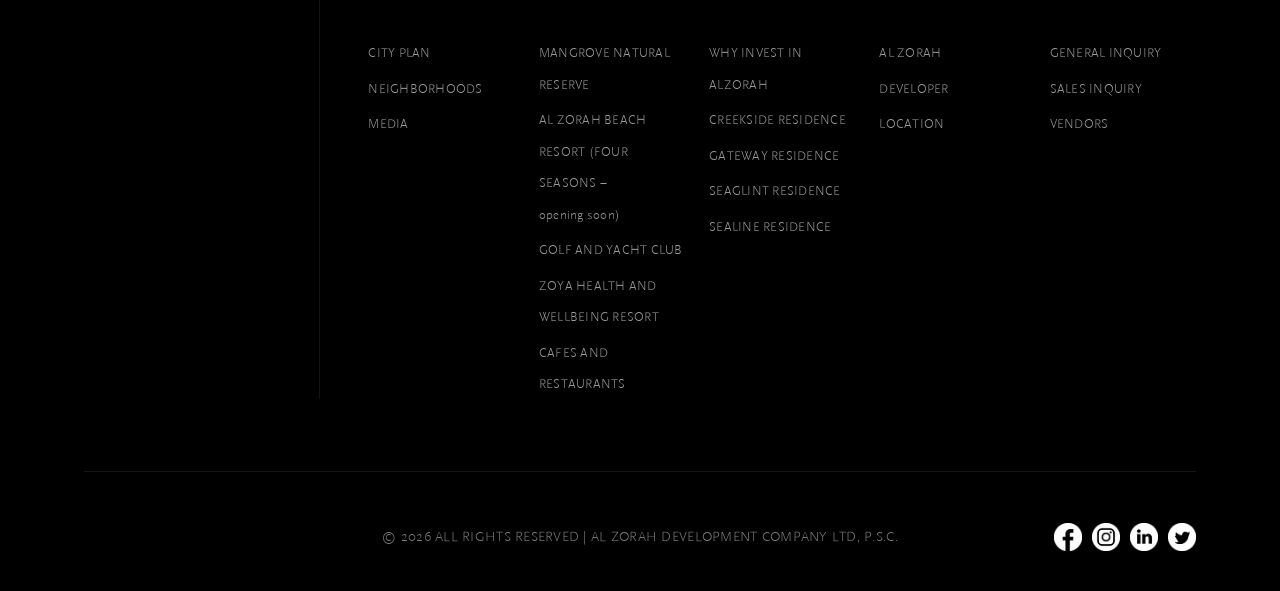
<file: blog-off-plan.html>
<!DOCTYPE html>
<html lang="en">
<head>
<meta charset="UTF-8">
<meta name="viewport" content="width=device-width, initial-scale=1.0">
<title>Off-Plan Property in Ajman: What Buyers Need to Know in 2026 | Al Zorah</title>
<meta name="description" content="Off-plan property in Ajman explained for 2026: how off-plan buying works in the UAE, what's confirmed about Al Zorah Beach Village, the risks and benefits, and how to register ahead of launch.">
<link rel="preconnect" href="https://alzorahcity.com">
<link rel="icon" href="assets/img/favicon.png">
<link rel="stylesheet" href="assets/css/blog.css">
<script>document.documentElement.classList.add("js")</script>
</head>
<body>

<!-- ============================ HEADER ============================ -->
<header class="site-header always-solid">
  <div class="wrap header-inner">
    <a class="brand" href="https://alzorahcity.com" aria-label="Al Zorah">
      <img src="assets/img/logo.png" alt="Al Zorah">
    </a>
    <nav class="main-nav" aria-label="Primary">
      <a href="https://alzorahcity.com/community">Community</a>
      <a href="https://alzorahcity.com/golf-club">Attractions</a>
      <a href="https://alzorahcity.com/invest">Portfolio</a>
      <a href="https://alzorahcity.com/about-us">About</a>
      <a href="index.html" aria-current="page">Insights</a>
    </nav>
    <div class="header-cta">
      <a href="#register" class="btn btn--on-dark">Register Interest</a>
      <button class="nav-toggle" aria-label="Menu" aria-expanded="false"><span></span><span></span><span></span></button>
    </div>
  </div>
</header>

<!-- ============================ ARTICLE HERO ============================ -->
<section class="article-hero">
  <img class="article-hero__bg" src="assets/img/offplan.webp" alt="Off-plan waterfront residences at Al Zorah, Ajman">
  <div class="wrap">
    <nav class="breadcrumb" aria-label="Breadcrumb">
      <a href="https://alzorahcity.com">Home</a><span class="sep">/</span>
      <a href="index.html">Insights</a><span class="sep">/</span>
      <a href="index.html">Investment</a>
    </nav>
    <span class="tag-pill">Investment</span>
    <h1>Off-Plan Property in Ajman: What Buyers Need to Know in 2026</h1>
    <div class="article-meta">
      <div class="author-chip">
        <span>Al Zorah Sales Team</span>
      </div>
      <span class="dot"></span>
      <span>30 May 2026</span>
      <span class="dot"></span>
      <span>6 min read</span>
    </div>
  </div>
</section>

<!-- ============================ ARTICLE BODY ============================ -->
<div class="wrap">
  <div class="article-layout">

    <!-- MAIN -->
    <article class="prose">

      <!-- Intro -->
      <section id="offplan-intro">
        <p>Interest in <strong>off-plan property in Ajman</strong> has grown steadily as buyers look north for waterfront value that the more established Dubai market no longer offers at the same entry point. For anyone weighing a <strong>property for sale in Ajman</strong> ahead of its completion, understanding how off-plan buying actually works, and knowing what is genuinely confirmed about Al Zorah Beach Village, matters far more than any headline figure. This guide sets out the mechanics of buying off-plan in the UAE, the balance of risk and benefit, and how to register interest ahead of launch.</p>

        <div class="note">
          <span class="note__icon">&#9432;</span>
          <p><strong>A note on Al Zorah Beach Village.</strong> This is an upcoming development. Full pricing, floor plans and the launch date have not yet been released, and all specifics are confirmed directly by the sales team at launch. Any figures below are general UAE-market context, not confirmed Al Zorah Beach Village terms. <a href="#register">Register your interest</a> to receive the official price list and plans the moment they are issued.</p>
        </div>

        <h2 id="what-off-plan-means">What Off-Plan Buying Means in the UAE</h2>
        <p>Buying off-plan means purchasing a home before, or during, its construction: reserving a specific unit on the strength of the developer's plans, renders and delivery record rather than a finished property you can walk through. In return for that earlier commitment, buyers typically secure a lower entry price than a comparable completed home and pay in phased instalments rather than a single lump sum.</p>
        <p>Off-plan sales sit at the heart of the UAE property market, and they are closely regulated. In Ajman, transactions are overseen by ARRA, the Ajman Real Estate Regulatory Agency, under a government-unified sales and purchase agreement, which keeps the process consistent and transparent across developments. On its own, the search term carries modest volume, but the question behind it is one every serious buyer asks: is committing early the right move? For that reason this guide is best read alongside our wider case for <a href="blog-invest-ajman.html">investing in Ajman in 2026</a>.</p>
      </section>

      <!-- What's confirmed -->
      <section>
        <h2 id="whats-confirmed">Al Zorah Beach Village: What's Confirmed So Far</h2>
        <p>Al Zorah Beach Village is positioned as a beachfront address within the wider <a href="/al-zorah-village-center2">Al Zorah village centre</a> and masterplan: the same 12 square-kilometre waterfront community wrapped around a Nicklaus-designed golf course, a working marina and a protected mangrove reserve. What is publicly established is its coastal setting and its place within a masterplan that has already delivered occupied, completed neighbourhoods rather than promises on paper.</p>
        <p>That delivery record is the most important context a prudent buyer can hold. Earlier phases such as Fairways and Seaside Hills demonstrate that Al Zorah's developer has taken projects from launch through to handover, a track record that materially changes how an off-plan commitment should be read. Beyond that, the specifics that buyers most want are exactly the specifics still to come.</p>

        <div class="keyfacts">
          <h4>What's confirmed at this stage</h4>
          <dl>
            <div><dt>Development</dt><dd>Beach Village<small>Within the Al Zorah masterplan</small></dd></div>
            <div><dt>Setting</dt><dd>Beachfront<small>Direct coastal position</small></dd></div>
            <div><dt>Track record</dt><dd>Delivered phases<small>Fairways and Seaside Hills</small></dd></div>
            <div><dt>Status</dt><dd>Pre-launch<small>Pricing and floor plans to be released</small></dd></div>
          </dl>
        </div>
        <p><strong>Full pricing and floor plans for Al Zorah Beach Village are not yet released.</strong> Unit mix, sizes, plot configurations and payment terms are all confirmed at launch, so the most reliable information is always the official documentation issued by the sales team rather than any indicative figure circulating ahead of it.</p>
      </section>

      <!-- Risks and benefits -->
      <section>
        <h2 id="risks-and-benefits">Risks and Benefits of Buying Off-Plan in Ajman</h2>
        <p>Off-plan buying is neither a shortcut nor a gamble; it is a trade-off. Committing early can reward the buyer, but only when the risks are understood and, where possible, mitigated. It is worth weighing both sides honestly.</p>

        <h3>The benefits</h3>
        <ul>
          <li><strong>Lower entry price.</strong> Off-plan units are generally released below the price of an equivalent completed home, giving buyers a more accessible way into a premium address.</li>
          <li><strong>Payment flexibility.</strong> Phased, construction-linked instalments spread the cost over the build period rather than demanding the full sum upfront.</li>
          <li><strong>Potential appreciation by handover.</strong> In a rising market, a unit bought early may be worth more by the time it completes, though this is never guaranteed.</li>
        </ul>

        <h3>The risks to weigh</h3>
        <ul>
          <li><strong>Construction-timeline uncertainty.</strong> Handover dates can move, and buyers commit before the finished product exists.</li>
          <li><strong>Market change before completion.</strong> Conditions can shift between reservation and handover, in either direction.</li>
        </ul>

        <blockquote class="pullquote">The strongest defence against off-plan risk is a developer that has already delivered. Al Zorah's completed neighbourhoods are a record, not a projection.</blockquote>

        <p>This is where Al Zorah's history matters most. A developer with a record of early or on-time handovers across earlier phases meaningfully reduces the single largest off-plan concern: will it be built, and built on schedule. That track record does not remove market risk, but it does move the delivery question from an open uncertainty to a demonstrated capability.</p>
      </section>

      <!-- Payment structures -->
      <section>
        <h2 id="payment-structures">Typical Payment Structures for Off-Plan Purchases</h2>
        <p>Off-plan purchases in the UAE are usually structured around construction-linked milestones: rather than paying in full at reservation, the buyer settles the price in stages that track the progress of the build. In general market terms, a plan tends to move through the following sequence.</p>
        <ol>
          <li><strong>Reservation deposit</strong>: a first payment to secure the specific unit and take it off the market.</li>
          <li><strong>Down payment on signing</strong>: settled when the sales and purchase agreement is signed and registered with the regulator.</li>
          <li><strong>Construction-linked instalments</strong>: a series of stage payments released as the build reaches defined points, such as foundations and structure.</li>
          <li><strong>Completion payment</strong>: due at handover, when the unit is finished and title transfers to the buyer.</li>
          <li><strong>Post-handover portion</strong>: where offered, a share of the price spread over a period after you take possession.</li>
        </ol>
        <p>The exact structure for Al Zorah Beach Village, including deposit levels, milestone schedule and any post-handover option, will be confirmed at launch. Rather than budget against percentages that may not apply, treat the sequence above as the shape of a typical UAE plan and confirm the specifics with the sales team when the official terms are released.</p>
      </section>

      <!-- Pricing comparison -->
      <section>
        <h2 id="pricing-comparison">How Off-Plan Pricing Compares to Completed Units</h2>
        <p>As a rule, off-plan property is released at a discount to comparable ready units in the same community: the buyer accepts a wait and some uncertainty, and the price reflects that. In a healthy market, that gap is part of the appeal: the earlier the commitment, the more favourable the entry point tends to be, with the difference narrowing as construction progresses towards handover.</p>

        <div class="table-wrap">
          <table class="compare-table">
            <caption>Off-plan versus ready units: general UAE-market context</caption>
            <thead>
              <tr><th>Consideration</th><th>Off-plan</th><th>Ready unit</th></tr>
            </thead>
            <tbody>
              <tr><th>Entry price</th><td>Typically lower</td><td>Full market price</td></tr>
              <tr><th>Payment</th><td>Phased over the build</td><td>Due on completion of sale</td></tr>
              <tr><th>Availability</th><td>Widest choice at launch</td><td>Limited to resale stock</td></tr>
              <tr><th>Timing</th><td>Wait until handover</td><td>Immediate possession</td></tr>
            </tbody>
          </table>
        </div>
        <p>These are general dynamics, not confirmed Al Zorah Beach Village figures. Because pricing for the development has not yet been published, any specific comparison should wait for the official price list, applied cautiously rather than assumed from wider market patterns. For a broader read on how the emirate prices against its neighbour, our guide on <a href="blog-ajman-vs-dubai.html">Ajman versus Dubai property</a> sets the context.</p>
      </section>

      <!-- Register interest -->
      <section>
        <h2 id="register-interest">How to Register Interest Ahead of Launch</h2>
        <p>The single most useful step a serious buyer can take before launch is to register. Doing so places you on the priority list to receive confirmed pricing, floor plans and the launch date for Al Zorah Beach Village the moment they are released, ahead of the wider market and with the official documentation rather than speculation.</p>
        <p>Registering interest carries no obligation. It simply ensures that when the development opens, you have the current price list, the approved plans and a direct line to the sales team, so you can move with accurate information rather than chase it. If a beachfront address within a proven masterplan is on your shortlist, early registration is the right first move.</p>
        <p><a class="btn btn--accent" href="#register">Register interest ahead of launch
          <svg class="arrow" width="16" height="10" viewBox="0 0 16 10" fill="none"><path d="M11 1l4 4-4 4M15 5H0" stroke="currentColor" stroke-width="1.2"/></svg>
        </a></p>
      </section>

      <!-- FAQ -->
      <section>
        <h2 id="faq">Frequently Asked Questions</h2>
        <div class="faq">
          <div class="faq-item">
            <button aria-expanded="false">What is Al Zorah Beach Village?</button>
            <div class="faq-answer"><p>Al Zorah Beach Village is an upcoming beachfront development within the Al Zorah masterplan in Ajman: the same 12 square-kilometre waterfront community that includes a golf course, marina and mangrove reserve. Full pricing, floor plans and the launch date are not yet released and will be confirmed at launch.</p></div>
          </div>
          <div class="faq-item">
            <button aria-expanded="false">Is it safe to buy off-plan in Ajman?</button>
            <div class="faq-answer"><p>Off-plan purchases in Ajman are regulated by ARRA under a government-unified sales and purchase agreement. The key risk is delivery, which is best mitigated by choosing a developer with a proven record: Al Zorah has already handed over earlier phases such as Fairways and Seaside Hills.</p></div>
          </div>
          <div class="faq-item">
            <button aria-expanded="false">How can I find out about pricing before launch?</button>
            <div class="faq-answer"><p>Register your interest using the form on this page. Registered buyers receive the confirmed price list, floor plans and launch date for Al Zorah Beach Village directly from the sales team as soon as they are released, ahead of the wider market.</p></div>
          </div>
          <div class="faq-item">
            <button aria-expanded="false">What payment plans are typically offered for off-plan property?</button>
            <div class="faq-answer"><p>UAE off-plan plans are usually construction-linked: a reservation deposit, a down payment on signing, staged instalments tied to build milestones, and a completion payment at handover, sometimes with a post-handover portion. The exact structure for Al Zorah Beach Village will be confirmed at launch.</p></div>
          </div>
        </div>
      </section>

      <!-- Article foot -->
      <div class="article-foot">
        <div class="tag-list">
          <a href="#">Off Plan Ajman</a>
          <a href="#">Al Zorah Beach Village</a>
          <a href="#">Investment</a>
          <a href="#">Register Interest</a>
        </div>
        <div class="share">
          <span>Share</span>
          <a href="#" aria-label="Share on Facebook"><svg width="15" height="15" viewBox="0 0 24 24" fill="currentColor"><path d="M14 9h3V6h-3c-1.7 0-3 1.3-3 3v2H9v3h2v6h3v-6h2.5l.5-3H14V9.5c0-.3.2-.5.5-.5H14z"/></svg></a>
          <a href="#" aria-label="Share on X"><svg width="14" height="14" viewBox="0 0 24 24" fill="currentColor"><path d="M18 3h3l-7 8 8 10h-6l-5-6-5 6H3l7-9L3 3h6l4 5 5-5zm-2 16h1.5L8 5H6.5L16 19z"/></svg></a>
          <a href="#" aria-label="Share on LinkedIn"><svg width="14" height="14" viewBox="0 0 24 24" fill="currentColor"><path d="M6.5 8v10H4V8h2.5zM5.2 3.5a1.5 1.5 0 110 3 1.5 1.5 0 010-3zM20 18h-2.5v-5c0-1.3-.5-2-1.6-2-.9 0-1.4.6-1.6 1.2-.1.2-.1.5-.1.8V18H11.7V8H14v1.4c.4-.6 1.1-1.5 2.7-1.5 2 0 3.3 1.3 3.3 4V18z"/></svg></a>
          <a href="#" aria-label="Share on WhatsApp"><svg width="15" height="15" viewBox="0 0 24 24" fill="currentColor"><path d="M12 2a10 10 0 00-8.6 15l-1.3 4.6 4.8-1.3A10 10 0 1012 2zm5.3 14c-.2.6-1.2 1.2-1.7 1.2-.5.1-1 .2-3.2-.7-2.7-1.1-4.4-3.9-4.5-4-.1-.2-1-1.4-1-2.6s.6-1.8.9-2.1c.2-.2.5-.3.7-.3h.5c.2 0 .4 0 .6.5l.8 2c.1.2.1.3 0 .5l-.4.6c-.2.2-.3.4-.1.7.2.3.8 1.3 1.7 2.1 1.2 1 2.1 1.3 2.4 1.5.2.1.4.1.6-.1l.7-.9c.2-.2.4-.2.6-.1l1.9.9c.2.1.4.2.4.3.1.2.1.6-.1 1.1z"/></svg></a>
        </div>
      </div>

    </article>

    <!-- SIDEBAR -->
    <aside class="sidebar">
      <div class="widget toc">
        <h4>In This Guide</h4>
        <ol>
          <li><a href="#what-off-plan-means">What off-plan buying means</a></li>
          <li><a href="#whats-confirmed">What's confirmed so far</a></li>
          <li><a href="#risks-and-benefits">Risks and benefits</a></li>
          <li><a href="#payment-structures">Payment structures</a></li>
          <li><a href="#pricing-comparison">Off-plan vs completed pricing</a></li>
          <li><a href="#register-interest">Register ahead of launch</a></li>
          <li><a href="#faq">FAQs</a></li>
        </ol>
      </div>

      <div class="widget widget--cta">
        <h4>Register for Launch Updates</h4>
        <p>Be first to receive confirmed pricing, floor plans and the launch date for Al Zorah Beach Village.</p>
        <a class="btn btn--on-dark btn--wide" href="#register">Register Interest</a>
      </div>

      <div class="widget">
        <h4>Related Guides</h4>
        <div class="mini-post">
          <img src="assets/img/invest.webp" alt="">
          <div>
            <span class="mp-tag">Investment</span>
            <h5><a href="blog-invest-ajman.html">Why Invest in Ajman Real Estate in 2026</a></h5>
          </div>
        </div>
        <div class="mini-post">
          <img src="assets/img/dubai-compare.webp" alt="">
          <div>
            <span class="mp-tag">Investment</span>
            <h5><a href="blog-ajman-vs-dubai.html">Ajman vs Dubai Property Compared</a></h5>
          </div>
        </div>
        <div class="mini-post">
          <img src="assets/img/villas.jpg" alt="">
          <div>
            <span class="mp-tag">Buying Guide</span>
            <h5><a href="blog-villas.html">Villas for Sale in Ajman: Buyer's Guide</a></h5>
          </div>
        </div>
      </div>
    </aside>

  </div>
</div>

<!-- ============================ RELATED ============================ -->
<section class="section section--soft related">
  <div class="wrap">
    <div class="section-head" data-reveal>
      <span class="eyebrow">Keep Reading</span>
      <h2>More from Al Zorah Insights</h2>
    </div>
    <div class="card-grid">
      <article class="card" data-reveal>
        <a class="card__media" href="blog-invest-ajman.html"><span class="card__tag">Investment</span>
          <img src="assets/img/invest.webp" alt="Investing in Ajman"></a>
        <div class="post-meta"><span>16 May 2026</span><span class="dot"></span><span>8 min read</span></div>
        <h3><a href="blog-invest-ajman.html">Why Invest in Ajman Real Estate in 2026: ROI and Outlook</a></h3>
        <p>The catalysts shaping Ajman in 2026 and an honest read on returns, yields and capital growth.</p>
        <div class="card__foot"><a class="textlink" href="blog-invest-ajman.html">Read more
          <svg class="arrow" width="16" height="10" viewBox="0 0 16 10" fill="none"><path d="M11 1l4 4-4 4M15 5H0" stroke="currentColor" stroke-width="1.2"/></svg></a></div>
      </article>
      <article class="card" data-reveal>
        <a class="card__media" href="blog-ajman-vs-dubai.html"><span class="card__tag">Investment</span>
          <img src="assets/img/dubai-compare.webp" alt="Ajman vs Dubai"></a>
        <div class="post-meta"><span>02 May 2026</span><span class="dot"></span><span>8 min read</span></div>
        <h3><a href="blog-ajman-vs-dubai.html">Ajman vs Dubai Property: Price, Yield and Lifestyle Compared</a></h3>
        <p>A straight comparison of two very different markets, and which buyer profile each one suits.</p>
        <div class="card__foot"><a class="textlink" href="blog-ajman-vs-dubai.html">Read more
          <svg class="arrow" width="16" height="10" viewBox="0 0 16 10" fill="none"><path d="M11 1l4 4-4 4M15 5H0" stroke="currentColor" stroke-width="1.2"/></svg></a></div>
      </article>
      <article class="card" data-reveal>
        <a class="card__media" href="blog-villas.html"><span class="card__tag">Buying Guide</span>
          <img src="assets/img/villas.jpg" alt="Villas at Al Zorah"></a>
        <div class="post-meta"><span>28 June 2026</span><span class="dot"></span><span>7 min read</span></div>
        <h3><a href="blog-villas.html">Villas for Sale in Ajman: The Complete Buyer's Guide</a></h3>
        <p>Villa types, indicative pricing, freehold ownership and how to book a viewing at Al Zorah.</p>
        <div class="card__foot"><a class="textlink" href="blog-villas.html">Read more
          <svg class="arrow" width="16" height="10" viewBox="0 0 16 10" fill="none"><path d="M11 1l4 4-4 4M15 5H0" stroke="currentColor" stroke-width="1.2"/></svg></a></div>
      </article>
    </div>
  </div>
</section>

<!-- ============================ CTA BAND ============================ -->
<section class="cta-band" id="register">
  <img class="cta-band__bg" src="assets/img/gateway.jpg" alt="">
  <div class="wrap">
    <div data-reveal>
      <span class="eyebrow">Register Your Interest</span>
      <h2>Request villa pricing, floor plans and a viewing</h2>
      <p>Share your details and the Al Zorah sales team will send current availability and indicative pricing, and help you arrange a visit.</p>
    </div>
    <form class="signup" data-reveal onsubmit="return false;" aria-label="Register interest">
      <div class="field-row">
        <input type="text" name="name" placeholder="Full name" aria-label="Full name" required>
      </div>
      <div class="field-row">
        <input type="email" name="email" placeholder="Email address" aria-label="Email address" required>
        <button type="submit" class="btn btn--accent">Register
          <svg class="arrow" width="16" height="10" viewBox="0 0 16 10" fill="none"><path d="M11 1l4 4-4 4M15 5H0" stroke="currentColor" stroke-width="1.2"/></svg>
        </button>
      </div>
      <small>By registering you agree to be contacted by the Al Zorah sales team. No spam. Unsubscribe anytime.</small>
    </form>
  </div>
</section>

<!-- ============================ FOOTER ============================ -->
<footer class="site-footer">
  <div class="wrap">
    <div class="footer-grid">
      <a class="footer-brand" href="https://alzorahcity.com" aria-label="Al Zorah">
        <img src="assets/img/logo.png" alt="Al Zorah">
      </a>
      <nav class="footer-cols" aria-label="Footer">
        <div class="footer-col">
          <h5>COMMUNITY</h5>
          <ul>
            <li><a href="https://alzorahcity.com/city-plan">CITY PLAN</a></li>
            <li><a href="https://alzorahcity.com/community">NEIGHBORHOODS</a></li>
            <li><a href="https://alzorahcity.com/media">MEDIA</a></li>
          </ul>
        </div>
        <div class="footer-col">
          <h5>ATTRACTIONS</h5>
          <ul>
            <li><a href="https://alzorahcity.com/mangrove-natural-reserve">MANGROVE NATURAL RESERVE</a></li>
            <li><a href="https://alzorahcity.com/hotels">AL ZORAH BEACH RESORT (FOUR SEASONS &ndash; opening soon)</a></li>
            <li><a href="https://alzorahcity.com/golf-club">GOLF AND YACHT CLUB</a></li>
            <li><a href="https://alzorahcity.com/zoya-health-&amp;-wellbeing-resort">ZOYA HEALTH AND WELLBEING RESORT</a></li>
            <li><a href="https://alzorahcity.com/restaurant">CAFES AND RESTAURANTS</a></li>
          </ul>
        </div>
        <div class="footer-col">
          <h5>PORTFOLIO</h5>
          <ul>
            <li><a href="https://alzorahcity.com/invest">WHY INVEST IN ALZORAH</a></li>
            <li><a href="https://alzorahcity.com/creekside_residence">CREEKSIDE RESIDENCE</a></li>
            <li><a href="https://alzorahcity.com/gateway-porto-al-zorah">GATEWAY RESIDENCE</a></li>
            <li><a href="https://alzorahcity.com/seaglint">SEAGLINT RESIDENCE</a></li>
            <li><a href="https://alzorahcity.com/sealine-residence">SEALINE RESIDENCE</a></li>
          </ul>
        </div>
        <div class="footer-col">
          <h5>ABOUT</h5>
          <ul>
            <li><a href="https://alzorahcity.com/about-us">AL ZORAH</a></li>
            <li><a href="https://alzorahcity.com/developer">DEVELOPER</a></li>
            <li><a href="https://alzorahcity.com/location">LOCATION</a></li>
          </ul>
        </div>
        <div class="footer-col">
          <h5>CONTACT</h5>
          <ul>
            <li><a href="#register">GENERAL INQUIRY</a></li>
            <li><a href="#register">SALES INQUIRY</a></li>
            <li><a href="#register">VENDORS</a></li>
          </ul>
        </div>
      </nav>
    </div>
    <div class="footer-bottom">
      <p class="copyright">&copy; <span data-year>2026</span> ALL RIGHTS RESERVED | AL ZORAH DEVELOPMENT COMPANY LTD, P.S.C.</p>
      <div class="footer-social">
        <a href="https://www.facebook.com/AlZorah" aria-label="Facebook"><img src="assets/img/social/facebook.png" alt=""></a>
        <a href="https://www.instagram.com/alzorah/" aria-label="Instagram"><img src="assets/img/social/instagram.png" alt=""></a>
        <a href="https://www.linkedin.com/company/al-zorah-development-private-company" aria-label="LinkedIn"><img src="assets/img/social/linkedin-1.png" alt=""></a>
        <a href="https://twitter.com/AlZorahUAE" aria-label="X"><img src="assets/img/social/twitter.png" alt=""></a>
      </div>
    </div>
  </div>
</footer>

<script src="assets/js/blog.js"></script>
</body>
</html>
</file>
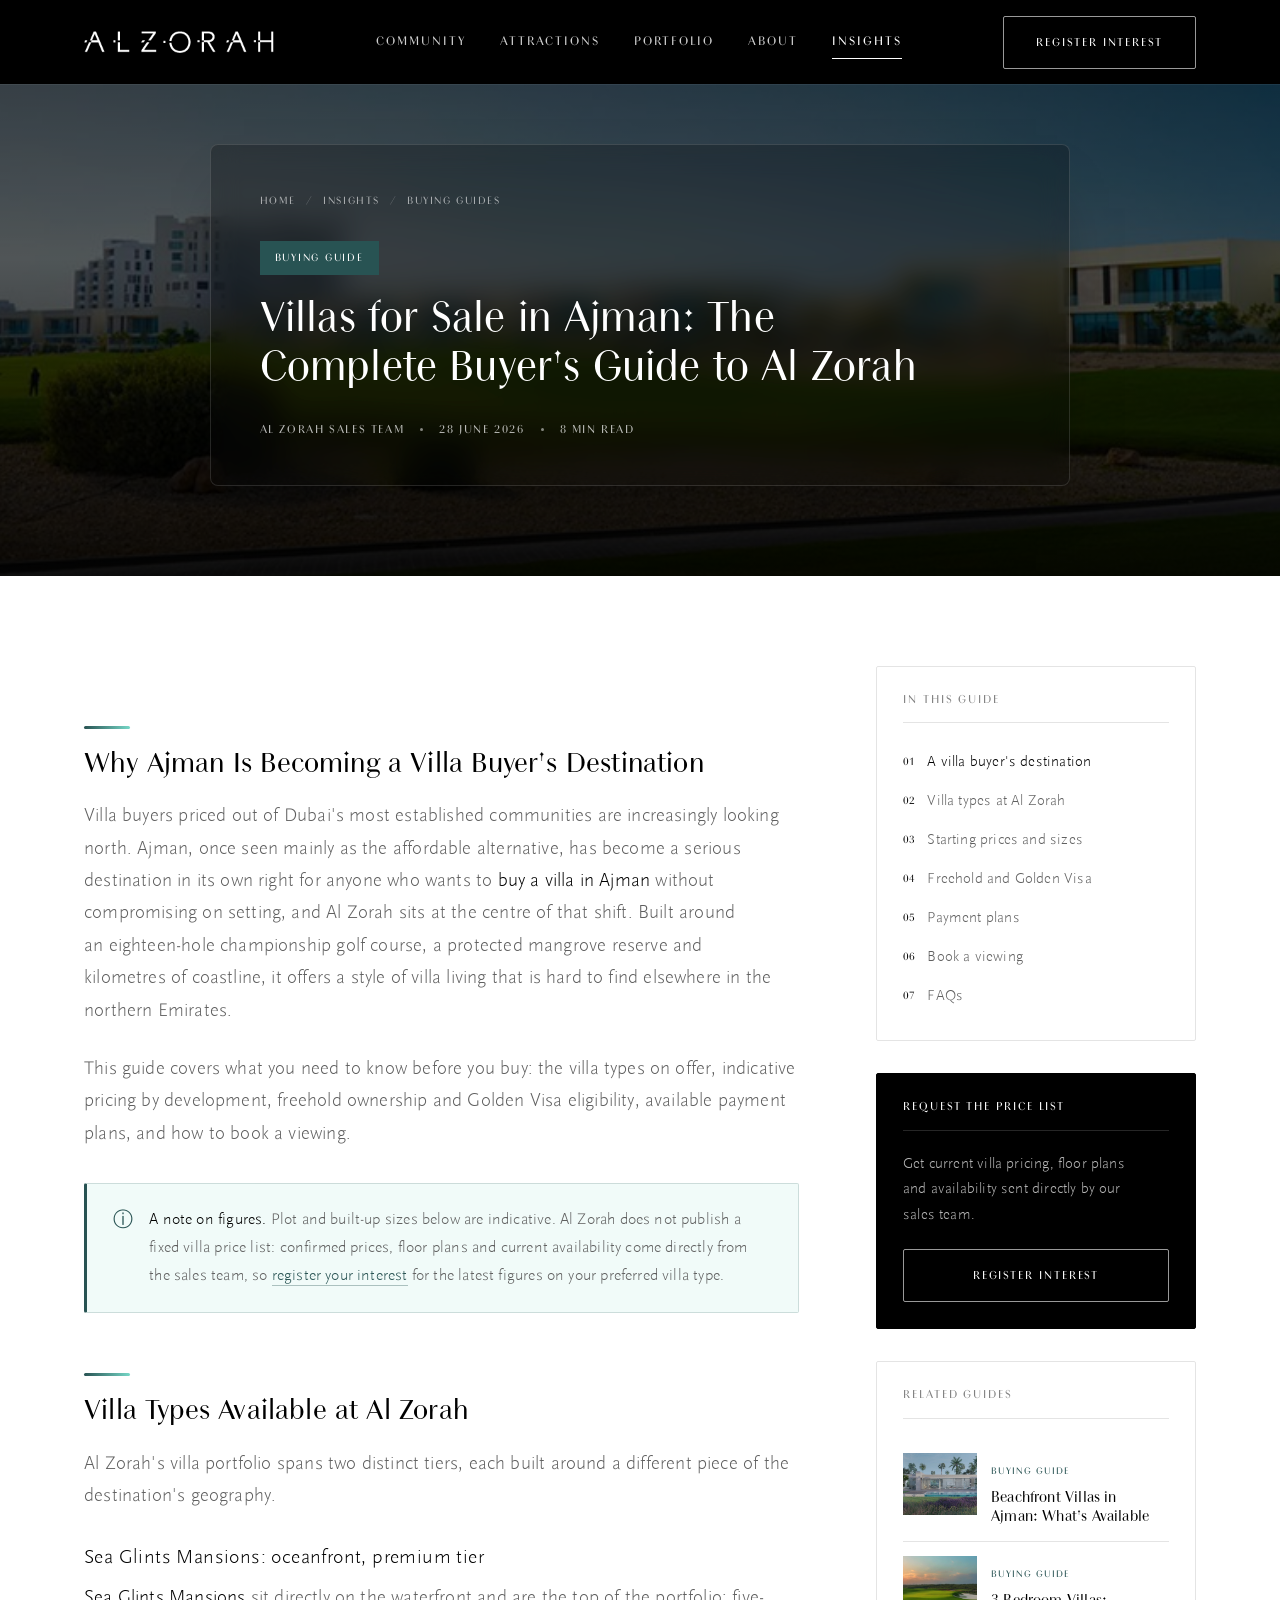
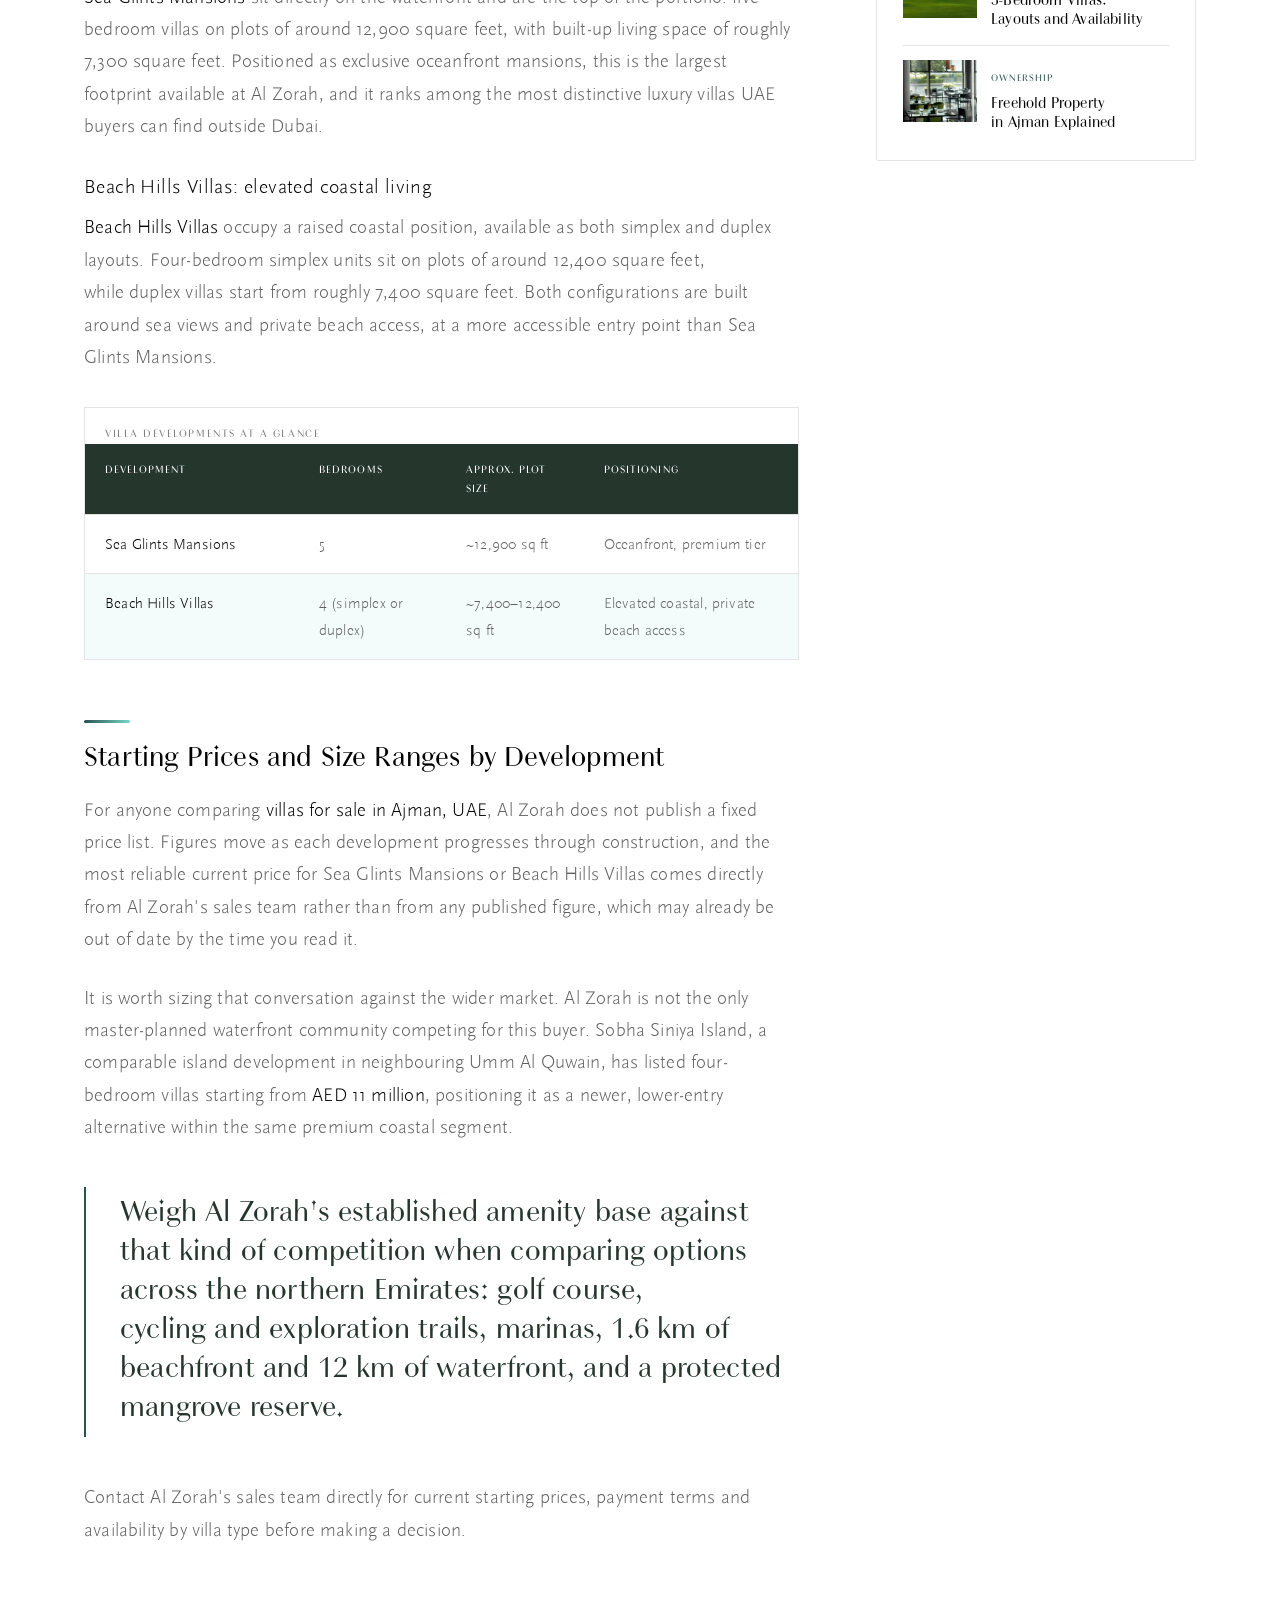
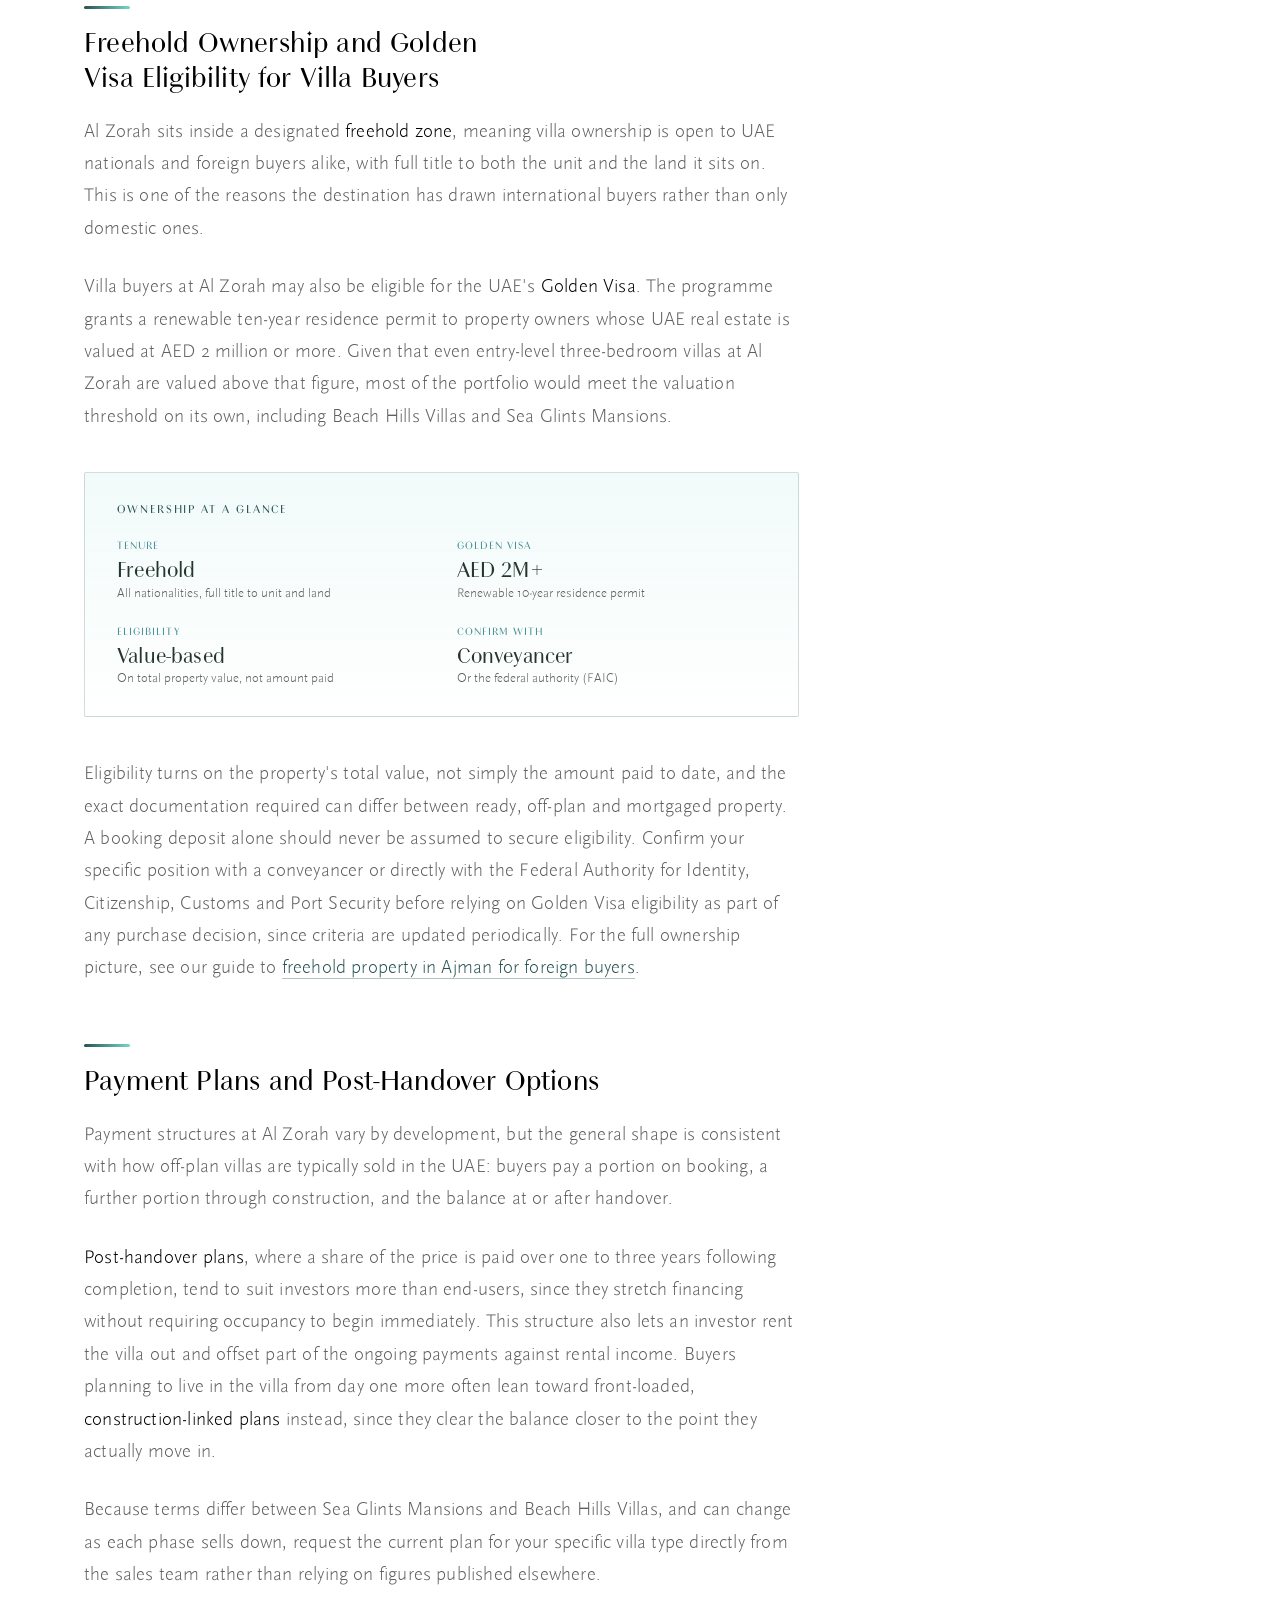
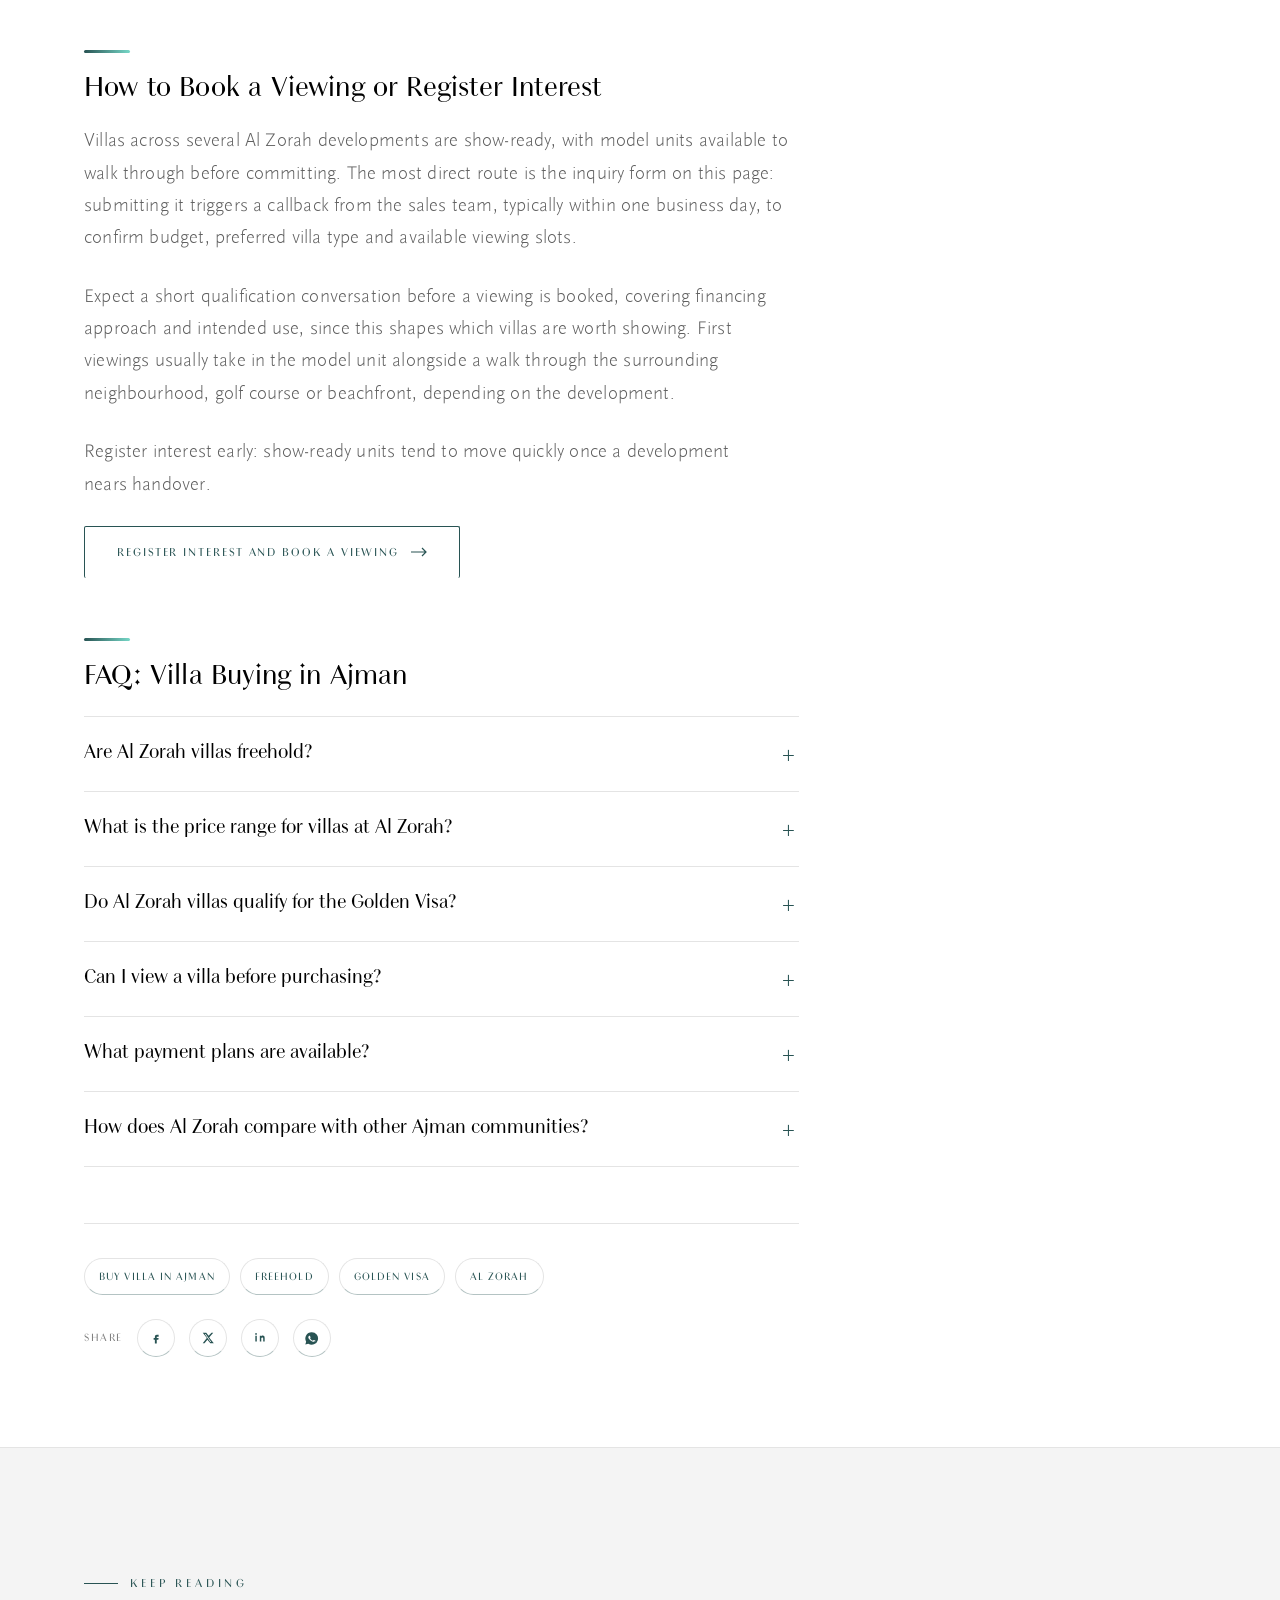
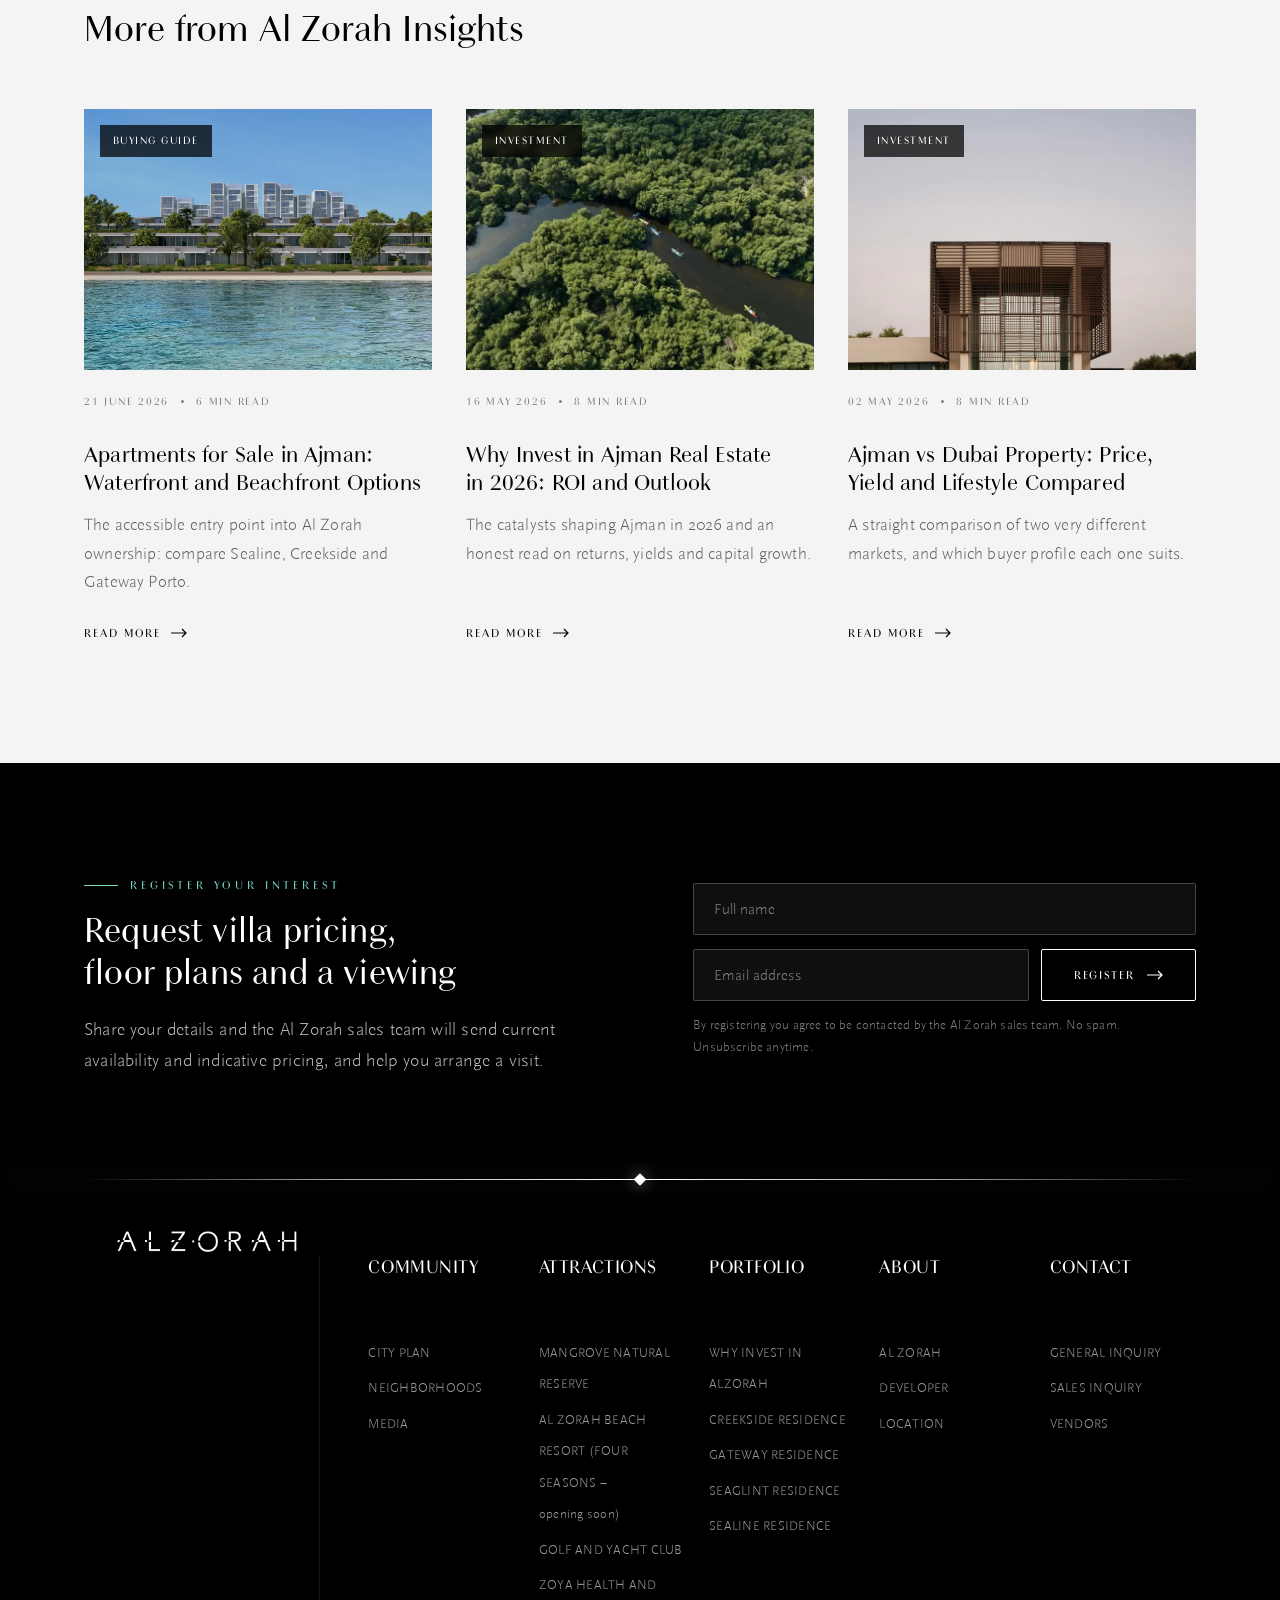
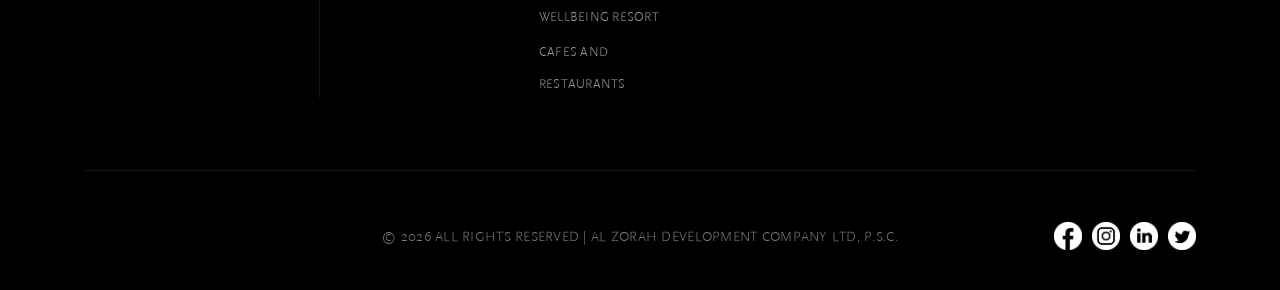
<file: blog-villas.html>
<!DOCTYPE html>
<html lang="en">
<head>
<meta charset="UTF-8">
<meta name="viewport" content="width=device-width, initial-scale=1.0">
<title>Villas for Sale in Ajman: The Complete Buyer's Guide to Al Zorah</title>
<meta name="description" content="A complete buyer's guide to villas for sale in Ajman: Sea Glints Mansions and Beach Hills Villas at Al Zorah, sizes, freehold ownership, Golden Visa eligibility, payment plans and how to book a viewing.">
<link rel="preconnect" href="https://alzorahcity.com">
<link rel="icon" href="assets/img/favicon.png">
<link rel="stylesheet" href="assets/css/blog.css">
<script>document.documentElement.classList.add("js")</script>
</head>
<body class="theme-brand">

<!-- ============================ HEADER ============================ -->
<header class="site-header always-solid">
  <div class="wrap header-inner">
    <a class="brand" href="https://alzorahcity.com" aria-label="Al Zorah">
      <img src="assets/img/logo.png" alt="Al Zorah">
    </a>
    <nav class="main-nav" aria-label="Primary">
      <a href="https://alzorahcity.com/community">Community</a>
      <a href="https://alzorahcity.com/golf-club">Attractions</a>
      <a href="https://alzorahcity.com/invest">Portfolio</a>
      <a href="https://alzorahcity.com/about-us">About</a>
      <a href="index.html" aria-current="page">Insights</a>
    </nav>
    <div class="header-cta">
      <a href="#register" class="btn btn--on-dark">Register Interest</a>
      <button class="nav-toggle" aria-label="Menu" aria-expanded="false"><span></span><span></span><span></span></button>
    </div>
  </div>
</header>

<!-- ============================ ARTICLE HERO ============================ -->
<section class="article-hero">
  <img class="article-hero__bg" src="assets/img/villas.jpg" alt="Luxury villas at Al Zorah, Ajman">
  <div class="wrap">
    <nav class="breadcrumb" aria-label="Breadcrumb">
      <a href="https://alzorahcity.com">Home</a><span class="sep">/</span>
      <a href="index.html">Insights</a><span class="sep">/</span>
      <a href="index.html">Buying Guides</a>
    </nav>
    <span class="tag-pill">Buying Guide</span>
    <h1>Villas for Sale in Ajman: The Complete Buyer's Guide to Al Zorah</h1>
    <div class="article-meta">
      <div class="author-chip">
        <span>Al Zorah Sales Team</span>
      </div>
      <span class="dot"></span>
      <span>28 June 2026</span>
      <span class="dot"></span>
      <span>8 min read</span>
    </div>
  </div>
</section>

<!-- ============================ ARTICLE BODY ============================ -->
<div class="wrap">
  <div class="article-layout">

    <!-- MAIN -->
    <article class="prose">

      <!-- Why Ajman -->
      <section id="ajman-destination">
        <h2>Why Ajman Is Becoming a Villa Buyer's Destination</h2>
        <p>Villa buyers priced out of Dubai's most established communities are increasingly looking north. Ajman, once seen mainly as the affordable alternative, has become a serious destination in its own right for anyone who wants to <strong>buy a villa in Ajman</strong> without compromising on setting, and Al Zorah sits at the centre of that shift. Built around an eighteen-hole championship golf course, a protected mangrove reserve and kilometres of coastline, it offers a style of villa living that is hard to find elsewhere in the northern Emirates.</p>
        <p>This guide covers what you need to know before you buy: the villa types on offer, indicative pricing by development, freehold ownership and Golden Visa eligibility, available payment plans, and how to book a viewing.</p>

        <div class="note">
          <span class="note__icon">&#9432;</span>
          <p><strong>A note on figures.</strong> Plot and built-up sizes below are indicative. Al Zorah does not publish a fixed villa price list: confirmed prices, floor plans and current availability come directly from the sales team, so <a href="#register">register your interest</a> for the latest figures on your preferred villa type.</p>
        </div>
      </section>

      <!-- Villa types -->
      <section>
        <h2 id="villa-types">Villa Types Available at Al Zorah</h2>
        <p>Al Zorah's villa portfolio spans two distinct tiers, each built around a different piece of the destination's geography.</p>

        <h3>Sea Glints Mansions: oceanfront, premium tier</h3>
        <p><strong>Sea Glints Mansions</strong> sit directly on the waterfront and are the top of the portfolio: five-bedroom villas on plots of around 12,900 square feet, with built-up living space of roughly 7,300 square feet. Positioned as exclusive oceanfront mansions, this is the largest footprint available at Al Zorah, and it ranks among the most distinctive luxury villas UAE buyers can find outside Dubai.</p>

        <h3>Beach Hills Villas: elevated coastal living</h3>
        <p><strong>Beach Hills Villas</strong> occupy a raised coastal position, available as both simplex and duplex layouts. Four-bedroom simplex units sit on plots of around 12,400 square feet, while duplex villas start from roughly 7,400 square feet. Both configurations are built around sea views and private beach access, at a more accessible entry point than Sea Glints Mansions.</p>

        <div class="table-wrap">
          <table class="compare-table">
            <caption>Villa developments at a glance</caption>
            <thead>
              <tr><th>Development</th><th>Bedrooms</th><th>Approx. plot size</th><th>Positioning</th></tr>
            </thead>
            <tbody>
              <tr><th>Sea Glints Mansions</th><td>5</td><td>~12,900 sq ft</td><td>Oceanfront, premium tier</td></tr>
              <tr><th>Beach Hills Villas</th><td>4 (simplex or duplex)</td><td>~7,400&ndash;12,400 sq ft</td><td>Elevated coastal, private beach access</td></tr>
            </tbody>
          </table>
        </div>
      </section>

      <!-- Pricing -->
      <section>
        <h2 id="pricing">Starting Prices and Size Ranges by Development</h2>
        <p>For anyone comparing <strong>villas for sale in Ajman, UAE</strong>, Al Zorah does not publish a fixed price list. Figures move as each development progresses through construction, and the most reliable current price for Sea Glints Mansions or Beach Hills Villas comes directly from Al Zorah's sales team rather than from any published figure, which may already be out of date by the time you read it.</p>
        <p>It is worth sizing that conversation against the wider market. Al Zorah is not the only master-planned waterfront community competing for this buyer. Sobha Siniya Island, a comparable island development in neighbouring Umm Al Quwain, has listed four-bedroom villas starting from <strong>AED 11 million</strong>, positioning it as a newer, lower-entry alternative within the same premium coastal segment.</p>

        <blockquote class="pullquote">Weigh Al Zorah's established amenity base against that kind of competition when comparing options across the northern Emirates: golf course, cycling and exploration trails, marinas, 1.6&nbsp;km of beachfront and 12&nbsp;km of waterfront, and a protected mangrove reserve.</blockquote>

        <p>Contact Al Zorah's sales team directly for current starting prices, payment terms and availability by villa type before making a decision.</p>
      </section>

      <!-- Freehold + Golden Visa -->
      <section>
        <h2 id="freehold-golden-visa">Freehold Ownership and Golden Visa Eligibility for Villa Buyers</h2>
        <p>Al Zorah sits inside a designated <strong>freehold zone</strong>, meaning villa ownership is open to UAE nationals and foreign buyers alike, with full title to both the unit and the land it sits on. This is one of the reasons the destination has drawn international buyers rather than only domestic ones.</p>
        <p>Villa buyers at Al Zorah may also be eligible for the UAE's <strong>Golden Visa</strong>. The programme grants a renewable ten-year residence permit to property owners whose UAE real estate is valued at AED 2 million or more. Given that even entry-level three-bedroom villas at Al Zorah are valued above that figure, most of the portfolio would meet the valuation threshold on its own, including Beach Hills Villas and Sea Glints Mansions.</p>

        <div class="keyfacts">
          <h4>Ownership at a glance</h4>
          <dl>
            <div><dt>Tenure</dt><dd>Freehold<small>All nationalities, full title to unit and land</small></dd></div>
            <div><dt>Golden Visa</dt><dd>AED 2M+<small>Renewable 10-year residence permit</small></dd></div>
            <div><dt>Eligibility</dt><dd>Value-based<small>On total property value, not amount paid</small></dd></div>
            <div><dt>Confirm with</dt><dd>Conveyancer<small>Or the federal authority (FAIC)</small></dd></div>
          </dl>
        </div>

        <p>Eligibility turns on the property's total value, not simply the amount paid to date, and the exact documentation required can differ between ready, off-plan and mortgaged property. A booking deposit alone should never be assumed to secure eligibility. Confirm your specific position with a conveyancer or directly with the Federal Authority for Identity, Citizenship, Customs and Port Security before relying on Golden Visa eligibility as part of any purchase decision, since criteria are updated periodically. For the full ownership picture, see our guide to <a href="blog-freehold.html">freehold property in Ajman for foreign buyers</a>.</p>
      </section>

      <!-- Payment plans -->
      <section>
        <h2 id="payment-plans">Payment Plans and Post-Handover Options</h2>
        <p>Payment structures at Al Zorah vary by development, but the general shape is consistent with how off-plan villas are typically sold in the UAE: buyers pay a portion on booking, a further portion through construction, and the balance at or after handover.</p>
        <p><strong>Post-handover plans</strong>, where a share of the price is paid over one to three years following completion, tend to suit investors more than end-users, since they stretch financing without requiring occupancy to begin immediately. This structure also lets an investor rent the villa out and offset part of the ongoing payments against rental income. Buyers planning to live in the villa from day one more often lean toward front-loaded, <strong>construction-linked plans</strong> instead, since they clear the balance closer to the point they actually move in.</p>
        <p>Because terms differ between Sea Glints Mansions and Beach Hills Villas, and can change as each phase sells down, request the current plan for your specific villa type directly from the sales team rather than relying on figures published elsewhere.</p>
      </section>

      <!-- Viewing -->
      <section>
        <h2 id="viewing">How to Book a Viewing or Register Interest</h2>
        <p>Villas across several Al Zorah developments are show-ready, with model units available to walk through before committing. The most direct route is the inquiry form on this page: submitting it triggers a callback from the sales team, typically within one business day, to confirm budget, preferred villa type and available viewing slots.</p>
        <p>Expect a short qualification conversation before a viewing is booked, covering financing approach and intended use, since this shapes which villas are worth showing. First viewings usually take in the model unit alongside a walk through the surrounding neighbourhood, golf course or beachfront, depending on the development.</p>
        <p>Register interest early: show-ready units tend to move quickly once a development nears handover.</p>
        <p><a class="btn btn--accent" href="#register">Register interest and book a viewing
          <svg class="arrow" width="16" height="10" viewBox="0 0 16 10" fill="none"><path d="M11 1l4 4-4 4M15 5H0" stroke="currentColor" stroke-width="1.2"/></svg>
        </a></p>
      </section>

      <!-- FAQ -->
      <section>
        <h2 id="faq">FAQ: Villa Buying in Ajman</h2>
        <div class="faq">
          <div class="faq-item">
            <button aria-expanded="false">Are Al Zorah villas freehold?</button>
            <div class="faq-answer"><p>Yes. Al Zorah is a designated freehold zone, open to both UAE nationals and foreign buyers with full ownership rights over the villa and the land beneath it.</p></div>
          </div>
          <div class="faq-item">
            <button aria-expanded="false">What is the price range for villas at Al Zorah?</button>
            <div class="faq-answer"><p>Al Zorah does not publish fixed pricing, since figures vary by development and shift as each phase moves through construction. Ask directly for the current starting price on your preferred villa type, whether Sea Glints Mansions or Beach Hills Villas.</p></div>
          </div>
          <div class="faq-item">
            <button aria-expanded="false">Do Al Zorah villas qualify for the Golden Visa?</button>
            <div class="faq-answer"><p>Most do, based on property value. Villas valued at AED 2 million or above qualify buyers for the UAE's ten-year Golden Visa, and the large majority of Al Zorah's portfolio, including entry-level units, sits above that threshold. Eligibility depends on the property's total value rather than the amount paid so far, so confirm your exact position with a conveyancer or the relevant federal authority before relying on this route.</p></div>
          </div>
          <div class="faq-item">
            <button aria-expanded="false">Can I view a villa before purchasing?</button>
            <div class="faq-answer"><p>Yes. Several developments have show-ready model units, and viewings can be booked directly through the inquiry form on the Al Zorah website.</p></div>
          </div>
          <div class="faq-item">
            <button aria-expanded="false">What payment plans are available?</button>
            <div class="faq-answer"><p>Al Zorah offers a mix of construction-linked and post-handover payment plans, and terms vary by development. Post-handover plans tend to suit investors, while construction-linked plans suit buyers planning to move in at handover. Contact the sales team for development-specific terms.</p></div>
          </div>
          <div class="faq-item">
            <button aria-expanded="false">How does Al Zorah compare with other Ajman communities?</button>
            <div class="faq-answer"><p>Al Zorah sits at the premium end of the Ajman market, built around a private golf course, a mangrove reserve and direct beach access, rather than the higher-density townhouse clusters that make up most of the emirate's mid-market stock. Buyers comparing options typically weigh Al Zorah's lower-density master plan and amenity base against the higher rental yields more commonly available in Ajman's more affordable, higher-density communities. Buyers who want to buy a villa in Ajman for its setting and long-term positioning, rather than purely for rental yield, tend to find Al Zorah the more distinctive choice.</p></div>
          </div>
        </div>
      </section>

      <!-- Article foot -->
      <div class="article-foot">
        <div class="tag-list">
          <a href="#">Buy Villa in Ajman</a>
          <a href="#">Freehold</a>
          <a href="#">Golden Visa</a>
          <a href="#">Al Zorah</a>
        </div>
        <div class="share">
          <span>Share</span>
          <a href="#" aria-label="Share on Facebook"><svg width="15" height="15" viewBox="0 0 24 24" fill="currentColor"><path d="M14 9h3V6h-3c-1.7 0-3 1.3-3 3v2H9v3h2v6h3v-6h2.5l.5-3H14V9.5c0-.3.2-.5.5-.5H14z"/></svg></a>
          <a href="#" aria-label="Share on X"><svg width="14" height="14" viewBox="0 0 24 24" fill="currentColor"><path d="M18 3h3l-7 8 8 10h-6l-5-6-5 6H3l7-9L3 3h6l4 5 5-5zm-2 16h1.5L8 5H6.5L16 19z"/></svg></a>
          <a href="#" aria-label="Share on LinkedIn"><svg width="14" height="14" viewBox="0 0 24 24" fill="currentColor"><path d="M6.5 8v10H4V8h2.5zM5.2 3.5a1.5 1.5 0 110 3 1.5 1.5 0 010-3zM20 18h-2.5v-5c0-1.3-.5-2-1.6-2-.9 0-1.4.6-1.6 1.2-.1.2-.1.5-.1.8V18H11.7V8H14v1.4c.4-.6 1.1-1.5 2.7-1.5 2 0 3.3 1.3 3.3 4V18z"/></svg></a>
          <a href="#" aria-label="Share on WhatsApp"><svg width="15" height="15" viewBox="0 0 24 24" fill="currentColor"><path d="M12 2a10 10 0 00-8.6 15l-1.3 4.6 4.8-1.3A10 10 0 1012 2zm5.3 14c-.2.6-1.2 1.2-1.7 1.2-.5.1-1 .2-3.2-.7-2.7-1.1-4.4-3.9-4.5-4-.1-.2-1-1.4-1-2.6s.6-1.8.9-2.1c.2-.2.5-.3.7-.3h.5c.2 0 .4 0 .6.5l.8 2c.1.2.1.3 0 .5l-.4.6c-.2.2-.3.4-.1.7.2.3.8 1.3 1.7 2.1 1.2 1 2.1 1.3 2.4 1.5.2.1.4.1.6-.1l.7-.9c.2-.2.4-.2.6-.1l1.9.9c.2.1.4.2.4.3.1.2.1.6-.1 1.1z"/></svg></a>
        </div>
      </div>

    </article>

    <!-- SIDEBAR -->
    <aside class="sidebar">
      <div class="widget toc">
        <h4>In This Guide</h4>
        <ol>
          <li><a href="#ajman-destination">A villa buyer's destination</a></li>
          <li><a href="#villa-types">Villa types at Al Zorah</a></li>
          <li><a href="#pricing">Starting prices and sizes</a></li>
          <li><a href="#freehold-golden-visa">Freehold and Golden Visa</a></li>
          <li><a href="#payment-plans">Payment plans</a></li>
          <li><a href="#viewing">Book a viewing</a></li>
          <li><a href="#faq">FAQs</a></li>
        </ol>
      </div>

      <div class="widget widget--cta">
        <h4>Request the Price List</h4>
        <p>Get current villa pricing, floor plans and availability sent directly by our sales team.</p>
        <a class="btn btn--on-dark btn--wide" href="#register">Register Interest</a>
      </div>

      <div class="widget">
        <h4>Related Guides</h4>
        <div class="mini-post">
          <img src="assets/img/beachfront.webp" alt="">
          <div>
            <span class="mp-tag">Buying Guide</span>
            <h5><a href="blog-beachfront-villas.html">Beachfront Villas in Ajman: What's Available</a></h5>
          </div>
        </div>
        <div class="mini-post">
          <img src="assets/img/golf-villas.webp" alt="">
          <div>
            <span class="mp-tag">Buying Guide</span>
            <h5><a href="blog-3-bedroom-villas.html">3-Bedroom Villas: Layouts and Availability</a></h5>
          </div>
        </div>
        <div class="mini-post">
          <img src="assets/img/freehold.webp" alt="">
          <div>
            <span class="mp-tag">Ownership</span>
            <h5><a href="blog-freehold.html">Freehold Property in Ajman Explained</a></h5>
          </div>
        </div>
      </div>
    </aside>

  </div>
</div>

<!-- ============================ RELATED ============================ -->
<section class="section section--soft related">
  <div class="wrap">
    <div class="section-head" data-reveal>
      <span class="eyebrow">Keep Reading</span>
      <h2>More from Al Zorah Insights</h2>
    </div>
    <div class="card-grid">
      <article class="card" data-reveal>
        <a class="card__media" href="blog-apartments.html"><span class="card__tag">Buying Guide</span>
          <img src="assets/img/apartments.webp" alt="Apartments at Al Zorah"></a>
        <div class="post-meta"><span>21 June 2026</span><span class="dot"></span><span>6 min read</span></div>
        <h3><a href="blog-apartments.html">Apartments for Sale in Ajman: Waterfront and Beachfront Options</a></h3>
        <p>The accessible entry point into Al Zorah ownership: compare Sealine, Creekside and Gateway Porto.</p>
        <div class="card__foot"><a class="textlink" href="blog-apartments.html">Read more
          <svg class="arrow" width="16" height="10" viewBox="0 0 16 10" fill="none"><path d="M11 1l4 4-4 4M15 5H0" stroke="currentColor" stroke-width="1.2"/></svg></a></div>
      </article>
      <article class="card" data-reveal>
        <a class="card__media" href="blog-invest-ajman.html"><span class="card__tag">Investment</span>
          <img src="assets/img/invest.webp" alt="Investing in Ajman"></a>
        <div class="post-meta"><span>16 May 2026</span><span class="dot"></span><span>8 min read</span></div>
        <h3><a href="blog-invest-ajman.html">Why Invest in Ajman Real Estate in 2026: ROI and Outlook</a></h3>
        <p>The catalysts shaping Ajman in 2026 and an honest read on returns, yields and capital growth.</p>
        <div class="card__foot"><a class="textlink" href="blog-invest-ajman.html">Read more
          <svg class="arrow" width="16" height="10" viewBox="0 0 16 10" fill="none"><path d="M11 1l4 4-4 4M15 5H0" stroke="currentColor" stroke-width="1.2"/></svg></a></div>
      </article>
      <article class="card" data-reveal>
        <a class="card__media" href="blog-ajman-vs-dubai.html"><span class="card__tag">Investment</span>
          <img src="assets/img/dubai-compare.webp" alt="Ajman vs Dubai"></a>
        <div class="post-meta"><span>02 May 2026</span><span class="dot"></span><span>8 min read</span></div>
        <h3><a href="blog-ajman-vs-dubai.html">Ajman vs Dubai Property: Price, Yield and Lifestyle Compared</a></h3>
        <p>A straight comparison of two very different markets, and which buyer profile each one suits.</p>
        <div class="card__foot"><a class="textlink" href="blog-ajman-vs-dubai.html">Read more
          <svg class="arrow" width="16" height="10" viewBox="0 0 16 10" fill="none"><path d="M11 1l4 4-4 4M15 5H0" stroke="currentColor" stroke-width="1.2"/></svg></a></div>
      </article>
    </div>
  </div>
</section>

<!-- ============================ CTA BAND ============================ -->
<section class="cta-band" id="register">
  <img class="cta-band__bg" src="assets/img/gateway.jpg" alt="">
  <div class="wrap">
    <div data-reveal>
      <span class="eyebrow">Register Your Interest</span>
      <h2>Request villa pricing, floor plans and a viewing</h2>
      <p>Share your details and the Al Zorah sales team will send current availability and indicative pricing, and help you arrange a visit.</p>
    </div>
    <form class="signup" data-reveal onsubmit="return false;" aria-label="Register interest">
      <div class="field-row">
        <input type="text" name="name" placeholder="Full name" aria-label="Full name" required>
      </div>
      <div class="field-row">
        <input type="email" name="email" placeholder="Email address" aria-label="Email address" required>
        <button type="submit" class="btn btn--accent">Register
          <svg class="arrow" width="16" height="10" viewBox="0 0 16 10" fill="none"><path d="M11 1l4 4-4 4M15 5H0" stroke="currentColor" stroke-width="1.2"/></svg>
        </button>
      </div>
      <small>By registering you agree to be contacted by the Al Zorah sales team. No spam. Unsubscribe anytime.</small>
    </form>
  </div>
</section>

<!-- ============================ FOOTER ============================ -->
<footer class="site-footer">
  <div class="wrap">
    <div class="footer-grid">
      <a class="footer-brand" href="https://alzorahcity.com" aria-label="Al Zorah">
        <img src="assets/img/logo.png" alt="Al Zorah">
      </a>
      <nav class="footer-cols" aria-label="Footer">
        <div class="footer-col">
          <h5>COMMUNITY</h5>
          <ul>
            <li><a href="https://alzorahcity.com/city-plan">CITY PLAN</a></li>
            <li><a href="https://alzorahcity.com/community">NEIGHBORHOODS</a></li>
            <li><a href="https://alzorahcity.com/media">MEDIA</a></li>
          </ul>
        </div>
        <div class="footer-col">
          <h5>ATTRACTIONS</h5>
          <ul>
            <li><a href="https://alzorahcity.com/mangrove-natural-reserve">MANGROVE NATURAL RESERVE</a></li>
            <li><a href="https://alzorahcity.com/hotels">AL ZORAH BEACH RESORT (FOUR SEASONS &ndash; opening soon)</a></li>
            <li><a href="https://alzorahcity.com/golf-club">GOLF AND YACHT CLUB</a></li>
            <li><a href="https://alzorahcity.com/zoya-health-&amp;-wellbeing-resort">ZOYA HEALTH AND WELLBEING RESORT</a></li>
            <li><a href="https://alzorahcity.com/restaurant">CAFES AND RESTAURANTS</a></li>
          </ul>
        </div>
        <div class="footer-col">
          <h5>PORTFOLIO</h5>
          <ul>
            <li><a href="https://alzorahcity.com/invest">WHY INVEST IN ALZORAH</a></li>
            <li><a href="https://alzorahcity.com/creekside_residence">CREEKSIDE RESIDENCE</a></li>
            <li><a href="https://alzorahcity.com/gateway-porto-al-zorah">GATEWAY RESIDENCE</a></li>
            <li><a href="https://alzorahcity.com/seaglint">SEAGLINT RESIDENCE</a></li>
            <li><a href="https://alzorahcity.com/sealine-residence">SEALINE RESIDENCE</a></li>
          </ul>
        </div>
        <div class="footer-col">
          <h5>ABOUT</h5>
          <ul>
            <li><a href="https://alzorahcity.com/about-us">AL ZORAH</a></li>
            <li><a href="https://alzorahcity.com/developer">DEVELOPER</a></li>
            <li><a href="https://alzorahcity.com/location">LOCATION</a></li>
          </ul>
        </div>
        <div class="footer-col">
          <h5>CONTACT</h5>
          <ul>
            <li><a href="#register">GENERAL INQUIRY</a></li>
            <li><a href="#register">SALES INQUIRY</a></li>
            <li><a href="#register">VENDORS</a></li>
          </ul>
        </div>
      </nav>
    </div>
    <div class="footer-bottom">
      <p class="copyright">&copy; <span data-year>2026</span> ALL RIGHTS RESERVED | AL ZORAH DEVELOPMENT COMPANY LTD, P.S.C.</p>
      <div class="footer-social">
        <a href="https://www.facebook.com/AlZorah" aria-label="Facebook"><img src="assets/img/social/facebook.png" alt=""></a>
        <a href="https://www.instagram.com/alzorah/" aria-label="Instagram"><img src="assets/img/social/instagram.png" alt=""></a>
        <a href="https://www.linkedin.com/company/al-zorah-development-private-company" aria-label="LinkedIn"><img src="assets/img/social/linkedin-1.png" alt=""></a>
        <a href="https://twitter.com/AlZorahUAE" aria-label="X"><img src="assets/img/social/twitter.png" alt=""></a>
      </div>
    </div>
  </div>
</footer>

<script src="assets/js/blog.js"></script>
</body>
</html>
</file>
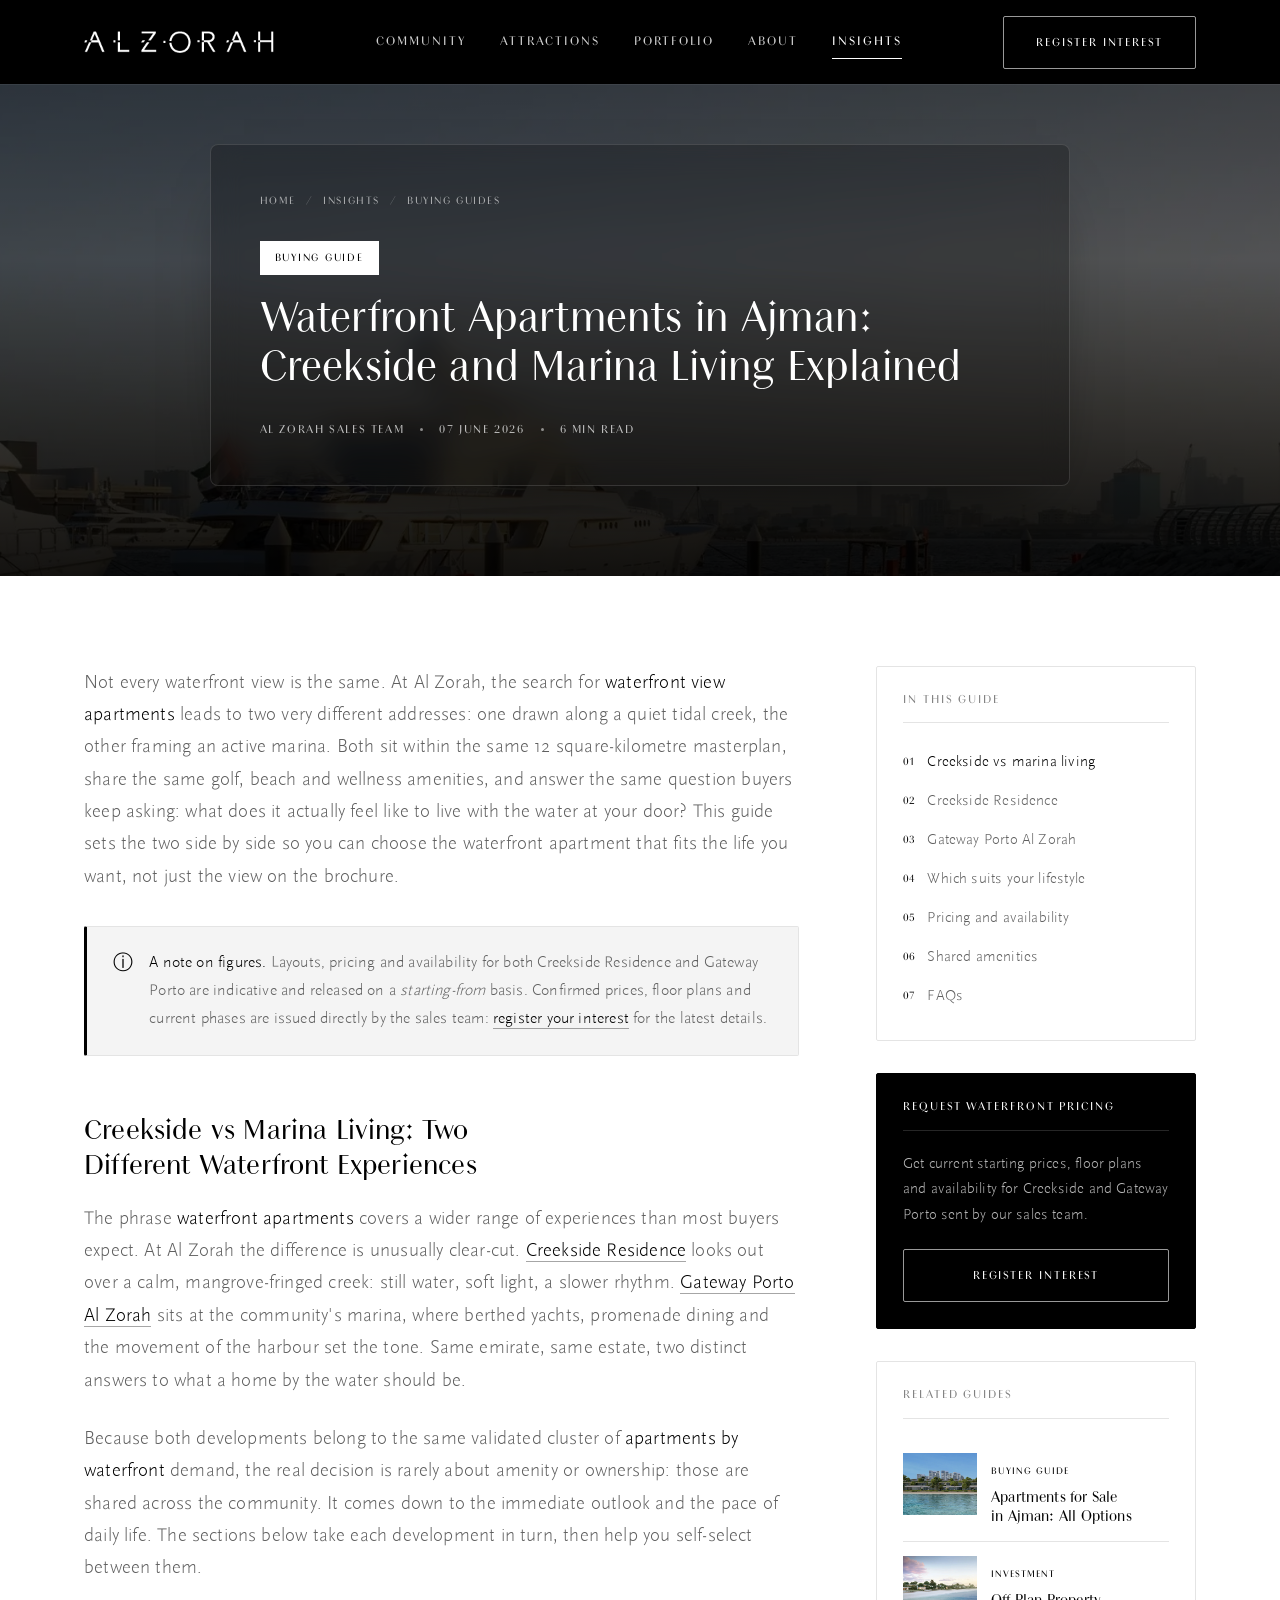
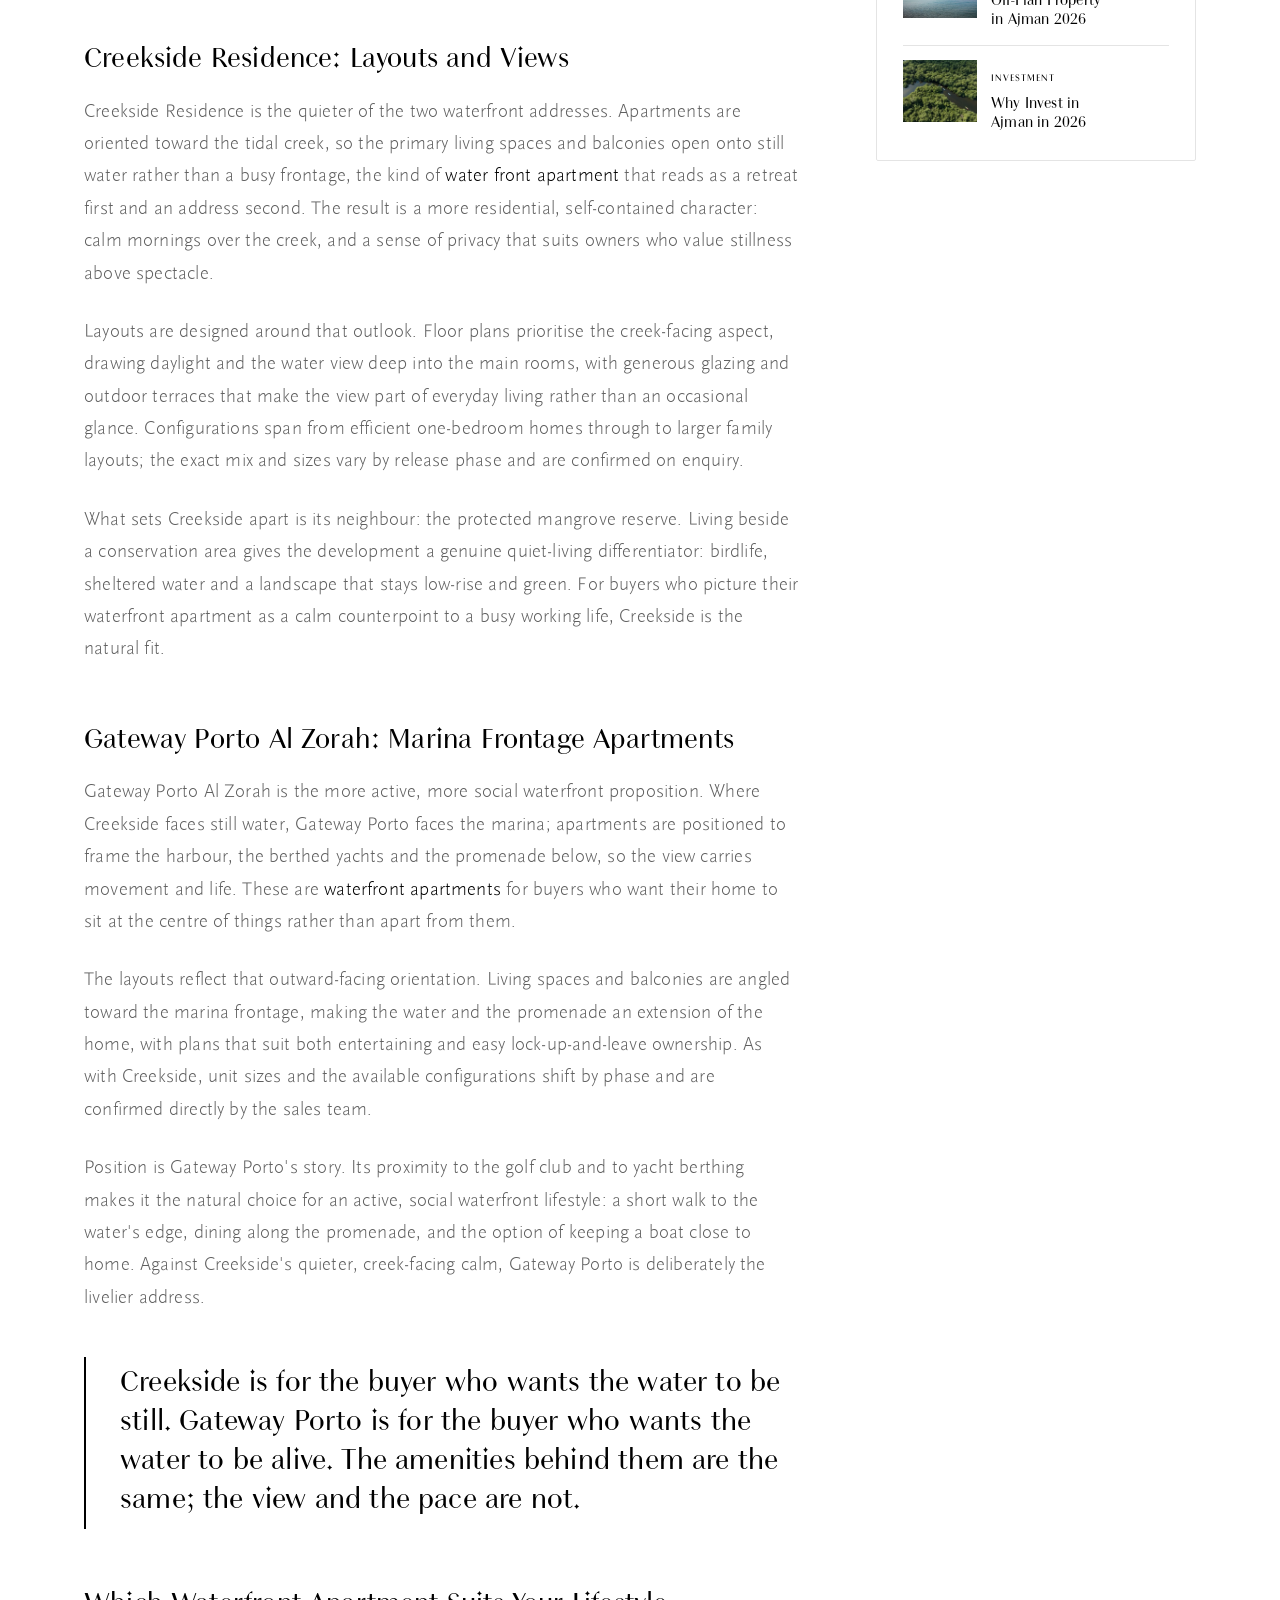
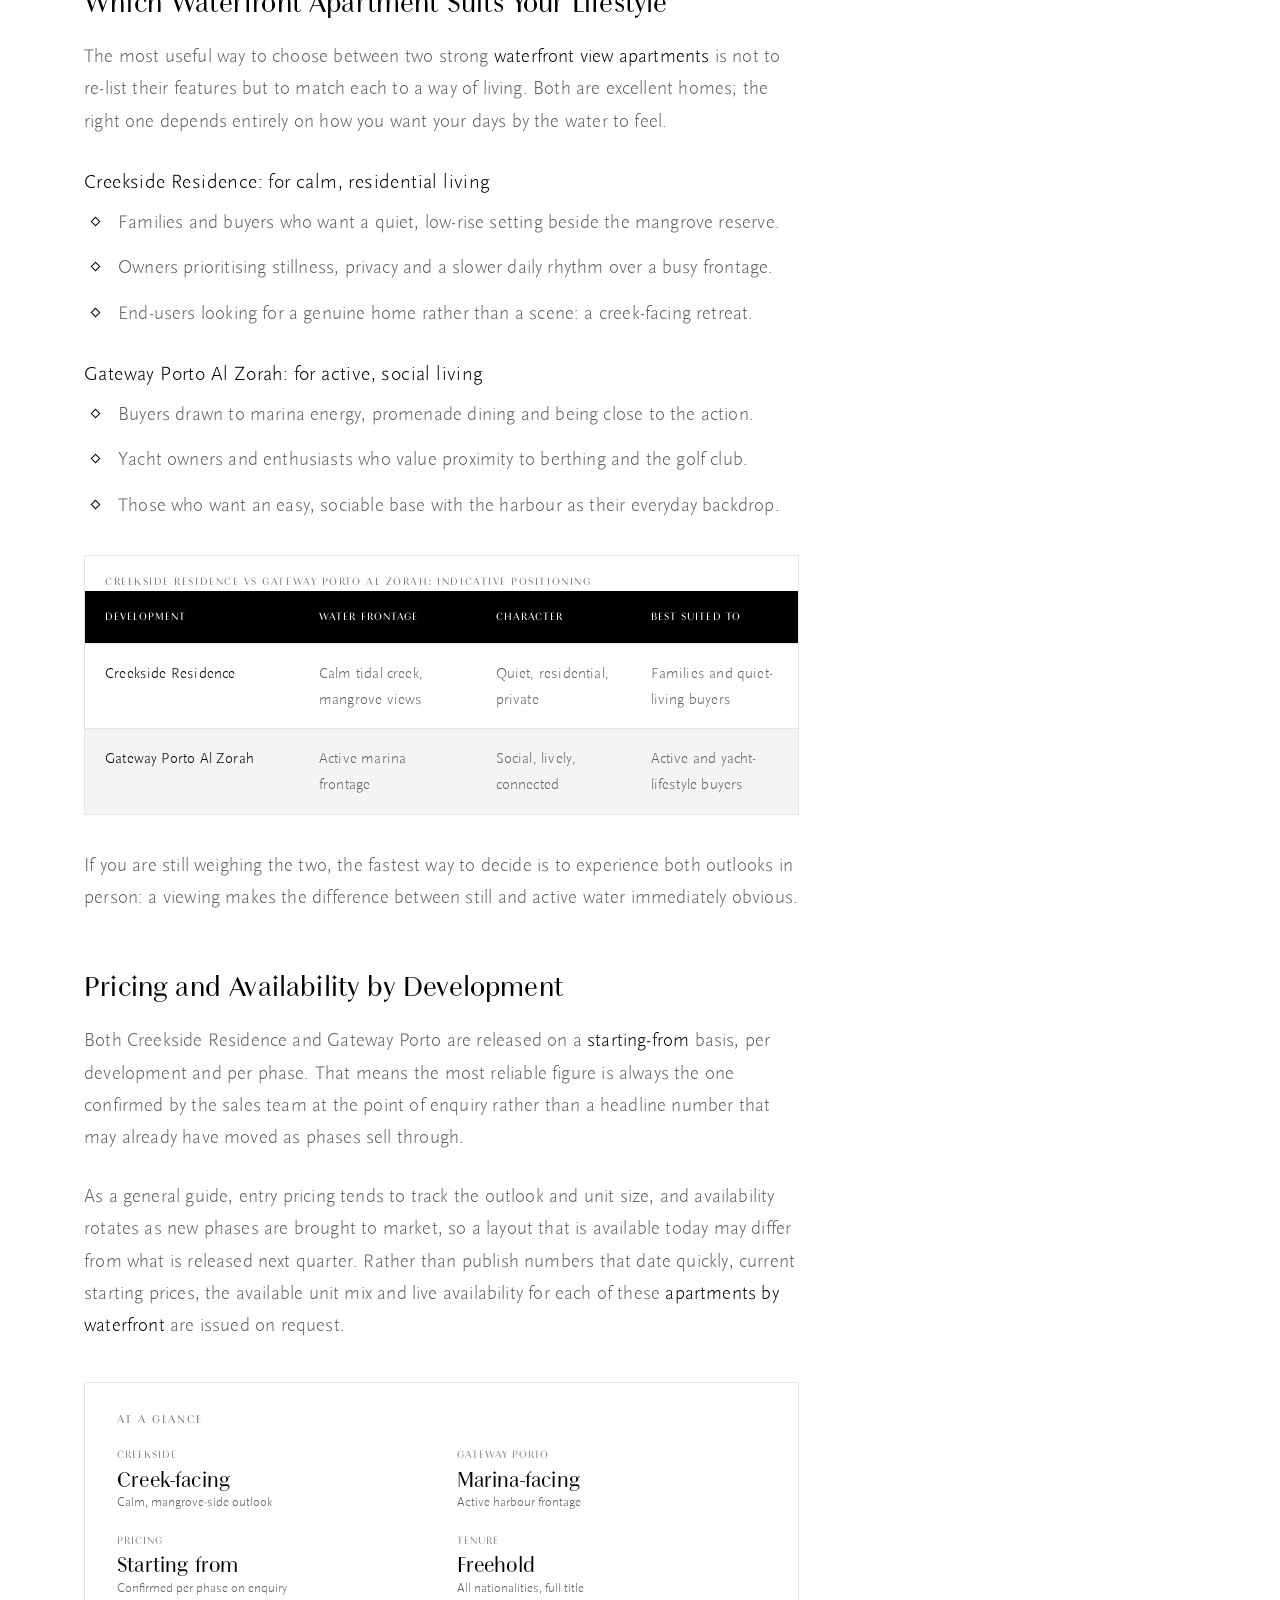
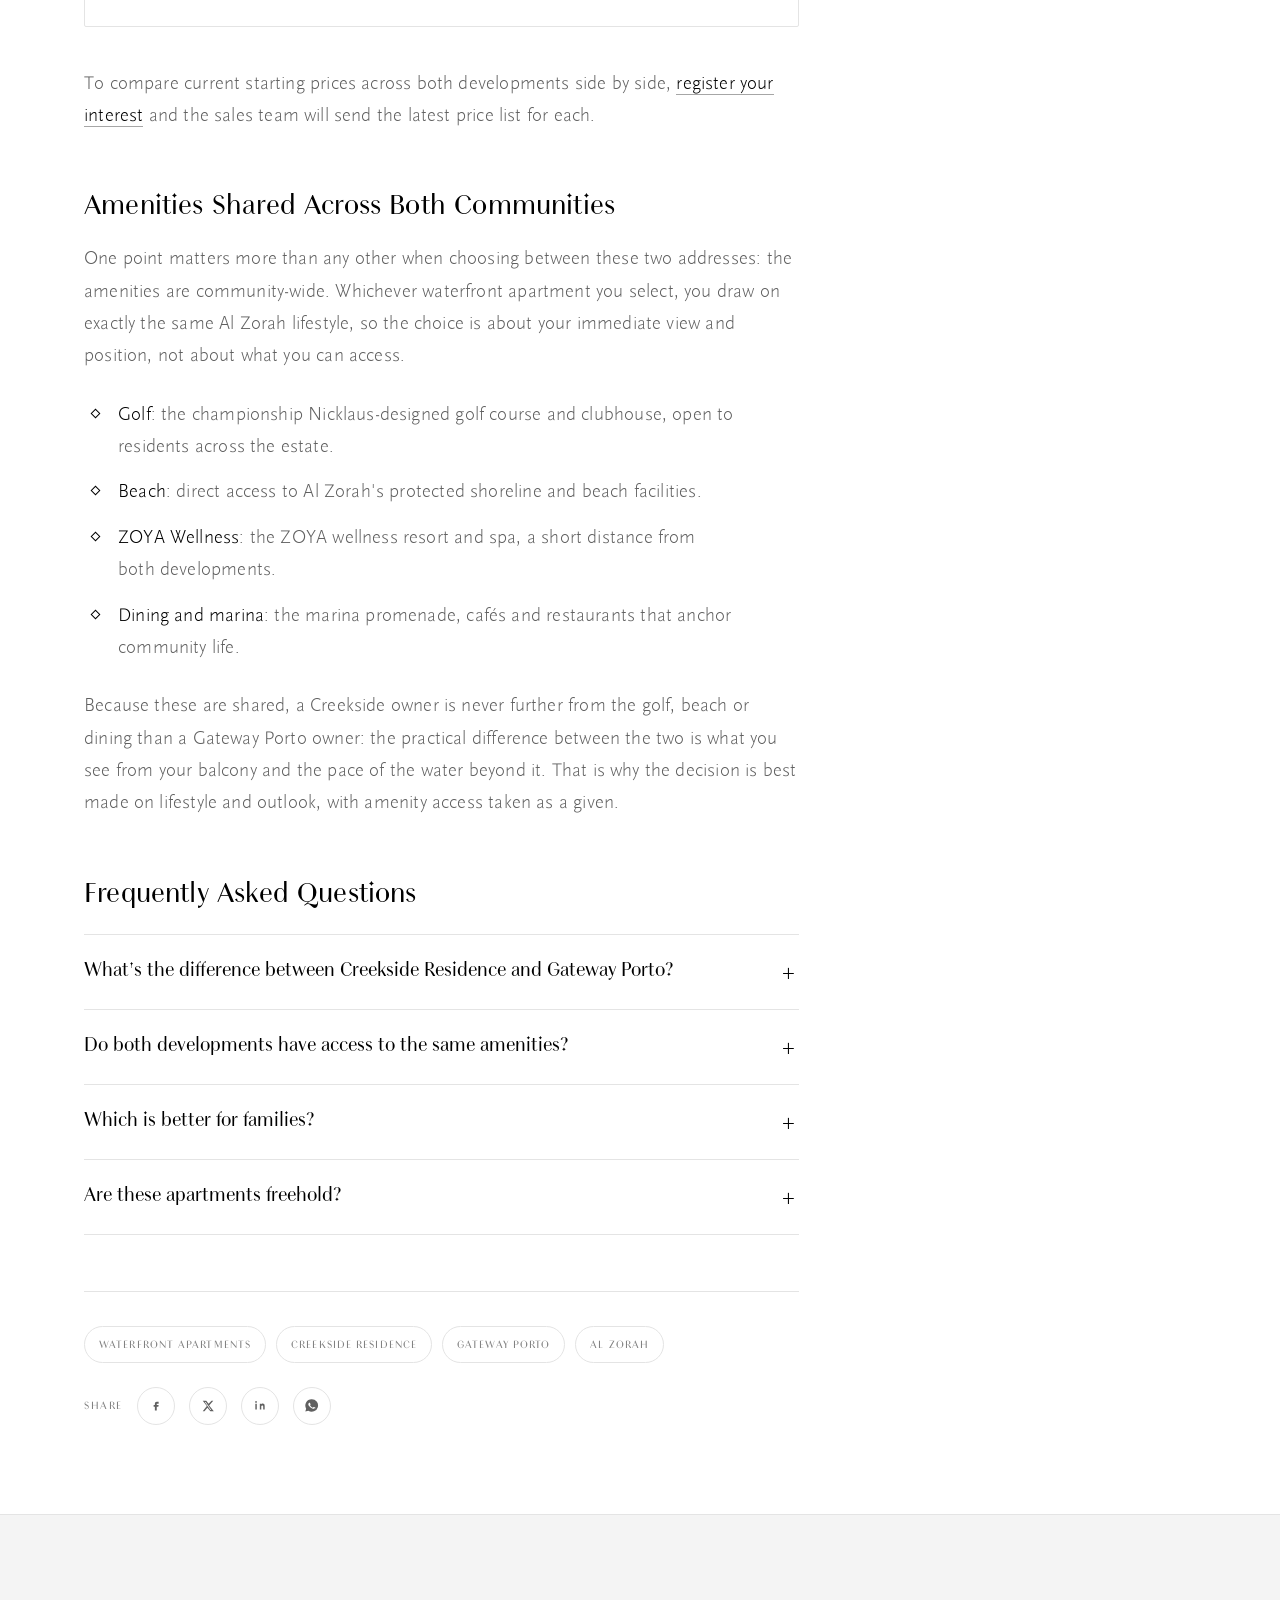
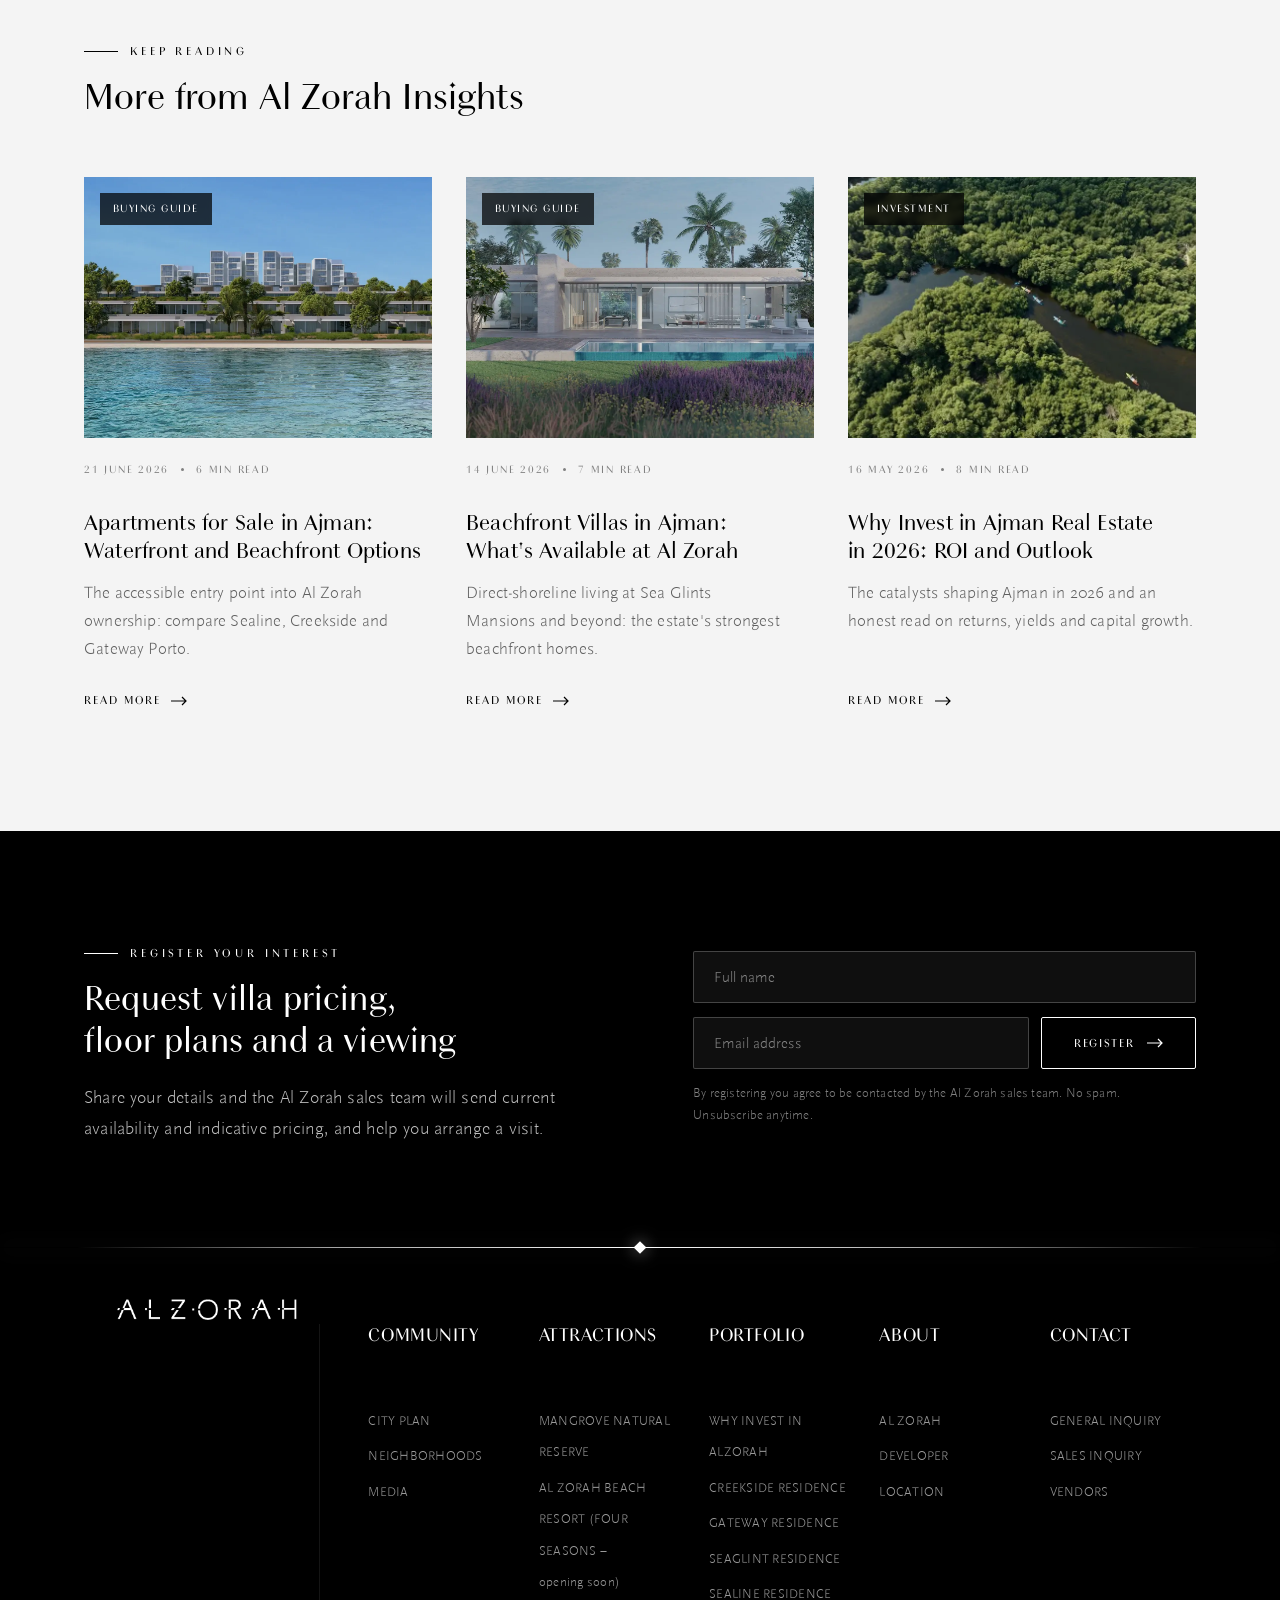
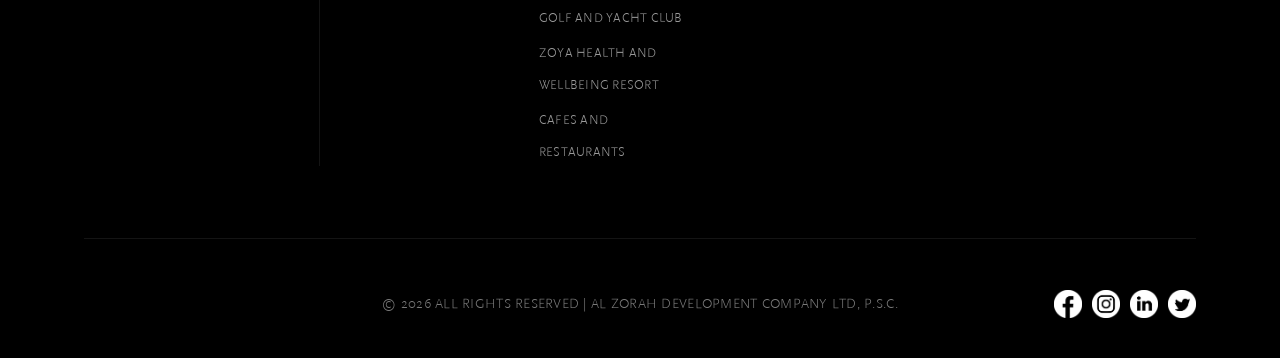
<file: blog-waterfront-apartments.html>
<!DOCTYPE html>
<html lang="en">
<head>
<meta charset="UTF-8">
<meta name="viewport" content="width=device-width, initial-scale=1.0">
<title>Waterfront Apartments in Ajman: Creekside and Marina Living Explained | Al Zorah</title>
<meta name="description" content="Waterfront apartments in Ajman at Al Zorah: Creekside Residence's calm creek views vs Gateway Porto's marina frontage: layouts, pricing, shared amenities and how to choose.">
<link rel="preconnect" href="https://alzorahcity.com">
<link rel="icon" href="assets/img/favicon.png">
<link rel="stylesheet" href="assets/css/blog.css">
<script>document.documentElement.classList.add("js")</script>
</head>
<body>

<!-- ============================ HEADER ============================ -->
<header class="site-header always-solid">
  <div class="wrap header-inner">
    <a class="brand" href="https://alzorahcity.com" aria-label="Al Zorah">
      <img src="assets/img/logo.png" alt="Al Zorah">
    </a>
    <nav class="main-nav" aria-label="Primary">
      <a href="https://alzorahcity.com/community">Community</a>
      <a href="https://alzorahcity.com/golf-club">Attractions</a>
      <a href="https://alzorahcity.com/invest">Portfolio</a>
      <a href="https://alzorahcity.com/about-us">About</a>
      <a href="index.html" aria-current="page">Insights</a>
    </nav>
    <div class="header-cta">
      <a href="#register" class="btn btn--on-dark">Register Interest</a>
      <button class="nav-toggle" aria-label="Menu" aria-expanded="false"><span></span><span></span><span></span></button>
    </div>
  </div>
</header>

<!-- ============================ ARTICLE HERO ============================ -->
<section class="article-hero">
  <img class="article-hero__bg" src="assets/img/waterfront.webp" alt="Waterfront apartments overlooking the creek and marina at Al Zorah, Ajman">
  <div class="wrap">
    <nav class="breadcrumb" aria-label="Breadcrumb">
      <a href="https://alzorahcity.com">Home</a><span class="sep">/</span>
      <a href="index.html">Insights</a><span class="sep">/</span>
      <a href="index.html">Buying Guides</a>
    </nav>
    <span class="tag-pill">Buying Guide</span>
    <h1>Waterfront Apartments in Ajman: Creekside and Marina Living Explained</h1>
    <div class="article-meta">
      <div class="author-chip">
        <span>Al Zorah Sales Team</span>
      </div>
      <span class="dot"></span>
      <span>07 June 2026</span>
      <span class="dot"></span>
      <span>6 min read</span>
    </div>
  </div>
</section>

<!-- ============================ ARTICLE BODY ============================ -->
<div class="wrap">
  <div class="article-layout">

    <!-- MAIN -->
    <article class="prose">

      <!-- Intro -->
      <section id="waterfront-intro">
        <p>Not every waterfront view is the same. At Al Zorah, the search for <strong>waterfront view apartments</strong> leads to two very different addresses: one drawn along a quiet tidal creek, the other framing an active marina. Both sit within the same 12 square-kilometre masterplan, share the same golf, beach and wellness amenities, and answer the same question buyers keep asking: what does it actually feel like to live with the water at your door? This guide sets the two side by side so you can choose the waterfront apartment that fits the life you want, not just the view on the brochure.</p>

        <div class="note">
          <span class="note__icon">&#9432;</span>
          <p><strong>A note on figures.</strong> Layouts, pricing and availability for both Creekside Residence and Gateway Porto are indicative and released on a <em>starting-from</em> basis. Confirmed prices, floor plans and current phases are issued directly by the sales team: <a href="#register">register your interest</a> for the latest details.</p>
        </div>

        <h2>Creekside vs Marina Living: Two Different Waterfront Experiences</h2>
        <p>The phrase <strong>waterfront apartments</strong> covers a wider range of experiences than most buyers expect. At Al Zorah the difference is unusually clear-cut. <a href="https://alzorahcity.com/creekside_residence">Creekside Residence</a> looks out over a calm, mangrove-fringed creek: still water, soft light, a slower rhythm. <a href="https://alzorahcity.com/gateway-porto-al-zorah">Gateway Porto Al Zorah</a> sits at the community's marina, where berthed yachts, promenade dining and the movement of the harbour set the tone. Same emirate, same estate, two distinct answers to what a home by the water should be.</p>
        <p>Because both developments belong to the same validated cluster of <strong>apartments by waterfront</strong> demand, the real decision is rarely about amenity or ownership: those are shared across the community. It comes down to the immediate outlook and the pace of daily life. The sections below take each development in turn, then help you self-select between them.</p>
      </section>

      <!-- Creekside Residence -->
      <section>
        <h2 id="creekside-residence">Creekside Residence: Layouts and Views</h2>
        <p>Creekside Residence is the quieter of the two waterfront addresses. Apartments are oriented toward the tidal creek, so the primary living spaces and balconies open onto still water rather than a busy frontage, the kind of <strong>water front apartment</strong> that reads as a retreat first and an address second. The result is a more residential, self-contained character: calm mornings over the creek, and a sense of privacy that suits owners who value stillness above spectacle.</p>
        <p>Layouts are designed around that outlook. Floor plans prioritise the creek-facing aspect, drawing daylight and the water view deep into the main rooms, with generous glazing and outdoor terraces that make the view part of everyday living rather than an occasional glance. Configurations span from efficient one-bedroom homes through to larger family layouts; the exact mix and sizes vary by release phase and are confirmed on enquiry.</p>
        <p>What sets Creekside apart is its neighbour: the protected mangrove reserve. Living beside a conservation area gives the development a genuine quiet-living differentiator: birdlife, sheltered water and a landscape that stays low-rise and green. For buyers who picture their waterfront apartment as a calm counterpoint to a busy working life, Creekside is the natural fit.</p>
      </section>

      <!-- Gateway Porto -->
      <section>
        <h2 id="gateway-porto">Gateway Porto Al Zorah: Marina Frontage Apartments</h2>
        <p>Gateway Porto Al Zorah is the more active, more social waterfront proposition. Where Creekside faces still water, Gateway Porto faces the marina; apartments are positioned to frame the harbour, the berthed yachts and the promenade below, so the view carries movement and life. These are <strong>waterfront apartments</strong> for buyers who want their home to sit at the centre of things rather than apart from them.</p>
        <p>The layouts reflect that outward-facing orientation. Living spaces and balconies are angled toward the marina frontage, making the water and the promenade an extension of the home, with plans that suit both entertaining and easy lock-up-and-leave ownership. As with Creekside, unit sizes and the available configurations shift by phase and are confirmed directly by the sales team.</p>
        <p>Position is Gateway Porto's story. Its proximity to the golf club and to yacht berthing makes it the natural choice for an active, social waterfront lifestyle: a short walk to the water's edge, dining along the promenade, and the option of keeping a boat close to home. Against Creekside's quieter, creek-facing calm, Gateway Porto is deliberately the livelier address.</p>

        <blockquote class="pullquote">Creekside is for the buyer who wants the water to be still. Gateway Porto is for the buyer who wants the water to be alive. The amenities behind them are the same; the view and the pace are not.</blockquote>
      </section>

      <!-- Which suits your lifestyle -->
      <section>
        <h2 id="which-suits-you">Which Waterfront Apartment Suits Your Lifestyle</h2>
        <p>The most useful way to choose between two strong <strong>waterfront view apartments</strong> is not to re-list their features but to match each to a way of living. Both are excellent homes; the right one depends entirely on how you want your days by the water to feel.</p>

        <h3>Creekside Residence: for calm, residential living</h3>
        <ul>
          <li>Families and buyers who want a quiet, low-rise setting beside the mangrove reserve.</li>
          <li>Owners prioritising stillness, privacy and a slower daily rhythm over a busy frontage.</li>
          <li>End-users looking for a genuine home rather than a scene: a creek-facing retreat.</li>
        </ul>

        <h3>Gateway Porto Al Zorah: for active, social living</h3>
        <ul>
          <li>Buyers drawn to marina energy, promenade dining and being close to the action.</li>
          <li>Yacht owners and enthusiasts who value proximity to berthing and the golf club.</li>
          <li>Those who want an easy, sociable base with the harbour as their everyday backdrop.</li>
        </ul>

        <div class="table-wrap">
          <table class="compare-table">
            <caption>Creekside Residence vs Gateway Porto Al Zorah: indicative positioning</caption>
            <thead>
              <tr><th>Development</th><th>Water frontage</th><th>Character</th><th>Best suited to</th></tr>
            </thead>
            <tbody>
              <tr><th>Creekside Residence</th><td>Calm tidal creek, mangrove views</td><td>Quiet, residential, private</td><td>Families and quiet-living buyers</td></tr>
              <tr><th>Gateway Porto Al Zorah</th><td>Active marina frontage</td><td>Social, lively, connected</td><td>Active and yacht-lifestyle buyers</td></tr>
            </tbody>
          </table>
        </div>
        <p>If you are still weighing the two, the fastest way to decide is to experience both outlooks in person: a viewing makes the difference between still and active water immediately obvious.</p>
      </section>

      <!-- Pricing and availability -->
      <section>
        <h2 id="pricing-availability">Pricing and Availability by Development</h2>
        <p>Both Creekside Residence and Gateway Porto are released on a <strong>starting-from</strong> basis, per development and per phase. That means the most reliable figure is always the one confirmed by the sales team at the point of enquiry rather than a headline number that may already have moved as phases sell through.</p>
        <p>As a general guide, entry pricing tends to track the outlook and unit size, and availability rotates as new phases are brought to market, so a layout that is available today may differ from what is released next quarter. Rather than publish numbers that date quickly, current starting prices, the available unit mix and live availability for each of these <strong>apartments by waterfront</strong> are issued on request.</p>

        <div class="keyfacts">
          <h4>At a glance</h4>
          <dl>
            <div><dt>Creekside</dt><dd>Creek-facing<small>Calm, mangrove-side outlook</small></dd></div>
            <div><dt>Gateway Porto</dt><dd>Marina-facing<small>Active harbour frontage</small></dd></div>
            <div><dt>Pricing</dt><dd>Starting from<small>Confirmed per phase on enquiry</small></dd></div>
            <div><dt>Tenure</dt><dd>Freehold<small>All nationalities, full title</small></dd></div>
          </dl>
        </div>
        <p>To compare current starting prices across both developments side by side, <a href="#register">register your interest</a> and the sales team will send the latest price list for each.</p>
      </section>

      <!-- Shared amenities -->
      <section>
        <h2 id="shared-amenities">Amenities Shared Across Both Communities</h2>
        <p>One point matters more than any other when choosing between these two addresses: the amenities are community-wide. Whichever waterfront apartment you select, you draw on exactly the same Al Zorah lifestyle, so the choice is about your immediate view and position, not about what you can access.</p>
        <ul>
          <li><strong>Golf</strong>: the championship Nicklaus-designed golf course and clubhouse, open to residents across the estate.</li>
          <li><strong>Beach</strong>: direct access to Al Zorah's protected shoreline and beach facilities.</li>
          <li><strong>ZOYA Wellness</strong>: the ZOYA wellness resort and spa, a short distance from both developments.</li>
          <li><strong>Dining and marina</strong>: the marina promenade, cafés and restaurants that anchor community life.</li>
        </ul>
        <p>Because these are shared, a Creekside owner is never further from the golf, beach or dining than a Gateway Porto owner: the practical difference between the two is what you see from your balcony and the pace of the water beyond it. That is why the decision is best made on lifestyle and outlook, with amenity access taken as a given.</p>
      </section>

      <!-- FAQ -->
      <section>
        <h2 id="faq">Frequently Asked Questions</h2>
        <div class="faq">
          <div class="faq-item">
            <button aria-expanded="false">What's the difference between Creekside Residence and Gateway Porto?</button>
            <div class="faq-answer"><p>Creekside Residence faces a calm, mangrove-fringed tidal creek and offers a quieter, more residential character, while Gateway Porto Al Zorah fronts the marina for a more active, social waterfront lifestyle. Both sit within the same community and share the same amenities: the difference is the immediate view and the pace of daily life.</p></div>
          </div>
          <div class="faq-item">
            <button aria-expanded="false">Do both developments have access to the same amenities?</button>
            <div class="faq-answer"><p>Yes. The golf course, beach, ZOYA wellness resort, marina and dining are community-wide across Al Zorah, so residents of either Creekside Residence or Gateway Porto enjoy the same access. Choosing between them is about outlook and position, not amenity.</p></div>
          </div>
          <div class="faq-item">
            <button aria-expanded="false">Which is better for families?</button>
            <div class="faq-answer"><p>Creekside Residence tends to suit families best, thanks to its quieter, low-rise setting beside the mangrove reserve and its calmer creek-facing outlook. Gateway Porto is a better fit for buyers who want a more active, social base near the marina and yacht berthing.</p></div>
          </div>
          <div class="faq-item">
            <button aria-expanded="false">Are these apartments freehold?</button>
            <div class="faq-answer"><p>Yes, both developments sit within Al Zorah's designated freehold zone, open to UAE nationals and foreign buyers with full ownership rights. A qualifying purchase at or above AED 2 million also makes the buyer eligible for the UAE's 10-year Golden Visa.</p></div>
          </div>
        </div>
      </section>

      <!-- Article foot -->
      <div class="article-foot">
        <div class="tag-list">
          <a href="#">Waterfront Apartments</a>
          <a href="#">Creekside Residence</a>
          <a href="#">Gateway Porto</a>
          <a href="#">Al Zorah</a>
        </div>
        <div class="share">
          <span>Share</span>
          <a href="#" aria-label="Share on Facebook"><svg width="15" height="15" viewBox="0 0 24 24" fill="currentColor"><path d="M14 9h3V6h-3c-1.7 0-3 1.3-3 3v2H9v3h2v6h3v-6h2.5l.5-3H14V9.5c0-.3.2-.5.5-.5H14z"/></svg></a>
          <a href="#" aria-label="Share on X"><svg width="14" height="14" viewBox="0 0 24 24" fill="currentColor"><path d="M18 3h3l-7 8 8 10h-6l-5-6-5 6H3l7-9L3 3h6l4 5 5-5zm-2 16h1.5L8 5H6.5L16 19z"/></svg></a>
          <a href="#" aria-label="Share on LinkedIn"><svg width="14" height="14" viewBox="0 0 24 24" fill="currentColor"><path d="M6.5 8v10H4V8h2.5zM5.2 3.5a1.5 1.5 0 110 3 1.5 1.5 0 010-3zM20 18h-2.5v-5c0-1.3-.5-2-1.6-2-.9 0-1.4.6-1.6 1.2-.1.2-.1.5-.1.8V18H11.7V8H14v1.4c.4-.6 1.1-1.5 2.7-1.5 2 0 3.3 1.3 3.3 4V18z"/></svg></a>
          <a href="#" aria-label="Share on WhatsApp"><svg width="15" height="15" viewBox="0 0 24 24" fill="currentColor"><path d="M12 2a10 10 0 00-8.6 15l-1.3 4.6 4.8-1.3A10 10 0 1012 2zm5.3 14c-.2.6-1.2 1.2-1.7 1.2-.5.1-1 .2-3.2-.7-2.7-1.1-4.4-3.9-4.5-4-.1-.2-1-1.4-1-2.6s.6-1.8.9-2.1c.2-.2.5-.3.7-.3h.5c.2 0 .4 0 .6.5l.8 2c.1.2.1.3 0 .5l-.4.6c-.2.2-.3.4-.1.7.2.3.8 1.3 1.7 2.1 1.2 1 2.1 1.3 2.4 1.5.2.1.4.1.6-.1l.7-.9c.2-.2.4-.2.6-.1l1.9.9c.2.1.4.2.4.3.1.2.1.6-.1 1.1z"/></svg></a>
        </div>
      </div>

    </article>

    <!-- SIDEBAR -->
    <aside class="sidebar">
      <div class="widget toc">
        <h4>In This Guide</h4>
        <ol>
          <li><a href="#waterfront-intro">Creekside vs marina living</a></li>
          <li><a href="#creekside-residence">Creekside Residence</a></li>
          <li><a href="#gateway-porto">Gateway Porto Al Zorah</a></li>
          <li><a href="#which-suits-you">Which suits your lifestyle</a></li>
          <li><a href="#pricing-availability">Pricing and availability</a></li>
          <li><a href="#shared-amenities">Shared amenities</a></li>
          <li><a href="#faq">FAQs</a></li>
        </ol>
      </div>

      <div class="widget widget--cta">
        <h4>Request Waterfront Pricing</h4>
        <p>Get current starting prices, floor plans and availability for Creekside and Gateway Porto sent by our sales team.</p>
        <a class="btn btn--on-dark btn--wide" href="#register">Register Interest</a>
      </div>

      <div class="widget">
        <h4>Related Guides</h4>
        <div class="mini-post">
          <img src="assets/img/apartments.webp" alt="">
          <div>
            <span class="mp-tag">Buying Guide</span>
            <h5><a href="blog-apartments.html">Apartments for Sale in Ajman: All Options</a></h5>
          </div>
        </div>
        <div class="mini-post">
          <img src="assets/img/offplan.webp" alt="">
          <div>
            <span class="mp-tag">Investment</span>
            <h5><a href="blog-off-plan.html">Off-Plan Property in Ajman 2026</a></h5>
          </div>
        </div>
        <div class="mini-post">
          <img src="assets/img/invest.webp" alt="">
          <div>
            <span class="mp-tag">Investment</span>
            <h5><a href="blog-invest-ajman.html">Why Invest in Ajman in 2026</a></h5>
          </div>
        </div>
      </div>
    </aside>

  </div>
</div>

<!-- ============================ RELATED ============================ -->
<section class="section section--soft related">
  <div class="wrap">
    <div class="section-head" data-reveal>
      <span class="eyebrow">Keep Reading</span>
      <h2>More from Al Zorah Insights</h2>
    </div>
    <div class="card-grid">
      <article class="card" data-reveal>
        <a class="card__media" href="blog-apartments.html"><span class="card__tag">Buying Guide</span>
          <img src="assets/img/apartments.webp" alt="Apartments at Al Zorah"></a>
        <div class="post-meta"><span>21 June 2026</span><span class="dot"></span><span>6 min read</span></div>
        <h3><a href="blog-apartments.html">Apartments for Sale in Ajman: Waterfront and Beachfront Options</a></h3>
        <p>The accessible entry point into Al Zorah ownership: compare Sealine, Creekside and Gateway Porto.</p>
        <div class="card__foot"><a class="textlink" href="blog-apartments.html">Read more
          <svg class="arrow" width="16" height="10" viewBox="0 0 16 10" fill="none"><path d="M11 1l4 4-4 4M15 5H0" stroke="currentColor" stroke-width="1.2"/></svg></a></div>
      </article>
      <article class="card" data-reveal>
        <a class="card__media" href="blog-beachfront-villas.html"><span class="card__tag">Buying Guide</span>
          <img src="assets/img/beachfront.webp" alt="Beachfront villas at Al Zorah"></a>
        <div class="post-meta"><span>14 June 2026</span><span class="dot"></span><span>7 min read</span></div>
        <h3><a href="blog-beachfront-villas.html">Beachfront Villas in Ajman: What's Available at Al Zorah</a></h3>
        <p>Direct-shoreline living at Sea Glints Mansions and beyond: the estate's strongest beachfront homes.</p>
        <div class="card__foot"><a class="textlink" href="blog-beachfront-villas.html">Read more
          <svg class="arrow" width="16" height="10" viewBox="0 0 16 10" fill="none"><path d="M11 1l4 4-4 4M15 5H0" stroke="currentColor" stroke-width="1.2"/></svg></a></div>
      </article>
      <article class="card" data-reveal>
        <a class="card__media" href="blog-invest-ajman.html"><span class="card__tag">Investment</span>
          <img src="assets/img/invest.webp" alt="Investing in Ajman"></a>
        <div class="post-meta"><span>16 May 2026</span><span class="dot"></span><span>8 min read</span></div>
        <h3><a href="blog-invest-ajman.html">Why Invest in Ajman Real Estate in 2026: ROI and Outlook</a></h3>
        <p>The catalysts shaping Ajman in 2026 and an honest read on returns, yields and capital growth.</p>
        <div class="card__foot"><a class="textlink" href="blog-invest-ajman.html">Read more
          <svg class="arrow" width="16" height="10" viewBox="0 0 16 10" fill="none"><path d="M11 1l4 4-4 4M15 5H0" stroke="currentColor" stroke-width="1.2"/></svg></a></div>
      </article>
    </div>
  </div>
</section>

<!-- ============================ CTA BAND ============================ -->
<section class="cta-band" id="register">
  <img class="cta-band__bg" src="assets/img/gateway.jpg" alt="">
  <div class="wrap">
    <div data-reveal>
      <span class="eyebrow">Register Your Interest</span>
      <h2>Request villa pricing, floor plans and a viewing</h2>
      <p>Share your details and the Al Zorah sales team will send current availability and indicative pricing, and help you arrange a visit.</p>
    </div>
    <form class="signup" data-reveal onsubmit="return false;" aria-label="Register interest">
      <div class="field-row">
        <input type="text" name="name" placeholder="Full name" aria-label="Full name" required>
      </div>
      <div class="field-row">
        <input type="email" name="email" placeholder="Email address" aria-label="Email address" required>
        <button type="submit" class="btn btn--accent">Register
          <svg class="arrow" width="16" height="10" viewBox="0 0 16 10" fill="none"><path d="M11 1l4 4-4 4M15 5H0" stroke="currentColor" stroke-width="1.2"/></svg>
        </button>
      </div>
      <small>By registering you agree to be contacted by the Al Zorah sales team. No spam. Unsubscribe anytime.</small>
    </form>
  </div>
</section>

<!-- ============================ FOOTER ============================ -->
<footer class="site-footer">
  <div class="wrap">
    <div class="footer-grid">
      <a class="footer-brand" href="https://alzorahcity.com" aria-label="Al Zorah">
        <img src="assets/img/logo.png" alt="Al Zorah">
      </a>
      <nav class="footer-cols" aria-label="Footer">
        <div class="footer-col">
          <h5>COMMUNITY</h5>
          <ul>
            <li><a href="https://alzorahcity.com/city-plan">CITY PLAN</a></li>
            <li><a href="https://alzorahcity.com/community">NEIGHBORHOODS</a></li>
            <li><a href="https://alzorahcity.com/media">MEDIA</a></li>
          </ul>
        </div>
        <div class="footer-col">
          <h5>ATTRACTIONS</h5>
          <ul>
            <li><a href="https://alzorahcity.com/mangrove-natural-reserve">MANGROVE NATURAL RESERVE</a></li>
            <li><a href="https://alzorahcity.com/hotels">AL ZORAH BEACH RESORT (FOUR SEASONS &ndash; opening soon)</a></li>
            <li><a href="https://alzorahcity.com/golf-club">GOLF AND YACHT CLUB</a></li>
            <li><a href="https://alzorahcity.com/zoya-health-&amp;-wellbeing-resort">ZOYA HEALTH AND WELLBEING RESORT</a></li>
            <li><a href="https://alzorahcity.com/restaurant">CAFES AND RESTAURANTS</a></li>
          </ul>
        </div>
        <div class="footer-col">
          <h5>PORTFOLIO</h5>
          <ul>
            <li><a href="https://alzorahcity.com/invest">WHY INVEST IN ALZORAH</a></li>
            <li><a href="https://alzorahcity.com/creekside_residence">CREEKSIDE RESIDENCE</a></li>
            <li><a href="https://alzorahcity.com/gateway-porto-al-zorah">GATEWAY RESIDENCE</a></li>
            <li><a href="https://alzorahcity.com/seaglint">SEAGLINT RESIDENCE</a></li>
            <li><a href="https://alzorahcity.com/sealine-residence">SEALINE RESIDENCE</a></li>
          </ul>
        </div>
        <div class="footer-col">
          <h5>ABOUT</h5>
          <ul>
            <li><a href="https://alzorahcity.com/about-us">AL ZORAH</a></li>
            <li><a href="https://alzorahcity.com/developer">DEVELOPER</a></li>
            <li><a href="https://alzorahcity.com/location">LOCATION</a></li>
          </ul>
        </div>
        <div class="footer-col">
          <h5>CONTACT</h5>
          <ul>
            <li><a href="#register">GENERAL INQUIRY</a></li>
            <li><a href="#register">SALES INQUIRY</a></li>
            <li><a href="#register">VENDORS</a></li>
          </ul>
        </div>
      </nav>
    </div>
    <div class="footer-bottom">
      <p class="copyright">&copy; <span data-year>2026</span> ALL RIGHTS RESERVED | AL ZORAH DEVELOPMENT COMPANY LTD, P.S.C.</p>
      <div class="footer-social">
        <a href="https://www.facebook.com/AlZorah" aria-label="Facebook"><img src="assets/img/social/facebook.png" alt=""></a>
        <a href="https://www.instagram.com/alzorah/" aria-label="Instagram"><img src="assets/img/social/instagram.png" alt=""></a>
        <a href="https://www.linkedin.com/company/al-zorah-development-private-company" aria-label="LinkedIn"><img src="assets/img/social/linkedin-1.png" alt=""></a>
        <a href="https://twitter.com/AlZorahUAE" aria-label="X"><img src="assets/img/social/twitter.png" alt=""></a>
      </div>
    </div>
  </div>
</footer>

<script src="assets/js/blog.js"></script>
</body>
</html>
</file>
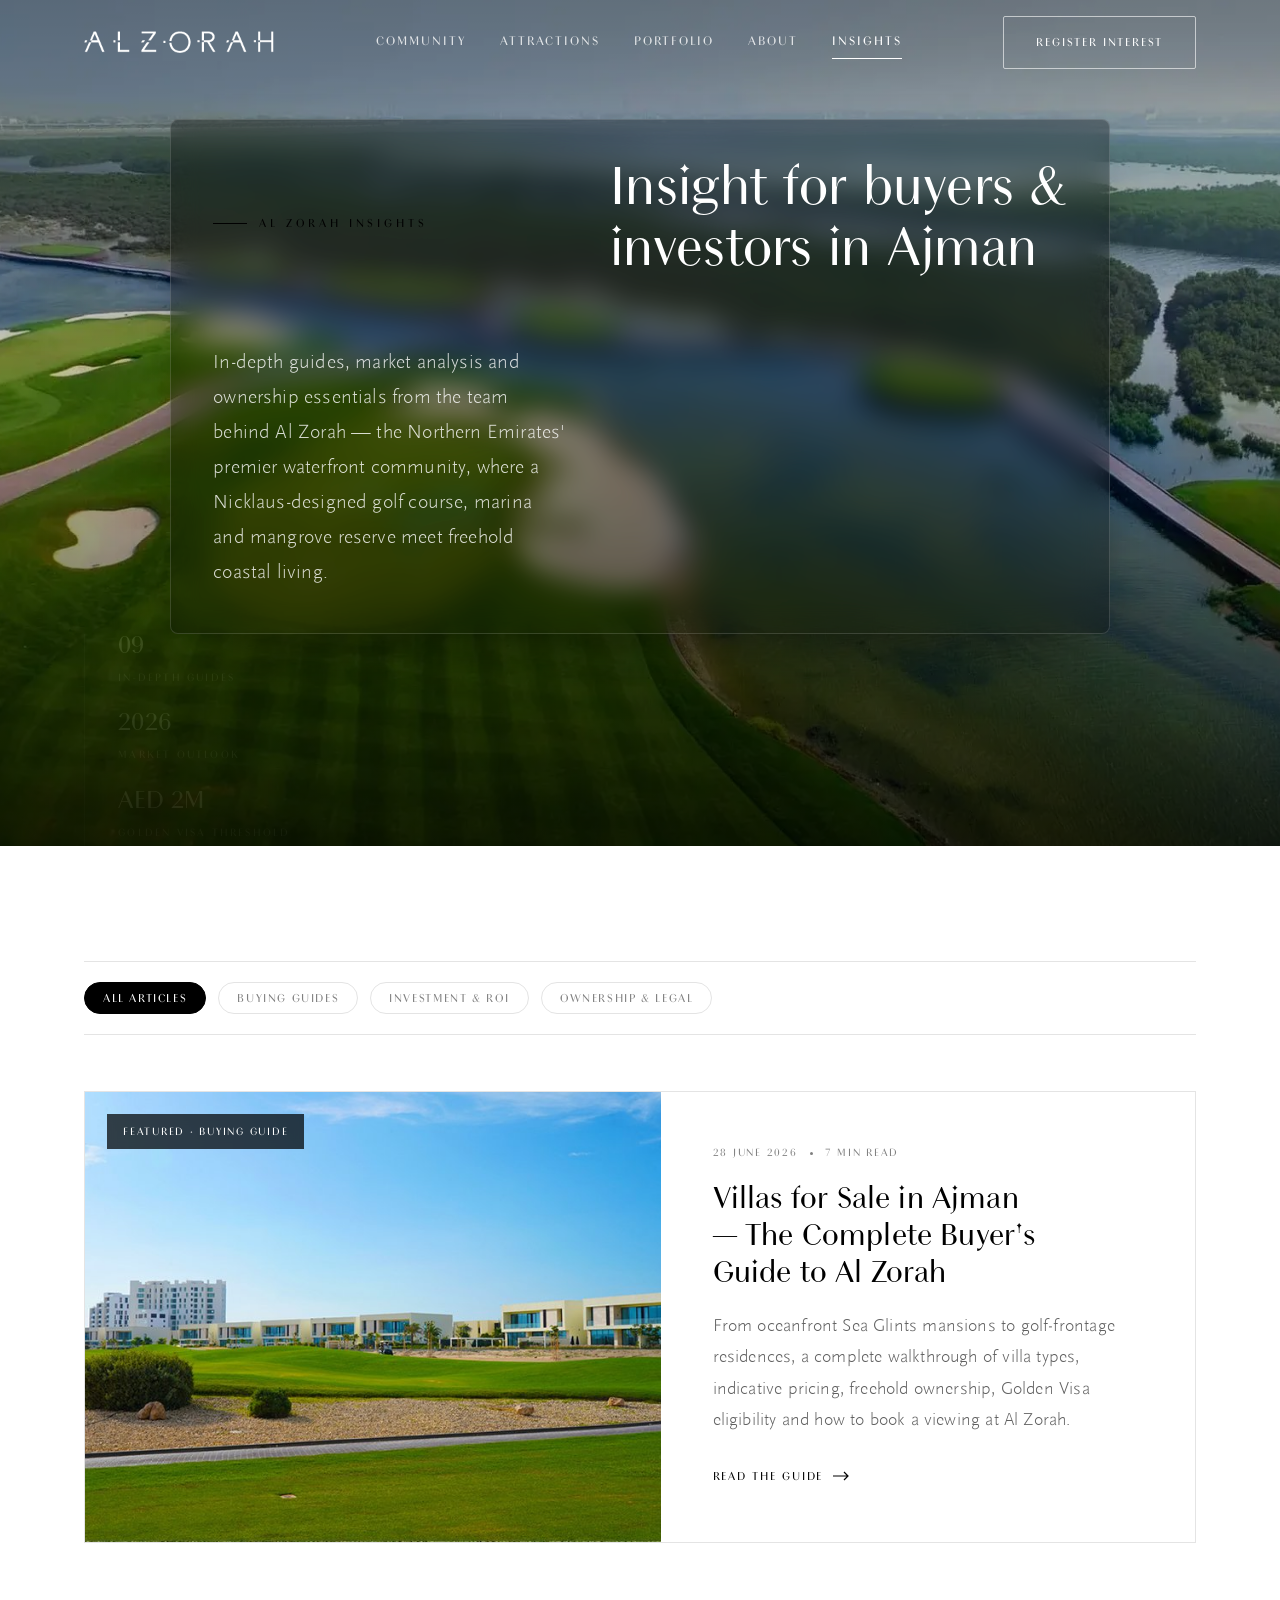
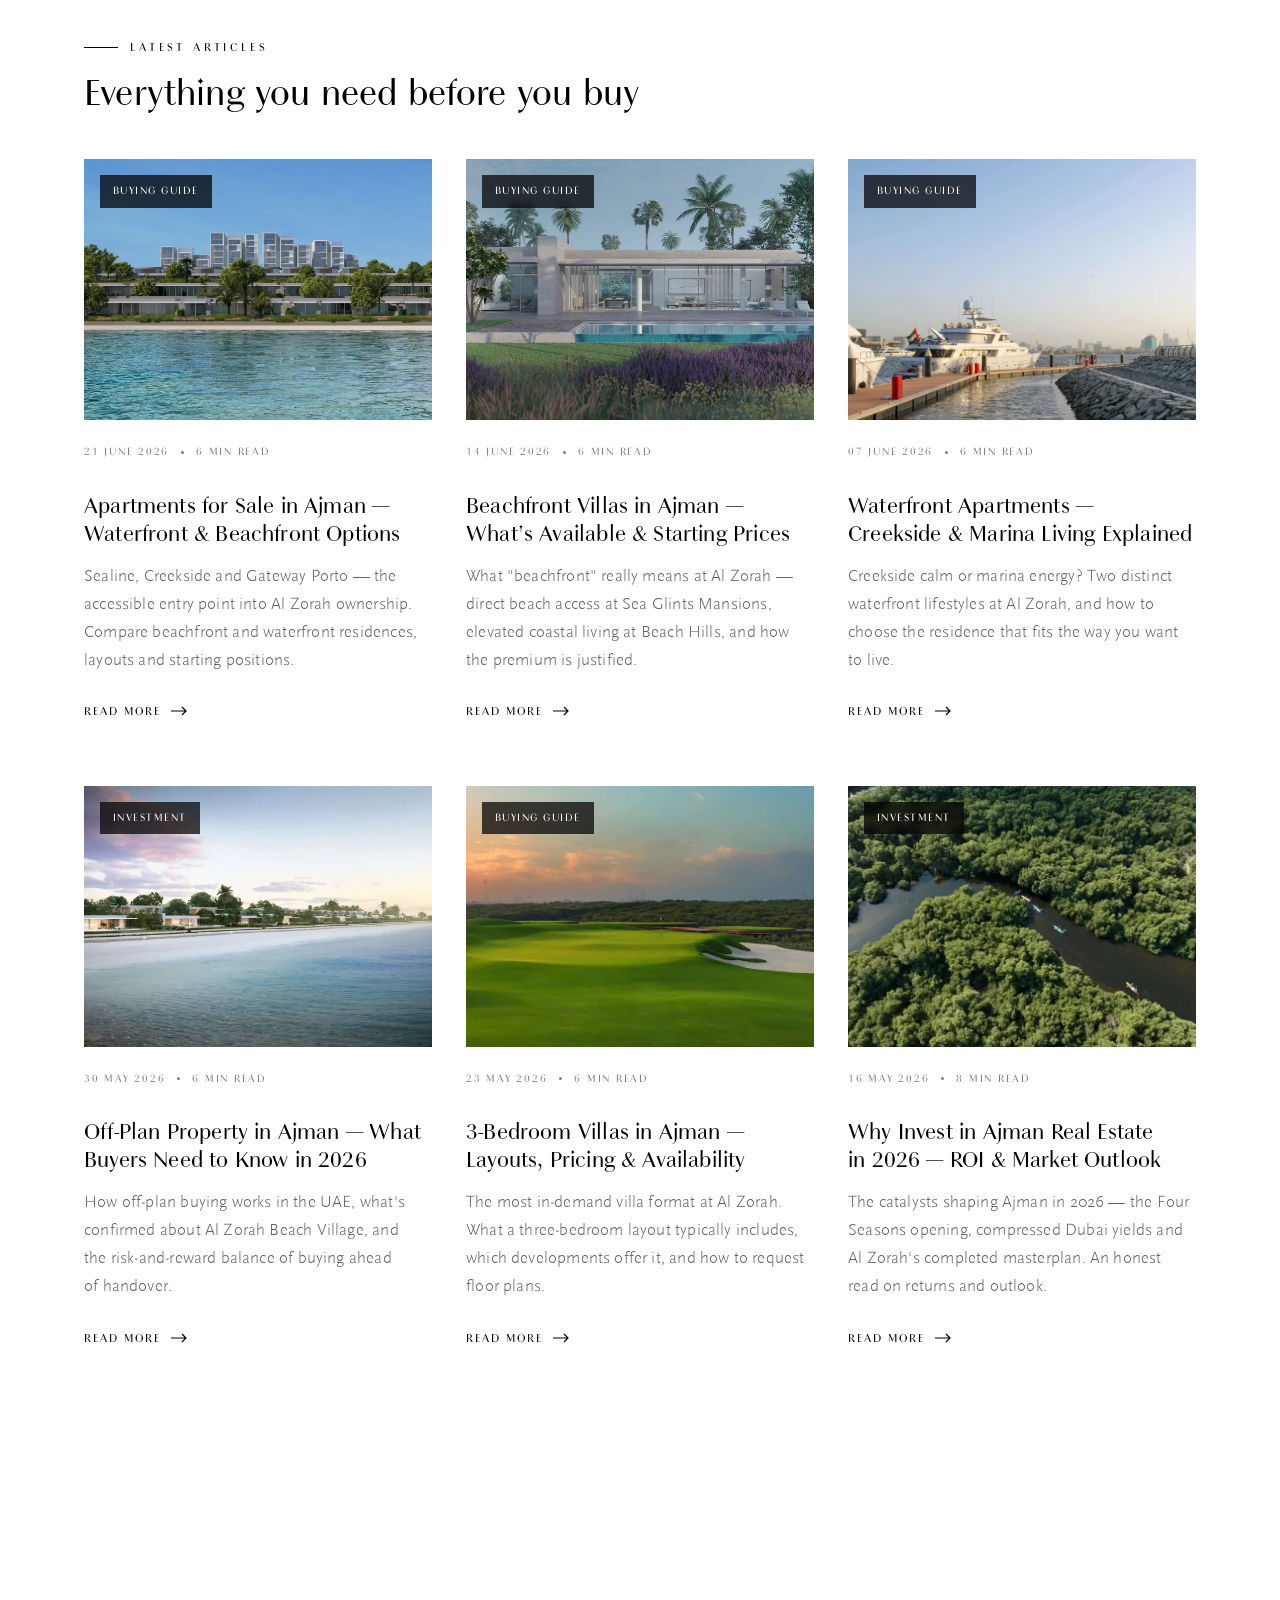
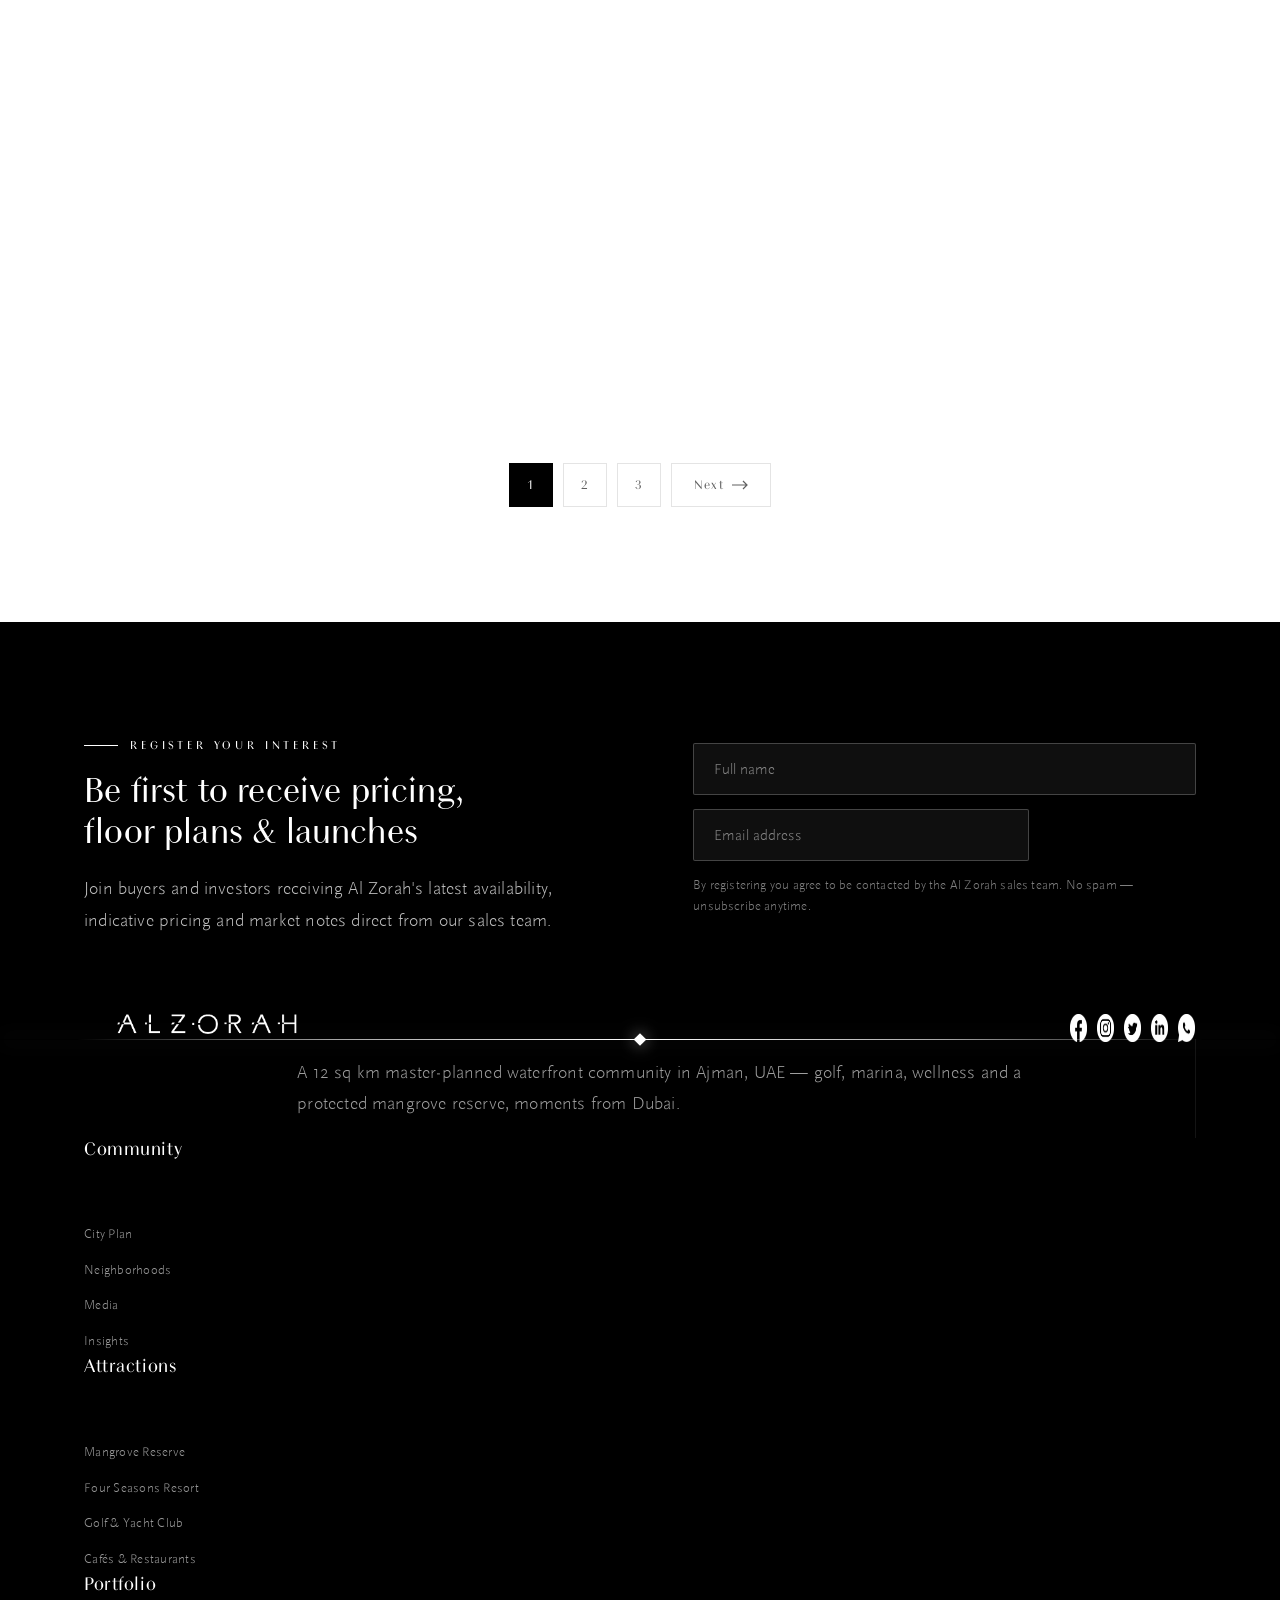
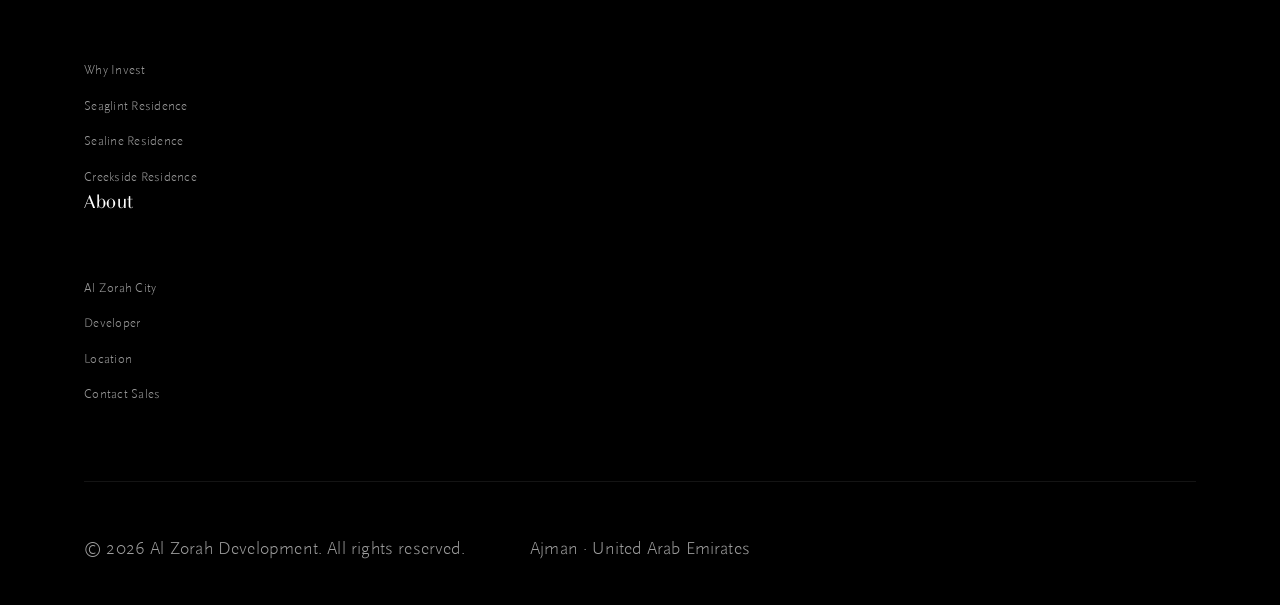
<file: blog.html>
<!DOCTYPE html>
<html lang="en">
<head>
<meta charset="UTF-8">
<meta name="viewport" content="width=device-width, initial-scale=1.0">
<title>Insights & Buyer Guides | Al Zorah, Ajman</title>
<meta name="description" content="Guides, market analysis and ownership essentials for buying and investing in Al Zorah — the Northern Emirates' premier waterfront community in Ajman, UAE.">
<link rel="preconnect" href="https://alzorahcity.com">
<link rel="icon" href="assets/img/logo-2.png">
<link rel="stylesheet" href="assets/css/blog.css">
<script>document.documentElement.classList.add("js")</script>
</head>
<body>

<!-- ============================ HEADER ============================ -->
<header class="site-header">
  <div class="wrap header-inner">
    <a class="brand" href="https://alzorahcity.com" aria-label="Al Zorah City">
      <img src="assets/img/logo.png" alt="Al Zorah">
    </a>
    <nav class="main-nav" aria-label="Primary">
      <a href="https://alzorahcity.com/community">Community</a>
      <a href="https://alzorahcity.com/golf-club">Attractions</a>
      <a href="https://alzorahcity.com/invest">Portfolio</a>
      <a href="https://alzorahcity.com/about-us">About</a>
      <a href="blog.html" aria-current="page">Insights</a>
    </nav>
    <div class="header-cta">
      <a href="#register" class="btn btn--on-dark">Register Interest</a>
      <button class="nav-toggle" aria-label="Menu" aria-expanded="false"><span></span><span></span><span></span></button>
    </div>
  </div>
</header>

<!-- ============================ HERO ============================ -->
<section class="hero">
  <img class="hero__bg" src="assets/img/hero-banner.webp" alt="Aerial view of Al Zorah, Ajman">
  <div class="wrap">
    <div class="hero__inner" data-reveal>
      <span class="eyebrow">Al Zorah Insights</span>
      <h1>Insight for buyers &amp;<br>investors in Ajman</h1>
      <p>In-depth guides, market analysis and ownership essentials from the team behind Al Zorah — the Northern Emirates' premier waterfront community, where a Nicklaus-designed golf course, marina and mangrove reserve meet freehold coastal living.</p>
    </div>
    <div class="hero__meta" data-reveal>
      <div><span>09</span><small>In-depth guides</small></div>
      <div><span>2026</span><small>Market outlook</small></div>
      <div><span>AED&nbsp;2M</span><small>Golden Visa threshold</small></div>
    </div>
  </div>
</section>

<!-- ============================ INDEX ============================ -->
<main class="section">
  <div class="wrap">

    <!-- Filter -->
    <div class="filter-bar" data-reveal>
      <button class="chip active" data-cat="all">All Articles</button>
      <button class="chip" data-cat="guides">Buying Guides</button>
      <button class="chip" data-cat="investment">Investment &amp; ROI</button>
      <button class="chip" data-cat="legal">Ownership &amp; Legal</button>
    </div>

    <!-- Featured -->
    <article class="featured" data-post-cat="guides" data-reveal>
      <a class="featured__media" href="blog-villas.html" aria-label="Read: Villas for Sale in Ajman">
        <span class="featured__tag">Featured · Buying Guide</span>
        <img src="assets/img/villas.jpg" alt="Luxury villas at Al Zorah, Ajman">
      </a>
      <div class="featured__body">
        <div class="post-meta">
          <span>28 June 2026</span><span class="dot"></span><span>7 min read</span>
        </div>
        <h3><a href="blog-villas.html">Villas for Sale in Ajman — The Complete Buyer's Guide to Al Zorah</a></h3>
        <p>From oceanfront Sea Glints mansions to golf-frontage residences, a complete walkthrough of villa types, indicative pricing, freehold ownership, Golden Visa eligibility and how to book a viewing at Al Zorah.</p>
        <a class="textlink" href="blog-villas.html">Read the guide
          <svg class="arrow" width="16" height="10" viewBox="0 0 16 10" fill="none"><path d="M11 1l4 4-4 4M15 5H0" stroke="currentColor" stroke-width="1.2"/></svg>
        </a>
      </div>
    </article>

    <!-- Section title -->
    <div class="section-head" data-reveal style="margin-bottom:40px">
      <span class="eyebrow">Latest Articles</span>
      <h2>Everything you need before you buy</h2>
    </div>

    <!-- Grid -->
    <div class="card-grid">

      <!-- 2. Apartments -->
      <article class="card" data-post-cat="guides" data-reveal>
        <a class="card__media" href="blog-apartments.html">
          <span class="card__tag">Buying Guide</span>
          <img src="assets/img/apartments.webp" alt="Waterfront apartments at Al Zorah">
        </a>
        <div class="post-meta"><span>21 June 2026</span><span class="dot"></span><span>6 min read</span></div>
        <h3><a href="blog-apartments.html">Apartments for Sale in Ajman — Waterfront &amp; Beachfront Options</a></h3>
        <p>Sealine, Creekside and Gateway Porto — the accessible entry point into Al Zorah ownership. Compare beachfront and waterfront residences, layouts and starting positions.</p>
        <div class="card__foot"><a class="textlink" href="blog-apartments.html">Read more
          <svg class="arrow" width="16" height="10" viewBox="0 0 16 10" fill="none"><path d="M11 1l4 4-4 4M15 5H0" stroke="currentColor" stroke-width="1.2"/></svg></a></div>
      </article>

      <!-- 3. Beachfront villas -->
      <article class="card" data-post-cat="guides" data-reveal>
        <a class="card__media" href="blog-beachfront-villas.html">
          <span class="card__tag">Buying Guide</span>
          <img src="assets/img/beachfront.webp" alt="Beachfront villas at Al Zorah">
        </a>
        <div class="post-meta"><span>14 June 2026</span><span class="dot"></span><span>6 min read</span></div>
        <h3><a href="blog-beachfront-villas.html">Beachfront Villas in Ajman — What's Available &amp; Starting Prices</a></h3>
        <p>What "beachfront" really means at Al Zorah — direct beach access at Sea Glints Mansions, elevated coastal living at Beach Hills, and how the premium is justified.</p>
        <div class="card__foot"><a class="textlink" href="blog-beachfront-villas.html">Read more
          <svg class="arrow" width="16" height="10" viewBox="0 0 16 10" fill="none"><path d="M11 1l4 4-4 4M15 5H0" stroke="currentColor" stroke-width="1.2"/></svg></a></div>
      </article>

      <!-- 4. Waterfront apartments -->
      <article class="card" data-post-cat="guides" data-reveal>
        <a class="card__media" href="blog-waterfront-apartments.html">
          <span class="card__tag">Buying Guide</span>
          <img src="assets/img/waterfront.webp" alt="Marina and creekside living at Al Zorah">
        </a>
        <div class="post-meta"><span>07 June 2026</span><span class="dot"></span><span>6 min read</span></div>
        <h3><a href="blog-waterfront-apartments.html">Waterfront Apartments — Creekside &amp; Marina Living Explained</a></h3>
        <p>Creekside calm or marina energy? Two distinct waterfront lifestyles at Al Zorah, and how to choose the residence that fits the way you want to live.</p>
        <div class="card__foot"><a class="textlink" href="blog-waterfront-apartments.html">Read more
          <svg class="arrow" width="16" height="10" viewBox="0 0 16 10" fill="none"><path d="M11 1l4 4-4 4M15 5H0" stroke="currentColor" stroke-width="1.2"/></svg></a></div>
      </article>

      <!-- 5. Off-plan -->
      <article class="card" data-post-cat="investment" data-reveal>
        <a class="card__media" href="blog-off-plan.html">
          <span class="card__tag">Investment</span>
          <img src="assets/img/offplan.webp" alt="Off-plan development at Al Zorah">
        </a>
        <div class="post-meta"><span>30 May 2026</span><span class="dot"></span><span>6 min read</span></div>
        <h3><a href="blog-off-plan.html">Off-Plan Property in Ajman — What Buyers Need to Know in 2026</a></h3>
        <p>How off-plan buying works in the UAE, what's confirmed about Al Zorah Beach Village, and the risk-and-reward balance of buying ahead of handover.</p>
        <div class="card__foot"><a class="textlink" href="blog-off-plan.html">Read more
          <svg class="arrow" width="16" height="10" viewBox="0 0 16 10" fill="none"><path d="M11 1l4 4-4 4M15 5H0" stroke="currentColor" stroke-width="1.2"/></svg></a></div>
      </article>

      <!-- 6. 3-bedroom villas -->
      <article class="card" data-post-cat="guides" data-reveal>
        <a class="card__media" href="blog-3-bedroom-villas.html">
          <span class="card__tag">Buying Guide</span>
          <img src="assets/img/golf-villas.webp" alt="Golf-frontage villas at Al Zorah">
        </a>
        <div class="post-meta"><span>23 May 2026</span><span class="dot"></span><span>6 min read</span></div>
        <h3><a href="blog-3-bedroom-villas.html">3-Bedroom Villas in Ajman — Layouts, Pricing &amp; Availability</a></h3>
        <p>The most in-demand villa format at Al Zorah. What a three-bedroom layout typically includes, which developments offer it, and how to request floor plans.</p>
        <div class="card__foot"><a class="textlink" href="blog-3-bedroom-villas.html">Read more
          <svg class="arrow" width="16" height="10" viewBox="0 0 16 10" fill="none"><path d="M11 1l4 4-4 4M15 5H0" stroke="currentColor" stroke-width="1.2"/></svg></a></div>
      </article>

      <!-- 7. Why invest -->
      <article class="card" data-post-cat="investment" data-reveal>
        <a class="card__media" href="blog-invest-ajman.html">
          <span class="card__tag">Investment</span>
          <img src="assets/img/invest.webp" alt="Al Zorah mangrove reserve and coastline">
        </a>
        <div class="post-meta"><span>16 May 2026</span><span class="dot"></span><span>8 min read</span></div>
        <h3><a href="blog-invest-ajman.html">Why Invest in Ajman Real Estate in 2026 — ROI &amp; Market Outlook</a></h3>
        <p>The catalysts shaping Ajman in 2026 — the Four Seasons opening, compressed Dubai yields and Al Zorah's completed masterplan. An honest read on returns and outlook.</p>
        <div class="card__foot"><a class="textlink" href="blog-invest-ajman.html">Read more
          <svg class="arrow" width="16" height="10" viewBox="0 0 16 10" fill="none"><path d="M11 1l4 4-4 4M15 5H0" stroke="currentColor" stroke-width="1.2"/></svg></a></div>
      </article>

      <!-- 8. Ajman vs Dubai -->
      <article class="card" data-post-cat="investment" data-reveal>
        <a class="card__media" href="blog-ajman-vs-dubai.html">
          <span class="card__tag">Investment</span>
          <img src="assets/img/dubai-compare.webp" alt="Comparing Ajman and Dubai property">
        </a>
        <div class="post-meta"><span>02 May 2026</span><span class="dot"></span><span>8 min read</span></div>
        <h3><a href="blog-ajman-vs-dubai.html">Ajman vs Dubai Property — Price, Yield &amp; Lifestyle Compared</a></h3>
        <p>Price per square foot, rental yield and lifestyle — a straight comparison of two very different markets, and which buyer profile each one actually suits.</p>
        <div class="card__foot"><a class="textlink" href="blog-ajman-vs-dubai.html">Read more
          <svg class="arrow" width="16" height="10" viewBox="0 0 16 10" fill="none"><path d="M11 1l4 4-4 4M15 5H0" stroke="currentColor" stroke-width="1.2"/></svg></a></div>
      </article>

      <!-- 9. Freehold -->
      <article class="card" data-post-cat="legal" data-reveal>
        <a class="card__media" href="blog-freehold.html">
          <span class="card__tag">Ownership &amp; Legal</span>
          <img src="assets/img/freehold.webp" alt="Freehold ownership at Al Zorah">
        </a>
        <div class="post-meta"><span>25 April 2026</span><span class="dot"></span><span>7 min read</span></div>
        <h3><a href="blog-freehold.html">Freehold Property in Ajman — What Foreign Buyers Need to Know</a></h3>
        <p>Can foreign nationals own property in Ajman? A clear guide to freehold rights at Al Zorah, ARRA registration, required documents and Golden Visa eligibility.</p>
        <div class="card__foot"><a class="textlink" href="blog-freehold.html">Read more
          <svg class="arrow" width="16" height="10" viewBox="0 0 16 10" fill="none"><path d="M11 1l4 4-4 4M15 5H0" stroke="currentColor" stroke-width="1.2"/></svg></a></div>
      </article>

    </div>

    <!-- Pagination -->
    <nav class="pagination" aria-label="Blog pages">
      <span class="current">1</span>
      <a href="#">2</a>
      <a href="#">3</a>
      <a class="nav-arrow" href="#">Next
        <svg class="arrow" width="16" height="10" viewBox="0 0 16 10" fill="none"><path d="M11 1l4 4-4 4M15 5H0" stroke="currentColor" stroke-width="1.2"/></svg>
      </a>
    </nav>

  </div>
</main>

<!-- ============================ CTA BAND ============================ -->
<section class="cta-band" id="register">
  <img class="cta-band__bg" src="assets/img/gateway.jpg" alt="">
  <div class="wrap">
    <div data-reveal>
      <span class="eyebrow">Register Your Interest</span>
      <h2>Be first to receive pricing, floor plans &amp; launches</h2>
      <p>Join buyers and investors receiving Al Zorah's latest availability, indicative pricing and market notes direct from our sales team.</p>
    </div>
    <form class="signup" data-reveal onsubmit="return false;" aria-label="Register interest">
      <div class="field-row">
        <input type="text" name="name" placeholder="Full name" aria-label="Full name" required>
      </div>
      <div class="field-row">
        <input type="email" name="email" placeholder="Email address" aria-label="Email address" required>
        <button type="submit" class="btn btn--gold">Register
          <svg class="arrow" width="16" height="10" viewBox="0 0 16 10" fill="none"><path d="M11 1l4 4-4 4M15 5H0" stroke="currentColor" stroke-width="1.2"/></svg>
        </button>
      </div>
      <small>By registering you agree to be contacted by the Al Zorah sales team. No spam — unsubscribe anytime.</small>
    </form>
  </div>
</section>

<!-- ============================ FOOTER ============================ -->
<footer class="site-footer">
  <div class="wrap">
    <div class="footer-top">
      <div class="footer-brand">
        <img src="assets/img/logo.png" alt="Al Zorah">
        <p>A 12 sq km master-planned waterfront community in Ajman, UAE — golf, marina, wellness and a protected mangrove reserve, moments from Dubai.</p>
        <div class="footer-social">
          <a href="https://www.facebook.com/AlZorah" aria-label="Facebook"><img src="assets/img/social/facebook.png" alt=""></a>
          <a href="https://www.instagram.com/alzorah/" aria-label="Instagram"><img src="assets/img/social/instagram.png" alt=""></a>
          <a href="https://twitter.com/AlZorahUAE" aria-label="X"><img src="assets/img/social/twitter.png" alt=""></a>
          <a href="#" aria-label="LinkedIn"><img src="assets/img/social/linkedin-1.png" alt=""></a>
          <a href="#" aria-label="WhatsApp"><img src="assets/img/social/whatsapp.png" alt=""></a>
        </div>
      </div>
      <div class="footer-col">
        <h5>Community</h5>
        <ul>
          <li><a href="https://alzorahcity.com/city-plan">City Plan</a></li>
          <li><a href="https://alzorahcity.com/community">Neighborhoods</a></li>
          <li><a href="https://alzorahcity.com/media">Media</a></li>
          <li><a href="blog.html">Insights</a></li>
        </ul>
      </div>
      <div class="footer-col">
        <h5>Attractions</h5>
        <ul>
          <li><a href="https://alzorahcity.com/mangrove-natural-reserve">Mangrove Reserve</a></li>
          <li><a href="https://alzorahcity.com/hotels">Four Seasons Resort</a></li>
          <li><a href="https://alzorahcity.com/golf-club">Golf &amp; Yacht Club</a></li>
          <li><a href="https://alzorahcity.com/restaurant">Cafés &amp; Restaurants</a></li>
        </ul>
      </div>
      <div class="footer-col">
        <h5>Portfolio</h5>
        <ul>
          <li><a href="https://alzorahcity.com/invest">Why Invest</a></li>
          <li><a href="https://alzorahcity.com/seaglint">Seaglint Residence</a></li>
          <li><a href="https://alzorahcity.com/sealine-residence">Sealine Residence</a></li>
          <li><a href="https://alzorahcity.com/creekside_residence">Creekside Residence</a></li>
        </ul>
      </div>
      <div class="footer-col">
        <h5>About</h5>
        <ul>
          <li><a href="https://alzorahcity.com/about-us">Al Zorah City</a></li>
          <li><a href="https://alzorahcity.com/developer">Developer</a></li>
          <li><a href="https://alzorahcity.com/location">Location</a></li>
          <li><a href="#register">Contact Sales</a></li>
        </ul>
      </div>
    </div>
    <div class="footer-bottom">
      <span>© <span data-year>2026</span> Al Zorah Development. All rights reserved.</span>
      <span>Ajman · United Arab Emirates</span>
    </div>
  </div>
</footer>

<script src="assets/js/blog.js"></script>
</body>
</html>
</file>
<file: assets/css/blog.css>
/* =====================================================================
   AL ZORAH — Blog / Insights stylesheet
   Design system derived from alzorahcity.com
   Fonts:  Monotype-Regular (display)  ·  ScalaSans-Light (body)
           ChongModern (eyebrows / labels)
   Palette: monochrome only — black chrome, white content, grey tones
           (no colour accents; matches alzorahcity.com's neutral theme)
   ===================================================================== */

/* ----------  Brand fonts  ---------- */
@font-face {
    font-family: 'Monotype-Regular';
    src: url(../fonts/Monotype-Regular.otf) format('opentype');
    font-display: swap;
}
@font-face {
    font-family: 'ScalaSans';
    src: url(../fonts/ScalaSans-Light.ttf) format('truetype');
    font-display: swap;
}
@font-face {
    font-family: 'ChongModern';
    src: url(../fonts/ChongModernW01.ttf) format('truetype');
    font-display: swap;
}

/* ----------  Design tokens  ---------- */
:root {
    --ink:        #000000;   /* primary text / black chrome           */
    --ink-2:      #141414;   /* secondary dark surface                */
    --ink-3:      #1f1f1f;   /* dark gradient partner                 */
    --gray:       #606060;   /* body copy on light                    */
    --gray-2:     #808080;   /* muted labels                          */
    --gray-3:     #8c8c8c;   /* faint meta                            */
    --line:       #e4e4e4;   /* hairline borders                      */
    --line-soft:  #f1f1f1;
    --bg:         #ffffff;
    --bg-soft:    #f4f4f4;   /* neutral off-white section band         */
    --footer-bg:  #000000;   /* footer — solid black chrome            */

    /* Monochrome only — black / white / grey across every page.
       (Brand greens/blues from the guidelines are intentionally not
       used on-site, to match alzorahcity.com's neutral theme.)        */
    --accent:      #000000;  /* accent on light surfaces → black      */
    --accent-deep: #000000;  /* prose links → black                   */
    --accent-bright:#ffffff; /* accent on dark surfaces → white       */

    /* AZDC brand secondary/tertiary — opt-in per page via .theme-brand */
    --forest:     #25362d;   /* Forest Green  (secondary)             */
    --teal:       #285353;   /* Teal Green    (secondary)             */
    --olive:      #425a3b;   /* Olive Green   (tertiary)              */
    --lime:       #92da6c;   /* Fresh Lime    (tertiary)              */
    --lime-soft:  #b7df85;   /* Soft Lime     (tertiary)              */
    --frost:      #479297;   /* Frost Blue    (tertiary)              */
    --mint:       #76d7c7;   /* Fresh Mint    (tertiary)              */
    --aqua:       #99ecfb;   /* Light Aqua    (tertiary)              */

    --font-display: 'Monotype-Regular', 'Cormorant Garamond', Georgia, serif;
    --font-body:    'ScalaSans', 'Segoe UI', Roboto, Helvetica, Arial, sans-serif;
    --font-label:   'ChongModern', 'ScalaSans', Arial, sans-serif;

    --maxw: 1240px;
    --gutter: clamp(20px, 5vw, 64px);
    --header-h: 84px;
    --radius: 2px;
    --shadow: 0 24px 60px -30px rgba(0, 0, 0, 0.35);
    --ease: cubic-bezier(0.22, 0.61, 0.36, 1);
}

/* ----------  Reset  ---------- */
*, *::before, *::after { box-sizing: border-box; }
html { scroll-behavior: smooth; -webkit-text-size-adjust: 100%; }
body {
    margin: 0;
    background: var(--bg);
    color: var(--ink);
    font-family: var(--font-body);
    font-size: 18px;
    line-height: 1.75;
    font-weight: 400;
    letter-spacing: 0.01em;
    overflow-x: hidden;
    -webkit-font-smoothing: antialiased;
}
img { max-width: 100%; display: block; }
a { color: inherit; text-decoration: none; transition: color 0.25s var(--ease); }
h1, h2, h3, h4, h5, h6 { margin: 0 0 0.6em; color: var(--ink); font-weight: 400; line-height: 1.15; text-wrap: balance; }
/* Kill orphans/widows: balanced headings, tidy trailing lines in prose */
p, li, dd, small, figcaption, blockquote { text-wrap: pretty; }
ul, ol { margin: 0; padding: 0; }
button { font-family: inherit; cursor: pointer; }
::selection { background: var(--ink); color: #fff; }

/* ----------  Helpers  ---------- */
.wrap { width: 100%; max-width: var(--maxw); margin-inline: auto; padding-inline: var(--gutter); }
.eyebrow {
    font-family: var(--font-label);
    text-transform: uppercase;
    letter-spacing: 0.32em;
    font-size: 12px;
    color: var(--accent);
    margin: 0 0 18px;
    display: inline-flex;
    align-items: center;
    gap: 12px;
}
.eyebrow::before {
    content: "";
    width: 34px; height: 1px;
    background: var(--accent);
    display: inline-block;
}
.eyebrow.centered { justify-content: center; }
.display { font-family: var(--font-display); }

/* ----------  Buttons — box CTAs: outline by default, opaque on hover  ---------- */
.btn {
    --bg-btn: var(--ink);
    --fg-btn: #fff;
    display: inline-flex;
    align-items: center;
    gap: 12px;
    font-family: var(--font-label);
    text-transform: uppercase;
    letter-spacing: 0.16em;
    font-size: 12px;
    padding: 15px 32px;
    background: transparent;           /* outline by default */
    color: var(--bg-btn);
    border: 1px solid var(--bg-btn);
    border-radius: var(--radius);      /* box */
    transition: all 0.3s var(--ease);
    white-space: nowrap;
    cursor: pointer;
}
.btn:hover { background: var(--bg-btn); color: var(--fg-btn); }  /* opaque fill on hover */
.btn--ghost { color: var(--ink); border-color: var(--ink); }
.btn--accent { --bg-btn: var(--accent); --fg-btn: #fff; }
/* "Register interest" on dark chrome — white outline, fills white on hover */
.btn--on-dark { color: #fff; border-color: rgba(255,255,255,0.6); }
.btn--on-dark:hover { background: #fff; color: var(--ink); border-color: #fff; }
/* Newsletter submit on the dark band — white outline → filled white */
.cta-band .signup .btn--accent { --bg-btn: #fff; --fg-btn: var(--ink); }
.btn--wide { width: 100%; justify-content: center; }
.btn .arrow { transition: transform 0.3s var(--ease); }
.btn:hover .arrow { transform: translateX(4px); }

.textlink {
    font-family: var(--font-label);
    text-transform: uppercase;
    letter-spacing: 0.16em;
    font-size: 12px;
    color: var(--ink);
    display: inline-flex;
    align-items: center;
    gap: 10px;
    border-bottom: 1px solid transparent;
    padding-bottom: 3px;
}
.textlink .arrow { transition: transform 0.3s var(--ease); }
.textlink:hover { border-bottom-color: currentColor; }
.textlink:hover .arrow { transform: translateX(5px); }

/* =====================================================================
   HEADER  (dark ink chrome — matches the site's dark hero + footer)
   ===================================================================== */
.site-header {
    position: fixed;
    inset: 0 0 auto 0;
    z-index: 100;
    background: transparent;
    transition: background 0.4s var(--ease), box-shadow 0.4s var(--ease);
}
.site-header.solid,
.site-header.always-solid {
    background: var(--ink);
    box-shadow: 0 1px 0 rgba(255,255,255,0.06);
}
.header-inner {
    height: var(--header-h);
    display: flex;
    align-items: center;
    justify-content: space-between;
    gap: 24px;
}
.brand { display: flex; align-items: center; }
.brand img { display: block; width: 190px; height: auto; }
.main-nav { display: flex; align-items: center; gap: 34px; }
.main-nav a {
    font-family: var(--font-label);
    text-transform: uppercase;
    letter-spacing: 0.16em;
    font-size: 12.5px;
    color: rgba(255,255,255,0.82);
    position: relative;
    padding: 6px 0;
}
.main-nav a::after {
    content: "";
    position: absolute;
    left: 0; bottom: 0;
    width: 0; height: 1px;
    background: var(--accent-bright);
    transition: width 0.3s var(--ease);
}
.main-nav a:hover,
.main-nav a[aria-current="page"] { color: #fff; }
.main-nav a:hover::after,
.main-nav a[aria-current="page"]::after { width: 100%; }
.header-cta { display: flex; align-items: center; gap: 18px; }
.nav-toggle { display: none; background: none; border: 0; padding: 8px; }
.nav-toggle span {
    display: block; width: 26px; height: 2px; background: #fff; margin: 5px 0;
    transition: transform 0.3s var(--ease), opacity 0.3s var(--ease);
}
body.nav-open .nav-toggle span:nth-child(1) { transform: translateY(7px) rotate(45deg); }
body.nav-open .nav-toggle span:nth-child(2) { opacity: 0; }
body.nav-open .nav-toggle span:nth-child(3) { transform: translateY(-7px) rotate(-45deg); }

/* =====================================================================
   HERO  (listing page)
   ===================================================================== */
.hero {
    position: relative;
    min-height: 94vh;
    display: flex;
    align-items: flex-end;
    color: #fff;
    padding-top: calc(var(--header-h) + 28px);
    padding-bottom: 0;
    background: var(--ink);
    overflow: hidden;
}
.hero__bg {
    position: absolute; inset: 0;
    width: 100%; height: 100%;
    object-fit: cover;
    opacity: 0.82;
    transform: scale(1.04);
}
.hero::after {
    content: "";
    position: absolute; inset: 0;
    background: linear-gradient(180deg, rgba(0,0,0,0.32) 0%, rgba(0,0,0,0.05) 42%, rgba(0,0,0,0.66) 100%);
}
.hero__inner {
    position: relative; z-index: 2; max-width: 940px; width: 100%;
    margin-inline: auto;
    display: grid;
    grid-template-columns: 1fr auto;
    gap: clamp(28px, 3.3vw, 46px);   /* matches the card padding */
    align-items: center;
    background: rgba(8, 8, 8, 0.30);
    backdrop-filter: blur(14px) saturate(115%);
    -webkit-backdrop-filter: blur(14px) saturate(115%);
    border: 1px solid rgba(255, 255, 255, 0.14);
    border-radius: 8px;
    padding: clamp(28px, 3.3vw, 46px);   /* equal on all four sides */
    box-shadow: 0 30px 60px -34px rgba(0, 0, 0, 0.7);
}
.hero h1 {
    font-family: var(--font-display);
    color: #fff;
    font-size: clamp(32px, 4.6vw, 56px);
    line-height: 1.08;
    letter-spacing: 0.005em;
    margin-bottom: 20px;
}
.hero p {
    font-size: clamp(17px, 1.6vw, 20px);
    color: rgba(255,255,255,0.82);
    max-width: none;
    margin: 0;
}
.hero__meta {
    display: flex; flex-direction: column; gap: 20px;
    padding-left: clamp(24px, 2.6vw, 40px);
    border-left: 1px solid rgba(255, 255, 255, 0.18);
}
.hero__meta div span {
    display: block;
    font-family: var(--font-display);
    font-size: 26px;
    color: #fff;
    line-height: 1;
}
.hero__meta div small {
    font-family: var(--font-label);
    text-transform: uppercase;
    letter-spacing: 0.2em;
    font-size: 11px;
    color: rgba(255,255,255,0.6);
}

/* =====================================================================
   SECTION SCAFFOLD
   ===================================================================== */
.section { padding: clamp(64px, 9vw, 120px) 0; }
.section--soft { background: var(--bg-soft); }
.section-head { max-width: 720px; margin-bottom: 54px; }
.section-head.centered { margin-inline: auto; text-align: center; }
.section-head h2 {
    font-family: var(--font-display);
    font-size: clamp(26px, 3vw, 38px);
    line-height: 1.14;
}
.section-head p { color: var(--gray); margin: 12px 0 0; }

/* ----------  Category filter bar  ---------- */
.filter-bar {
    display: flex;
    flex-wrap: wrap;
    gap: 10px 12px;
    align-items: center;
    border-top: 1px solid var(--line);
    border-bottom: 1px solid var(--line);
    padding: 20px 0;
    margin-bottom: 56px;
}
.filter-bar .chip {
    font-family: var(--font-label);
    text-transform: uppercase;
    letter-spacing: 0.14em;
    font-size: 11.5px;
    color: var(--gray-2);
    padding: 9px 18px;
    border: 1px solid var(--line);
    border-radius: 100px;
    background: #fff;
    transition: all 0.25s var(--ease);
}
.filter-bar .chip:hover { color: var(--ink); border-color: var(--ink); }
.filter-bar .chip.active { background: var(--ink); color: #fff; border-color: var(--ink); }

/* =====================================================================
   FEATURED POST
   ===================================================================== */
.featured {
    display: grid;
    grid-template-columns: 1.08fr 1fr;
    align-items: stretch;
    border: 1px solid var(--line);
    background: #fff;
    overflow: hidden;
    margin-bottom: 84px;
}
.featured__media { position: relative; overflow: hidden; min-height: 420px; }
.featured__media img {
    position: absolute; inset: 0; width: 100%; height: 100%;
    object-fit: cover; transition: transform 0.9s var(--ease);
}
.featured:hover .featured__media img { transform: scale(1.05); }
.featured__tag {
    position: absolute; top: 22px; left: 22px; z-index: 2;
    font-family: var(--font-label);
    text-transform: uppercase; letter-spacing: 0.16em; font-size: 11px;
    color: #fff; background: rgba(0,0,0,0.72);
    padding: 8px 16px; backdrop-filter: blur(4px);
}
.featured__body {
    padding: clamp(32px, 4vw, 60px);
    display: flex; flex-direction: column; justify-content: center;
}
.post-meta {
    font-family: var(--font-label);
    text-transform: uppercase; letter-spacing: 0.16em;
    font-size: 11px; color: var(--gray-2);
    display: flex; align-items: center; gap: 12px; margin-bottom: 20px;
}
.post-meta .dot { width: 3px; height: 3px; border-radius: 50%; background: var(--gray-2); }
.featured__body h3 {
    font-family: var(--font-display);
    font-size: clamp(23px, 2.5vw, 33px);
    line-height: 1.16;
    margin-bottom: 16px;
}
.featured__body h3 a:hover { color: var(--accent); }
.featured__body p { color: var(--gray); margin: 0 0 30px; }

/* =====================================================================
   ARTICLE CARD GRID
   ===================================================================== */
.card-grid {
    display: grid;
    grid-template-columns: repeat(3, 1fr);
    gap: 8px 34px;
    row-gap: 60px;
}
.card { display: flex; flex-direction: column; }
.card__media {
    position: relative; overflow: hidden;
    aspect-ratio: 4 / 3; margin-bottom: 22px; background: var(--ink);
}
.card__media img {
    width: 100%; height: 100%; object-fit: cover;
    transition: transform 0.8s var(--ease);
}
.card:hover .card__media img { transform: scale(1.06); }
.card__tag {
    position: absolute; top: 16px; left: 16px;
    font-family: var(--font-label);
    text-transform: uppercase; letter-spacing: 0.14em; font-size: 10.5px;
    color: #fff; background: rgba(0,0,0,0.72);
    padding: 7px 13px; backdrop-filter: blur(3px);
}
.card h3 {
    font-family: var(--font-display);
    font-size: 23px; line-height: 1.22; margin: 12px 0 12px;
}
.card h3 a:hover { color: var(--accent); }
.card p { color: var(--gray); font-size: 16.5px; line-height: 1.7; margin: 0 0 20px; }
.card .card__foot { margin-top: auto; }
.card .read-time { color: var(--gray-3); font-size: 13px; }

/* ----------  Pagination  ---------- */
.pagination {
    display: flex; justify-content: center; align-items: center; gap: 10px;
    margin-top: 84px;
}
.pagination a, .pagination span {
    font-family: var(--font-label);
    min-width: 44px; height: 44px;
    display: inline-flex; align-items: center; justify-content: center;
    border: 1px solid var(--line); color: var(--gray);
    letter-spacing: 0.08em; font-size: 13px;
    transition: all 0.25s var(--ease);
}
.pagination a:hover { border-color: var(--ink); color: var(--ink); }
.pagination .current { background: var(--ink); color: #fff; border-color: var(--ink); }
.pagination .nav-arrow { padding-inline: 22px; gap: 8px; }

/* =====================================================================
   NEWSLETTER / REGISTER-INTEREST BAND
   ===================================================================== */
.cta-band {
    position: relative;
    background: #000;            /* solid black — no image wash */
    color: #fff;
    overflow: hidden;
}
/* Register-interest band is solid black: the background image is suppressed */
.cta-band__bg { display: none; }
.cta-band .wrap {
    position: relative; z-index: 2;
    padding-block: clamp(64px, 8vw, 104px);
    display: grid; grid-template-columns: 1.1fr 1fr; gap: 56px; align-items: center;
}
.cta-band h2 {
    font-family: var(--font-display); color: #fff;
    font-size: clamp(26px, 3vw, 36px); line-height: 1.16; margin-bottom: 16px;
}
.cta-band p { color: rgba(255,255,255,0.75); margin: 0; max-width: 480px; }
.cta-band .eyebrow { color: var(--accent-bright); }
.cta-band .eyebrow::before { background: var(--accent-bright); }
.signup { display: flex; flex-direction: column; gap: 14px; }
.signup .field-row { display: flex; gap: 12px; }
.signup input {
    flex: 1;
    background: rgba(255,255,255,0.06);
    border: 1px solid rgba(255,255,255,0.22);
    color: #fff; padding: 16px 20px; font-family: var(--font-body);
    font-size: 15px; border-radius: var(--radius);
}
.signup input::placeholder { color: rgba(255,255,255,0.5); }
.signup input:focus { outline: none; border-color: var(--accent-bright); }
.signup small { color: rgba(255,255,255,0.5); font-size: 12.5px; }

/* =====================================================================
   FOOTER  (solid-black chrome — gradient top hairline, brand divider,
            logo + 5 link columns, divided bottom bar, social badges)
   ===================================================================== */
.site-footer {
    background: var(--footer-bg);
    color: rgba(255,255,255,0.62);
    position: relative;
}
/* Separator between the black register band and the black footer:
   a luminous white seam capped by a centred rotated-diamond node — the
   same motif used for list bullets. Keeps the two dark sections from
   reading as one flat block. */
.site-footer::before {
    content: "";
    position: absolute; top: 0; left: 0; right: 0; height: 1px;
    background: linear-gradient(90deg,
        transparent 6%,
        rgba(255,255,255,0.65) 26%,
        #ffffff 50%,
        rgba(255,255,255,0.65) 74%,
        transparent 94%);
    box-shadow: 0 0 20px rgba(255,255,255,0.25);
}
.site-footer::after {
    content: "";
    position: absolute; top: -4px; left: 50%;
    transform: translateX(-50%) rotate(45deg);
    width: 9px; height: 9px;
    background: #ffffff;
    box-shadow: 0 0 16px rgba(255,255,255,0.6);
    z-index: 1;
}
.footer-grid {
    display: grid;
    grid-template-columns: minmax(200px, 1fr) 3.5fr;
    gap: 40px 48px;
    padding-top: clamp(52px, 6vw, 84px);
}
/* Hairline divider separates the brand mark from the link matrix */
.footer-brand {
    padding-left: clamp(0px, 2.6vw, 40px);
    display: flex; align-items: flex-start;
    border-right: 1px solid rgba(255,255,255,0.08);
}
/* logo.png has ~40% built-in transparent padding above/below the wordmark
   (it's designed to be centered, as in the header); pull it up so the
   visible glyph's top edge lines up with the column headings' top edge. */
.footer-brand img { width: 180px; height: auto; margin-top: -24.9px; }
.footer-cols {
    display: grid;
    grid-template-columns: repeat(5, 1fr);
    gap: 24px;
    align-items: start;
}
.footer-col h5 {
    font-family: var(--font-label);   /* ChongModern — as live site */
    text-transform: none; letter-spacing: 0.03em;
    font-size: 19px; color: #fff; font-weight: 400;
    margin-bottom: 58px;
}
.footer-col ul { list-style: none; display: flex; flex-direction: column; gap: 4px; }
.footer-col a {
    font-family: var(--font-body);     /* ScalaSans — no uppercase transform */
    text-transform: none; letter-spacing: 0.02em;
    font-size: 12.5px; line-height: 1.55; color: rgba(255,255,255,0.60);
    transition: color 0.25s var(--ease);
}
.footer-col a:hover { color: #fff; }
.footer-bottom {
    display: grid;
    grid-template-columns: 1fr auto 1fr;
    align-items: center; gap: 20px;
    margin-top: clamp(44px, 6vw, 72px);
    padding-block: clamp(34px, 4vw, 52px) 40px;
    border-top: 1px solid rgba(255,255,255,0.08);
}
.footer-bottom .copyright {
    grid-column: 2; margin: 0; text-align: center;
    font-family: var(--font-body);
    text-transform: none; letter-spacing: 0.02em;
    font-size: 13.5px; color: rgba(255,255,255,0.48);
}
.footer-social { grid-column: 3; justify-self: end; display: flex; gap: 10px; }
.footer-social a { display: inline-flex; transition: opacity 0.25s var(--ease); }
.footer-social a:hover { opacity: 0.8; }
.footer-social img { width: 28px; height: 28px; }

/* =====================================================================
   ARTICLE PAGE
   ===================================================================== */
.article-hero {
    position: relative;
    background: var(--ink);
    color: #fff;
    padding-top: calc(var(--header-h) + 60px);
    padding-bottom: clamp(52px, 7vw, 96px);
    overflow: hidden;
}
.article-hero__bg {
    position: absolute; inset: 0; width: 100%; height: 100%;
    object-fit: cover; opacity: 0.52; transform: scale(1.05);
}
.article-hero::after {
    content: ""; position: absolute; inset: 0;
    background: linear-gradient(180deg, rgba(0,0,0,0.55) 0%, rgba(0,0,0,0.32) 45%, rgba(0,0,0,0.85) 100%);
}
.article-hero .wrap {
    position: relative; z-index: 2; max-width: 860px;
    background: rgba(8, 8, 8, 0.28);
    backdrop-filter: blur(14px) saturate(115%);
    -webkit-backdrop-filter: blur(14px) saturate(115%);
    border: 1px solid rgba(255, 255, 255, 0.13);
    border-radius: 8px;
    padding: clamp(30px, 3.6vw, 48px) clamp(28px, 3.8vw, 52px);
    box-shadow: 0 30px 60px -34px rgba(0, 0, 0, 0.7);
}
.breadcrumb {
    font-family: var(--font-label);
    text-transform: uppercase; letter-spacing: 0.14em; font-size: 11px;
    color: rgba(255,255,255,0.6);
    display: flex; gap: 10px; align-items: center; flex-wrap: wrap; margin-bottom: 30px;
}
.breadcrumb a:hover { color: #fff; }
.breadcrumb .sep { color: rgba(255,255,255,0.35); }
.article-hero .tag-pill {
    display: inline-block;
    font-family: var(--font-label);
    text-transform: uppercase; letter-spacing: 0.16em; font-size: 11px;
    color: var(--ink); background: #fff; padding: 7px 15px; margin-bottom: 22px;
}
.article-hero h1 {
    font-family: var(--font-display); color: #fff;
    font-size: clamp(28px, 3.6vw, 44px); line-height: 1.12; margin-bottom: 24px;
}
.article-hero .article-meta {
    display: flex; align-items: center; gap: 16px; flex-wrap: wrap;
    font-family: var(--font-label);
    text-transform: uppercase; letter-spacing: 0.14em; font-size: 11.5px;
    color: rgba(255,255,255,0.72);
}
.article-hero .article-meta .dot { width: 3px; height: 3px; border-radius: 50%; background: rgba(255,255,255,0.5); }
.author-chip { display: flex; align-items: center; gap: 10px; }

/* ----------  Article layout  ---------- */
.article-layout {
    display: grid;
    grid-template-columns: minmax(0, 1fr) 320px;
    gap: clamp(40px, 6vw, 88px);
    padding-block: clamp(56px, 7vw, 96px);
    align-items: start;
}

/* ----------  Prose  ---------- */
.prose { max-width: 720px; font-size: 18.5px; }
.prose > p:first-of-type { font-size: 22px; line-height: 1.65; color: var(--ink); }
.prose p { color: var(--gray); margin: 0 0 26px; }
.prose h2 {
    font-family: var(--font-display);
    font-size: clamp(22px, 2.4vw, 29px);
    line-height: 1.2; margin: 52px 0 16px; scroll-margin-top: 110px;
    padding-top: 8px;
}
.prose h3 {
    font-family: var(--font-body); font-weight: 400;
    font-size: 20px; color: var(--ink); margin: 34px 0 12px;
    letter-spacing: 0.02em;
}
.prose a { color: var(--accent-deep); border-bottom: 1px solid rgba(0,0,0,0.35); }
/* buttons inside prose must not inherit the text-link colour/underline */
.prose a.btn { color: var(--bg-btn); border-bottom: 0; }
.prose a.btn:hover { color: var(--fg-btn); }
.prose a:hover { border-color: var(--accent-deep); }
.prose ul, .prose ol { margin: 0 0 26px; padding-left: 4px; list-style: none; }
.prose ul li, .prose ol li { position: relative; padding-left: 30px; margin-bottom: 13px; color: var(--gray); }
.prose ul li::before {
    content: ""; position: absolute; left: 4px; top: 12px;
    width: 7px; height: 7px; border: 1px solid var(--accent); transform: rotate(45deg);
}
.prose ol { counter-reset: li; }
.prose ol li { counter-increment: li; }
.prose ol li::before {
    content: counter(li, decimal-leading-zero);
    position: absolute; left: 0; top: 0;
    font-family: var(--font-label); color: var(--accent); font-size: 13px; letter-spacing: 0.05em;
}
.prose strong { color: var(--ink); font-weight: 400; }
.prose figure { margin: 40px 0; }
.prose figure img { width: 100%; border-radius: var(--radius); }
.prose figure figcaption {
    font-size: 13px; color: var(--gray-3); margin-top: 12px;
    font-family: var(--font-label); letter-spacing: 0.06em; text-transform: uppercase;
}

/* Pull-quote */
.pullquote {
    margin: 44px 0;
    padding: 8px 0 8px 34px;
    border-left: 2px solid var(--accent);
    font-family: var(--font-display);
    font-size: clamp(22px, 2.4vw, 30px);
    line-height: 1.3; color: var(--ink);
}

/* Note / disclosure callout */
.note {
    display: flex; gap: 16px;
    background: var(--bg-soft);
    border: 1px solid var(--line);
    border-left: 3px solid var(--accent);
    padding: 22px 26px; margin: 34px 0; border-radius: var(--radius);
}
.note .note__icon { color: var(--accent); flex-shrink: 0; font-size: 20px; line-height: 1.4; }
.note p { margin: 0; font-size: 16px; color: var(--gray); }
.note strong { color: var(--ink); }

/* Comparison table */
.table-wrap { margin: 34px 0; overflow-x: auto; border: 1px solid var(--line); }
.compare-table { width: 100%; border-collapse: collapse; font-size: 15px; min-width: 560px; }
.compare-table caption {
    text-align: left; font-family: var(--font-label);
    text-transform: uppercase; letter-spacing: 0.14em; font-size: 11px;
    color: var(--gray-2); padding: 16px 20px 0;
}
.compare-table th, .compare-table td { padding: 16px 20px; text-align: left; border-bottom: 1px solid var(--line); vertical-align: top; }
.compare-table thead th {
    font-family: var(--font-label);
    text-transform: uppercase; letter-spacing: 0.1em; font-size: 11px;
    color: #fff; background: var(--ink); font-weight: 400;
}
.compare-table tbody th { font-family: var(--font-body); color: var(--ink); font-weight: 400; width: 30%; }
.compare-table td { color: var(--gray); }
.compare-table tbody tr:last-child th,
.compare-table tbody tr:last-child td { border-bottom: 0; }
.compare-table tbody tr:nth-child(even) { background: var(--bg-soft); }

/* Key-facts / at-a-glance box */
.keyfacts {
    border: 1px solid var(--line); padding: 30px 32px; margin: 40px 0;
    background: #fff; border-radius: var(--radius);
}
.keyfacts h4 {
    font-family: var(--font-label);
    text-transform: uppercase; letter-spacing: 0.16em; font-size: 12px;
    color: var(--gray-2); margin-bottom: 20px;
}
.keyfacts dl { display: grid; grid-template-columns: repeat(2, 1fr); gap: 22px 30px; margin: 0; }
.keyfacts dt { font-family: var(--font-label); text-transform: uppercase; letter-spacing: 0.1em; font-size: 10.5px; color: var(--gray-3); margin-bottom: 5px; }
.keyfacts dd { margin: 0; font-family: var(--font-display); font-size: 22px; color: var(--ink); line-height: 1.15; }
.keyfacts dd small { font-family: var(--font-body); font-size: 13px; color: var(--gray); display: block; letter-spacing: 0; }

/* FAQ accordion */
.faq { margin-top: 20px; border-top: 1px solid var(--line); }
.faq-item { border-bottom: 1px solid var(--line); }
.faq-item button {
    width: 100%; text-align: left; background: none; border: 0;
    padding: 24px 44px 24px 0; position: relative;
    font-family: var(--font-display); font-size: 20px; color: var(--ink); line-height: 1.3;
}
.faq-item button::after {
    content: "+"; position: absolute; right: 4px; top: 22px;
    font-family: var(--font-body); font-size: 24px; color: var(--accent);
    transition: transform 0.3s var(--ease);
}
.faq-item.open button::after { content: "–"; }
.faq-item .faq-answer {
    max-height: 0; overflow: hidden;
    transition: max-height 0.4s var(--ease);
}
.faq-item .faq-answer p { color: var(--gray); font-size: 17px; margin: 0 0 24px; padding-right: 44px; }

/* Article footer — tags + share */
.article-foot {
    display: flex; justify-content: space-between; align-items: center; flex-wrap: wrap; gap: 24px;
    margin-top: 56px; padding-top: 34px; border-top: 1px solid var(--line);
}
.tag-list { display: flex; gap: 10px; flex-wrap: wrap; }
.tag-list a {
    font-family: var(--font-label); text-transform: uppercase; letter-spacing: 0.1em;
    font-size: 11px; color: var(--gray-2); border: 1px solid var(--line);
    padding: 8px 14px; border-radius: 100px;
}
.tag-list a:hover { color: var(--ink); border-color: var(--ink); }
.share { display: flex; align-items: center; gap: 14px; }
.share span { font-family: var(--font-label); text-transform: uppercase; letter-spacing: 0.14em; font-size: 11px; color: var(--gray-2); }
.share a {
    width: 38px; height: 38px; border: 1px solid var(--line); border-radius: 50%;
    display: inline-flex; align-items: center; justify-content: center; color: var(--gray);
    transition: all 0.25s var(--ease);
}
.share a:hover { background: var(--ink); border-color: var(--ink); color: #fff; }

/* ----------  Sidebar  ---------- */
.sidebar { position: sticky; top: calc(var(--header-h) + 24px); display: flex; flex-direction: column; gap: 32px; }
.widget { border: 1px solid var(--line); padding: 26px 26px; border-radius: var(--radius); }
.widget h4 {
    font-family: var(--font-label); text-transform: uppercase; letter-spacing: 0.16em;
    font-size: 12px; color: var(--gray-2); margin-bottom: 20px; padding-bottom: 16px; border-bottom: 1px solid var(--line);
}
.toc ol { list-style: none; counter-reset: toc; display: flex; flex-direction: column; gap: 2px; }
.toc a {
    counter-increment: toc; display: flex; gap: 12px; padding: 8px 0;
    font-size: 15px; color: var(--gray); line-height: 1.4;
}
.toc a::before { content: counter(toc, decimal-leading-zero); font-family: var(--font-label); color: var(--accent); font-size: 11px; padding-top: 3px; }
.toc a:hover, .toc a.active { color: var(--ink); }
.toc a.active { font-weight: 400; }

.widget--cta { background: var(--ink); border-color: var(--ink); color: #fff; }
.widget--cta h4 { color: #fff; border-color: rgba(255,255,255,0.15); }
.widget--cta p { font-size: 14.5px; color: rgba(255,255,255,0.72); margin: 0 0 22px; }

.mini-post { display: flex; gap: 14px; padding: 14px 0; border-bottom: 1px solid var(--line); }
.mini-post:last-child { border-bottom: 0; padding-bottom: 0; }
.mini-post img { width: 74px; height: 62px; object-fit: cover; flex-shrink: 0; }
.mini-post .mp-tag { font-family: var(--font-label); text-transform: uppercase; letter-spacing: 0.1em; font-size: 10px; color: var(--accent); }
.mini-post h5 { font-family: var(--font-display); font-size: 15.5px; line-height: 1.25; margin: 4px 0 0; }
.mini-post h5 a:hover { color: var(--accent); }

/* ----------  Related posts  ---------- */
.related { border-top: 1px solid var(--line); }
.related .card-grid { row-gap: 0; }

/* =====================================================================
   REVEAL ANIMATION
   ===================================================================== */
/* Content is visible by default; only hidden-for-reveal when JS is active
   (the inline <script> in <head> adds .js to <html>). This guarantees the
   page is never blank if JavaScript fails to run or is disabled. */
.js [data-reveal] { opacity: 0; transform: translateY(24px); transition: opacity 0.8s var(--ease), transform 0.8s var(--ease); }
.js [data-reveal].in { opacity: 1; transform: none; }
@media (prefers-reduced-motion: reduce) {
    .js [data-reveal] { opacity: 1; transform: none; transition: none; }
    * { scroll-behavior: auto !important; }
}

/* =====================================================================
   BRAND-ACCENTED ARTICLE  (opt-in via body.theme-brand)
   Layers the AZDC secondary/tertiary palette onto an otherwise
   monochrome site — greens & blues used as accents only.
   ===================================================================== */
.theme-brand .prose h2 { position: relative; }
.theme-brand .prose h2::before {
    content: ""; display: block;
    width: 46px; height: 3px; margin-bottom: 20px;
    background: linear-gradient(90deg, var(--teal), var(--mint));
    border-radius: 2px;
}
.theme-brand .prose a:not(.btn) { color: var(--teal); border-bottom-color: rgba(40,83,83,0.35); }
.theme-brand .prose a:not(.btn):hover { color: var(--forest); border-bottom-color: var(--forest); }
.theme-brand .prose ul li::before { border-color: var(--teal); }
.theme-brand .prose ol li::before { color: var(--teal); }
.theme-brand .pullquote { border-left-color: var(--teal); color: var(--forest); }
.theme-brand .note {
    background: rgba(118,215,199,0.10);
    border-color: rgba(40,83,83,0.18);
    border-left-color: var(--teal);
}
.theme-brand .note__icon { color: var(--teal); }
.theme-brand .compare-table thead th { background: var(--forest); }
.theme-brand .compare-table tbody tr:nth-child(even) { background: rgba(118,215,199,0.08); }
.theme-brand .keyfacts {
    border-color: rgba(40,83,83,0.20);
    background: linear-gradient(180deg, rgba(118,215,199,0.10), rgba(255,255,255,0));
}
.theme-brand .keyfacts h4 { color: var(--teal); }
.theme-brand .keyfacts dt { color: var(--frost); }
.theme-brand .keyfacts dd { color: var(--forest); }
.theme-brand .faq-item button::after { color: var(--teal); }
.theme-brand .tag-pill { background: var(--teal); color: #fff; }
.theme-brand .mp-tag { color: var(--teal); }
.theme-brand .section--soft .eyebrow { color: var(--teal); }
.theme-brand .section--soft .eyebrow::before { background: var(--teal); }
.theme-brand .cta-band .eyebrow { color: var(--mint); }
.theme-brand .cta-band .eyebrow::before { background: var(--mint); }
.theme-brand .btn--accent { --bg-btn: var(--teal); --fg-btn: #fff; }

/* =====================================================================
   RESPONSIVE
   ===================================================================== */
@media (max-width: 1080px) {
    .card-grid { grid-template-columns: repeat(2, 1fr); }
    .footer-grid { grid-template-columns: 1fr; gap: 32px; }
    .footer-brand { border-right: 0; padding-left: 0; padding-bottom: 8px; }
    .footer-cols { grid-template-columns: repeat(3, 1fr); gap: 28px 24px; }
    .footer-col h5 { margin-bottom: 24px; }
    .article-layout { grid-template-columns: 1fr; }
    .sidebar { position: static; flex-direction: row; flex-wrap: wrap; }
    .sidebar .widget { flex: 1 1 260px; }
    .toc { display: none; }
}
@media (max-width: 860px) {
    :root { --header-h: 70px; }
    .main-nav, .header-cta .btn { display: none; }
    .nav-toggle { display: block; }
    .main-nav {
        position: fixed; inset: var(--header-h) 0 0 0; background: var(--ink);
        flex-direction: column; justify-content: center; gap: 8px; padding: 40px;
        transform: translateX(100%); transition: transform 0.4s var(--ease); z-index: 99;
    }
    body.nav-open .main-nav { transform: none; display: flex; }
    body.nav-open { overflow: hidden; }
    .main-nav a { font-size: 15px; padding: 14px 0; }
    .featured { grid-template-columns: 1fr; }
    .featured__media { min-height: 280px; }
    .hero__inner { grid-template-columns: 1fr; gap: 28px; }
    .hero__meta {
        flex-direction: row; flex-wrap: wrap; gap: 28px 40px;
        padding-left: 0; padding-top: 26px;
        border-left: 0; border-top: 1px solid rgba(255, 255, 255, 0.18);
    }
    .cta-band .wrap { grid-template-columns: 1fr; gap: 34px; }
    .signup .field-row { flex-direction: column; }
    .site-header { position: absolute; }
}
@media (max-width: 620px) {
    body { font-size: 17px; }
    .card-grid { grid-template-columns: 1fr; }
    .footer-cols { grid-template-columns: 1fr 1fr; }
    .footer-bottom { grid-template-columns: 1fr; justify-items: center; gap: 24px; text-align: center; }
    .footer-bottom .copyright { grid-column: 1; }
    .footer-social { grid-column: 1; justify-self: center; }
    .keyfacts dl { grid-template-columns: 1fr; }
    .hero__meta { gap: 26px; }
    .article-foot { flex-direction: column; align-items: flex-start; }
    .prose > p:first-of-type { font-size: 19px; }
}
</file>
